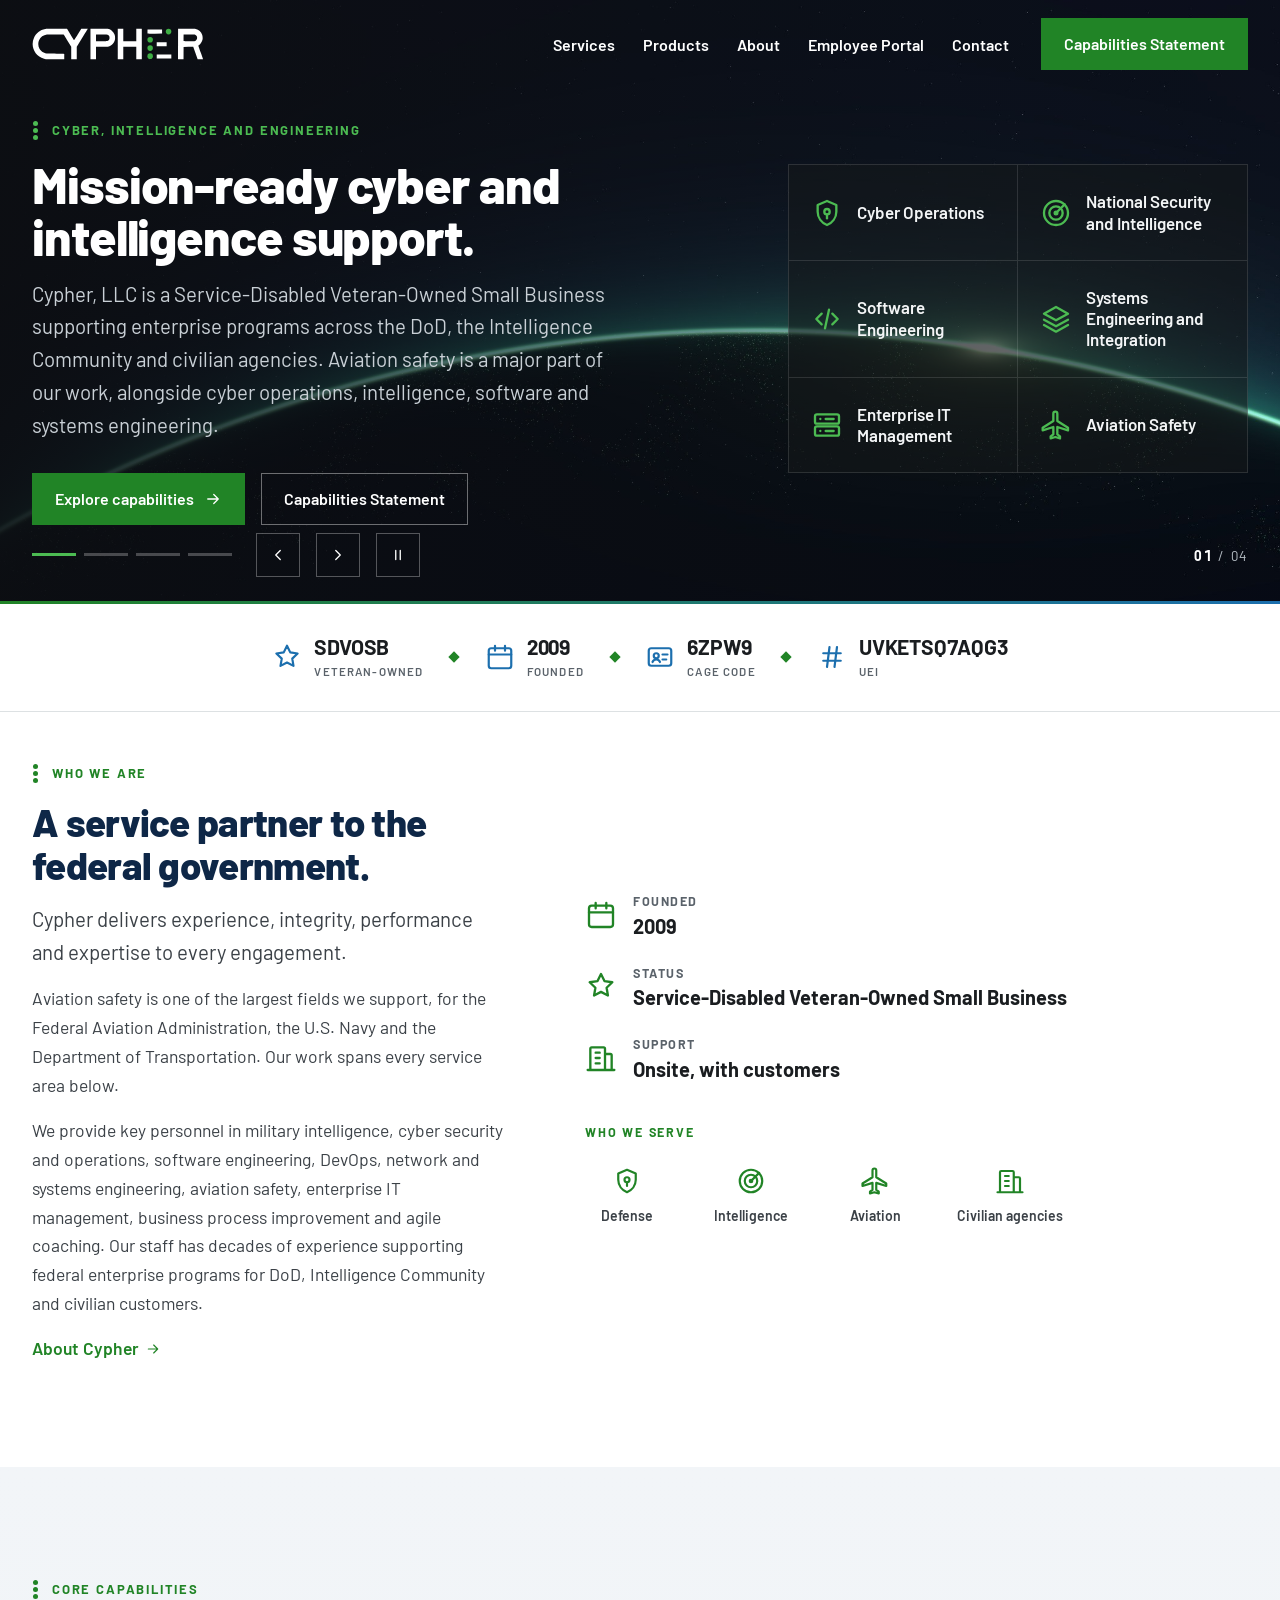
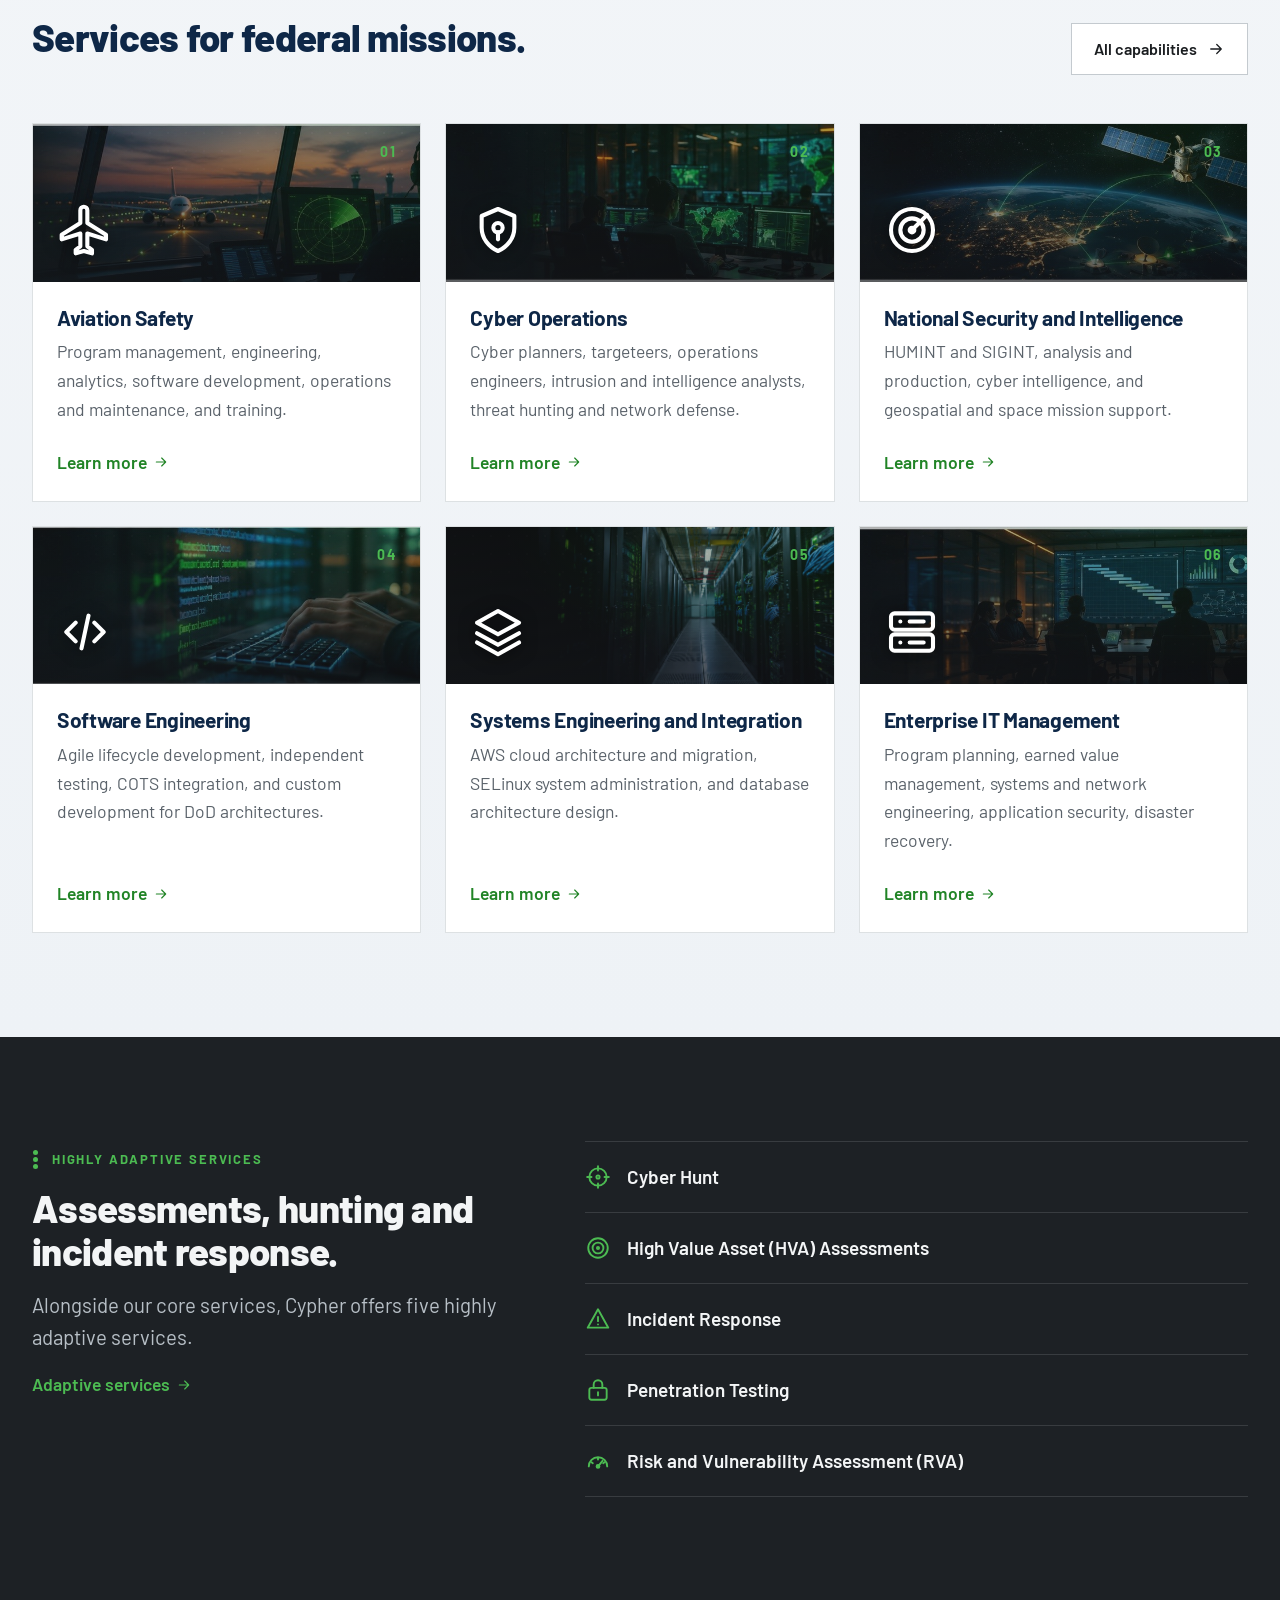
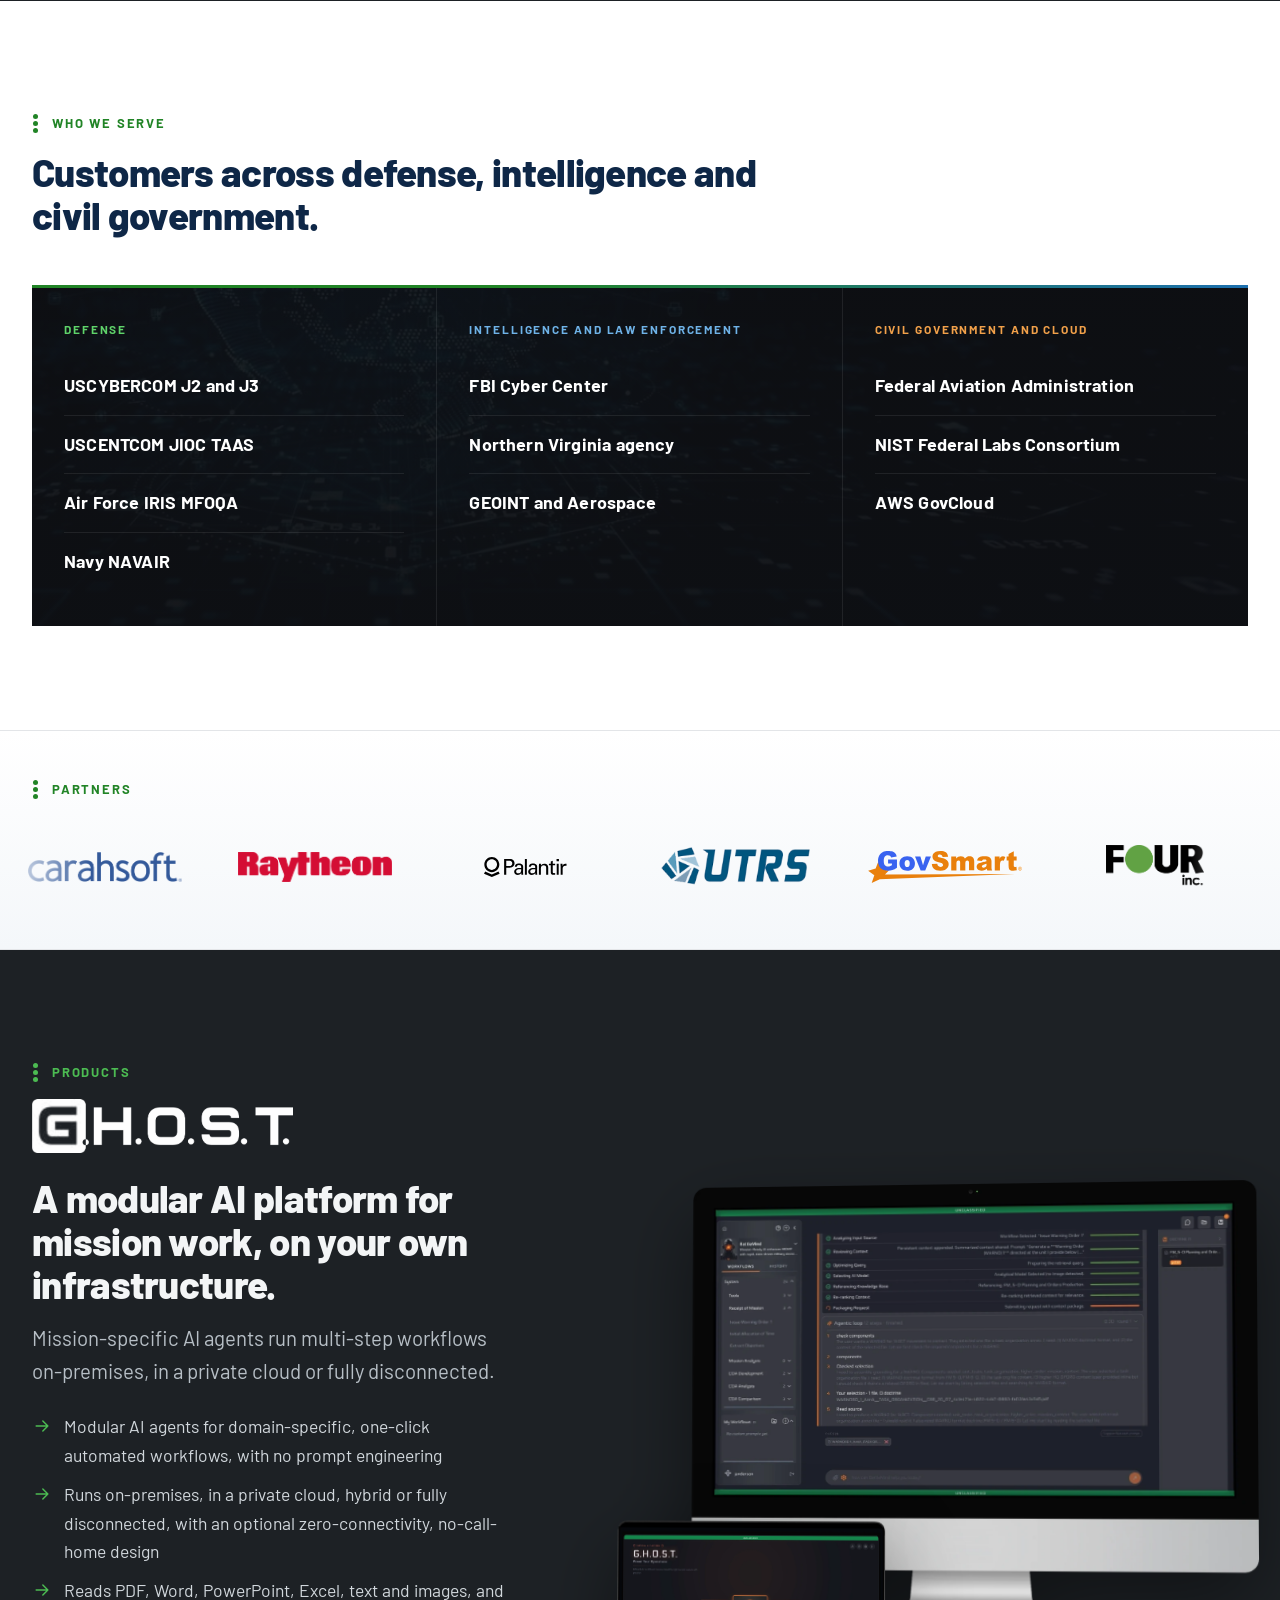
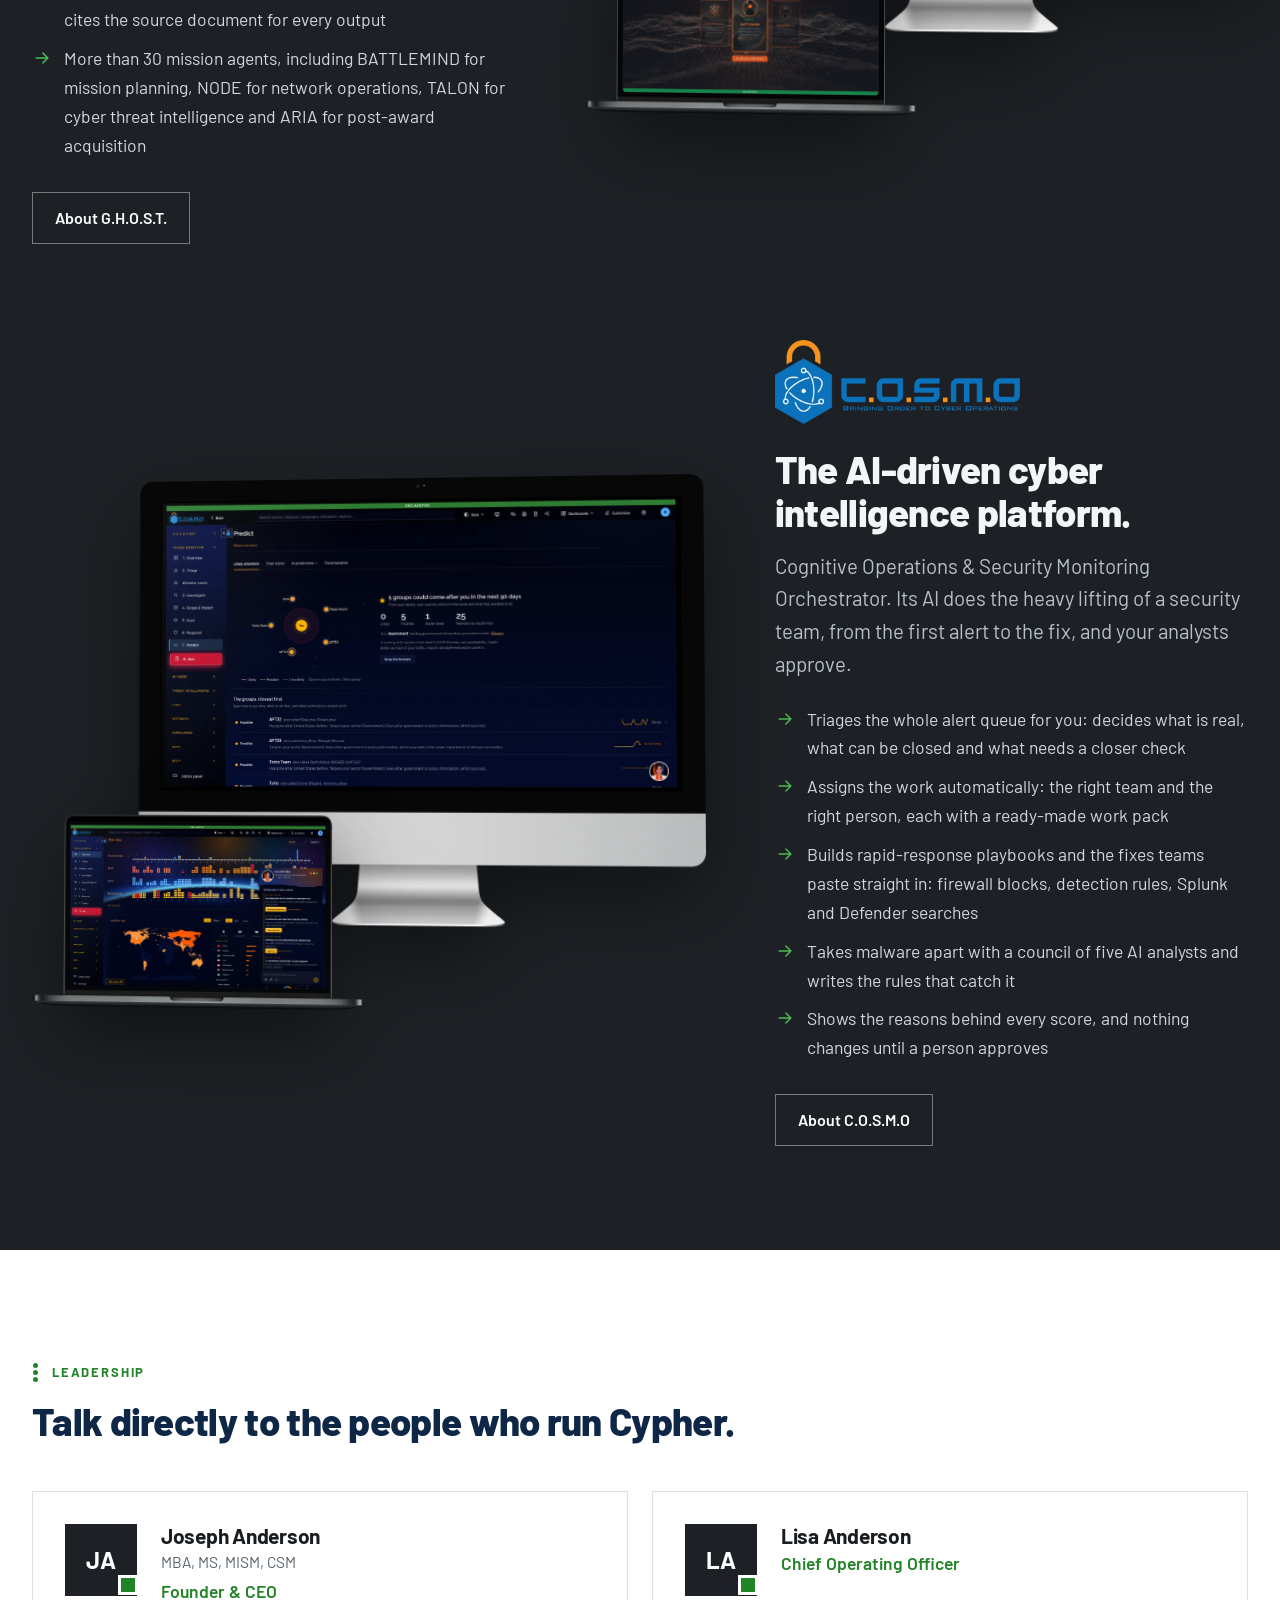
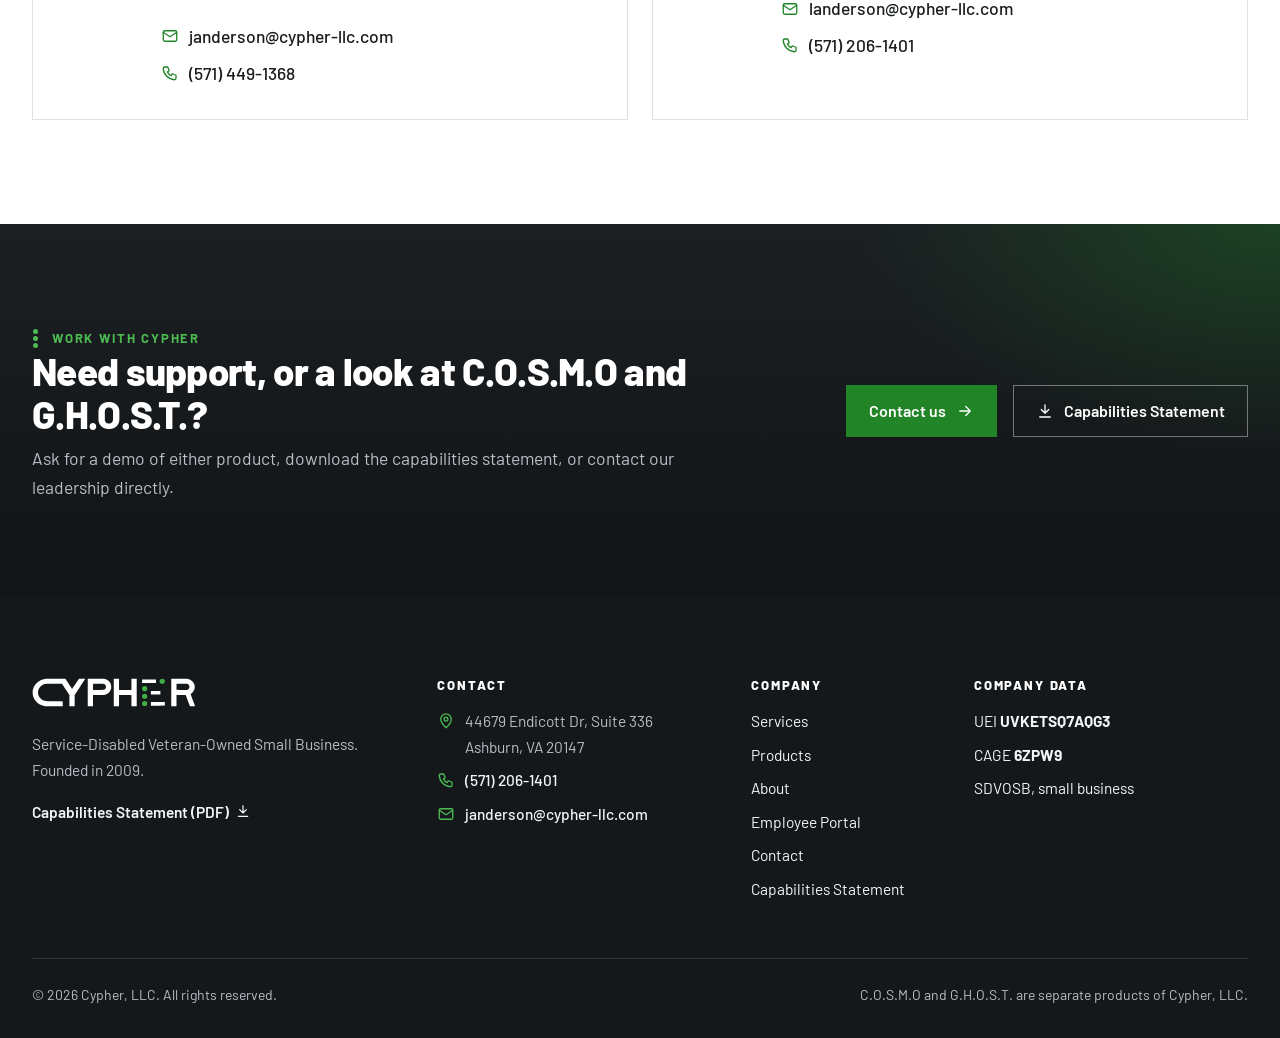
<file: index.html>
<!doctype html>
<html lang="en">
<head>
<meta charset="utf-8">
<meta name="viewport" content="width=device-width, initial-scale=1">
<title>Cypher, LLC | Cyber, intelligence and engineering services</title>
<meta name="description" content="Cypher, LLC is a Service-Disabled Veteran-Owned Small Business providing technical staff for cyber operations, intelligence, software and systems engineering. UEI UVKETSQ7AQG3, CAGE 6ZPW9.">
<meta name="theme-color" content="#15181b">
<link rel="icon" href="assets/img/favicon.svg" type="image/svg+xml">
<link rel="preload" href="assets/fonts/barlow-600.woff2" as="font" type="font/woff2" crossorigin>
<link rel="preload" href="assets/fonts/barlow-800.woff2" as="font" type="font/woff2" crossorigin>
<link rel="stylesheet" href="css/site.css?v=20261109u">
<script>(function(d){d.className+=" js";try{if(!matchMedia("(prefers-reduced-motion: reduce)").matches&&"IntersectionObserver" in window)d.className+=" motion"}catch(e){}})(document.documentElement);</script>
</head>
<body>
<a class="skip" href="#main">Skip to content</a>
<svg width="0" height="0" style="position:absolute" aria-hidden="true" focusable="false"><symbol id="i-shield" viewBox="0 0 24 24" fill="none" stroke="currentColor" stroke-width="1.75" stroke-linecap="round" stroke-linejoin="round"><path d="M12 3l7 3v5c0 4.5-3 8.3-7 10-4-1.7-7-5.5-7-10V6l7-3z"/><circle cx="12" cy="11" r="2"/><path d="M12 13v3"/></symbol><symbol id="i-radar" viewBox="0 0 24 24" fill="none" stroke="currentColor" stroke-width="1.75" stroke-linecap="round" stroke-linejoin="round"><circle cx="12" cy="12" r="9"/><circle cx="12" cy="12" r="5"/><path d="M12 12l6.5-6.5"/><circle cx="12" cy="12" r="1"/></symbol><symbol id="i-code" viewBox="0 0 24 24" fill="none" stroke="currentColor" stroke-width="1.75" stroke-linecap="round" stroke-linejoin="round"><path d="M8 8l-4 4 4 4M16 8l4 4-4 4M13.5 5l-3 14"/></symbol><symbol id="i-layers" viewBox="0 0 24 24" fill="none" stroke="currentColor" stroke-width="1.75" stroke-linecap="round" stroke-linejoin="round"><path d="M12 3l9 5-9 5-9-5 9-5z"/><path d="M3 12.5l9 5 9-5"/><path d="M3 16.5l9 5 9-5"/></symbol><symbol id="i-server" viewBox="0 0 24 24" fill="none" stroke="currentColor" stroke-width="1.75" stroke-linecap="round" stroke-linejoin="round"><rect x="3" y="4" width="18" height="7" rx="1.5"/><rect x="3" y="13" width="18" height="7" rx="1.5"/><path d="M7 7.5h.01M7 16.5h.01M11 7.5h6M11 16.5h6"/></symbol><symbol id="i-plane" viewBox="0 0 24 24" fill="none" stroke="currentColor" stroke-width="1.75" stroke-linecap="round" stroke-linejoin="round"><path d="M21 16v-2l-8-5V3.5a1.5 1.5 0 0 0-3 0V9l-8 5v2l8-2.5V19l-2 1.5V22l3.5-1 3.5 1v-1.5L13 19v-5.5l8 2.5z"/></symbol><symbol id="i-arrow" viewBox="0 0 24 24" fill="none" stroke="currentColor" stroke-width="1.75" stroke-linecap="round" stroke-linejoin="round"><path d="M5 12h14M13 6l6 6-6 6"/></symbol><symbol id="i-left" viewBox="0 0 24 24" fill="none" stroke="currentColor" stroke-width="1.75" stroke-linecap="round" stroke-linejoin="round"><path d="M15 6l-6 6 6 6"/></symbol><symbol id="i-right" viewBox="0 0 24 24" fill="none" stroke="currentColor" stroke-width="1.75" stroke-linecap="round" stroke-linejoin="round"><path d="M9 6l6 6-6 6"/></symbol><symbol id="i-pause" viewBox="0 0 24 24" fill="none" stroke="currentColor" stroke-width="1.75" stroke-linecap="round" stroke-linejoin="round"><path d="M9 6v12M15 6v12"/></symbol><symbol id="i-play" viewBox="0 0 24 24" fill="none" stroke="currentColor" stroke-width="1.75" stroke-linecap="round" stroke-linejoin="round"><path d="M8 5l11 7-11 7V5z"/></symbol><symbol id="i-phone" viewBox="0 0 24 24" fill="none" stroke="currentColor" stroke-width="1.75" stroke-linecap="round" stroke-linejoin="round"><path d="M5 4h4l2 5-2.5 1.5a11 11 0 0 0 5 5L15 13l5 2v4a2 2 0 0 1-2 2A16 16 0 0 1 3 6a2 2 0 0 1 2-2"/></symbol><symbol id="i-mail" viewBox="0 0 24 24" fill="none" stroke="currentColor" stroke-width="1.75" stroke-linecap="round" stroke-linejoin="round"><rect x="3" y="5" width="18" height="14" rx="2"/><path d="M3 7l9 6 9-6"/></symbol><symbol id="i-pin" viewBox="0 0 24 24" fill="none" stroke="currentColor" stroke-width="1.75" stroke-linecap="round" stroke-linejoin="round"><path d="M12 21s-7-6.2-7-11.5A7 7 0 0 1 19 9.5C19 14.8 12 21 12 21z"/><circle cx="12" cy="9.5" r="2.5"/></symbol><symbol id="i-download" viewBox="0 0 24 24" fill="none" stroke="currentColor" stroke-width="1.75" stroke-linecap="round" stroke-linejoin="round"><path d="M12 4v11M7 10l5 5 5-5M5 20h14"/></symbol><symbol id="i-star" viewBox="0 0 24 24" fill="none" stroke="currentColor" stroke-width="1.75" stroke-linecap="round" stroke-linejoin="round"><path d="M12 3l2.6 5.3 5.9.9-4.3 4.1 1 5.8L12 16.4l-5.2 2.7 1-5.8-4.3-4.1 5.9-.9L12 3z"/></symbol><symbol id="i-calendar" viewBox="0 0 24 24" fill="none" stroke="currentColor" stroke-width="1.75" stroke-linecap="round" stroke-linejoin="round"><rect x="3" y="5" width="18" height="16" rx="2"/><path d="M3 10h18M8 3v4M16 3v4"/></symbol><symbol id="i-id" viewBox="0 0 24 24" fill="none" stroke="currentColor" stroke-width="1.75" stroke-linecap="round" stroke-linejoin="round"><rect x="3" y="5" width="18" height="14" rx="2"/><circle cx="9" cy="11" r="2"/><path d="M6 16c.6-1.5 1.8-2 3-2s2.4.5 3 2M14 10h4M14 14h3"/></symbol><symbol id="i-hash" viewBox="0 0 24 24" fill="none" stroke="currentColor" stroke-width="1.75" stroke-linecap="round" stroke-linejoin="round"><path d="M5 9h14M5 15h14M10 4L8 20M16 4l-2 16"/></symbol><symbol id="i-award" viewBox="0 0 24 24" fill="none" stroke="currentColor" stroke-width="1.75" stroke-linecap="round" stroke-linejoin="round"><circle cx="12" cy="9" r="6"/><path d="M8.5 14L7 21l5-3 5 3-1.5-7"/></symbol><symbol id="i-lockshield" viewBox="0 0 24 24" fill="none" stroke="currentColor" stroke-width="1.75" stroke-linecap="round" stroke-linejoin="round"><path d="M12 3l7 3v5c0 4.5-3 8.3-7 10-4-1.7-7-5.5-7-10V6l7-3z"/><path d="M9 12l2 2 4-4"/></symbol><symbol id="i-crosshair" viewBox="0 0 24 24" fill="none" stroke="currentColor" stroke-width="1.75" stroke-linecap="round" stroke-linejoin="round"><circle cx="12" cy="12" r="8"/><path d="M12 2v4M12 18v4M2 12h4M18 12h4"/><circle cx="12" cy="12" r="1.5"/></symbol><symbol id="i-target" viewBox="0 0 24 24" fill="none" stroke="currentColor" stroke-width="1.75" stroke-linecap="round" stroke-linejoin="round"><circle cx="12" cy="12" r="9"/><circle cx="12" cy="12" r="5"/><circle cx="12" cy="12" r="1"/></symbol><symbol id="i-alert" viewBox="0 0 24 24" fill="none" stroke="currentColor" stroke-width="1.75" stroke-linecap="round" stroke-linejoin="round"><path d="M12 3l9.5 17h-19L12 3z"/><path d="M12 10v4M12 17h.01"/></symbol><symbol id="i-lock" viewBox="0 0 24 24" fill="none" stroke="currentColor" stroke-width="1.75" stroke-linecap="round" stroke-linejoin="round"><rect x="4" y="10" width="16" height="11" rx="2"/><path d="M8 10V7a4 4 0 0 1 8 0v3M12 14v3"/></symbol><symbol id="i-gauge" viewBox="0 0 24 24" fill="none" stroke="currentColor" stroke-width="1.75" stroke-linecap="round" stroke-linejoin="round"><path d="M3.5 17A8.5 8.5 0 0 1 20.5 17"/><path d="M12 17l4.2-5.2"/><circle cx="12" cy="17" r="1.3"/><path d="M6 13.2l1.2.8M12 9.2v1.4M18 13.2l-1.2.8"/></symbol><symbol id="i-menu" viewBox="0 0 24 24" fill="none" stroke="currentColor" stroke-width="1.75" stroke-linecap="round" stroke-linejoin="round"><path d="M4 7h16M4 12h16M4 17h16"/></symbol><symbol id="i-external" viewBox="0 0 24 24" fill="none" stroke="currentColor" stroke-width="1.75" stroke-linecap="round" stroke-linejoin="round"><path d="M14 4h6v6M20 4l-9 9M18 14v5a1 1 0 0 1-1 1H5a1 1 0 0 1-1-1V7a1 1 0 0 1 1-1h5"/></symbol><symbol id="i-bag" viewBox="0 0 24 24" fill="none" stroke="currentColor" stroke-width="1.75" stroke-linecap="round" stroke-linejoin="round"><path d="M5 8h14l-1.5 12h-11L5 8z"/><path d="M9 8V6a3 3 0 0 1 6 0v2"/></symbol><symbol id="i-quote" viewBox="0 0 24 24" fill="none" stroke="currentColor" stroke-width="1.75" stroke-linecap="round" stroke-linejoin="round"><path d="M10 7H6a2 2 0 0 0-2 2v3h5v5H4v-5M20 7h-4a2 2 0 0 0-2 2v3h5v5h-5v-5"/></symbol><symbol id="i-building" viewBox="0 0 24 24" fill="none" stroke="currentColor" stroke-width="1.75" stroke-linecap="round" stroke-linejoin="round"><path d="M4 21V5a1 1 0 0 1 1-1h9a1 1 0 0 1 1 1v16M15 9h4a1 1 0 0 1 1 1v11M2 21h20M8 8h3M8 12h3M8 16h3"/></symbol></svg>

<!-- ===== HEADER (the same block is repeated on every page) ===== -->
<header class="site-header">
  <div class="wrap">
    <a class="brand" href="index.html" aria-label="Cypher, LLC home">
      <img class="light-logo" src="assets/img/cypher-logo-white.svg" width="1430" height="260" alt="Cypher">
      <img class="dark-logo" src="assets/img/cypher-logo.svg" width="1430" height="260" alt="" aria-hidden="true">
    </a>
    <button class="menu-btn" type="button" aria-expanded="false" aria-controls="site-nav"><svg class="" aria-hidden="true" focusable="false"><use href="#i-menu"/></svg>Menu</button>
    <nav class="nav" id="site-nav" aria-label="Main">
      <ul>
        <li><a href="services.html">Services</a></li>
        <li><a href="products.html">Products</a></li>
        <li><a href="about.html">About</a></li>
        <li><a href="employee-portal.html">Employee Portal</a></li>
        <li><a href="contact.html">Contact</a></li>
      </ul>
      <a class="btn btn-primary" href="capabilities.html">Capabilities Statement</a>
    </nav>
  </div>
</header>
<main id="main">
  <section class="hero slider" aria-roledescription="carousel" aria-label="Cypher at a glance">
    <div class="bg bg-photo kb"></div><div class="bg bg-glow"></div>
    <div class="slides">
      <div class="slide is-active" role="group" aria-roledescription="slide" aria-label="1 of 4">
        <div class="wrap">
          <div class="copy">
            <p class="eyebrow">Cyber, intelligence and engineering</p>
            <h1 class="title">Mission-ready cyber and intelligence support.</h1>
            <p class="lead">Cypher, LLC is a Service-Disabled Veteran-Owned Small Business supporting enterprise programs across the DoD, the Intelligence Community and civilian agencies. Aviation safety is a major part of our work, alongside cyber operations, intelligence, software and systems engineering.</p>
            <div class="btn-row"><a class="btn btn-primary" href="services.html">Explore capabilities <svg class="" aria-hidden="true" focusable="false"><use href="#i-arrow"/></svg></a><a class="btn btn-outline" href="capabilities.html">Capabilities Statement</a></div>
          </div>
          <div class="visual"><ul class="areas-visual" aria-label="Service areas"><li><svg class="" aria-hidden="true" focusable="false"><use href="#i-shield"/></svg>Cyber Operations</li><li><svg class="" aria-hidden="true" focusable="false"><use href="#i-radar"/></svg>National Security and Intelligence</li><li><svg class="" aria-hidden="true" focusable="false"><use href="#i-code"/></svg>Software Engineering</li><li><svg class="" aria-hidden="true" focusable="false"><use href="#i-layers"/></svg>Systems Engineering and Integration</li><li><svg class="" aria-hidden="true" focusable="false"><use href="#i-server"/></svg>Enterprise IT Management</li><li><svg class="" aria-hidden="true" focusable="false"><use href="#i-plane"/></svg>Aviation Safety</li></ul></div>
        </div>
      </div>
      <div class="slide" role="group" aria-roledescription="slide" aria-label="2 of 4">
        <div class="wrap">
          <div class="copy">
            <p class="eyebrow">Our people</p>
            <h2 class="title">Experienced engineers, onsite with you.</h2>
            <p class="lead">Our technical staff supports customers onsite, with decades of experience on federal enterprise programs.</p>
            <div class="btn-row"><a class="btn btn-primary" href="contact.html">Talk to us <svg class="" aria-hidden="true" focusable="false"><use href="#i-arrow"/></svg></a><a class="btn btn-outline" href="about.html#leadership">Meet our leadership</a></div>
          </div>
          <div class="visual">
            <div class="stat-visual">
              <span class="num">2009</span>
              <p>founded, supporting customers onsite</p>
              <ul><li>DoD</li><li>Intelligence Community</li><li>Civilian agencies</li></ul>
            </div>
          </div>
        </div>
      </div>
      <div class="slide" role="group" aria-roledescription="slide" aria-label="3 of 4">
        <div class="wrap">
          <div class="copy">
            <p class="eyebrow">Our products</p>
            <h2 class="title">G.H.O.S.T.: mission AI agents on your own infrastructure.</h2>
            <p class="lead">A modular agentic AI platform that runs on-premises, in a private cloud or fully disconnected, so data never leaves your environment.</p>
            <div class="btn-row"><a class="btn btn-primary" href="products.html#ghost">About G.H.O.S.T. <svg class="" aria-hidden="true" focusable="false"><use href="#i-arrow"/></svg></a><a class="btn btn-outline" href="contact.html">Ask for a demo</a></div>
          </div>
          <div class="visual"><div class="duo"><figure class="device monitor mocked"><img src="assets/img/mock/ghost-battlemind-imac.webp?v=20261103g" loading="lazy" alt="G.H.O.S.T. BattleMind running a Warning Order workflow, with the agentic loop showing each step"></figure><figure class="device laptop mocked"><img src="assets/img/mock/ghost-home-macbook.webp?v=20261103g" loading="lazy" alt="G.H.O.S.T. home screen offering a choice of AI models"></figure></div></div>
        </div>
      </div>
      <div class="slide" role="group" aria-roledescription="slide" aria-label="4 of 4">
        <div class="wrap">
          <div class="copy">
            <p class="eyebrow">Our products</p>
            <h2 class="title">C.O.S.M.O: our threat-operations platform.</h2>
            <p class="lead">The AI-driven cyber intelligence platform. It triages every alert, takes malware apart, assigns the work and writes the response playbooks. Your analysts approve.</p>
            <div class="btn-row"><a class="btn btn-primary" href="products.html#cosmo">About C.O.S.M.O <svg class="" aria-hidden="true" focusable="false"><use href="#i-arrow"/></svg></a><a class="btn btn-outline" href="contact.html">Ask for a demo</a></div>
          </div>
          <div class="visual"><div class="duo"><figure class="device monitor mocked"><img src="assets/img/mock/cosmo-triage-imac.webp?v=20261110a" loading="lazy" alt="C.O.S.M.O Triage screen ranking alerts"></figure><figure class="device laptop mocked"><img src="assets/img/mock/cosmo-overview-macbook.webp?v=20261110a" loading="lazy" alt="C.O.S.M.O Overview screen with live threat map"></figure></div></div>
        </div>
      </div>
    </div>
    <div class="slider-ui">
      <div class="wrap">
        <div class="dots-nav"></div>
        <button class="icon-btn" type="button" data-prev aria-label="Previous slide"><svg class="" aria-hidden="true" focusable="false"><use href="#i-left"/></svg></button>
        <button class="icon-btn" type="button" data-next aria-label="Next slide"><svg class="" aria-hidden="true" focusable="false"><use href="#i-right"/></svg></button>
        <button class="icon-btn" type="button" data-play aria-label="Pause slideshow"><span class="i-pause"><svg class="" aria-hidden="true" focusable="false"><use href="#i-pause"/></svg></span><span class="i-play" style="display:none"><svg class="" aria-hidden="true" focusable="false"><use href="#i-play"/></svg></span></button>
        <span class="slide-count" aria-hidden="true"><b>01</b> / 04</span>
      </div>
    </div>
  </section>

  <section class="creds" aria-label="Company facts">
    <div class="wrap">
      <ul data-stagger>
        <li><svg class="" aria-hidden="true" focusable="false"><use href="#i-star"/></svg><div><b>SDVOSB</b><span>Veteran-owned</span></div></li>
        <li><svg class="" aria-hidden="true" focusable="false"><use href="#i-calendar"/></svg><div><b data-count="2009" data-from="1980">2009</b><span>Founded</span></div></li>
        <li><svg class="" aria-hidden="true" focusable="false"><use href="#i-id"/></svg><div><b>6ZPW9</b><span>CAGE code</span></div></li>
        <li><svg class="" aria-hidden="true" focusable="false"><use href="#i-hash"/></svg><div><b>UVKETSQ7AQG3</b><span>UEI</span></div></li>
      </ul>
    </div>
  </section>

  <section class="section">
    <div class="wrap split">
      <div class="reveal">
        <p class="eyebrow">Who we are</p>
        <h2>A service partner to the federal government.</h2>
        <p class="lead">Cypher delivers experience, integrity, performance and expertise to every engagement.</p>
        <p>Aviation safety is one of the largest fields we support, for the Federal Aviation Administration, the U.S. Navy and the Department of Transportation. Our work spans every service area below.</p>
        <p>We provide key personnel in military intelligence, cyber security and operations, software engineering, DevOps, network and systems engineering, aviation safety, enterprise IT management, business process improvement and agile coaching. Our staff has decades of experience supporting federal enterprise programs for DoD, Intelligence Community and civilian customers.</p>
        <a class="more" href="about.html">About Cypher <svg class="" aria-hidden="true" focusable="false"><use href="#i-arrow"/></svg></a>
      </div>
      <div class="who-facts" data-stagger>
        <ul class="wf-list">
          <li><svg aria-hidden="true" focusable="false"><use href="#i-calendar"/></svg><div><span>Founded</span><b>2009</b></div></li>
          <li><svg aria-hidden="true" focusable="false"><use href="#i-star"/></svg><div><span>Status</span><b>Service-Disabled Veteran-Owned Small Business</b></div></li>
          <li><svg aria-hidden="true" focusable="false"><use href="#i-building"/></svg><div><span>Support</span><b>Onsite, with customers</b></div></li>
        </ul>
        <p class="wf-h">Who we serve</p>
        <ul class="wf-sectors">
          <li><svg aria-hidden="true" focusable="false"><use href="#i-shield"/></svg><span>Defense</span></li>
          <li><svg aria-hidden="true" focusable="false"><use href="#i-radar"/></svg><span>Intelligence</span></li>
          <li><svg aria-hidden="true" focusable="false"><use href="#i-plane"/></svg><span>Aviation</span></li>
          <li><svg aria-hidden="true" focusable="false"><use href="#i-building"/></svg><span>Civilian agencies</span></li>
        </ul>
      </div>
    </div>
  </section>

  <section class="section tint" id="capabilities">
    <div class="wrap">
      <div class="head-row">
        <div class="head reveal">
          <p class="eyebrow">Core capabilities</p>
          <h2>Services for federal missions.</h2>
        </div>
        <a class="btn btn-outline reveal" href="services.html">All capabilities <svg class="" aria-hidden="true" focusable="false"><use href="#i-arrow"/></svg></a>
      </div>
      <div class="cards" data-stagger>
        <a class="card" href="services.html#aviation">
          <div class="art"><div class="fill"></div><svg class="ico" aria-hidden="true" focusable="false"><use href="#i-plane"/></svg><span class="no">01</span></div>
          <div class="body"><h3>Aviation Safety</h3><p>Program management, engineering, analytics, software development, operations and maintenance, and training.</p><span class="more">Learn more <svg class="" aria-hidden="true" focusable="false"><use href="#i-arrow"/></svg></span></div>
        </a>
        <a class="card" href="services.html#cyber">
          <div class="art"><div class="fill"></div><svg class="ico" aria-hidden="true" focusable="false"><use href="#i-shield"/></svg><span class="no">02</span></div>
          <div class="body"><h3>Cyber Operations</h3><p>Cyber planners, targeteers, operations engineers, intrusion and intelligence analysts, threat hunting and network defense.</p><span class="more">Learn more <svg class="" aria-hidden="true" focusable="false"><use href="#i-arrow"/></svg></span></div>
        </a>
        <a class="card" href="services.html#intel">
          <div class="art"><div class="fill"></div><svg class="ico" aria-hidden="true" focusable="false"><use href="#i-radar"/></svg><span class="no">03</span></div>
          <div class="body"><h3>National Security and Intelligence</h3><p>HUMINT and SIGINT, analysis and production, cyber intelligence, and geospatial and space mission support.</p><span class="more">Learn more <svg class="" aria-hidden="true" focusable="false"><use href="#i-arrow"/></svg></span></div>
        </a>
        <a class="card" href="services.html#software">
          <div class="art"><div class="fill"></div><svg class="ico" aria-hidden="true" focusable="false"><use href="#i-code"/></svg><span class="no">04</span></div>
          <div class="body"><h3>Software Engineering</h3><p>Agile lifecycle development, independent testing, COTS integration, and custom development for DoD architectures.</p><span class="more">Learn more <svg class="" aria-hidden="true" focusable="false"><use href="#i-arrow"/></svg></span></div>
        </a>
        <a class="card" href="services.html#systems">
          <div class="art"><div class="fill"></div><svg class="ico" aria-hidden="true" focusable="false"><use href="#i-layers"/></svg><span class="no">05</span></div>
          <div class="body"><h3>Systems Engineering and Integration</h3><p>AWS cloud architecture and migration, SELinux system administration, and database architecture design.</p><span class="more">Learn more <svg class="" aria-hidden="true" focusable="false"><use href="#i-arrow"/></svg></span></div>
        </a>
        <a class="card" href="services.html#enterprise">
          <div class="art"><div class="fill"></div><svg class="ico" aria-hidden="true" focusable="false"><use href="#i-server"/></svg><span class="no">06</span></div>
          <div class="body"><h3>Enterprise IT Management</h3><p>Program planning, earned value management, systems and network engineering, application security, disaster recovery.</p><span class="more">Learn more <svg class="" aria-hidden="true" focusable="false"><use href="#i-arrow"/></svg></span></div>
        </a>
      </div>
    </div>
  </section>

  <section class="section dark">
    <div class="wrap split">
      <div class="reveal">
        <p class="eyebrow">Highly adaptive services</p>
        <h2>Assessments, hunting and incident response.</h2>
        <p class="lead">Alongside our core services, Cypher offers five highly adaptive services.</p>
        <a class="more" href="services.html#adaptive">Adaptive services <svg class="" aria-hidden="true" focusable="false"><use href="#i-arrow"/></svg></a>
      </div>
      <ul class="svc-list" data-stagger><li><svg class="" aria-hidden="true" focusable="false"><use href="#i-crosshair"/></svg>Cyber Hunt</li><li><svg class="" aria-hidden="true" focusable="false"><use href="#i-target"/></svg>High Value Asset (HVA) Assessments</li><li><svg class="" aria-hidden="true" focusable="false"><use href="#i-alert"/></svg>Incident Response</li><li><svg class="" aria-hidden="true" focusable="false"><use href="#i-lock"/></svg>Penetration Testing</li><li><svg class="" aria-hidden="true" focusable="false"><use href="#i-gauge"/></svg>Risk and Vulnerability Assessment (RVA)</li></ul>
    </div>
  </section>

  <section class="section">
    <div class="wrap">
      <div class="head reveal">
        <p class="eyebrow">Who we serve</p>
        <h2>Customers across defense, intelligence and civil government.</h2>
      </div>
      <div class="agencies"><div class="ag-col reveal"><p class="ag-h">Defense</p><ul><li>USCYBERCOM J2 and J3</li><li>USCENTCOM JIOC TAAS</li><li>Air Force IRIS MFOQA</li><li>Navy NAVAIR</li></ul></div><div class="ag-col reveal"><p class="ag-h">Intelligence and law enforcement</p><ul><li>FBI Cyber Center</li><li>Northern Virginia agency</li><li>GEOINT and Aerospace</li></ul></div><div class="ag-col reveal"><p class="ag-h">Civil government and cloud</p><ul><li>Federal Aviation Administration</li><li>NIST Federal Labs Consortium</li><li>AWS GovCloud</li></ul></div></div>
    </div>
  </section>
<section class="logo-band" aria-labelledby="logos-h">
  <div class="wrap">
    <p class="eyebrow" id="logos-h">Partners</p>
  </div>
  <div class="marquee"><div class="marquee-track">
    <ul class="logos"><li><img src="assets/img/partners/carahsoft.png" alt="Carahsoft" height="44" loading="lazy"></li><li><img src="assets/img/partners/raytheon.png" alt="Raytheon" height="44" loading="lazy"></li><li><img src="assets/img/partners/palantir.svg" alt="Palantir" height="44" loading="lazy"></li><li><img src="assets/img/partners/utrs.png" alt="UTRS" height="44" loading="lazy"></li><li><img src="assets/img/partners/govsmart.svg" alt="GovSmart" height="44" loading="lazy"></li><li><img src="assets/img/partners/four-inc.png" alt="Four Inc." height="44" loading="lazy"></li><li class="tall"><img src="assets/img/partners/product-knowledge.png" alt="Product Knowledge" height="44" loading="lazy"></li></ul>
    <ul class="logos" aria-hidden="true"><li><img src="assets/img/partners/carahsoft.png" alt="" height="44" loading="lazy"></li><li><img src="assets/img/partners/raytheon.png" alt="" height="44" loading="lazy"></li><li><img src="assets/img/partners/palantir.svg" alt="" height="44" loading="lazy"></li><li><img src="assets/img/partners/utrs.png" alt="" height="44" loading="lazy"></li><li><img src="assets/img/partners/govsmart.svg" alt="" height="44" loading="lazy"></li><li><img src="assets/img/partners/four-inc.png" alt="" height="44" loading="lazy"></li><li class="tall"><img src="assets/img/partners/product-knowledge.png" alt="" height="44" loading="lazy"></li></ul>
    <ul class="logos" aria-hidden="true"><li><img src="assets/img/partners/carahsoft.png" alt="" height="44" loading="lazy"></li><li><img src="assets/img/partners/raytheon.png" alt="" height="44" loading="lazy"></li><li><img src="assets/img/partners/palantir.svg" alt="" height="44" loading="lazy"></li><li><img src="assets/img/partners/utrs.png" alt="" height="44" loading="lazy"></li><li><img src="assets/img/partners/govsmart.svg" alt="" height="44" loading="lazy"></li><li><img src="assets/img/partners/four-inc.png" alt="" height="44" loading="lazy"></li><li class="tall"><img src="assets/img/partners/product-knowledge.png" alt="" height="44" loading="lazy"></li></ul>
  </div></div>
</section>

  <section class="section dark" id="products">
    <div class="wrap">
      <div class="product">
        <div class="copy reveal">
          <p class="eyebrow">Products</p>
          <img class="mark" src="assets/img/ghost-logo-white.png" width="735" height="152" alt="G.H.O.S.T.">
          <h2>A modular AI platform for mission work, on your own infrastructure.</h2>
          <p class="lead">Mission-specific AI agents run multi-step workflows on-premises, in a private cloud or fully disconnected.</p>
          <ul class="checks"><li><svg class="" aria-hidden="true" focusable="false"><use href="#i-arrow"/></svg>Modular AI agents for domain-specific, one-click automated workflows, with no prompt engineering</li><li><svg class="" aria-hidden="true" focusable="false"><use href="#i-arrow"/></svg>Runs on-premises, in a private cloud, hybrid or fully disconnected, with an optional zero-connectivity, no-call-home design</li><li><svg class="" aria-hidden="true" focusable="false"><use href="#i-arrow"/></svg>Reads PDF, Word, PowerPoint, Excel, text and images, and cites the source document for every output</li><li><svg class="" aria-hidden="true" focusable="false"><use href="#i-arrow"/></svg>More than 30 mission agents, including BATTLEMIND for mission planning, NODE for network operations, TALON for cyber threat intelligence and ARIA for post-award acquisition</li></ul>
          <div class="btn-row"><a class="btn btn-outline" href="products.html#ghost">About G.H.O.S.T.</a></div>
        </div>
        <div class="tilt-in"><div class="duo"><figure class="device monitor mocked"><img src="assets/img/mock/ghost-battlemind-imac.webp?v=20261103g" loading="lazy" alt="G.H.O.S.T. BattleMind running a Warning Order workflow, with the agentic loop showing each step"></figure><figure class="device laptop mocked"><img src="assets/img/mock/ghost-home-macbook.webp?v=20261103g" loading="lazy" alt="G.H.O.S.T. home screen offering a choice of AI models"></figure></div></div>
      </div>
      <div class="product flip">
        <div class="copy reveal">
          <img class="mark" src="assets/img/cosmo-horizontal.png" width="700" height="240" alt="C.O.S.M.O, Bringing Order to Cyber Operations">
          <h2>The AI-driven cyber intelligence platform.</h2>
          <p class="lead">Cognitive Operations &amp; Security Monitoring Orchestrator. Its AI does the heavy lifting of a security team, from the first alert to the fix, and your analysts approve.</p>
          <ul class="checks"><li><svg class="" aria-hidden="true" focusable="false"><use href="#i-arrow"/></svg>Triages the whole alert queue for you: decides what is real, what can be closed and what needs a closer check</li><li><svg class="" aria-hidden="true" focusable="false"><use href="#i-arrow"/></svg>Assigns the work automatically: the right team and the right person, each with a ready-made work pack</li><li><svg class="" aria-hidden="true" focusable="false"><use href="#i-arrow"/></svg>Builds rapid-response playbooks and the fixes teams paste straight in: firewall blocks, detection rules, Splunk and Defender searches</li><li><svg class="" aria-hidden="true" focusable="false"><use href="#i-arrow"/></svg>Takes malware apart with a council of five AI analysts and writes the rules that catch it</li><li><svg class="" aria-hidden="true" focusable="false"><use href="#i-arrow"/></svg>Shows the reasons behind every score, and nothing changes until a person approves</li></ul>
          <div class="btn-row"><a class="btn btn-outline" href="products.html#cosmo">About C.O.S.M.O</a></div>
        </div>
        <div class="tilt-in"><div class="duo"><figure class="device monitor mocked"><img src="assets/img/mock/cosmo-predict-imac.webp?v=20261110a" loading="lazy" alt="C.O.S.M.O Predict screen listing the groups most likely to come next"></figure><figure class="device laptop mocked"><img src="assets/img/mock/cosmo-overview-macbook.webp?v=20261110a" loading="lazy" alt="C.O.S.M.O Overview screen with live threat map and workflow"></figure></div></div>
      </div>
    </div>
  </section>

  

  <section class="section" id="leadership">
    <div class="wrap">
      <div class="head reveal">
        <p class="eyebrow">Leadership</p>
        <h2>Talk directly to the people who run Cypher.</h2>
      </div>
      <div class="people" data-stagger>
        <article class="person">
          <div class="initials" aria-hidden="true">JA</div>
          <div>
            <h3>Joseph Anderson</h3>
            <p class="cred">MBA, MS, MISM, CSM</p>
            <p class="role">Founder &amp; CEO</p>
            <div class="lines">
              <a href="mailto:janderson@cypher-llc.com"><svg class="" aria-hidden="true" focusable="false"><use href="#i-mail"/></svg>janderson@cypher-llc.com</a>
              <a href="tel:+15714491368"><svg class="" aria-hidden="true" focusable="false"><use href="#i-phone"/></svg>(571) 449-1368</a>
            </div>
          </div>
        </article>
        <article class="person">
          <div class="initials" aria-hidden="true">LA</div>
          <div>
            <h3>Lisa Anderson</h3>
                        <p class="role">Chief Operating Officer</p>
            <div class="lines">
              <a href="mailto:landerson@cypher-llc.com"><svg class="" aria-hidden="true" focusable="false"><use href="#i-mail"/></svg>landerson@cypher-llc.com</a>
              <a href="tel:+15712061401"><svg class="" aria-hidden="true" focusable="false"><use href="#i-phone"/></svg>(571) 206-1401</a>
            </div>
          </div>
        </article>
      </div>
    </div>
  </section>

  <section class="cta">
    <div class="bg bg-glow"></div>
    <div class="wrap">
      <div class="reveal">
        <p class="eyebrow">Work with Cypher</p>
        <h2>Need support, or a look at C.O.S.M.O and G.H.O.S.T.?</h2>
        <p>Ask for a demo of either product, download the capabilities statement, or contact our leadership directly.</p>
      </div>
      <div class="btn-row reveal" style="--i:1">
        <a class="btn btn-primary" href="contact.html">Contact us <svg class="" aria-hidden="true" focusable="false"><use href="#i-arrow"/></svg></a>
        <a class="btn btn-outline" href="assets/Cypher-Capabilities-Statement.pdf?v=20261102k"><svg class="" aria-hidden="true" focusable="false"><use href="#i-download"/></svg> Capabilities Statement</a>
      </div>
    </div>
  </section>
</main>

<!-- ===== FOOTER (the same block is repeated on every page) ===== -->
<footer class="site-footer">
  <div class="wrap">
    <div class="top">
      <div>
        <img class="logo" src="assets/img/cypher-logo-white.svg" width="1430" height="260" alt="Cypher">
        <p>Service-Disabled Veteran-Owned Small Business. Founded in 2009.</p>
        <p><a class="more" href="assets/Cypher-Capabilities-Statement.pdf?v=20261102k">Capabilities Statement (PDF) <svg class="" aria-hidden="true" focusable="false"><use href="#i-download"/></svg></a></p>
      </div>
      <div>
        <h2>Contact</h2>
        <ul class="lines">
          <li><svg class="" aria-hidden="true" focusable="false"><use href="#i-pin"/></svg><span>44679 Endicott Dr, Suite 336<br>Ashburn, VA 20147</span></li>
          <li><svg class="" aria-hidden="true" focusable="false"><use href="#i-phone"/></svg><a href="tel:+15712061401">(571) 206-1401</a></li>
          <li><svg class="" aria-hidden="true" focusable="false"><use href="#i-mail"/></svg><a href="mailto:janderson@cypher-llc.com">janderson@cypher-llc.com</a></li>
        </ul>
      </div>
      <div>
        <h2>Company</h2>
        <ul>
          <li><a href="services.html">Services</a></li>
          <li><a href="products.html">Products</a></li>
          <li><a href="about.html">About</a></li>
          <li><a href="employee-portal.html">Employee Portal</a></li>
          <li><a href="contact.html">Contact</a></li>
          <li><a href="capabilities.html">Capabilities Statement</a></li>
        </ul>
      </div>
      <div>
        <h2>Company data</h2>
        <ul class="codes">
          <li>UEI <b>UVKETSQ7AQG3</b></li>
          <li>CAGE <b>6ZPW9</b></li>
          <li>SDVOSB, small business</li>
        </ul>
      </div>
    </div>
    <div class="bottom"><span>&copy; 2026 Cypher, LLC. All rights reserved.</span><span>C.O.S.M.O and G.H.O.S.T. are separate products of Cypher, LLC.</span></div>
  </div>
</footer>
<script src="js/site.js?v=20261102k"></script>
</body>
</html>
</file>
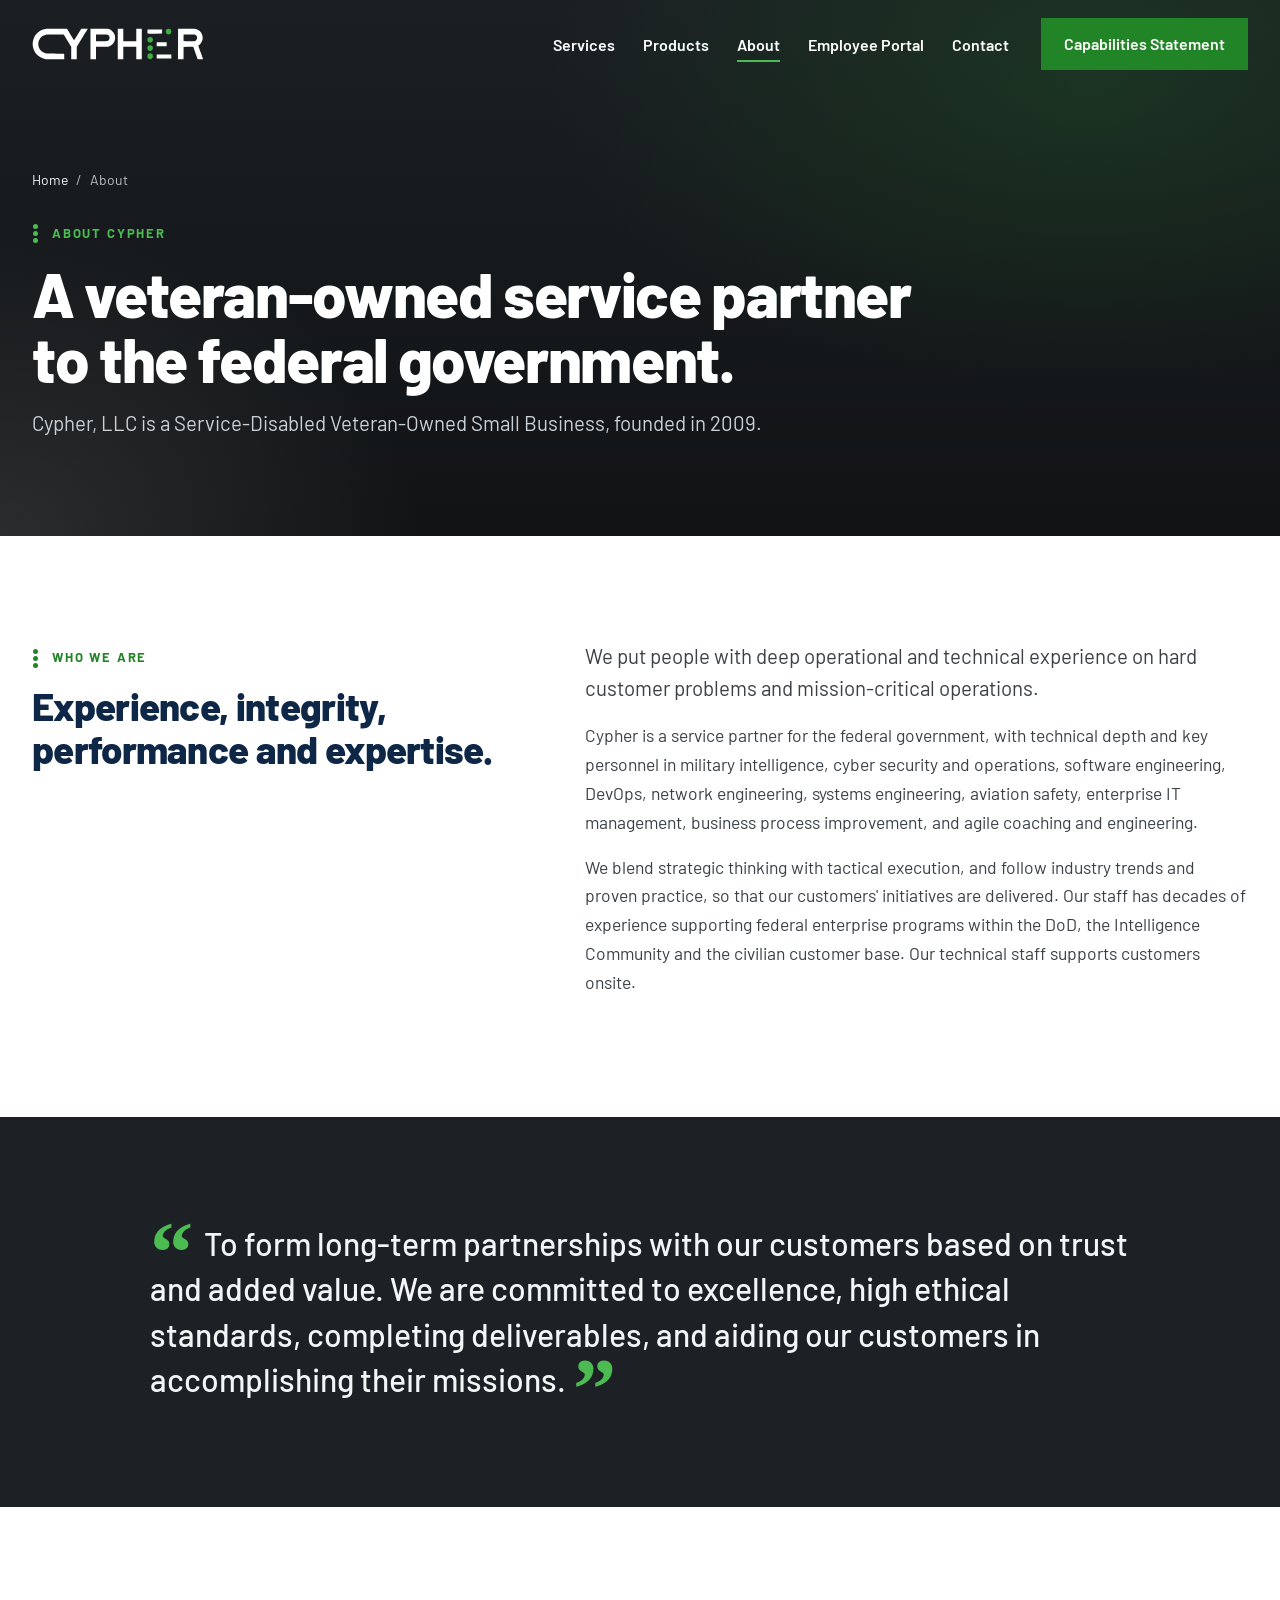
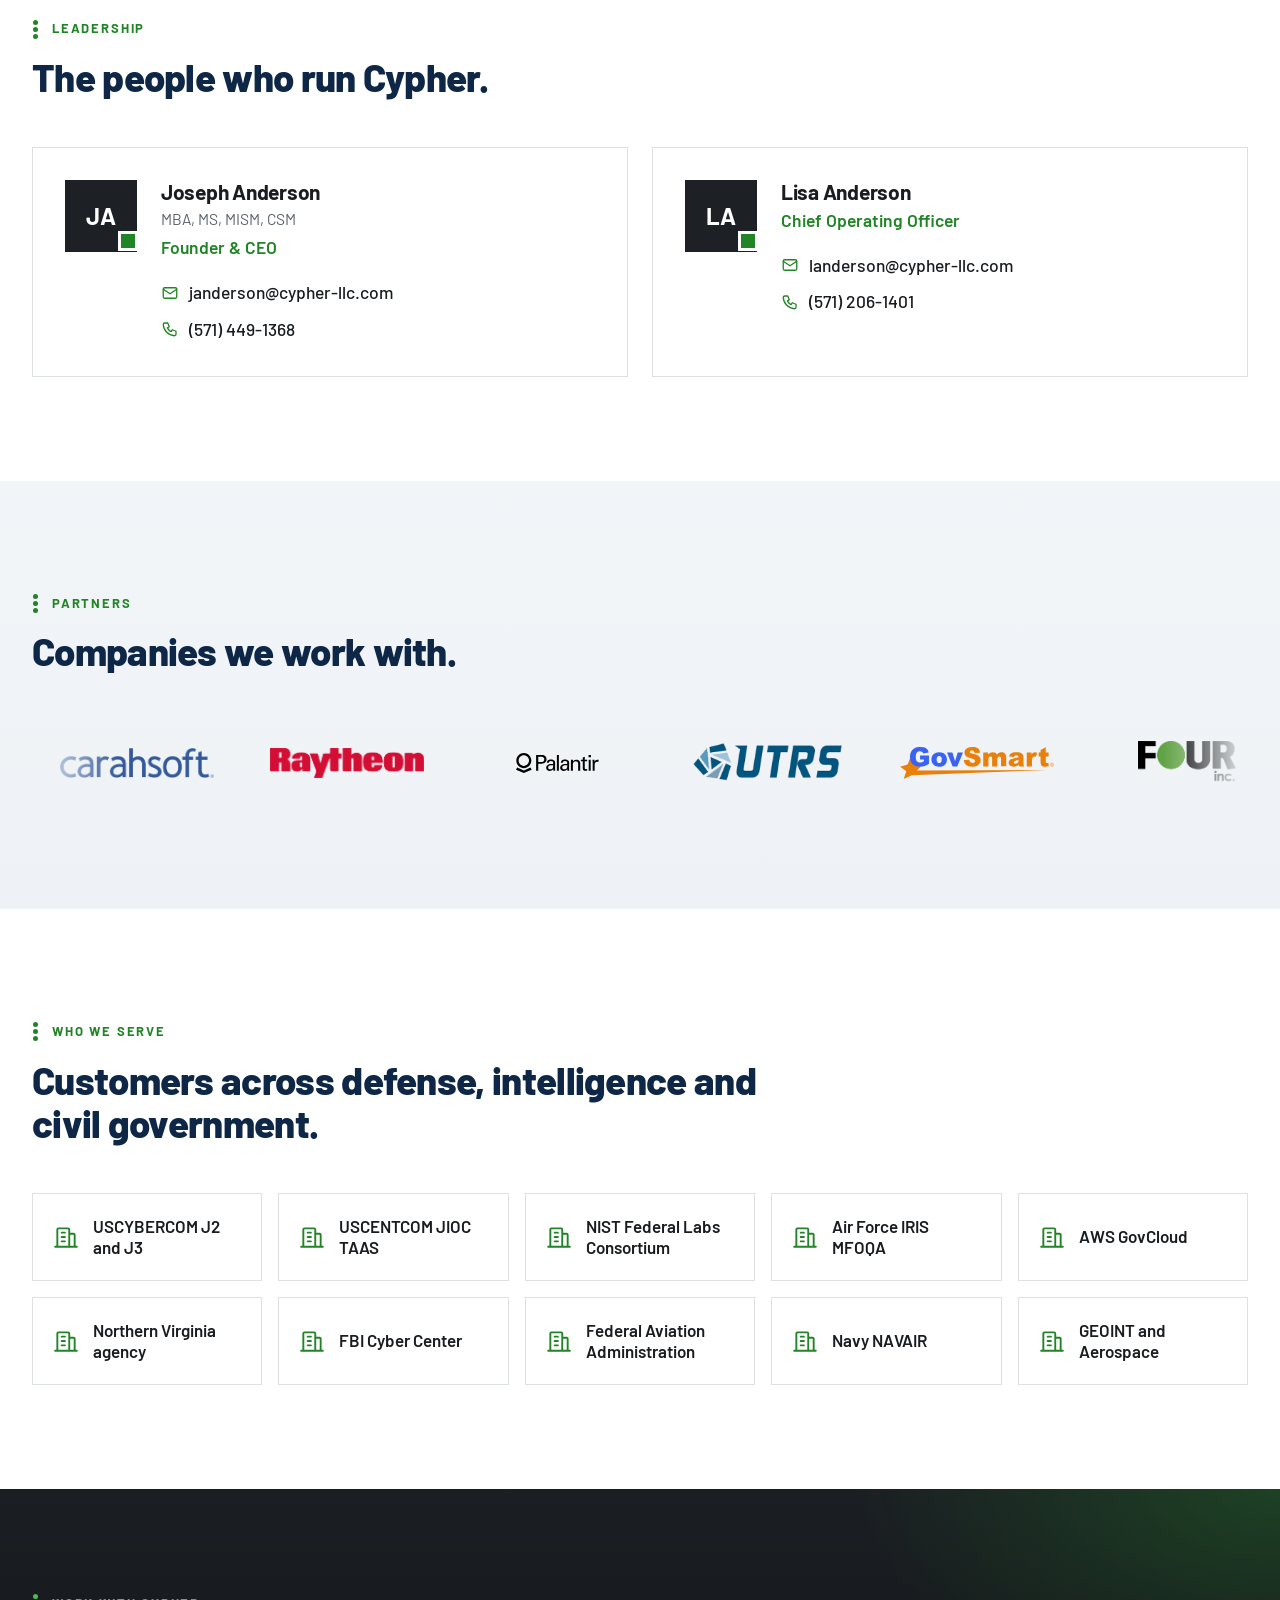
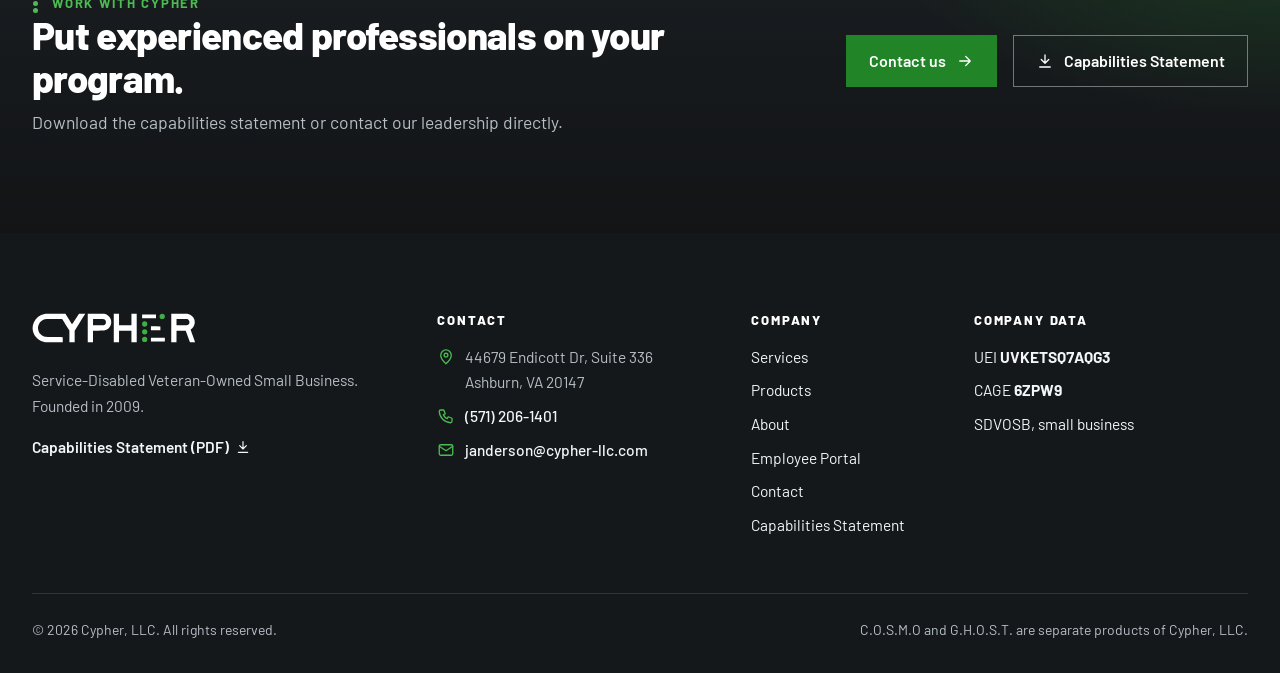
<file: about.html>
<!doctype html>
<html lang="en">
<head>
<meta charset="utf-8">
<meta name="viewport" content="width=device-width, initial-scale=1">
<title>About | Cypher, LLC</title>
<meta name="description" content="About Cypher, LLC: a Service-Disabled Veteran-Owned Small Business founded in 2009. Leadership, goal, partners and customers.">
<meta name="theme-color" content="#15181b">
<link rel="icon" href="assets/img/favicon.svg" type="image/svg+xml">
<link rel="preload" href="assets/fonts/barlow-600.woff2" as="font" type="font/woff2" crossorigin>
<link rel="preload" href="assets/fonts/barlow-800.woff2" as="font" type="font/woff2" crossorigin>
<link rel="stylesheet" href="css/site.css?v=20261109u">
<script>(function(d){d.className+=" js";try{if(!matchMedia("(prefers-reduced-motion: reduce)").matches&&"IntersectionObserver" in window)d.className+=" motion"}catch(e){}})(document.documentElement);</script>
</head>
<body>
<a class="skip" href="#main">Skip to content</a>
<svg width="0" height="0" style="position:absolute" aria-hidden="true" focusable="false"><symbol id="i-shield" viewBox="0 0 24 24" fill="none" stroke="currentColor" stroke-width="1.75" stroke-linecap="round" stroke-linejoin="round"><path d="M12 3l7 3v5c0 4.5-3 8.3-7 10-4-1.7-7-5.5-7-10V6l7-3z"/><circle cx="12" cy="11" r="2"/><path d="M12 13v3"/></symbol><symbol id="i-radar" viewBox="0 0 24 24" fill="none" stroke="currentColor" stroke-width="1.75" stroke-linecap="round" stroke-linejoin="round"><circle cx="12" cy="12" r="9"/><circle cx="12" cy="12" r="5"/><path d="M12 12l6.5-6.5"/><circle cx="12" cy="12" r="1"/></symbol><symbol id="i-code" viewBox="0 0 24 24" fill="none" stroke="currentColor" stroke-width="1.75" stroke-linecap="round" stroke-linejoin="round"><path d="M8 8l-4 4 4 4M16 8l4 4-4 4M13.5 5l-3 14"/></symbol><symbol id="i-layers" viewBox="0 0 24 24" fill="none" stroke="currentColor" stroke-width="1.75" stroke-linecap="round" stroke-linejoin="round"><path d="M12 3l9 5-9 5-9-5 9-5z"/><path d="M3 12.5l9 5 9-5"/><path d="M3 16.5l9 5 9-5"/></symbol><symbol id="i-server" viewBox="0 0 24 24" fill="none" stroke="currentColor" stroke-width="1.75" stroke-linecap="round" stroke-linejoin="round"><rect x="3" y="4" width="18" height="7" rx="1.5"/><rect x="3" y="13" width="18" height="7" rx="1.5"/><path d="M7 7.5h.01M7 16.5h.01M11 7.5h6M11 16.5h6"/></symbol><symbol id="i-plane" viewBox="0 0 24 24" fill="none" stroke="currentColor" stroke-width="1.75" stroke-linecap="round" stroke-linejoin="round"><path d="M21 16v-2l-8-5V3.5a1.5 1.5 0 0 0-3 0V9l-8 5v2l8-2.5V19l-2 1.5V22l3.5-1 3.5 1v-1.5L13 19v-5.5l8 2.5z"/></symbol><symbol id="i-arrow" viewBox="0 0 24 24" fill="none" stroke="currentColor" stroke-width="1.75" stroke-linecap="round" stroke-linejoin="round"><path d="M5 12h14M13 6l6 6-6 6"/></symbol><symbol id="i-left" viewBox="0 0 24 24" fill="none" stroke="currentColor" stroke-width="1.75" stroke-linecap="round" stroke-linejoin="round"><path d="M15 6l-6 6 6 6"/></symbol><symbol id="i-right" viewBox="0 0 24 24" fill="none" stroke="currentColor" stroke-width="1.75" stroke-linecap="round" stroke-linejoin="round"><path d="M9 6l6 6-6 6"/></symbol><symbol id="i-pause" viewBox="0 0 24 24" fill="none" stroke="currentColor" stroke-width="1.75" stroke-linecap="round" stroke-linejoin="round"><path d="M9 6v12M15 6v12"/></symbol><symbol id="i-play" viewBox="0 0 24 24" fill="none" stroke="currentColor" stroke-width="1.75" stroke-linecap="round" stroke-linejoin="round"><path d="M8 5l11 7-11 7V5z"/></symbol><symbol id="i-phone" viewBox="0 0 24 24" fill="none" stroke="currentColor" stroke-width="1.75" stroke-linecap="round" stroke-linejoin="round"><path d="M5 4h4l2 5-2.5 1.5a11 11 0 0 0 5 5L15 13l5 2v4a2 2 0 0 1-2 2A16 16 0 0 1 3 6a2 2 0 0 1 2-2"/></symbol><symbol id="i-mail" viewBox="0 0 24 24" fill="none" stroke="currentColor" stroke-width="1.75" stroke-linecap="round" stroke-linejoin="round"><rect x="3" y="5" width="18" height="14" rx="2"/><path d="M3 7l9 6 9-6"/></symbol><symbol id="i-pin" viewBox="0 0 24 24" fill="none" stroke="currentColor" stroke-width="1.75" stroke-linecap="round" stroke-linejoin="round"><path d="M12 21s-7-6.2-7-11.5A7 7 0 0 1 19 9.5C19 14.8 12 21 12 21z"/><circle cx="12" cy="9.5" r="2.5"/></symbol><symbol id="i-download" viewBox="0 0 24 24" fill="none" stroke="currentColor" stroke-width="1.75" stroke-linecap="round" stroke-linejoin="round"><path d="M12 4v11M7 10l5 5 5-5M5 20h14"/></symbol><symbol id="i-star" viewBox="0 0 24 24" fill="none" stroke="currentColor" stroke-width="1.75" stroke-linecap="round" stroke-linejoin="round"><path d="M12 3l2.6 5.3 5.9.9-4.3 4.1 1 5.8L12 16.4l-5.2 2.7 1-5.8-4.3-4.1 5.9-.9L12 3z"/></symbol><symbol id="i-calendar" viewBox="0 0 24 24" fill="none" stroke="currentColor" stroke-width="1.75" stroke-linecap="round" stroke-linejoin="round"><rect x="3" y="5" width="18" height="16" rx="2"/><path d="M3 10h18M8 3v4M16 3v4"/></symbol><symbol id="i-id" viewBox="0 0 24 24" fill="none" stroke="currentColor" stroke-width="1.75" stroke-linecap="round" stroke-linejoin="round"><rect x="3" y="5" width="18" height="14" rx="2"/><circle cx="9" cy="11" r="2"/><path d="M6 16c.6-1.5 1.8-2 3-2s2.4.5 3 2M14 10h4M14 14h3"/></symbol><symbol id="i-hash" viewBox="0 0 24 24" fill="none" stroke="currentColor" stroke-width="1.75" stroke-linecap="round" stroke-linejoin="round"><path d="M5 9h14M5 15h14M10 4L8 20M16 4l-2 16"/></symbol><symbol id="i-award" viewBox="0 0 24 24" fill="none" stroke="currentColor" stroke-width="1.75" stroke-linecap="round" stroke-linejoin="round"><circle cx="12" cy="9" r="6"/><path d="M8.5 14L7 21l5-3 5 3-1.5-7"/></symbol><symbol id="i-lockshield" viewBox="0 0 24 24" fill="none" stroke="currentColor" stroke-width="1.75" stroke-linecap="round" stroke-linejoin="round"><path d="M12 3l7 3v5c0 4.5-3 8.3-7 10-4-1.7-7-5.5-7-10V6l7-3z"/><path d="M9 12l2 2 4-4"/></symbol><symbol id="i-crosshair" viewBox="0 0 24 24" fill="none" stroke="currentColor" stroke-width="1.75" stroke-linecap="round" stroke-linejoin="round"><circle cx="12" cy="12" r="8"/><path d="M12 2v4M12 18v4M2 12h4M18 12h4"/><circle cx="12" cy="12" r="1.5"/></symbol><symbol id="i-target" viewBox="0 0 24 24" fill="none" stroke="currentColor" stroke-width="1.75" stroke-linecap="round" stroke-linejoin="round"><circle cx="12" cy="12" r="9"/><circle cx="12" cy="12" r="5"/><circle cx="12" cy="12" r="1"/></symbol><symbol id="i-alert" viewBox="0 0 24 24" fill="none" stroke="currentColor" stroke-width="1.75" stroke-linecap="round" stroke-linejoin="round"><path d="M12 3l9.5 17h-19L12 3z"/><path d="M12 10v4M12 17h.01"/></symbol><symbol id="i-lock" viewBox="0 0 24 24" fill="none" stroke="currentColor" stroke-width="1.75" stroke-linecap="round" stroke-linejoin="round"><rect x="4" y="10" width="16" height="11" rx="2"/><path d="M8 10V7a4 4 0 0 1 8 0v3M12 14v3"/></symbol><symbol id="i-gauge" viewBox="0 0 24 24" fill="none" stroke="currentColor" stroke-width="1.75" stroke-linecap="round" stroke-linejoin="round"><path d="M3.5 17A8.5 8.5 0 0 1 20.5 17"/><path d="M12 17l4.2-5.2"/><circle cx="12" cy="17" r="1.3"/><path d="M6 13.2l1.2.8M12 9.2v1.4M18 13.2l-1.2.8"/></symbol><symbol id="i-menu" viewBox="0 0 24 24" fill="none" stroke="currentColor" stroke-width="1.75" stroke-linecap="round" stroke-linejoin="round"><path d="M4 7h16M4 12h16M4 17h16"/></symbol><symbol id="i-external" viewBox="0 0 24 24" fill="none" stroke="currentColor" stroke-width="1.75" stroke-linecap="round" stroke-linejoin="round"><path d="M14 4h6v6M20 4l-9 9M18 14v5a1 1 0 0 1-1 1H5a1 1 0 0 1-1-1V7a1 1 0 0 1 1-1h5"/></symbol><symbol id="i-bag" viewBox="0 0 24 24" fill="none" stroke="currentColor" stroke-width="1.75" stroke-linecap="round" stroke-linejoin="round"><path d="M5 8h14l-1.5 12h-11L5 8z"/><path d="M9 8V6a3 3 0 0 1 6 0v2"/></symbol><symbol id="i-quote" viewBox="0 0 24 24" fill="none" stroke="currentColor" stroke-width="1.75" stroke-linecap="round" stroke-linejoin="round"><path d="M10 7H6a2 2 0 0 0-2 2v3h5v5H4v-5M20 7h-4a2 2 0 0 0-2 2v3h5v5h-5v-5"/></symbol><symbol id="i-building" viewBox="0 0 24 24" fill="none" stroke="currentColor" stroke-width="1.75" stroke-linecap="round" stroke-linejoin="round"><path d="M4 21V5a1 1 0 0 1 1-1h9a1 1 0 0 1 1 1v16M15 9h4a1 1 0 0 1 1 1v11M2 21h20M8 8h3M8 12h3M8 16h3"/></symbol></svg>

<!-- ===== HEADER (the same block is repeated on every page) ===== -->
<header class="site-header">
  <div class="wrap">
    <a class="brand" href="index.html" aria-label="Cypher, LLC home">
      <img class="light-logo" src="assets/img/cypher-logo-white.svg" width="1430" height="260" alt="Cypher">
      <img class="dark-logo" src="assets/img/cypher-logo.svg" width="1430" height="260" alt="" aria-hidden="true">
    </a>
    <button class="menu-btn" type="button" aria-expanded="false" aria-controls="site-nav"><svg class="" aria-hidden="true" focusable="false"><use href="#i-menu"/></svg>Menu</button>
    <nav class="nav" id="site-nav" aria-label="Main">
      <ul>
        <li><a href="services.html">Services</a></li>
        <li><a href="products.html">Products</a></li>
        <li><a href="about.html" aria-current="page">About</a></li>
        <li><a href="employee-portal.html">Employee Portal</a></li>
        <li><a href="contact.html">Contact</a></li>
      </ul>
      <a class="btn btn-primary" href="capabilities.html">Capabilities Statement</a>
    </nav>
  </div>
</header>
<main id="main">
  <section class="page-hero">
    <div class="bg bg-glow"></div>
    <div class="wrap">
      <nav class="crumbs" aria-label="Breadcrumb"><a href="index.html">Home</a><span aria-hidden="true">/</span><span aria-current="page">About</span></nav>
      <p class="eyebrow reveal">About Cypher</p>
      <h1 class="reveal" style="--i:1">A veteran-owned service partner to the federal government.</h1>
      <p class="lead reveal" style="--i:2">Cypher, LLC is a Service-Disabled Veteran-Owned Small Business, founded in 2009.</p>
    </div>
  </section>
  <section class="section">
    <div class="wrap split">
      <div class="reveal">
        <p class="eyebrow">Who we are</p>
        <h2>Experience, integrity, performance and expertise.</h2>
      </div>
      <div class="reveal" style="--i:1">
        <p class="lead">We put people with deep operational and technical experience on hard customer problems and mission-critical operations.</p>
        <p>Cypher is a service partner for the federal government, with technical depth and key personnel in military intelligence, cyber security and operations, software engineering, DevOps, network engineering, systems engineering, aviation safety, enterprise IT management, business process improvement, and agile coaching and engineering.</p>
        <p>We blend strategic thinking with tactical execution, and follow industry trends and proven practice, so that our customers' initiatives are delivered. Our staff has decades of experience supporting federal enterprise programs within the DoD, the Intelligence Community and the civilian customer base. Our technical staff supports customers onsite.</p>
      </div>
    </div>
  </section>

  <section class="section dark">
    <div class="wrap">
      <figure class="quote reveal">
        <blockquote style="margin:0"><p><span class="qm qm-open" aria-hidden="true">&ldquo;</span>To form long-term partnerships with our customers based on trust and added value. We are committed to excellence, high ethical standards, completing deliverables, and aiding our customers in accomplishing their missions.<span class="qm qm-close" aria-hidden="true">&rdquo;</span></p></blockquote>
      </figure>
    </div>
  </section>

  <section class="section" id="leadership">
    <div class="wrap">
      <div class="head reveal">
        <p class="eyebrow">Leadership</p>
        <h2>The people who run Cypher.</h2>
      </div>
      <div class="people" data-stagger>
        <article class="person">
          <div class="initials" aria-hidden="true">JA</div>
          <div>
            <h3>Joseph Anderson</h3>
            <p class="cred">MBA, MS, MISM, CSM</p>
            <p class="role">Founder &amp; CEO</p>
            <div class="lines">
              <a href="mailto:janderson@cypher-llc.com"><svg class="" aria-hidden="true" focusable="false"><use href="#i-mail"/></svg>janderson@cypher-llc.com</a>
              <a href="tel:+15714491368"><svg class="" aria-hidden="true" focusable="false"><use href="#i-phone"/></svg>(571) 449-1368</a>
            </div>
          </div>
        </article>
        <article class="person">
          <div class="initials" aria-hidden="true">LA</div>
          <div>
            <h3>Lisa Anderson</h3>
                        <p class="role">Chief Operating Officer</p>
            <div class="lines">
              <a href="mailto:landerson@cypher-llc.com"><svg class="" aria-hidden="true" focusable="false"><use href="#i-mail"/></svg>landerson@cypher-llc.com</a>
              <a href="tel:+15712061401"><svg class="" aria-hidden="true" focusable="false"><use href="#i-phone"/></svg>(571) 206-1401</a>
            </div>
          </div>
        </article>
      </div>
    </div>
  </section>

  <section class="section tint">
    <div class="wrap">
      <div class="head reveal">
        <!-- SECTION: partners. Scrolling logo strip, the same markup as the home page logo band (index.html #logos-h). Files are in assets/img/partners/. Change both pages. -->
        <p class="eyebrow">Partners</p>
        <h2>Companies we work with.</h2>
      </div>
      <div class="logo-band plain reveal">
  <div class="marquee"><div class="marquee-track">
    <ul class="logos"><li><img src="assets/img/partners/carahsoft.png" alt="Carahsoft" height="44" loading="lazy"></li><li><img src="assets/img/partners/raytheon.png" alt="Raytheon" height="44" loading="lazy"></li><li><img src="assets/img/partners/palantir.svg" alt="Palantir" height="44" loading="lazy"></li><li><img src="assets/img/partners/utrs.png" alt="UTRS" height="44" loading="lazy"></li><li><img src="assets/img/partners/govsmart.svg" alt="GovSmart" height="44" loading="lazy"></li><li><img src="assets/img/partners/four-inc.png" alt="Four Inc." height="44" loading="lazy"></li><li class="tall"><img src="assets/img/partners/product-knowledge.png" alt="Product Knowledge" height="44" loading="lazy"></li></ul>
    <ul class="logos" aria-hidden="true"><li><img src="assets/img/partners/carahsoft.png" alt="" height="44" loading="lazy"></li><li><img src="assets/img/partners/raytheon.png" alt="" height="44" loading="lazy"></li><li><img src="assets/img/partners/palantir.svg" alt="" height="44" loading="lazy"></li><li><img src="assets/img/partners/utrs.png" alt="" height="44" loading="lazy"></li><li><img src="assets/img/partners/govsmart.svg" alt="" height="44" loading="lazy"></li><li><img src="assets/img/partners/four-inc.png" alt="" height="44" loading="lazy"></li><li class="tall"><img src="assets/img/partners/product-knowledge.png" alt="" height="44" loading="lazy"></li></ul>
    <ul class="logos" aria-hidden="true"><li><img src="assets/img/partners/carahsoft.png" alt="" height="44" loading="lazy"></li><li><img src="assets/img/partners/raytheon.png" alt="" height="44" loading="lazy"></li><li><img src="assets/img/partners/palantir.svg" alt="" height="44" loading="lazy"></li><li><img src="assets/img/partners/utrs.png" alt="" height="44" loading="lazy"></li><li><img src="assets/img/partners/govsmart.svg" alt="" height="44" loading="lazy"></li><li><img src="assets/img/partners/four-inc.png" alt="" height="44" loading="lazy"></li><li class="tall"><img src="assets/img/partners/product-knowledge.png" alt="" height="44" loading="lazy"></li></ul>
  </div></div>
      </div>
    </div>
  </section>

  <section class="section">
    <div class="wrap">
      <div class="head reveal">
        <p class="eyebrow">Who we serve</p>
        <h2>Customers across defense, intelligence and civil government.</h2>
      </div>
      <ul class="tiles" data-stagger><li class="tile"><svg class="" aria-hidden="true" focusable="false"><use href="#i-building"/></svg>USCYBERCOM J2 and J3</li><li class="tile"><svg class="" aria-hidden="true" focusable="false"><use href="#i-building"/></svg>USCENTCOM JIOC TAAS</li><li class="tile"><svg class="" aria-hidden="true" focusable="false"><use href="#i-building"/></svg>NIST Federal Labs Consortium</li><li class="tile"><svg class="" aria-hidden="true" focusable="false"><use href="#i-building"/></svg>Air Force IRIS MFOQA</li><li class="tile"><svg class="" aria-hidden="true" focusable="false"><use href="#i-building"/></svg>AWS GovCloud</li><li class="tile"><svg class="" aria-hidden="true" focusable="false"><use href="#i-building"/></svg>Northern Virginia agency</li><li class="tile"><svg class="" aria-hidden="true" focusable="false"><use href="#i-building"/></svg>FBI Cyber Center</li><li class="tile"><svg class="" aria-hidden="true" focusable="false"><use href="#i-building"/></svg>Federal Aviation Administration</li><li class="tile"><svg class="" aria-hidden="true" focusable="false"><use href="#i-building"/></svg>Navy NAVAIR</li><li class="tile"><svg class="" aria-hidden="true" focusable="false"><use href="#i-building"/></svg>GEOINT and Aerospace</li></ul>
    </div>
  </section>
  <section class="cta">
    <div class="bg bg-glow"></div>
    <div class="wrap">
      <div class="reveal">
        <p class="eyebrow">Work with Cypher</p>
        <h2>Put experienced professionals on your program.</h2>
        <p>Download the capabilities statement or contact our leadership directly.</p>
      </div>
      <div class="btn-row reveal" style="--i:1">
        <a class="btn btn-primary" href="contact.html">Contact us <svg class="" aria-hidden="true" focusable="false"><use href="#i-arrow"/></svg></a>
        <a class="btn btn-outline" href="assets/Cypher-Capabilities-Statement.pdf?v=20261102k"><svg class="" aria-hidden="true" focusable="false"><use href="#i-download"/></svg> Capabilities Statement</a>
      </div>
    </div>
  </section>
</main>

<!-- ===== FOOTER (the same block is repeated on every page) ===== -->
<footer class="site-footer">
  <div class="wrap">
    <div class="top">
      <div>
        <img class="logo" src="assets/img/cypher-logo-white.svg" width="1430" height="260" alt="Cypher">
        <p>Service-Disabled Veteran-Owned Small Business. Founded in 2009.</p>
        <p><a class="more" href="assets/Cypher-Capabilities-Statement.pdf?v=20261102k">Capabilities Statement (PDF) <svg class="" aria-hidden="true" focusable="false"><use href="#i-download"/></svg></a></p>
      </div>
      <div>
        <h2>Contact</h2>
        <ul class="lines">
          <li><svg class="" aria-hidden="true" focusable="false"><use href="#i-pin"/></svg><span>44679 Endicott Dr, Suite 336<br>Ashburn, VA 20147</span></li>
          <li><svg class="" aria-hidden="true" focusable="false"><use href="#i-phone"/></svg><a href="tel:+15712061401">(571) 206-1401</a></li>
          <li><svg class="" aria-hidden="true" focusable="false"><use href="#i-mail"/></svg><a href="mailto:janderson@cypher-llc.com">janderson@cypher-llc.com</a></li>
        </ul>
      </div>
      <div>
        <h2>Company</h2>
        <ul>
          <li><a href="services.html">Services</a></li>
          <li><a href="products.html">Products</a></li>
          <li><a href="about.html">About</a></li>
          <li><a href="employee-portal.html">Employee Portal</a></li>
          <li><a href="contact.html">Contact</a></li>
          <li><a href="capabilities.html">Capabilities Statement</a></li>
        </ul>
      </div>
      <div>
        <h2>Company data</h2>
        <ul class="codes">
          <li>UEI <b>UVKETSQ7AQG3</b></li>
          <li>CAGE <b>6ZPW9</b></li>
          <li>SDVOSB, small business</li>
        </ul>
      </div>
    </div>
    <div class="bottom"><span>&copy; 2026 Cypher, LLC. All rights reserved.</span><span>C.O.S.M.O and G.H.O.S.T. are separate products of Cypher, LLC.</span></div>
  </div>
</footer>
<script src="js/site.js?v=20261102k"></script>
</body>
</html>
</file>
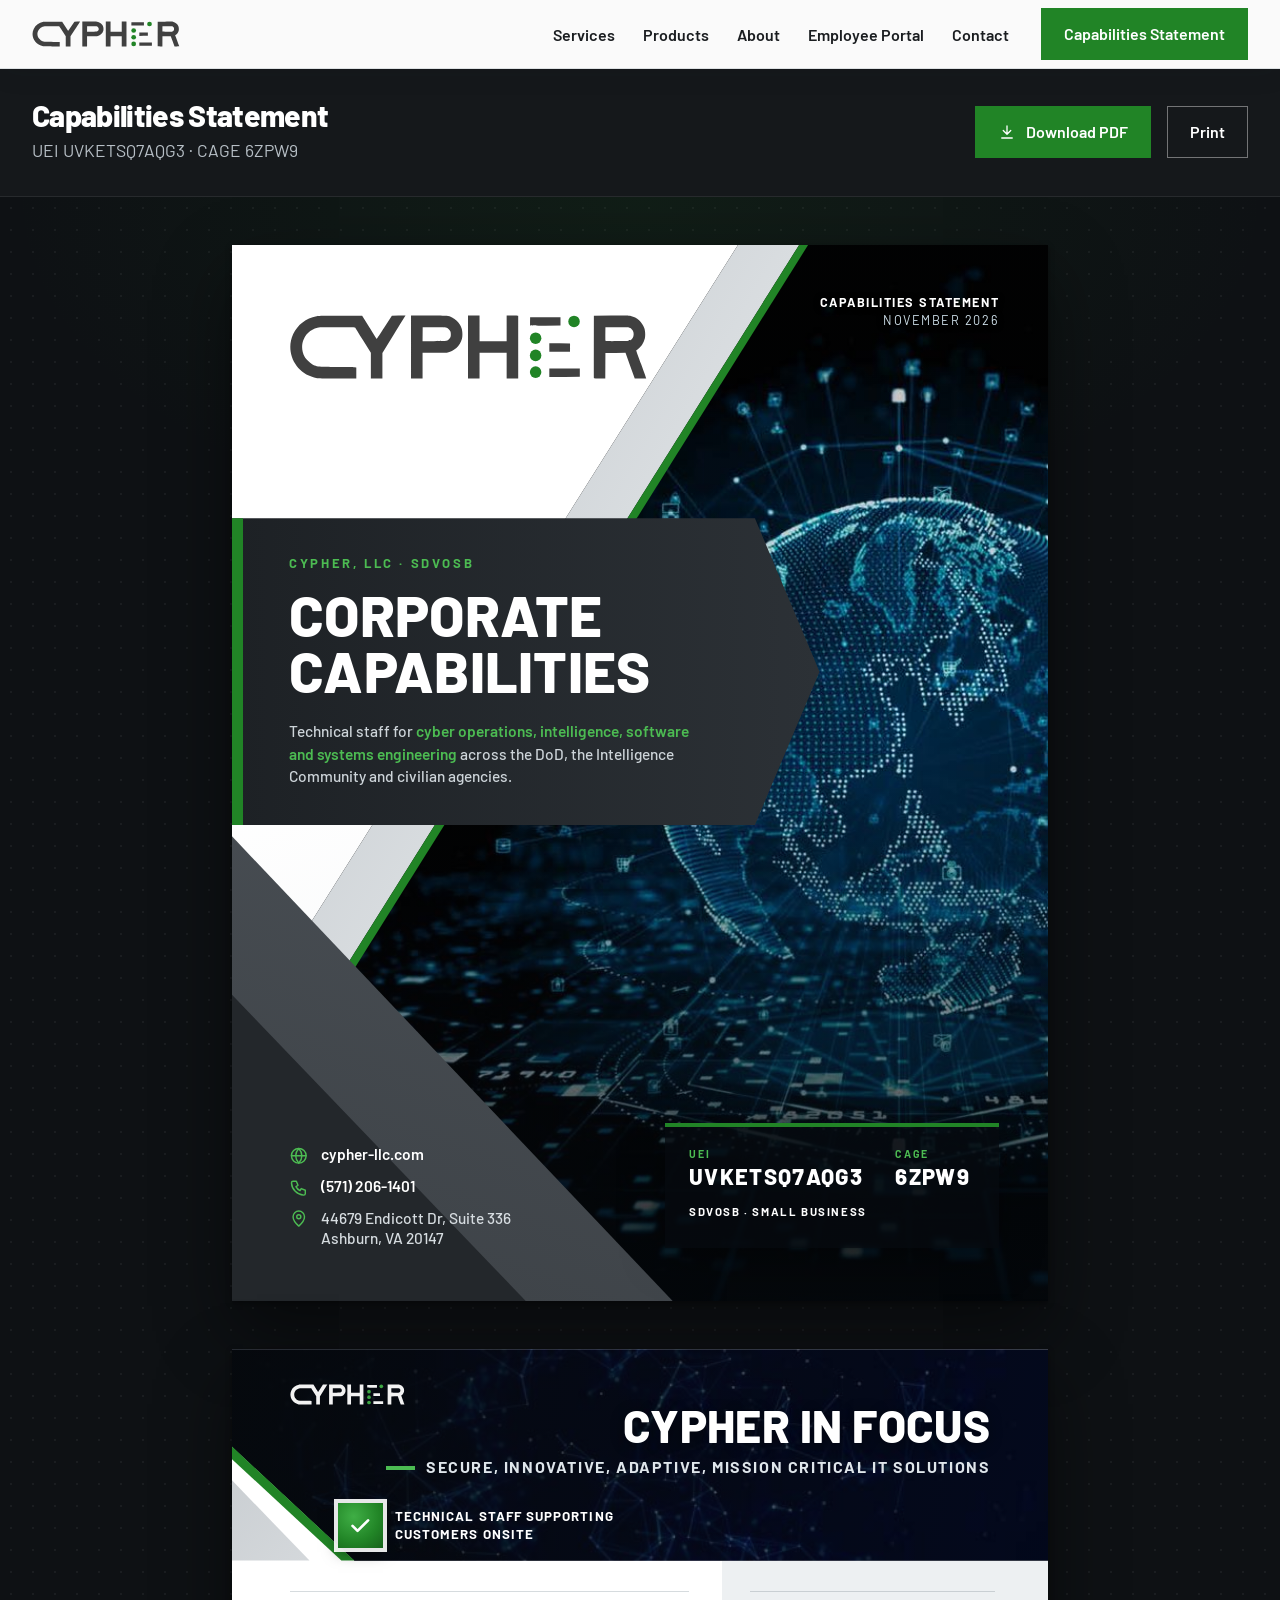
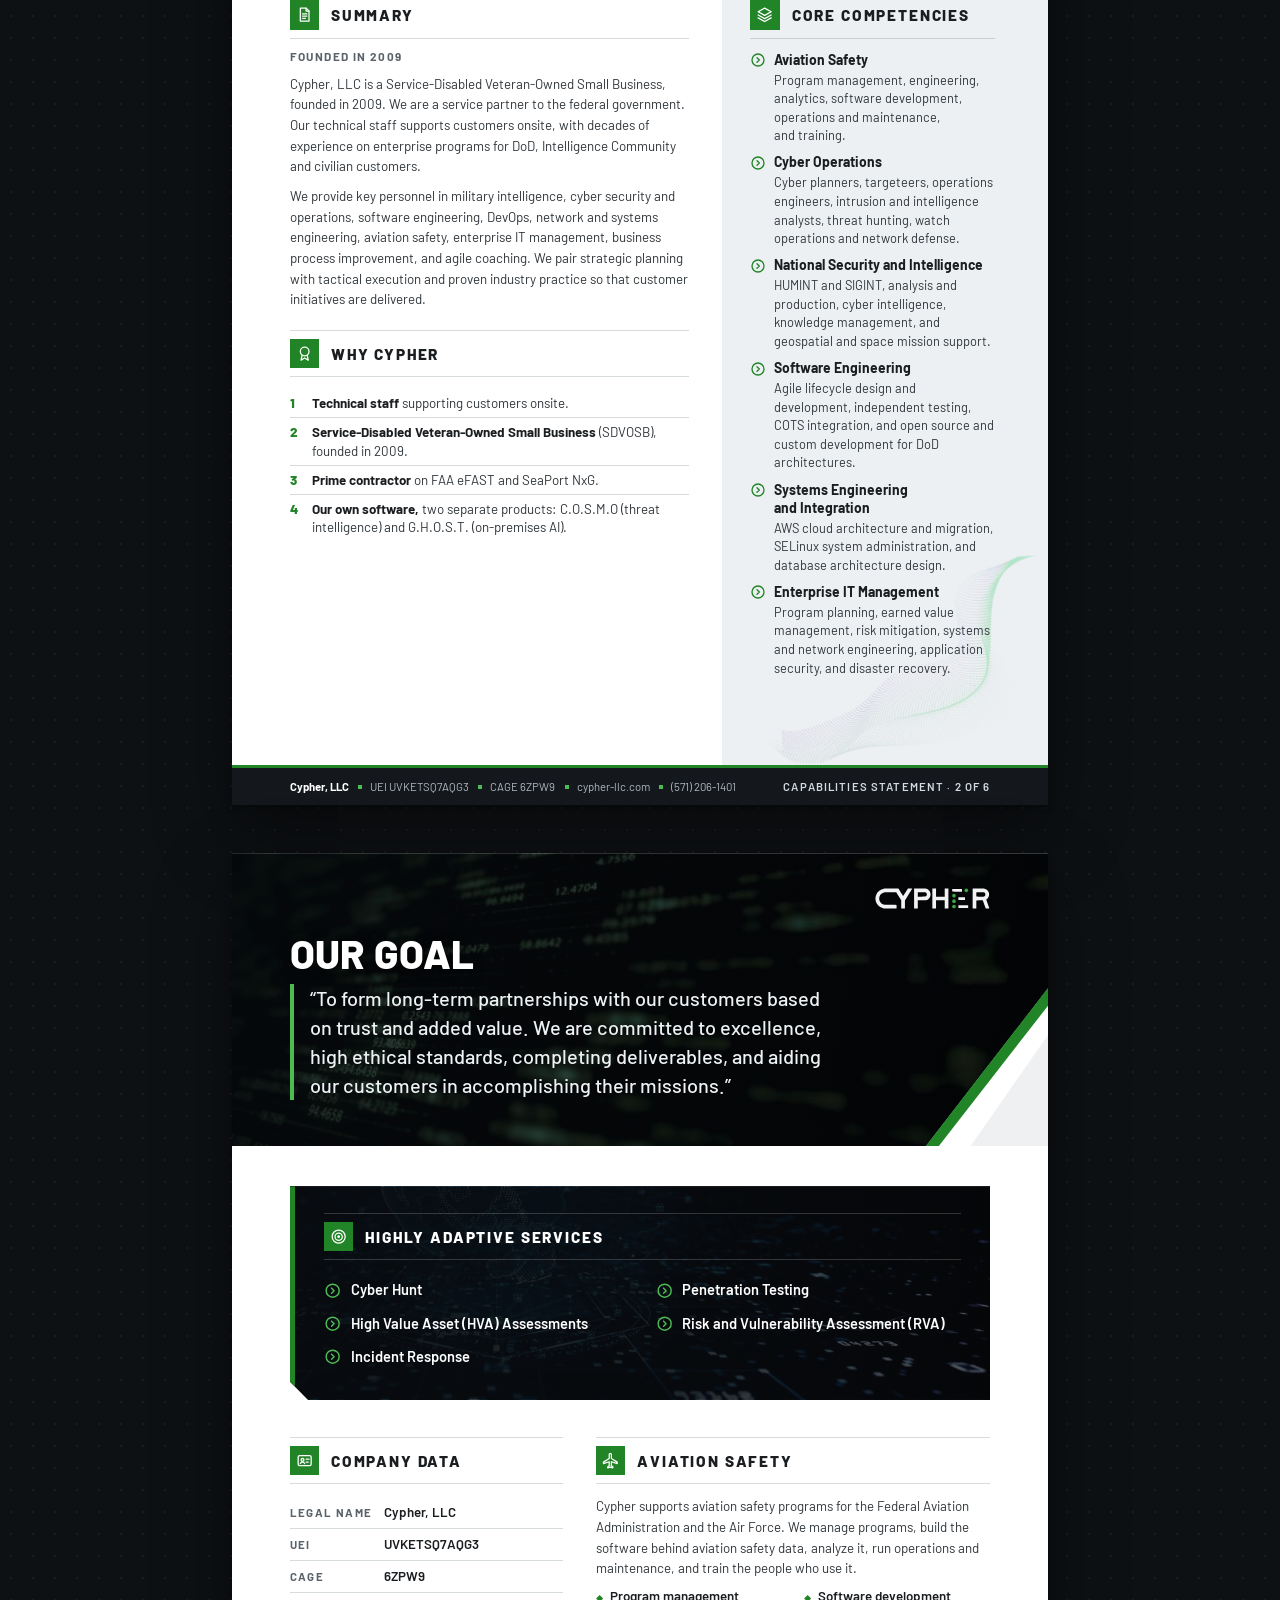
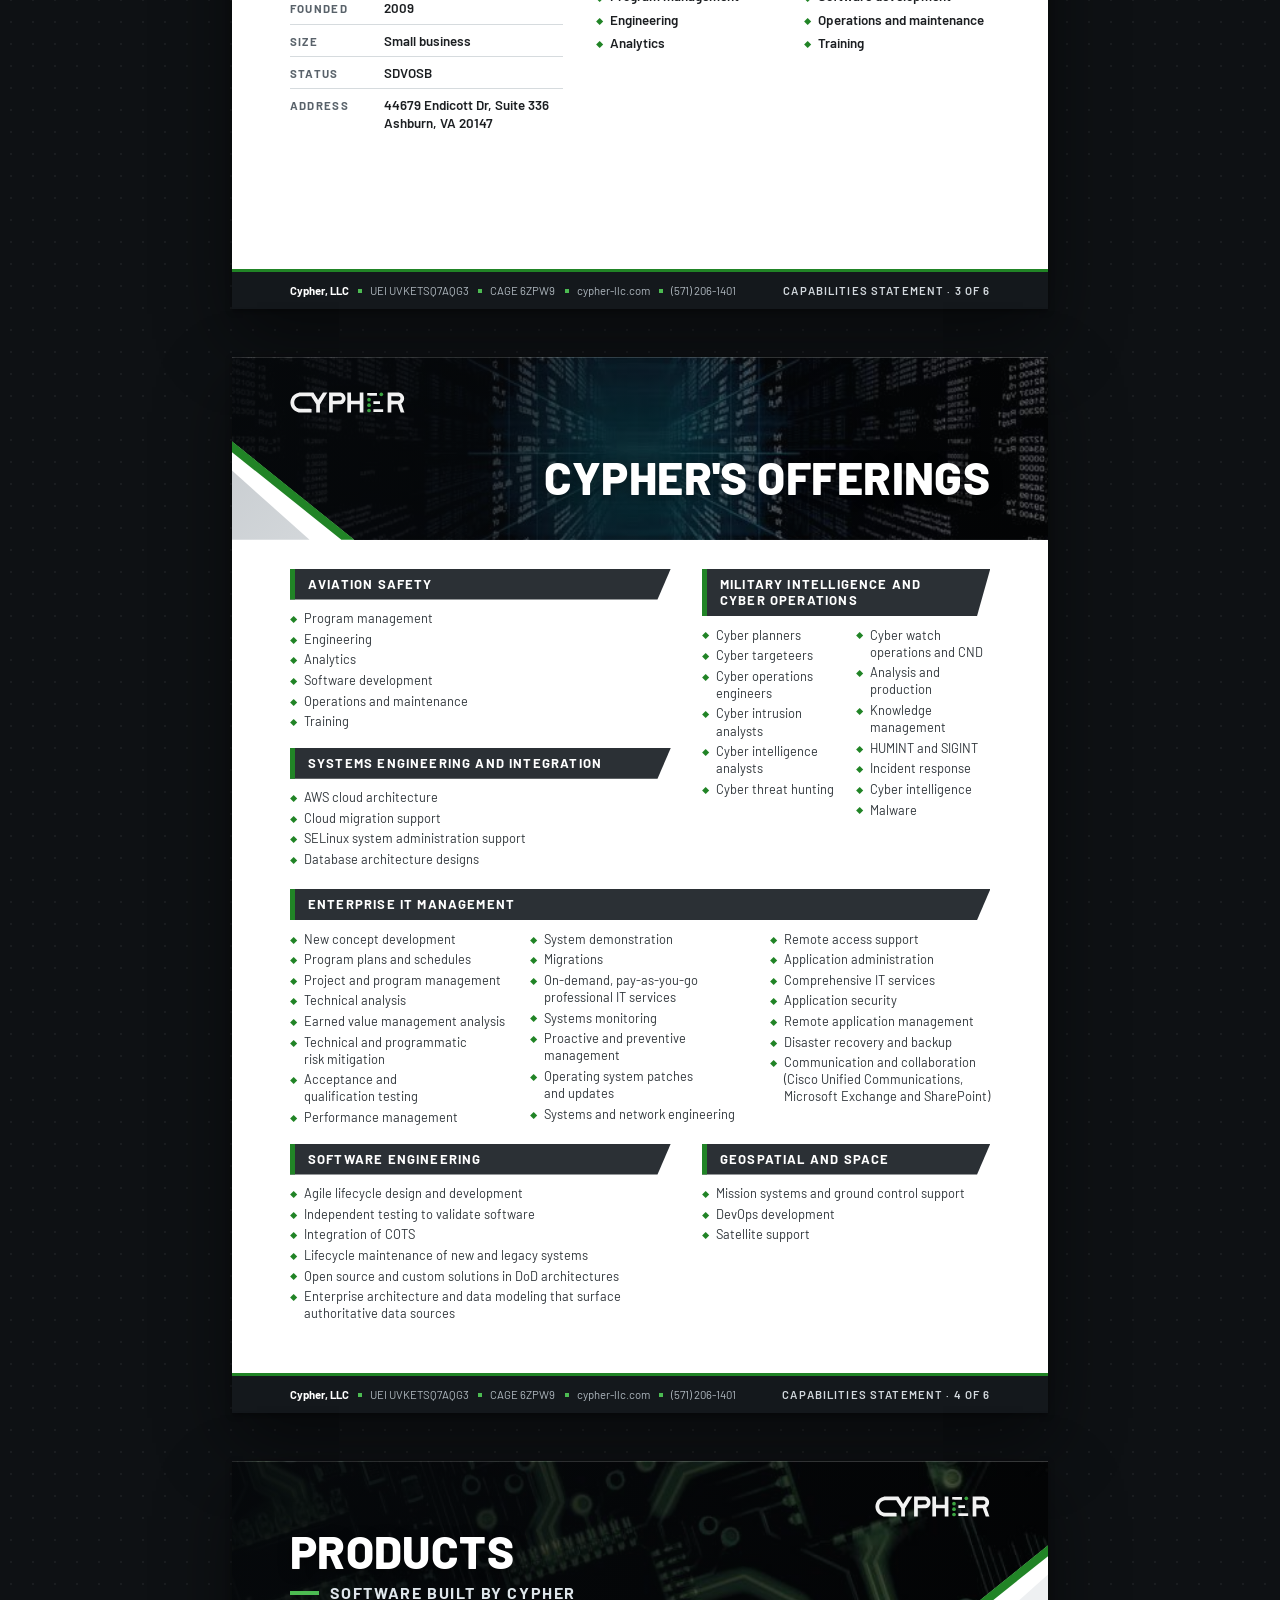
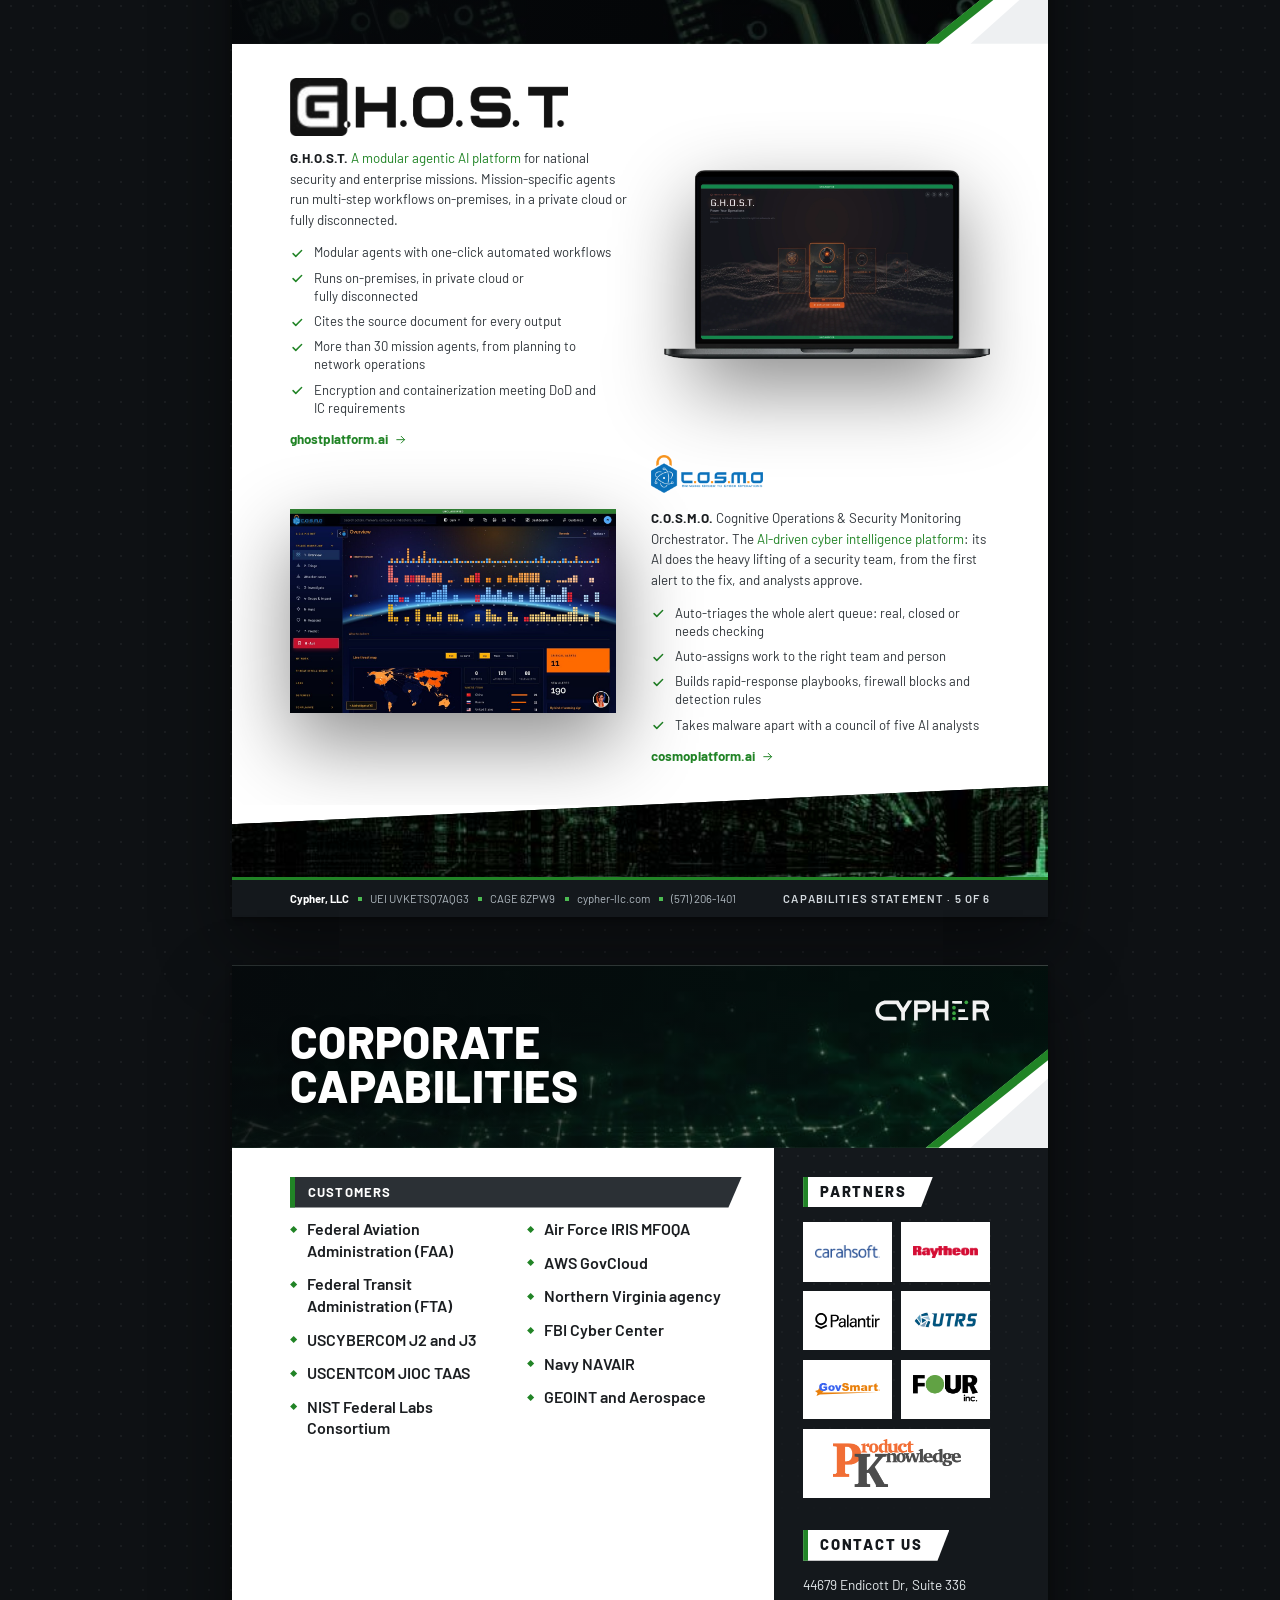
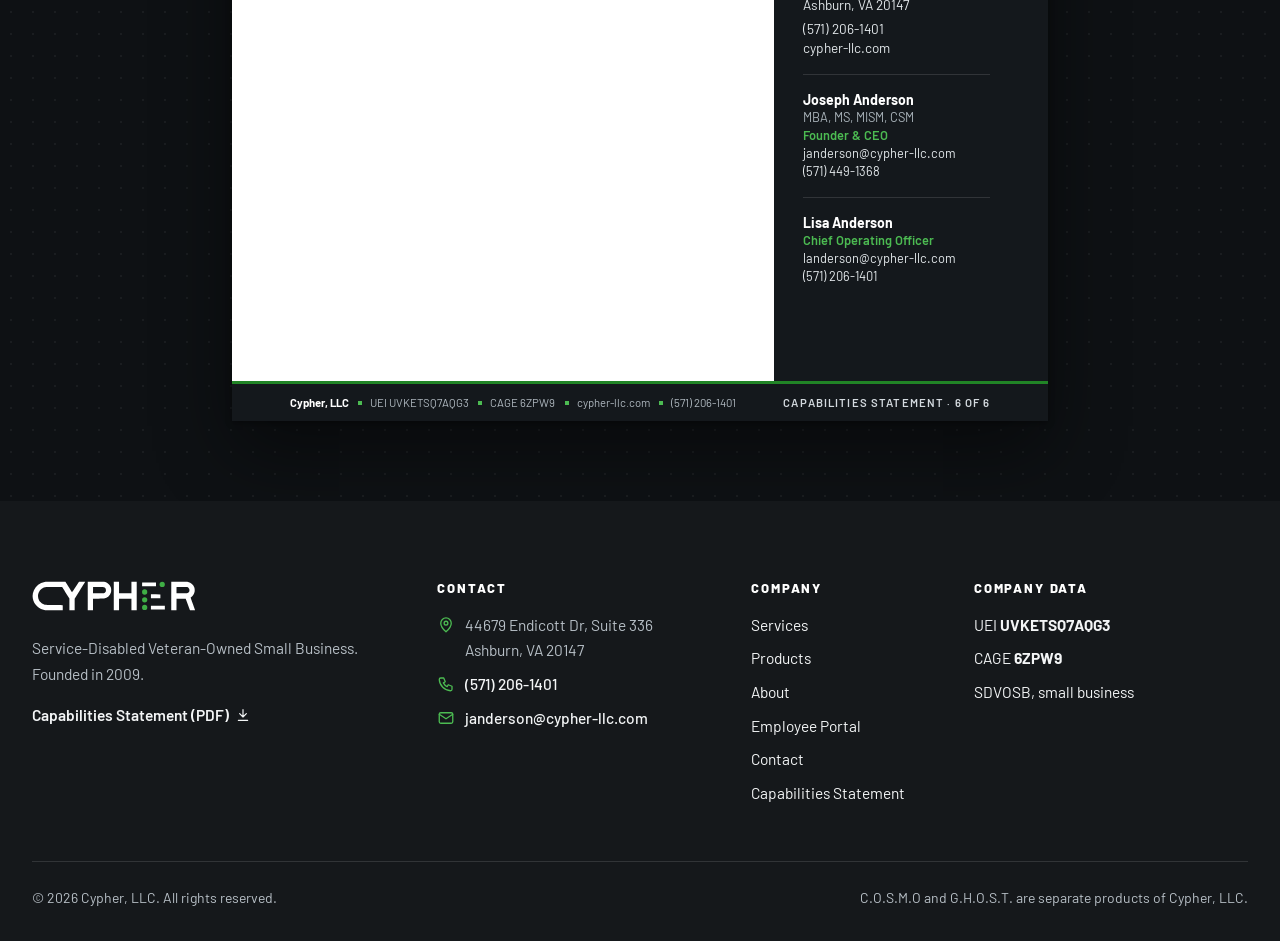
<file: capabilities.html>
<!doctype html>
<html lang="en">
<head>
<meta charset="utf-8">
<meta name="viewport" content="width=device-width, initial-scale=1">
<title>Capabilities Statement | Cypher, LLC</title>
<meta name="description" content="Cypher, LLC capabilities statement: UEI UVKETSQ7AQG3, CAGE 6ZPW9, SDVOSB.">
<meta name="theme-color" content="#15181b">
<link rel="icon" href="assets/img/favicon.svg" type="image/svg+xml">
<link rel="preload" href="assets/fonts/barlow-600.woff2" as="font" type="font/woff2" crossorigin>
<link rel="preload" href="assets/fonts/barlow-800.woff2" as="font" type="font/woff2" crossorigin>
<link rel="stylesheet" href="css/site.css?v=20261109u">
<script>(function(d){d.className+=" js";try{if(!matchMedia("(prefers-reduced-motion: reduce)").matches&&"IntersectionObserver" in window)d.className+=" motion"}catch(e){}})(document.documentElement);</script>
</head>
<body class="statement-page">
<a class="skip" href="#main">Skip to content</a>
<svg width="0" height="0" style="position:absolute" aria-hidden="true" focusable="false"><symbol id="i-shield" viewBox="0 0 24 24" fill="none" stroke="currentColor" stroke-width="1.75" stroke-linecap="round" stroke-linejoin="round"><path d="M12 3l7 3v5c0 4.5-3 8.3-7 10-4-1.7-7-5.5-7-10V6l7-3z"/><circle cx="12" cy="11" r="2"/><path d="M12 13v3"/></symbol><symbol id="i-radar" viewBox="0 0 24 24" fill="none" stroke="currentColor" stroke-width="1.75" stroke-linecap="round" stroke-linejoin="round"><circle cx="12" cy="12" r="9"/><circle cx="12" cy="12" r="5"/><path d="M12 12l6.5-6.5"/><circle cx="12" cy="12" r="1"/></symbol><symbol id="i-code" viewBox="0 0 24 24" fill="none" stroke="currentColor" stroke-width="1.75" stroke-linecap="round" stroke-linejoin="round"><path d="M8 8l-4 4 4 4M16 8l4 4-4 4M13.5 5l-3 14"/></symbol><symbol id="i-layers" viewBox="0 0 24 24" fill="none" stroke="currentColor" stroke-width="1.75" stroke-linecap="round" stroke-linejoin="round"><path d="M12 3l9 5-9 5-9-5 9-5z"/><path d="M3 12.5l9 5 9-5"/><path d="M3 16.5l9 5 9-5"/></symbol><symbol id="i-server" viewBox="0 0 24 24" fill="none" stroke="currentColor" stroke-width="1.75" stroke-linecap="round" stroke-linejoin="round"><rect x="3" y="4" width="18" height="7" rx="1.5"/><rect x="3" y="13" width="18" height="7" rx="1.5"/><path d="M7 7.5h.01M7 16.5h.01M11 7.5h6M11 16.5h6"/></symbol><symbol id="i-plane" viewBox="0 0 24 24" fill="none" stroke="currentColor" stroke-width="1.75" stroke-linecap="round" stroke-linejoin="round"><path d="M21 16v-2l-8-5V3.5a1.5 1.5 0 0 0-3 0V9l-8 5v2l8-2.5V19l-2 1.5V22l3.5-1 3.5 1v-1.5L13 19v-5.5l8 2.5z"/></symbol><symbol id="i-arrow" viewBox="0 0 24 24" fill="none" stroke="currentColor" stroke-width="1.75" stroke-linecap="round" stroke-linejoin="round"><path d="M5 12h14M13 6l6 6-6 6"/></symbol><symbol id="i-left" viewBox="0 0 24 24" fill="none" stroke="currentColor" stroke-width="1.75" stroke-linecap="round" stroke-linejoin="round"><path d="M15 6l-6 6 6 6"/></symbol><symbol id="i-right" viewBox="0 0 24 24" fill="none" stroke="currentColor" stroke-width="1.75" stroke-linecap="round" stroke-linejoin="round"><path d="M9 6l6 6-6 6"/></symbol><symbol id="i-pause" viewBox="0 0 24 24" fill="none" stroke="currentColor" stroke-width="1.75" stroke-linecap="round" stroke-linejoin="round"><path d="M9 6v12M15 6v12"/></symbol><symbol id="i-play" viewBox="0 0 24 24" fill="none" stroke="currentColor" stroke-width="1.75" stroke-linecap="round" stroke-linejoin="round"><path d="M8 5l11 7-11 7V5z"/></symbol><symbol id="i-phone" viewBox="0 0 24 24" fill="none" stroke="currentColor" stroke-width="1.75" stroke-linecap="round" stroke-linejoin="round"><path d="M5 4h4l2 5-2.5 1.5a11 11 0 0 0 5 5L15 13l5 2v4a2 2 0 0 1-2 2A16 16 0 0 1 3 6a2 2 0 0 1 2-2"/></symbol><symbol id="i-mail" viewBox="0 0 24 24" fill="none" stroke="currentColor" stroke-width="1.75" stroke-linecap="round" stroke-linejoin="round"><rect x="3" y="5" width="18" height="14" rx="2"/><path d="M3 7l9 6 9-6"/></symbol><symbol id="i-pin" viewBox="0 0 24 24" fill="none" stroke="currentColor" stroke-width="1.75" stroke-linecap="round" stroke-linejoin="round"><path d="M12 21s-7-6.2-7-11.5A7 7 0 0 1 19 9.5C19 14.8 12 21 12 21z"/><circle cx="12" cy="9.5" r="2.5"/></symbol><symbol id="i-download" viewBox="0 0 24 24" fill="none" stroke="currentColor" stroke-width="1.75" stroke-linecap="round" stroke-linejoin="round"><path d="M12 4v11M7 10l5 5 5-5M5 20h14"/></symbol><symbol id="i-star" viewBox="0 0 24 24" fill="none" stroke="currentColor" stroke-width="1.75" stroke-linecap="round" stroke-linejoin="round"><path d="M12 3l2.6 5.3 5.9.9-4.3 4.1 1 5.8L12 16.4l-5.2 2.7 1-5.8-4.3-4.1 5.9-.9L12 3z"/></symbol><symbol id="i-calendar" viewBox="0 0 24 24" fill="none" stroke="currentColor" stroke-width="1.75" stroke-linecap="round" stroke-linejoin="round"><rect x="3" y="5" width="18" height="16" rx="2"/><path d="M3 10h18M8 3v4M16 3v4"/></symbol><symbol id="i-id" viewBox="0 0 24 24" fill="none" stroke="currentColor" stroke-width="1.75" stroke-linecap="round" stroke-linejoin="round"><rect x="3" y="5" width="18" height="14" rx="2"/><circle cx="9" cy="11" r="2"/><path d="M6 16c.6-1.5 1.8-2 3-2s2.4.5 3 2M14 10h4M14 14h3"/></symbol><symbol id="i-hash" viewBox="0 0 24 24" fill="none" stroke="currentColor" stroke-width="1.75" stroke-linecap="round" stroke-linejoin="round"><path d="M5 9h14M5 15h14M10 4L8 20M16 4l-2 16"/></symbol><symbol id="i-award" viewBox="0 0 24 24" fill="none" stroke="currentColor" stroke-width="1.75" stroke-linecap="round" stroke-linejoin="round"><circle cx="12" cy="9" r="6"/><path d="M8.5 14L7 21l5-3 5 3-1.5-7"/></symbol><symbol id="i-lockshield" viewBox="0 0 24 24" fill="none" stroke="currentColor" stroke-width="1.75" stroke-linecap="round" stroke-linejoin="round"><path d="M12 3l7 3v5c0 4.5-3 8.3-7 10-4-1.7-7-5.5-7-10V6l7-3z"/><path d="M9 12l2 2 4-4"/></symbol><symbol id="i-crosshair" viewBox="0 0 24 24" fill="none" stroke="currentColor" stroke-width="1.75" stroke-linecap="round" stroke-linejoin="round"><circle cx="12" cy="12" r="8"/><path d="M12 2v4M12 18v4M2 12h4M18 12h4"/><circle cx="12" cy="12" r="1.5"/></symbol><symbol id="i-target" viewBox="0 0 24 24" fill="none" stroke="currentColor" stroke-width="1.75" stroke-linecap="round" stroke-linejoin="round"><circle cx="12" cy="12" r="9"/><circle cx="12" cy="12" r="5"/><circle cx="12" cy="12" r="1"/></symbol><symbol id="i-alert" viewBox="0 0 24 24" fill="none" stroke="currentColor" stroke-width="1.75" stroke-linecap="round" stroke-linejoin="round"><path d="M12 3l9.5 17h-19L12 3z"/><path d="M12 10v4M12 17h.01"/></symbol><symbol id="i-lock" viewBox="0 0 24 24" fill="none" stroke="currentColor" stroke-width="1.75" stroke-linecap="round" stroke-linejoin="round"><rect x="4" y="10" width="16" height="11" rx="2"/><path d="M8 10V7a4 4 0 0 1 8 0v3M12 14v3"/></symbol><symbol id="i-gauge" viewBox="0 0 24 24" fill="none" stroke="currentColor" stroke-width="1.75" stroke-linecap="round" stroke-linejoin="round"><path d="M3.5 17A8.5 8.5 0 0 1 20.5 17"/><path d="M12 17l4.2-5.2"/><circle cx="12" cy="17" r="1.3"/><path d="M6 13.2l1.2.8M12 9.2v1.4M18 13.2l-1.2.8"/></symbol><symbol id="i-menu" viewBox="0 0 24 24" fill="none" stroke="currentColor" stroke-width="1.75" stroke-linecap="round" stroke-linejoin="round"><path d="M4 7h16M4 12h16M4 17h16"/></symbol><symbol id="i-external" viewBox="0 0 24 24" fill="none" stroke="currentColor" stroke-width="1.75" stroke-linecap="round" stroke-linejoin="round"><path d="M14 4h6v6M20 4l-9 9M18 14v5a1 1 0 0 1-1 1H5a1 1 0 0 1-1-1V7a1 1 0 0 1 1-1h5"/></symbol><symbol id="i-bag" viewBox="0 0 24 24" fill="none" stroke="currentColor" stroke-width="1.75" stroke-linecap="round" stroke-linejoin="round"><path d="M5 8h14l-1.5 12h-11L5 8z"/><path d="M9 8V6a3 3 0 0 1 6 0v2"/></symbol><symbol id="i-quote" viewBox="0 0 24 24" fill="none" stroke="currentColor" stroke-width="1.75" stroke-linecap="round" stroke-linejoin="round"><path d="M10 7H6a2 2 0 0 0-2 2v3h5v5H4v-5M20 7h-4a2 2 0 0 0-2 2v3h5v5h-5v-5"/></symbol><symbol id="i-building" viewBox="0 0 24 24" fill="none" stroke="currentColor" stroke-width="1.75" stroke-linecap="round" stroke-linejoin="round"><path d="M4 21V5a1 1 0 0 1 1-1h9a1 1 0 0 1 1 1v16M15 9h4a1 1 0 0 1 1 1v11M2 21h20M8 8h3M8 12h3M8 16h3"/></symbol><symbol id="i-globe" viewBox="0 0 24 24" fill="none" stroke="currentColor" stroke-width="1.75" stroke-linecap="round" stroke-linejoin="round"><circle cx="12" cy="12" r="9"/><path d="M3 12h18M12 3c2.5 2.7 3.8 5.7 3.8 9s-1.3 6.3-3.8 9c-2.5-2.7-3.8-5.7-3.8-9S9.5 5.7 12 3z"/></symbol><symbol id="i-check" viewBox="0 0 24 24" fill="none" stroke="currentColor" stroke-width="2.4" stroke-linecap="round" stroke-linejoin="round"><path d="M5 12.5l4.5 4.5L19 7.5"/></symbol><symbol id="i-doc" viewBox="0 0 24 24" fill="none" stroke="currentColor" stroke-width="1.75" stroke-linecap="round" stroke-linejoin="round"><path d="M6 3h8l4 4v14H6z"/><path d="M14 3v4h4M9 11h6M9 14h6M9 17h4"/></symbol><symbol id="i-chev" viewBox="0 0 24 24" fill="none" stroke="currentColor" stroke-width="2" stroke-linecap="round" stroke-linejoin="round"><circle cx="12" cy="12" r="9"/><path d="M10.5 8.5L14 12l-3.5 3.5"/></symbol></svg>

<!-- ===== HEADER (the same block is repeated on every page) ===== -->
<header class="site-header" data-solid>
  <div class="wrap">
    <a class="brand" href="index.html" aria-label="Cypher, LLC home">
      <img class="light-logo" src="assets/img/cypher-logo-white.svg" width="1430" height="260" alt="Cypher">
      <img class="dark-logo" src="assets/img/cypher-logo.svg" width="1430" height="260" alt="" aria-hidden="true">
    </a>
    <button class="menu-btn" type="button" aria-expanded="false" aria-controls="site-nav"><svg class="" aria-hidden="true" focusable="false"><use href="#i-menu"/></svg>Menu</button>
    <nav class="nav" id="site-nav" aria-label="Main">
      <ul>
        <li><a href="services.html">Services</a></li>
        <li><a href="products.html">Products</a></li>
        <li><a href="about.html">About</a></li>
        <li><a href="employee-portal.html">Employee Portal</a></li>
        <li><a href="contact.html">Contact</a></li>
      </ul>
      <a class="btn btn-primary" href="capabilities.html">Capabilities Statement</a>
    </nav>
  </div>
</header>
<main id="main">
  <div class="toolbar">
    <div class="wrap">
      <div><h1>Capabilities Statement</h1><p>UEI UVKETSQ7AQG3 &middot; CAGE 6ZPW9</p></div>
      <div class="btn-row">
        <a class="btn btn-primary" href="assets/Cypher-Capabilities-Statement.pdf?v=20261102k" download><svg class="" aria-hidden="true" focusable="false"><use href="#i-download"/></svg> Download PDF</a>
        <button class="btn btn-outline" type="button" id="print-btn">Print</button>
      </div>
    </div>
  </div>
  <div class="desk">
    <p class="warn" id="fit-warning" hidden></p>
    <noscript><p class="warn" style="max-width:8.5in;margin:0 auto 24px">This page builds the statement with JavaScript, which is turned off. <a href="assets/Cypher-Capabilities-Statement.pdf?v=20261102k">Open the PDF version</a> instead.</p></noscript>
    <div class="sheets" id="sheets"></div>
  </div>
</main>

<!-- ===== FOOTER (the same block is repeated on every page) ===== -->
<footer class="site-footer">
  <div class="wrap">
    <div class="top">
      <div>
        <img class="logo" src="assets/img/cypher-logo-white.svg" width="1430" height="260" alt="Cypher">
        <p>Service-Disabled Veteran-Owned Small Business. Founded in 2009.</p>
        <p><a class="more" href="assets/Cypher-Capabilities-Statement.pdf?v=20261102k">Capabilities Statement (PDF) <svg class="" aria-hidden="true" focusable="false"><use href="#i-download"/></svg></a></p>
      </div>
      <div>
        <h2>Contact</h2>
        <ul class="lines">
          <li><svg class="" aria-hidden="true" focusable="false"><use href="#i-pin"/></svg><span>44679 Endicott Dr, Suite 336<br>Ashburn, VA 20147</span></li>
          <li><svg class="" aria-hidden="true" focusable="false"><use href="#i-phone"/></svg><a href="tel:+15712061401">(571) 206-1401</a></li>
          <li><svg class="" aria-hidden="true" focusable="false"><use href="#i-mail"/></svg><a href="mailto:janderson@cypher-llc.com">janderson@cypher-llc.com</a></li>
        </ul>
      </div>
      <div>
        <h2>Company</h2>
        <ul>
          <li><a href="services.html">Services</a></li>
          <li><a href="products.html">Products</a></li>
          <li><a href="about.html">About</a></li>
          <li><a href="employee-portal.html">Employee Portal</a></li>
          <li><a href="contact.html">Contact</a></li>
          <li><a href="capabilities.html">Capabilities Statement</a></li>
        </ul>
      </div>
      <div>
        <h2>Company data</h2>
        <ul class="codes">
          <li>UEI <b>UVKETSQ7AQG3</b></li>
          <li>CAGE <b>6ZPW9</b></li>
          <li>SDVOSB, small business</li>
        </ul>
      </div>
    </div>
    <div class="bottom"><span>&copy; 2026 Cypher, LLC. All rights reserved.</span><span>C.O.S.M.O and G.H.O.S.T. are separate products of Cypher, LLC.</span></div>
  </div>
</footer>
<script src="js/capabilities-data.js?v=20261102k"></script>
<script src="js/capabilities.js?v=20261102k"></script>
<script>document.getElementById("print-btn").addEventListener("click", function () { window.print(); });</script>
<script src="js/site.js?v=20261102k"></script>
</body>
</html>
</file>
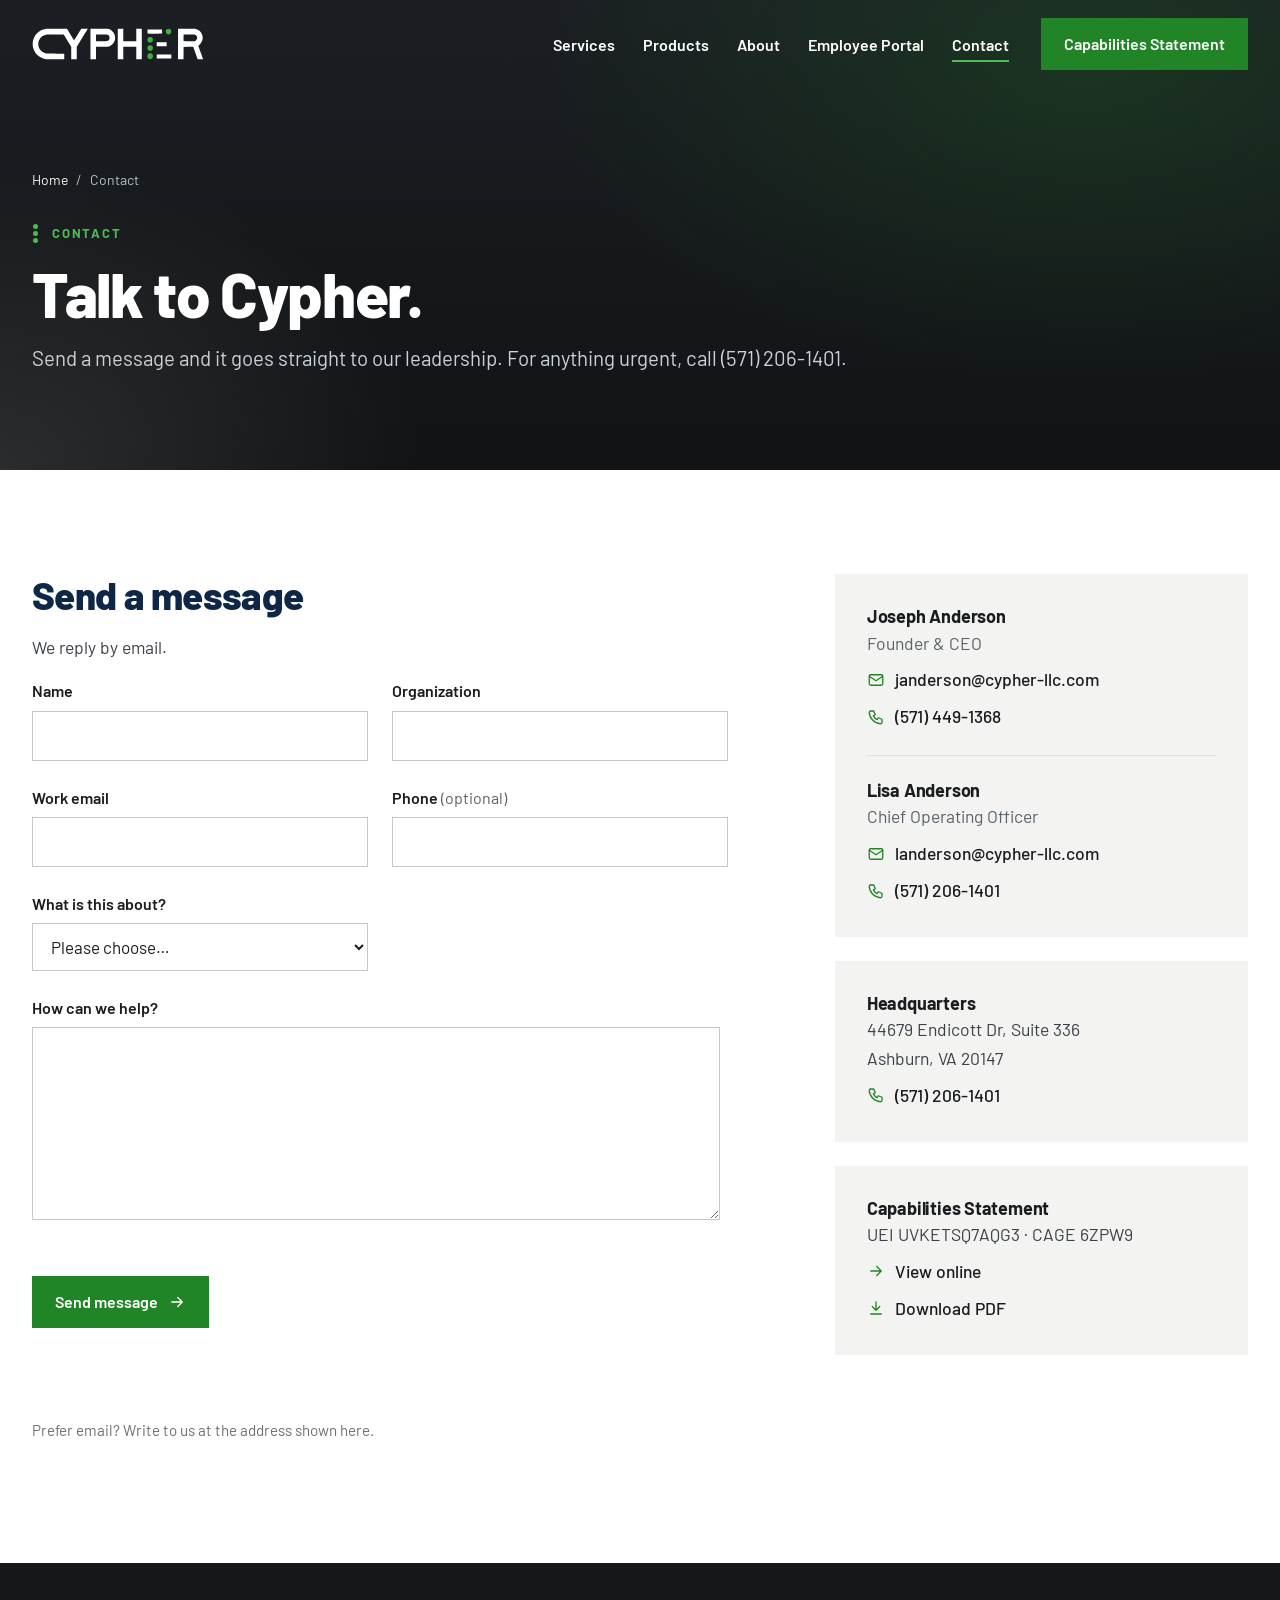
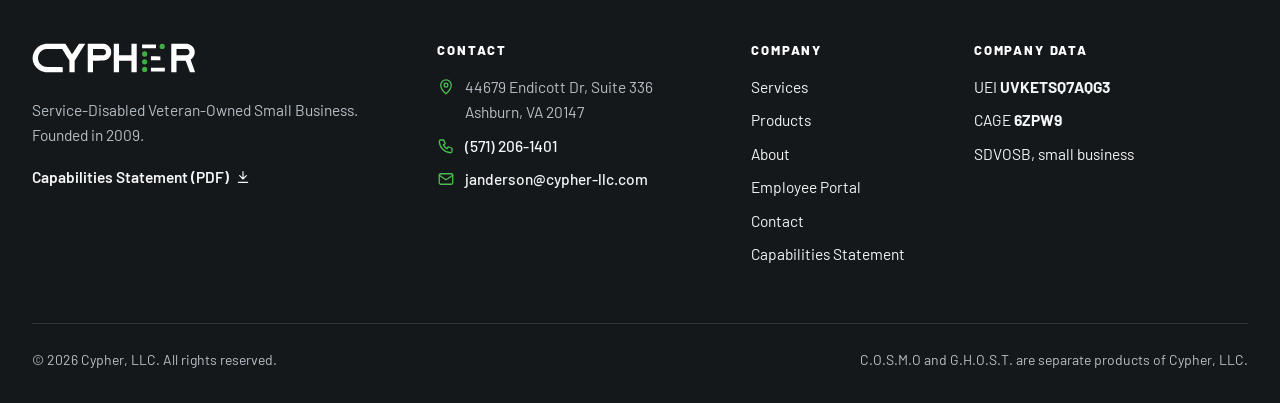
<file: contact.html>
<!doctype html>
<html lang="en">
<head>
<meta charset="utf-8">
<meta name="viewport" content="width=device-width, initial-scale=1">
<title>Contact | Cypher, LLC</title>
<meta name="description" content="Contact Cypher, LLC: send a message, or reach the Founder & CEO and the Chief Operating Officer directly.">
<meta name="theme-color" content="#15181b">
<link rel="icon" href="assets/img/favicon.svg" type="image/svg+xml">
<link rel="preload" href="assets/fonts/barlow-600.woff2" as="font" type="font/woff2" crossorigin>
<link rel="preload" href="assets/fonts/barlow-800.woff2" as="font" type="font/woff2" crossorigin>
<link rel="stylesheet" href="css/site.css?v=20261109u">
<script>(function(d){d.className+=" js";try{if(!matchMedia("(prefers-reduced-motion: reduce)").matches&&"IntersectionObserver" in window)d.className+=" motion"}catch(e){}})(document.documentElement);</script>
</head>
<body>
<a class="skip" href="#main">Skip to content</a>
<svg width="0" height="0" style="position:absolute" aria-hidden="true" focusable="false"><symbol id="i-shield" viewBox="0 0 24 24" fill="none" stroke="currentColor" stroke-width="1.75" stroke-linecap="round" stroke-linejoin="round"><path d="M12 3l7 3v5c0 4.5-3 8.3-7 10-4-1.7-7-5.5-7-10V6l7-3z"/><circle cx="12" cy="11" r="2"/><path d="M12 13v3"/></symbol><symbol id="i-radar" viewBox="0 0 24 24" fill="none" stroke="currentColor" stroke-width="1.75" stroke-linecap="round" stroke-linejoin="round"><circle cx="12" cy="12" r="9"/><circle cx="12" cy="12" r="5"/><path d="M12 12l6.5-6.5"/><circle cx="12" cy="12" r="1"/></symbol><symbol id="i-code" viewBox="0 0 24 24" fill="none" stroke="currentColor" stroke-width="1.75" stroke-linecap="round" stroke-linejoin="round"><path d="M8 8l-4 4 4 4M16 8l4 4-4 4M13.5 5l-3 14"/></symbol><symbol id="i-layers" viewBox="0 0 24 24" fill="none" stroke="currentColor" stroke-width="1.75" stroke-linecap="round" stroke-linejoin="round"><path d="M12 3l9 5-9 5-9-5 9-5z"/><path d="M3 12.5l9 5 9-5"/><path d="M3 16.5l9 5 9-5"/></symbol><symbol id="i-server" viewBox="0 0 24 24" fill="none" stroke="currentColor" stroke-width="1.75" stroke-linecap="round" stroke-linejoin="round"><rect x="3" y="4" width="18" height="7" rx="1.5"/><rect x="3" y="13" width="18" height="7" rx="1.5"/><path d="M7 7.5h.01M7 16.5h.01M11 7.5h6M11 16.5h6"/></symbol><symbol id="i-plane" viewBox="0 0 24 24" fill="none" stroke="currentColor" stroke-width="1.75" stroke-linecap="round" stroke-linejoin="round"><path d="M21 16v-2l-8-5V3.5a1.5 1.5 0 0 0-3 0V9l-8 5v2l8-2.5V19l-2 1.5V22l3.5-1 3.5 1v-1.5L13 19v-5.5l8 2.5z"/></symbol><symbol id="i-arrow" viewBox="0 0 24 24" fill="none" stroke="currentColor" stroke-width="1.75" stroke-linecap="round" stroke-linejoin="round"><path d="M5 12h14M13 6l6 6-6 6"/></symbol><symbol id="i-left" viewBox="0 0 24 24" fill="none" stroke="currentColor" stroke-width="1.75" stroke-linecap="round" stroke-linejoin="round"><path d="M15 6l-6 6 6 6"/></symbol><symbol id="i-right" viewBox="0 0 24 24" fill="none" stroke="currentColor" stroke-width="1.75" stroke-linecap="round" stroke-linejoin="round"><path d="M9 6l6 6-6 6"/></symbol><symbol id="i-pause" viewBox="0 0 24 24" fill="none" stroke="currentColor" stroke-width="1.75" stroke-linecap="round" stroke-linejoin="round"><path d="M9 6v12M15 6v12"/></symbol><symbol id="i-play" viewBox="0 0 24 24" fill="none" stroke="currentColor" stroke-width="1.75" stroke-linecap="round" stroke-linejoin="round"><path d="M8 5l11 7-11 7V5z"/></symbol><symbol id="i-phone" viewBox="0 0 24 24" fill="none" stroke="currentColor" stroke-width="1.75" stroke-linecap="round" stroke-linejoin="round"><path d="M5 4h4l2 5-2.5 1.5a11 11 0 0 0 5 5L15 13l5 2v4a2 2 0 0 1-2 2A16 16 0 0 1 3 6a2 2 0 0 1 2-2"/></symbol><symbol id="i-mail" viewBox="0 0 24 24" fill="none" stroke="currentColor" stroke-width="1.75" stroke-linecap="round" stroke-linejoin="round"><rect x="3" y="5" width="18" height="14" rx="2"/><path d="M3 7l9 6 9-6"/></symbol><symbol id="i-pin" viewBox="0 0 24 24" fill="none" stroke="currentColor" stroke-width="1.75" stroke-linecap="round" stroke-linejoin="round"><path d="M12 21s-7-6.2-7-11.5A7 7 0 0 1 19 9.5C19 14.8 12 21 12 21z"/><circle cx="12" cy="9.5" r="2.5"/></symbol><symbol id="i-download" viewBox="0 0 24 24" fill="none" stroke="currentColor" stroke-width="1.75" stroke-linecap="round" stroke-linejoin="round"><path d="M12 4v11M7 10l5 5 5-5M5 20h14"/></symbol><symbol id="i-star" viewBox="0 0 24 24" fill="none" stroke="currentColor" stroke-width="1.75" stroke-linecap="round" stroke-linejoin="round"><path d="M12 3l2.6 5.3 5.9.9-4.3 4.1 1 5.8L12 16.4l-5.2 2.7 1-5.8-4.3-4.1 5.9-.9L12 3z"/></symbol><symbol id="i-calendar" viewBox="0 0 24 24" fill="none" stroke="currentColor" stroke-width="1.75" stroke-linecap="round" stroke-linejoin="round"><rect x="3" y="5" width="18" height="16" rx="2"/><path d="M3 10h18M8 3v4M16 3v4"/></symbol><symbol id="i-id" viewBox="0 0 24 24" fill="none" stroke="currentColor" stroke-width="1.75" stroke-linecap="round" stroke-linejoin="round"><rect x="3" y="5" width="18" height="14" rx="2"/><circle cx="9" cy="11" r="2"/><path d="M6 16c.6-1.5 1.8-2 3-2s2.4.5 3 2M14 10h4M14 14h3"/></symbol><symbol id="i-hash" viewBox="0 0 24 24" fill="none" stroke="currentColor" stroke-width="1.75" stroke-linecap="round" stroke-linejoin="round"><path d="M5 9h14M5 15h14M10 4L8 20M16 4l-2 16"/></symbol><symbol id="i-award" viewBox="0 0 24 24" fill="none" stroke="currentColor" stroke-width="1.75" stroke-linecap="round" stroke-linejoin="round"><circle cx="12" cy="9" r="6"/><path d="M8.5 14L7 21l5-3 5 3-1.5-7"/></symbol><symbol id="i-lockshield" viewBox="0 0 24 24" fill="none" stroke="currentColor" stroke-width="1.75" stroke-linecap="round" stroke-linejoin="round"><path d="M12 3l7 3v5c0 4.5-3 8.3-7 10-4-1.7-7-5.5-7-10V6l7-3z"/><path d="M9 12l2 2 4-4"/></symbol><symbol id="i-crosshair" viewBox="0 0 24 24" fill="none" stroke="currentColor" stroke-width="1.75" stroke-linecap="round" stroke-linejoin="round"><circle cx="12" cy="12" r="8"/><path d="M12 2v4M12 18v4M2 12h4M18 12h4"/><circle cx="12" cy="12" r="1.5"/></symbol><symbol id="i-target" viewBox="0 0 24 24" fill="none" stroke="currentColor" stroke-width="1.75" stroke-linecap="round" stroke-linejoin="round"><circle cx="12" cy="12" r="9"/><circle cx="12" cy="12" r="5"/><circle cx="12" cy="12" r="1"/></symbol><symbol id="i-alert" viewBox="0 0 24 24" fill="none" stroke="currentColor" stroke-width="1.75" stroke-linecap="round" stroke-linejoin="round"><path d="M12 3l9.5 17h-19L12 3z"/><path d="M12 10v4M12 17h.01"/></symbol><symbol id="i-lock" viewBox="0 0 24 24" fill="none" stroke="currentColor" stroke-width="1.75" stroke-linecap="round" stroke-linejoin="round"><rect x="4" y="10" width="16" height="11" rx="2"/><path d="M8 10V7a4 4 0 0 1 8 0v3M12 14v3"/></symbol><symbol id="i-gauge" viewBox="0 0 24 24" fill="none" stroke="currentColor" stroke-width="1.75" stroke-linecap="round" stroke-linejoin="round"><path d="M3.5 17A8.5 8.5 0 0 1 20.5 17"/><path d="M12 17l4.2-5.2"/><circle cx="12" cy="17" r="1.3"/><path d="M6 13.2l1.2.8M12 9.2v1.4M18 13.2l-1.2.8"/></symbol><symbol id="i-menu" viewBox="0 0 24 24" fill="none" stroke="currentColor" stroke-width="1.75" stroke-linecap="round" stroke-linejoin="round"><path d="M4 7h16M4 12h16M4 17h16"/></symbol><symbol id="i-external" viewBox="0 0 24 24" fill="none" stroke="currentColor" stroke-width="1.75" stroke-linecap="round" stroke-linejoin="round"><path d="M14 4h6v6M20 4l-9 9M18 14v5a1 1 0 0 1-1 1H5a1 1 0 0 1-1-1V7a1 1 0 0 1 1-1h5"/></symbol><symbol id="i-bag" viewBox="0 0 24 24" fill="none" stroke="currentColor" stroke-width="1.75" stroke-linecap="round" stroke-linejoin="round"><path d="M5 8h14l-1.5 12h-11L5 8z"/><path d="M9 8V6a3 3 0 0 1 6 0v2"/></symbol><symbol id="i-quote" viewBox="0 0 24 24" fill="none" stroke="currentColor" stroke-width="1.75" stroke-linecap="round" stroke-linejoin="round"><path d="M10 7H6a2 2 0 0 0-2 2v3h5v5H4v-5M20 7h-4a2 2 0 0 0-2 2v3h5v5h-5v-5"/></symbol><symbol id="i-building" viewBox="0 0 24 24" fill="none" stroke="currentColor" stroke-width="1.75" stroke-linecap="round" stroke-linejoin="round"><path d="M4 21V5a1 1 0 0 1 1-1h9a1 1 0 0 1 1 1v16M15 9h4a1 1 0 0 1 1 1v11M2 21h20M8 8h3M8 12h3M8 16h3"/></symbol></svg>

<!-- ===== HEADER (the same block is repeated on every page) ===== -->
<header class="site-header">
  <div class="wrap">
    <a class="brand" href="index.html" aria-label="Cypher, LLC home">
      <img class="light-logo" src="assets/img/cypher-logo-white.svg" width="1430" height="260" alt="Cypher">
      <img class="dark-logo" src="assets/img/cypher-logo.svg" width="1430" height="260" alt="" aria-hidden="true">
    </a>
    <button class="menu-btn" type="button" aria-expanded="false" aria-controls="site-nav"><svg class="" aria-hidden="true" focusable="false"><use href="#i-menu"/></svg>Menu</button>
    <nav class="nav" id="site-nav" aria-label="Main">
      <ul>
        <li><a href="services.html">Services</a></li>
        <li><a href="products.html">Products</a></li>
        <li><a href="about.html">About</a></li>
        <li><a href="employee-portal.html">Employee Portal</a></li>
        <li><a href="contact.html" aria-current="page">Contact</a></li>
      </ul>
      <a class="btn btn-primary" href="capabilities.html">Capabilities Statement</a>
    </nav>
  </div>
</header>
<main id="main">
  <section class="page-hero">
    <div class="bg bg-glow"></div>
    <div class="wrap">
      <nav class="crumbs" aria-label="Breadcrumb"><a href="index.html">Home</a><span aria-hidden="true">/</span><span aria-current="page">Contact</span></nav>
      <p class="eyebrow reveal">Contact</p>
      <h1 class="reveal" style="--i:1">Talk to Cypher.</h1>
      <p class="lead reveal" style="--i:2">Send a message and it goes straight to our leadership. For anything urgent, call <span class="nb">(571) 206-1401</span>.</p>
    </div>
  </section>
  <section class="section">
    <div class="wrap contact-grid">
      <div class="reveal">
        <h2>Send a message</h2>
        <p>We reply by email.</p>
        <!--
          CONTACT FORM. The address that receives messages is set on THIS ONE TAG:
          data-email="..." and the same address at the end of action="...".
          Change both together. See README.md, "Contact form".
        -->
        <form class="form" id="contact-form"
              data-email="janderson@cypher-llc.com"
              action="https://site-forms.janderson-6f5.workers.dev" method="POST">
          <input type="hidden" name="_subject" value="Website inquiry from cypher-llc.com">
          <input type="hidden" name="_next" value="https://cypher-llc.com/contact.html?sent=1">
          <input type="hidden" name="_template" value="table">
          <input type="hidden" name="_t" value="">
          <div class="honey" aria-hidden="true"><label for="f-honey">Leave this empty</label><input type="text" id="f-honey" name="_honey" tabindex="-1" autocomplete="off"></div>
          <div class="row2">
            <div class="field"><label for="f-name">Name</label><input id="f-name" name="name" type="text" autocomplete="name" required></div>
            <div class="field"><label for="f-org">Organization</label><input id="f-org" name="organization" type="text" autocomplete="organization" required></div>
          </div>
          <div class="row2">
            <div class="field"><label for="f-email">Work email</label><input id="f-email" name="email" type="email" autocomplete="email" required></div>
            <div class="field"><label for="f-phone">Phone <span class="opt">(optional)</span></label><input id="f-phone" name="phone" type="tel" autocomplete="tel"></div>
          </div>
          <div class="field"><label for="f-topic">What is this about?</label>
            <select id="f-topic" name="topic" required>
              <option value="" selected disabled>Please choose&hellip;</option>
              <option>Products and demos</option>
              <option>Pricing</option>
              <option>Partnership</option>
              <option>Support</option>
              <option>Careers</option>
              <option>Other</option>
            </select>
          </div>
          <div class="field"><label for="f-msg">How can we help?</label><textarea id="f-msg" name="message" rows="7" minlength="20" required></textarea></div>
          <div class="cf-turnstile" data-sitekey="0x4AAAAAAF5C0E8AoALWH5Gg" data-theme="auto" data-refresh-expired="auto" data-retry="auto"></div>
          <div><button class="btn btn-primary" type="submit">Send message <svg class="" aria-hidden="true" focusable="false"><use href="#i-arrow"/></svg></button></div>
          <p class="status" id="form-status" role="status" aria-live="polite"></p>
          <p class="alt-contact">Prefer email? Write to us at the address shown here.</p>
        </form>
      </div>
      <aside class="reveal" style="--i:1">
        <div class="side-card">
          <h3>Joseph Anderson</h3>
          <p class="role">Founder &amp; CEO</p>
          <div class="lines"><a href="mailto:janderson@cypher-llc.com"><svg class="" aria-hidden="true" focusable="false"><use href="#i-mail"/></svg>janderson@cypher-llc.com</a><a href="tel:+15714491368"><svg class="" aria-hidden="true" focusable="false"><use href="#i-phone"/></svg>(571) 449-1368</a></div>
          <hr>
          <h3>Lisa Anderson</h3>
          <p class="role">Chief Operating Officer</p>
          <div class="lines"><a href="mailto:landerson@cypher-llc.com"><svg class="" aria-hidden="true" focusable="false"><use href="#i-mail"/></svg>landerson@cypher-llc.com</a><a href="tel:+15712061401"><svg class="" aria-hidden="true" focusable="false"><use href="#i-phone"/></svg>(571) 206-1401</a></div>
        </div>
        <div class="side-card">
          <h3>Headquarters</h3>
          <p>44679 Endicott Dr, Suite 336<br>Ashburn, VA 20147</p>
          <div class="lines"><a href="tel:+15712061401"><svg class="" aria-hidden="true" focusable="false"><use href="#i-phone"/></svg>(571) 206-1401</a></div>
        </div>
        <div class="side-card">
          <h3>Capabilities Statement</h3>
          <p>UEI UVKETSQ7AQG3 &middot; CAGE 6ZPW9</p>
          <div class="lines"><a href="capabilities.html"><svg class="" aria-hidden="true" focusable="false"><use href="#i-arrow"/></svg>View online</a><a href="assets/Cypher-Capabilities-Statement.pdf?v=20261102k"><svg class="" aria-hidden="true" focusable="false"><use href="#i-download"/></svg>Download PDF</a></div>
        </div>
      </aside>
    </div>
  </section>
</main>

<!-- ===== FOOTER (the same block is repeated on every page) ===== -->
<footer class="site-footer">
  <div class="wrap">
    <div class="top">
      <div>
        <img class="logo" src="assets/img/cypher-logo-white.svg" width="1430" height="260" alt="Cypher">
        <p>Service-Disabled Veteran-Owned Small Business. Founded in 2009.</p>
        <p><a class="more" href="assets/Cypher-Capabilities-Statement.pdf?v=20261102k">Capabilities Statement (PDF) <svg class="" aria-hidden="true" focusable="false"><use href="#i-download"/></svg></a></p>
      </div>
      <div>
        <h2>Contact</h2>
        <ul class="lines">
          <li><svg class="" aria-hidden="true" focusable="false"><use href="#i-pin"/></svg><span>44679 Endicott Dr, Suite 336<br>Ashburn, VA 20147</span></li>
          <li><svg class="" aria-hidden="true" focusable="false"><use href="#i-phone"/></svg><a href="tel:+15712061401">(571) 206-1401</a></li>
          <li><svg class="" aria-hidden="true" focusable="false"><use href="#i-mail"/></svg><a href="mailto:janderson@cypher-llc.com">janderson@cypher-llc.com</a></li>
        </ul>
      </div>
      <div>
        <h2>Company</h2>
        <ul>
          <li><a href="services.html">Services</a></li>
          <li><a href="products.html">Products</a></li>
          <li><a href="about.html">About</a></li>
          <li><a href="employee-portal.html">Employee Portal</a></li>
          <li><a href="contact.html">Contact</a></li>
          <li><a href="capabilities.html">Capabilities Statement</a></li>
        </ul>
      </div>
      <div>
        <h2>Company data</h2>
        <ul class="codes">
          <li>UEI <b>UVKETSQ7AQG3</b></li>
          <li>CAGE <b>6ZPW9</b></li>
          <li>SDVOSB, small business</li>
        </ul>
      </div>
    </div>
    <div class="bottom"><span>&copy; 2026 Cypher, LLC. All rights reserved.</span><span>C.O.S.M.O and G.H.O.S.T. are separate products of Cypher, LLC.</span></div>
  </div>
</footer>
<script src="https://challenges.cloudflare.com/turnstile/v0/api.js" async defer></script>
<script src="js/contact.js?v=20261108b"></script>
<script src="js/site.js?v=20261102k"></script>
</body>
</html>
</file>
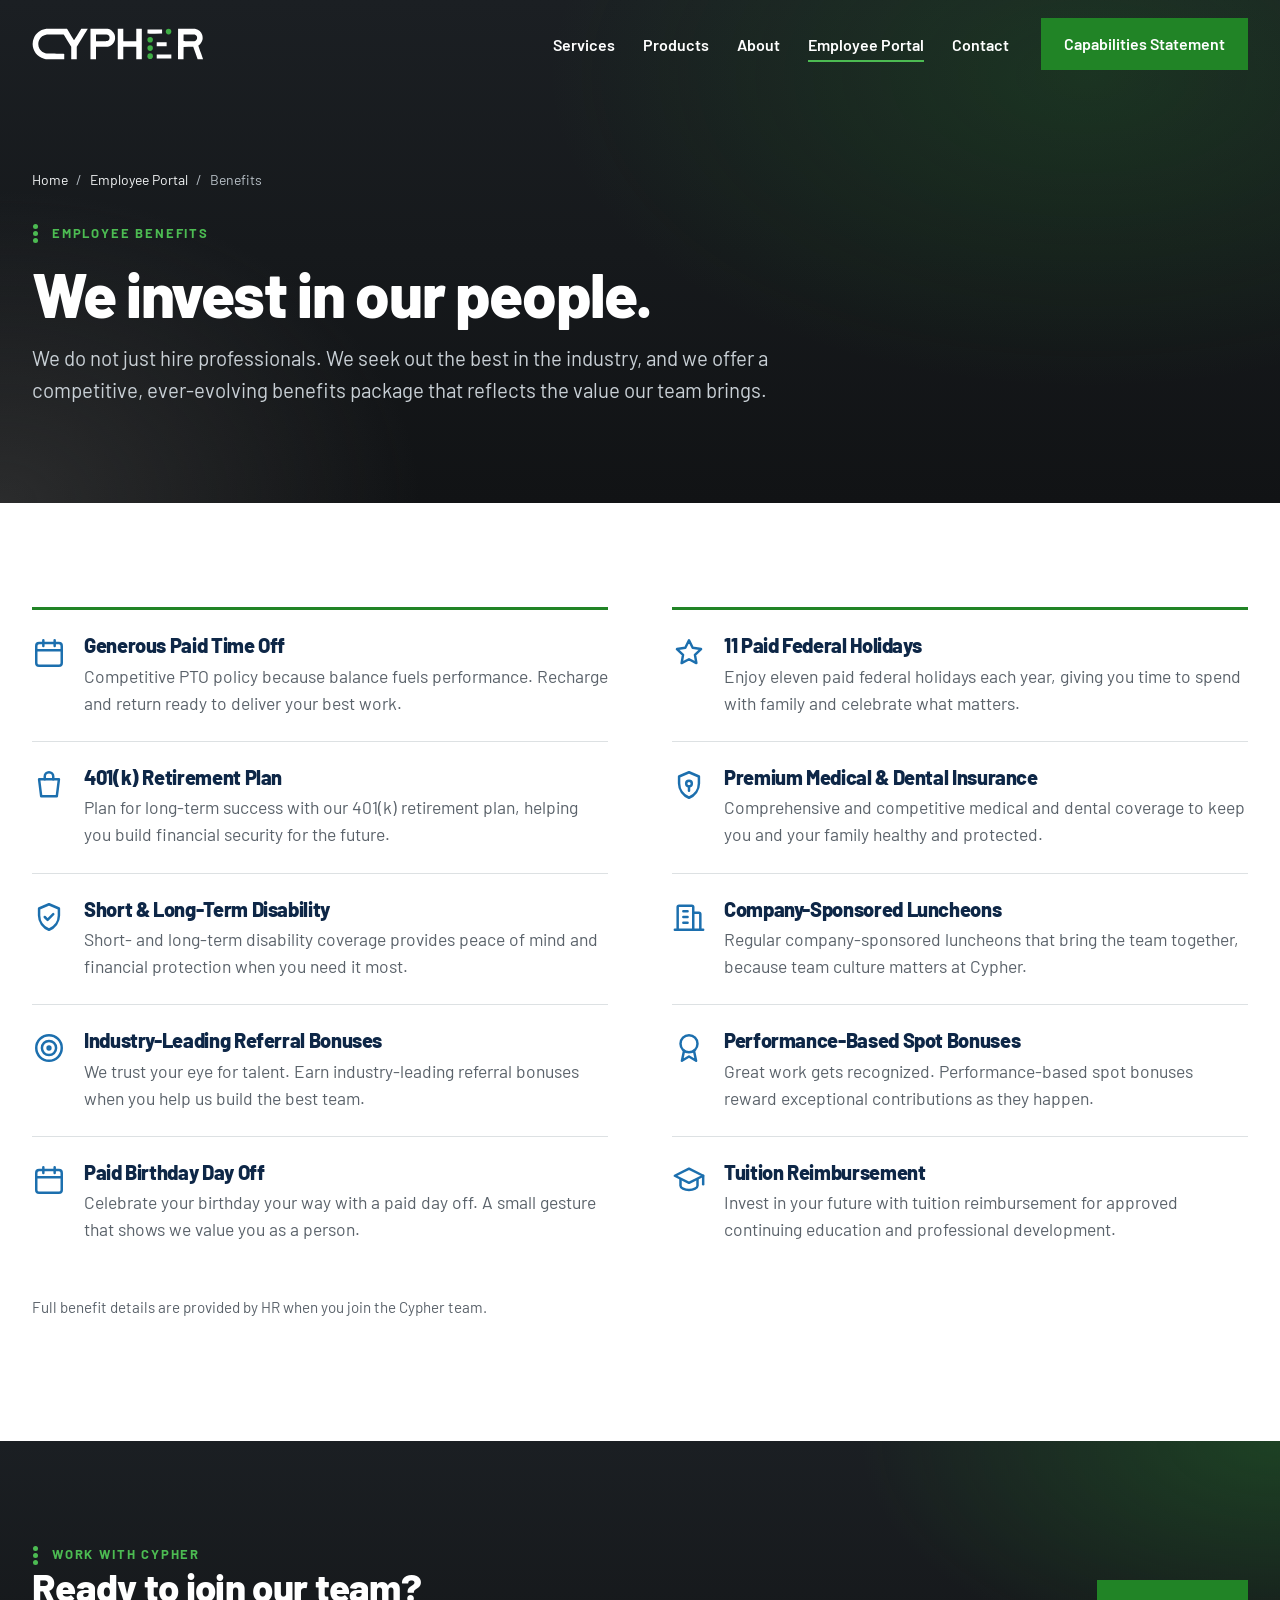
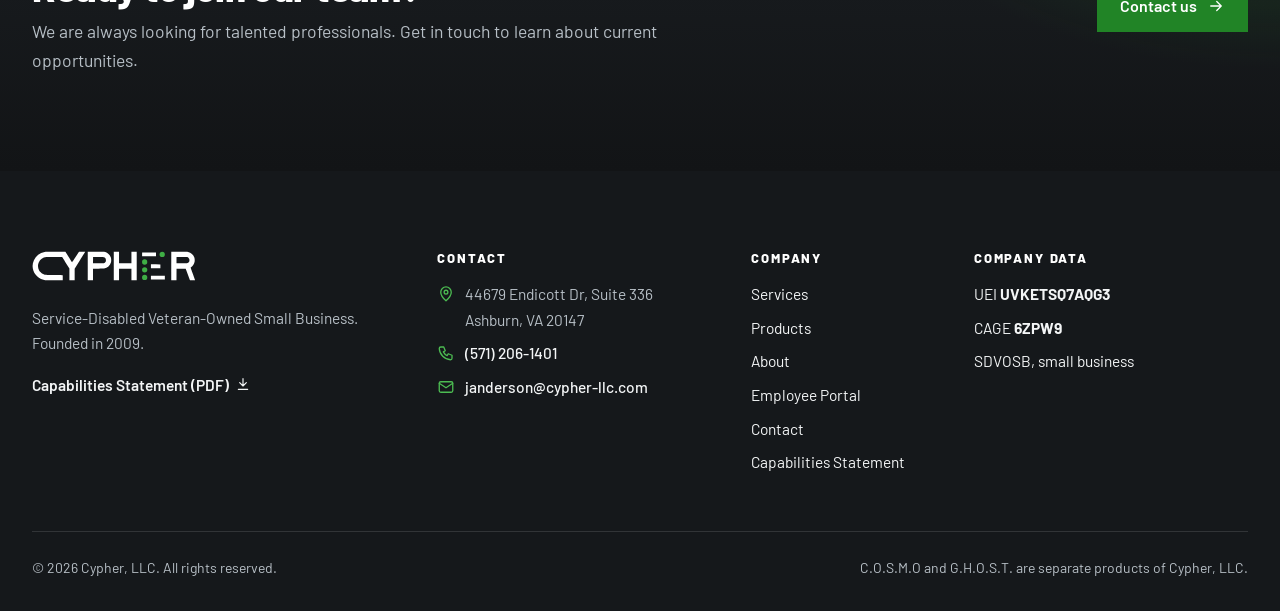
<file: employee-benefits.html>
<!doctype html>
<html lang="en">
<head>
<meta charset="utf-8">
<meta name="viewport" content="width=device-width, initial-scale=1">
<title>Employee Benefits | Cypher, LLC</title>
<meta name="description" content="Cypher employee benefits: paid time off, federal holidays, 401(k), medical and dental, disability, bonuses and tuition reimbursement.">
<meta name="theme-color" content="#15181b">
<link rel="icon" href="assets/img/favicon.svg" type="image/svg+xml">
<link rel="preload" href="assets/fonts/barlow-600.woff2" as="font" type="font/woff2" crossorigin>
<link rel="preload" href="assets/fonts/barlow-800.woff2" as="font" type="font/woff2" crossorigin>
<link rel="stylesheet" href="css/site.css?v=20261109u">
<script>(function(d){d.className+=" js";try{if(!matchMedia("(prefers-reduced-motion: reduce)").matches&&"IntersectionObserver" in window)d.className+=" motion"}catch(e){}})(document.documentElement);</script>
</head>
<body>
<a class="skip" href="#main">Skip to content</a>
<svg width="0" height="0" style="position:absolute" aria-hidden="true" focusable="false"><symbol id="i-shield" viewBox="0 0 24 24" fill="none" stroke="currentColor" stroke-width="1.75" stroke-linecap="round" stroke-linejoin="round"><path d="M12 3l7 3v5c0 4.5-3 8.3-7 10-4-1.7-7-5.5-7-10V6l7-3z"/><circle cx="12" cy="11" r="2"/><path d="M12 13v3"/></symbol><symbol id="i-radar" viewBox="0 0 24 24" fill="none" stroke="currentColor" stroke-width="1.75" stroke-linecap="round" stroke-linejoin="round"><circle cx="12" cy="12" r="9"/><circle cx="12" cy="12" r="5"/><path d="M12 12l6.5-6.5"/><circle cx="12" cy="12" r="1"/></symbol><symbol id="i-code" viewBox="0 0 24 24" fill="none" stroke="currentColor" stroke-width="1.75" stroke-linecap="round" stroke-linejoin="round"><path d="M8 8l-4 4 4 4M16 8l4 4-4 4M13.5 5l-3 14"/></symbol><symbol id="i-layers" viewBox="0 0 24 24" fill="none" stroke="currentColor" stroke-width="1.75" stroke-linecap="round" stroke-linejoin="round"><path d="M12 3l9 5-9 5-9-5 9-5z"/><path d="M3 12.5l9 5 9-5"/><path d="M3 16.5l9 5 9-5"/></symbol><symbol id="i-server" viewBox="0 0 24 24" fill="none" stroke="currentColor" stroke-width="1.75" stroke-linecap="round" stroke-linejoin="round"><rect x="3" y="4" width="18" height="7" rx="1.5"/><rect x="3" y="13" width="18" height="7" rx="1.5"/><path d="M7 7.5h.01M7 16.5h.01M11 7.5h6M11 16.5h6"/></symbol><symbol id="i-plane" viewBox="0 0 24 24" fill="none" stroke="currentColor" stroke-width="1.75" stroke-linecap="round" stroke-linejoin="round"><path d="M21 16v-2l-8-5V3.5a1.5 1.5 0 0 0-3 0V9l-8 5v2l8-2.5V19l-2 1.5V22l3.5-1 3.5 1v-1.5L13 19v-5.5l8 2.5z"/></symbol><symbol id="i-arrow" viewBox="0 0 24 24" fill="none" stroke="currentColor" stroke-width="1.75" stroke-linecap="round" stroke-linejoin="round"><path d="M5 12h14M13 6l6 6-6 6"/></symbol><symbol id="i-left" viewBox="0 0 24 24" fill="none" stroke="currentColor" stroke-width="1.75" stroke-linecap="round" stroke-linejoin="round"><path d="M15 6l-6 6 6 6"/></symbol><symbol id="i-right" viewBox="0 0 24 24" fill="none" stroke="currentColor" stroke-width="1.75" stroke-linecap="round" stroke-linejoin="round"><path d="M9 6l6 6-6 6"/></symbol><symbol id="i-pause" viewBox="0 0 24 24" fill="none" stroke="currentColor" stroke-width="1.75" stroke-linecap="round" stroke-linejoin="round"><path d="M9 6v12M15 6v12"/></symbol><symbol id="i-play" viewBox="0 0 24 24" fill="none" stroke="currentColor" stroke-width="1.75" stroke-linecap="round" stroke-linejoin="round"><path d="M8 5l11 7-11 7V5z"/></symbol><symbol id="i-phone" viewBox="0 0 24 24" fill="none" stroke="currentColor" stroke-width="1.75" stroke-linecap="round" stroke-linejoin="round"><path d="M5 4h4l2 5-2.5 1.5a11 11 0 0 0 5 5L15 13l5 2v4a2 2 0 0 1-2 2A16 16 0 0 1 3 6a2 2 0 0 1 2-2"/></symbol><symbol id="i-mail" viewBox="0 0 24 24" fill="none" stroke="currentColor" stroke-width="1.75" stroke-linecap="round" stroke-linejoin="round"><rect x="3" y="5" width="18" height="14" rx="2"/><path d="M3 7l9 6 9-6"/></symbol><symbol id="i-pin" viewBox="0 0 24 24" fill="none" stroke="currentColor" stroke-width="1.75" stroke-linecap="round" stroke-linejoin="round"><path d="M12 21s-7-6.2-7-11.5A7 7 0 0 1 19 9.5C19 14.8 12 21 12 21z"/><circle cx="12" cy="9.5" r="2.5"/></symbol><symbol id="i-download" viewBox="0 0 24 24" fill="none" stroke="currentColor" stroke-width="1.75" stroke-linecap="round" stroke-linejoin="round"><path d="M12 4v11M7 10l5 5 5-5M5 20h14"/></symbol><symbol id="i-star" viewBox="0 0 24 24" fill="none" stroke="currentColor" stroke-width="1.75" stroke-linecap="round" stroke-linejoin="round"><path d="M12 3l2.6 5.3 5.9.9-4.3 4.1 1 5.8L12 16.4l-5.2 2.7 1-5.8-4.3-4.1 5.9-.9L12 3z"/></symbol><symbol id="i-calendar" viewBox="0 0 24 24" fill="none" stroke="currentColor" stroke-width="1.75" stroke-linecap="round" stroke-linejoin="round"><rect x="3" y="5" width="18" height="16" rx="2"/><path d="M3 10h18M8 3v4M16 3v4"/></symbol><symbol id="i-id" viewBox="0 0 24 24" fill="none" stroke="currentColor" stroke-width="1.75" stroke-linecap="round" stroke-linejoin="round"><rect x="3" y="5" width="18" height="14" rx="2"/><circle cx="9" cy="11" r="2"/><path d="M6 16c.6-1.5 1.8-2 3-2s2.4.5 3 2M14 10h4M14 14h3"/></symbol><symbol id="i-hash" viewBox="0 0 24 24" fill="none" stroke="currentColor" stroke-width="1.75" stroke-linecap="round" stroke-linejoin="round"><path d="M5 9h14M5 15h14M10 4L8 20M16 4l-2 16"/></symbol><symbol id="i-award" viewBox="0 0 24 24" fill="none" stroke="currentColor" stroke-width="1.75" stroke-linecap="round" stroke-linejoin="round"><circle cx="12" cy="9" r="6"/><path d="M8.5 14L7 21l5-3 5 3-1.5-7"/></symbol><symbol id="i-lockshield" viewBox="0 0 24 24" fill="none" stroke="currentColor" stroke-width="1.75" stroke-linecap="round" stroke-linejoin="round"><path d="M12 3l7 3v5c0 4.5-3 8.3-7 10-4-1.7-7-5.5-7-10V6l7-3z"/><path d="M9 12l2 2 4-4"/></symbol><symbol id="i-crosshair" viewBox="0 0 24 24" fill="none" stroke="currentColor" stroke-width="1.75" stroke-linecap="round" stroke-linejoin="round"><circle cx="12" cy="12" r="8"/><path d="M12 2v4M12 18v4M2 12h4M18 12h4"/><circle cx="12" cy="12" r="1.5"/></symbol><symbol id="i-target" viewBox="0 0 24 24" fill="none" stroke="currentColor" stroke-width="1.75" stroke-linecap="round" stroke-linejoin="round"><circle cx="12" cy="12" r="9"/><circle cx="12" cy="12" r="5"/><circle cx="12" cy="12" r="1"/></symbol><symbol id="i-alert" viewBox="0 0 24 24" fill="none" stroke="currentColor" stroke-width="1.75" stroke-linecap="round" stroke-linejoin="round"><path d="M12 3l9.5 17h-19L12 3z"/><path d="M12 10v4M12 17h.01"/></symbol><symbol id="i-lock" viewBox="0 0 24 24" fill="none" stroke="currentColor" stroke-width="1.75" stroke-linecap="round" stroke-linejoin="round"><rect x="4" y="10" width="16" height="11" rx="2"/><path d="M8 10V7a4 4 0 0 1 8 0v3M12 14v3"/></symbol><symbol id="i-gauge" viewBox="0 0 24 24" fill="none" stroke="currentColor" stroke-width="1.75" stroke-linecap="round" stroke-linejoin="round"><path d="M3.5 17A8.5 8.5 0 0 1 20.5 17"/><path d="M12 17l4.2-5.2"/><circle cx="12" cy="17" r="1.3"/><path d="M6 13.2l1.2.8M12 9.2v1.4M18 13.2l-1.2.8"/></symbol><symbol id="i-menu" viewBox="0 0 24 24" fill="none" stroke="currentColor" stroke-width="1.75" stroke-linecap="round" stroke-linejoin="round"><path d="M4 7h16M4 12h16M4 17h16"/></symbol><symbol id="i-external" viewBox="0 0 24 24" fill="none" stroke="currentColor" stroke-width="1.75" stroke-linecap="round" stroke-linejoin="round"><path d="M14 4h6v6M20 4l-9 9M18 14v5a1 1 0 0 1-1 1H5a1 1 0 0 1-1-1V7a1 1 0 0 1 1-1h5"/></symbol><symbol id="i-bag" viewBox="0 0 24 24" fill="none" stroke="currentColor" stroke-width="1.75" stroke-linecap="round" stroke-linejoin="round"><path d="M5 8h14l-1.5 12h-11L5 8z"/><path d="M9 8V6a3 3 0 0 1 6 0v2"/></symbol><symbol id="i-quote" viewBox="0 0 24 24" fill="none" stroke="currentColor" stroke-width="1.75" stroke-linecap="round" stroke-linejoin="round"><path d="M10 7H6a2 2 0 0 0-2 2v3h5v5H4v-5M20 7h-4a2 2 0 0 0-2 2v3h5v5h-5v-5"/></symbol><symbol id="i-building" viewBox="0 0 24 24" fill="none" stroke="currentColor" stroke-width="1.75" stroke-linecap="round" stroke-linejoin="round"><path d="M4 21V5a1 1 0 0 1 1-1h9a1 1 0 0 1 1 1v16M15 9h4a1 1 0 0 1 1 1v11M2 21h20M8 8h3M8 12h3M8 16h3"/></symbol><symbol id="i-cap" viewBox="0 0 24 24" fill="none" stroke="currentColor" stroke-width="1.75" stroke-linecap="round" stroke-linejoin="round"><path d="M2 9l10-5 10 5-10 5z"/><path d="M6 11.5v4.5c0 1.5 2.7 3 6 3s6-1.5 6-3v-4.5"/><path d="M22 9v6"/></symbol></svg>

<!-- ===== HEADER (the same block is repeated on every page) ===== -->
<header class="site-header">
  <div class="wrap">
    <a class="brand" href="index.html" aria-label="Cypher, LLC home">
      <img class="light-logo" src="assets/img/cypher-logo-white.svg" width="1430" height="260" alt="Cypher">
      <img class="dark-logo" src="assets/img/cypher-logo.svg" width="1430" height="260" alt="" aria-hidden="true">
    </a>
    <button class="menu-btn" type="button" aria-expanded="false" aria-controls="site-nav"><svg class="" aria-hidden="true" focusable="false"><use href="#i-menu"/></svg>Menu</button>
    <nav class="nav" id="site-nav" aria-label="Main">
      <ul>
        <li><a href="services.html">Services</a></li>
        <li><a href="products.html">Products</a></li>
        <li><a href="about.html">About</a></li>
        <li><a href="employee-portal.html" aria-current="page">Employee Portal</a></li>
        <li><a href="contact.html">Contact</a></li>
      </ul>
      <a class="btn btn-primary" href="capabilities.html">Capabilities Statement</a>
    </nav>
  </div>
</header>
<main id="main">
  <section class="page-hero">
    <div class="bg bg-glow"></div>
    <div class="wrap">
      <nav class="crumbs" aria-label="Breadcrumb"><a href="index.html">Home</a><span aria-hidden="true">/</span><a href="employee-portal.html">Employee Portal</a><span aria-hidden="true">/</span><span aria-current="page">Benefits</span></nav>
      <p class="eyebrow reveal">Employee benefits</p>
      <h1 class="reveal" style="--i:1">We invest in our people.</h1>
      <p class="lead reveal" style="--i:2">We do not just hire professionals. We seek out the best in the industry, and we offer a competitive, ever-evolving benefits package that reflects the value our team brings.</p>
    </div>
  </section>
  <section class="section"><div class="wrap"><ul class="bn"><li class="reveal"><svg viewBox="0 0 24 24" aria-hidden="true" focusable="false"><use href="#i-calendar"/></svg><div><h2>Generous Paid Time Off</h2><p>Competitive PTO policy because balance fuels performance. Recharge and return ready to deliver your best work.</p></div></li><li class="reveal"><svg viewBox="0 0 24 24" aria-hidden="true" focusable="false"><use href="#i-star"/></svg><div><h2>11 Paid Federal Holidays</h2><p>Enjoy eleven paid federal holidays each year, giving you time to spend with family and celebrate what matters.</p></div></li><li class="reveal"><svg viewBox="0 0 24 24" aria-hidden="true" focusable="false"><use href="#i-bag"/></svg><div><h2>401(k) Retirement Plan</h2><p>Plan for long-term success with our 401(k) retirement plan, helping you build financial security for the future.</p></div></li><li class="reveal"><svg viewBox="0 0 24 24" aria-hidden="true" focusable="false"><use href="#i-shield"/></svg><div><h2>Premium Medical &amp; Dental Insurance</h2><p>Comprehensive and competitive medical and dental coverage to keep you and your family healthy and protected.</p></div></li><li class="reveal"><svg viewBox="0 0 24 24" aria-hidden="true" focusable="false"><use href="#i-lockshield"/></svg><div><h2>Short &amp; Long-Term Disability</h2><p>Short- and long-term disability coverage provides peace of mind and financial protection when you need it most.</p></div></li><li class="reveal"><svg viewBox="0 0 24 24" aria-hidden="true" focusable="false"><use href="#i-building"/></svg><div><h2>Company-Sponsored Luncheons</h2><p>Regular company-sponsored luncheons that bring the team together, because team culture matters at Cypher.</p></div></li><li class="reveal"><svg viewBox="0 0 24 24" aria-hidden="true" focusable="false"><use href="#i-target"/></svg><div><h2>Industry-Leading Referral Bonuses</h2><p>We trust your eye for talent. Earn industry-leading referral bonuses when you help us build the best team.</p></div></li><li class="reveal"><svg viewBox="0 0 24 24" aria-hidden="true" focusable="false"><use href="#i-award"/></svg><div><h2>Performance-Based Spot Bonuses</h2><p>Great work gets recognized. Performance-based spot bonuses reward exceptional contributions as they happen.</p></div></li><li class="reveal"><svg viewBox="0 0 24 24" aria-hidden="true" focusable="false"><use href="#i-calendar"/></svg><div><h2>Paid Birthday Day Off</h2><p>Celebrate your birthday your way with a paid day off. A small gesture that shows we value you as a person.</p></div></li><li class="reveal"><svg viewBox="0 0 24 24" aria-hidden="true" focusable="false"><use href="#i-cap"/></svg><div><h2>Tuition Reimbursement</h2><p>Invest in your future with tuition reimbursement for approved continuing education and professional development.</p></div></li></ul><p class="bn-note">Full benefit details are provided by HR when you join the Cypher team.</p></div></section>
  <section class="cta">
    <div class="bg bg-glow"></div>
    <div class="wrap">
      <div class="reveal"><p class="eyebrow">Work with Cypher</p><h2>Ready to join our team?</h2><p>We are always looking for talented professionals. Get in touch to learn about current opportunities.</p></div>
      <div class="btn-row reveal" style="--i:1"><a class="btn btn-primary" href="contact.html">Contact us <svg viewBox="0 0 24 24" aria-hidden="true" focusable="false"><use href="#i-arrow"/></svg></a></div>
    </div>
  </section>
</main>

<!-- ===== FOOTER (the same block is repeated on every page) ===== -->
<footer class="site-footer">
  <div class="wrap">
    <div class="top">
      <div>
        <img class="logo" src="assets/img/cypher-logo-white.svg" width="1430" height="260" alt="Cypher">
        <p>Service-Disabled Veteran-Owned Small Business. Founded in 2009.</p>
        <p><a class="more" href="assets/Cypher-Capabilities-Statement.pdf?v=20261102k">Capabilities Statement (PDF) <svg class="" aria-hidden="true" focusable="false"><use href="#i-download"/></svg></a></p>
      </div>
      <div>
        <h2>Contact</h2>
        <ul class="lines">
          <li><svg class="" aria-hidden="true" focusable="false"><use href="#i-pin"/></svg><span>44679 Endicott Dr, Suite 336<br>Ashburn, VA 20147</span></li>
          <li><svg class="" aria-hidden="true" focusable="false"><use href="#i-phone"/></svg><a href="tel:+15712061401">(571) 206-1401</a></li>
          <li><svg class="" aria-hidden="true" focusable="false"><use href="#i-mail"/></svg><a href="mailto:janderson@cypher-llc.com">janderson@cypher-llc.com</a></li>
        </ul>
      </div>
      <div>
        <h2>Company</h2>
        <ul>
          <li><a href="services.html">Services</a></li>
          <li><a href="products.html">Products</a></li>
          <li><a href="about.html">About</a></li>
          <li><a href="employee-portal.html">Employee Portal</a></li>
          <li><a href="contact.html">Contact</a></li>
          <li><a href="capabilities.html">Capabilities Statement</a></li>
        </ul>
      </div>
      <div>
        <h2>Company data</h2>
        <ul class="codes">
          <li>UEI <b>UVKETSQ7AQG3</b></li>
          <li>CAGE <b>6ZPW9</b></li>
          <li>SDVOSB, small business</li>
        </ul>
      </div>
    </div>
    <div class="bottom"><span>&copy; 2026 Cypher, LLC. All rights reserved.</span><span>C.O.S.M.O and G.H.O.S.T. are separate products of Cypher, LLC.</span></div>
  </div>
</footer>
<script src="js/site.js?v=20261102k"></script>
</body>
</html>
</file>
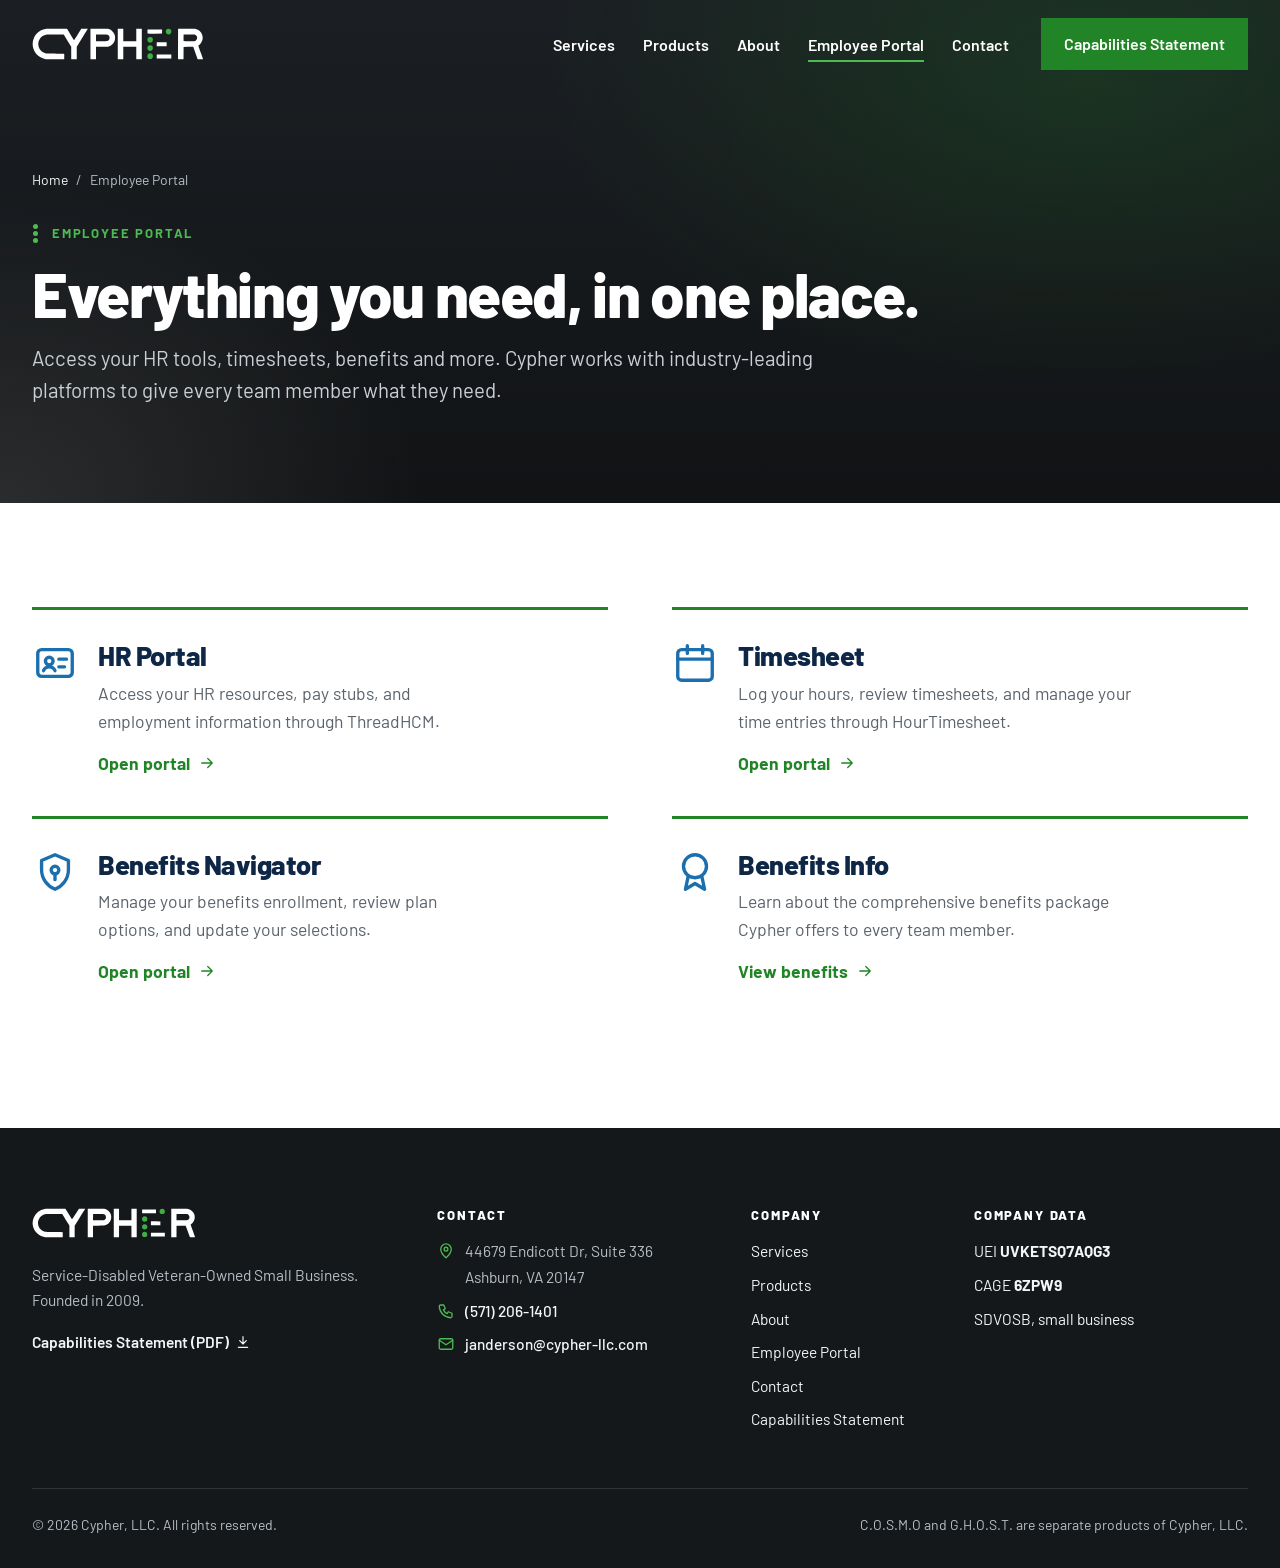
<file: employee-portal.html>
<!doctype html>
<html lang="en">
<head>
<meta charset="utf-8">
<meta name="viewport" content="width=device-width, initial-scale=1">
<title>Employee Portal | Cypher, LLC</title>
<meta name="description" content="Cypher employee portal: HR and pay stubs, timesheets, benefits enrollment and benefits information.">
<meta name="theme-color" content="#15181b">
<link rel="icon" href="assets/img/favicon.svg" type="image/svg+xml">
<link rel="preload" href="assets/fonts/barlow-600.woff2" as="font" type="font/woff2" crossorigin>
<link rel="preload" href="assets/fonts/barlow-800.woff2" as="font" type="font/woff2" crossorigin>
<link rel="stylesheet" href="css/site.css?v=20261109u">
<script>(function(d){d.className+=" js";try{if(!matchMedia("(prefers-reduced-motion: reduce)").matches&&"IntersectionObserver" in window)d.className+=" motion"}catch(e){}})(document.documentElement);</script>
</head>
<body>
<a class="skip" href="#main">Skip to content</a>
<svg width="0" height="0" style="position:absolute" aria-hidden="true" focusable="false"><symbol id="i-shield" viewBox="0 0 24 24" fill="none" stroke="currentColor" stroke-width="1.75" stroke-linecap="round" stroke-linejoin="round"><path d="M12 3l7 3v5c0 4.5-3 8.3-7 10-4-1.7-7-5.5-7-10V6l7-3z"/><circle cx="12" cy="11" r="2"/><path d="M12 13v3"/></symbol><symbol id="i-radar" viewBox="0 0 24 24" fill="none" stroke="currentColor" stroke-width="1.75" stroke-linecap="round" stroke-linejoin="round"><circle cx="12" cy="12" r="9"/><circle cx="12" cy="12" r="5"/><path d="M12 12l6.5-6.5"/><circle cx="12" cy="12" r="1"/></symbol><symbol id="i-code" viewBox="0 0 24 24" fill="none" stroke="currentColor" stroke-width="1.75" stroke-linecap="round" stroke-linejoin="round"><path d="M8 8l-4 4 4 4M16 8l4 4-4 4M13.5 5l-3 14"/></symbol><symbol id="i-layers" viewBox="0 0 24 24" fill="none" stroke="currentColor" stroke-width="1.75" stroke-linecap="round" stroke-linejoin="round"><path d="M12 3l9 5-9 5-9-5 9-5z"/><path d="M3 12.5l9 5 9-5"/><path d="M3 16.5l9 5 9-5"/></symbol><symbol id="i-server" viewBox="0 0 24 24" fill="none" stroke="currentColor" stroke-width="1.75" stroke-linecap="round" stroke-linejoin="round"><rect x="3" y="4" width="18" height="7" rx="1.5"/><rect x="3" y="13" width="18" height="7" rx="1.5"/><path d="M7 7.5h.01M7 16.5h.01M11 7.5h6M11 16.5h6"/></symbol><symbol id="i-plane" viewBox="0 0 24 24" fill="none" stroke="currentColor" stroke-width="1.75" stroke-linecap="round" stroke-linejoin="round"><path d="M21 16v-2l-8-5V3.5a1.5 1.5 0 0 0-3 0V9l-8 5v2l8-2.5V19l-2 1.5V22l3.5-1 3.5 1v-1.5L13 19v-5.5l8 2.5z"/></symbol><symbol id="i-arrow" viewBox="0 0 24 24" fill="none" stroke="currentColor" stroke-width="1.75" stroke-linecap="round" stroke-linejoin="round"><path d="M5 12h14M13 6l6 6-6 6"/></symbol><symbol id="i-left" viewBox="0 0 24 24" fill="none" stroke="currentColor" stroke-width="1.75" stroke-linecap="round" stroke-linejoin="round"><path d="M15 6l-6 6 6 6"/></symbol><symbol id="i-right" viewBox="0 0 24 24" fill="none" stroke="currentColor" stroke-width="1.75" stroke-linecap="round" stroke-linejoin="round"><path d="M9 6l6 6-6 6"/></symbol><symbol id="i-pause" viewBox="0 0 24 24" fill="none" stroke="currentColor" stroke-width="1.75" stroke-linecap="round" stroke-linejoin="round"><path d="M9 6v12M15 6v12"/></symbol><symbol id="i-play" viewBox="0 0 24 24" fill="none" stroke="currentColor" stroke-width="1.75" stroke-linecap="round" stroke-linejoin="round"><path d="M8 5l11 7-11 7V5z"/></symbol><symbol id="i-phone" viewBox="0 0 24 24" fill="none" stroke="currentColor" stroke-width="1.75" stroke-linecap="round" stroke-linejoin="round"><path d="M5 4h4l2 5-2.5 1.5a11 11 0 0 0 5 5L15 13l5 2v4a2 2 0 0 1-2 2A16 16 0 0 1 3 6a2 2 0 0 1 2-2"/></symbol><symbol id="i-mail" viewBox="0 0 24 24" fill="none" stroke="currentColor" stroke-width="1.75" stroke-linecap="round" stroke-linejoin="round"><rect x="3" y="5" width="18" height="14" rx="2"/><path d="M3 7l9 6 9-6"/></symbol><symbol id="i-pin" viewBox="0 0 24 24" fill="none" stroke="currentColor" stroke-width="1.75" stroke-linecap="round" stroke-linejoin="round"><path d="M12 21s-7-6.2-7-11.5A7 7 0 0 1 19 9.5C19 14.8 12 21 12 21z"/><circle cx="12" cy="9.5" r="2.5"/></symbol><symbol id="i-download" viewBox="0 0 24 24" fill="none" stroke="currentColor" stroke-width="1.75" stroke-linecap="round" stroke-linejoin="round"><path d="M12 4v11M7 10l5 5 5-5M5 20h14"/></symbol><symbol id="i-star" viewBox="0 0 24 24" fill="none" stroke="currentColor" stroke-width="1.75" stroke-linecap="round" stroke-linejoin="round"><path d="M12 3l2.6 5.3 5.9.9-4.3 4.1 1 5.8L12 16.4l-5.2 2.7 1-5.8-4.3-4.1 5.9-.9L12 3z"/></symbol><symbol id="i-calendar" viewBox="0 0 24 24" fill="none" stroke="currentColor" stroke-width="1.75" stroke-linecap="round" stroke-linejoin="round"><rect x="3" y="5" width="18" height="16" rx="2"/><path d="M3 10h18M8 3v4M16 3v4"/></symbol><symbol id="i-id" viewBox="0 0 24 24" fill="none" stroke="currentColor" stroke-width="1.75" stroke-linecap="round" stroke-linejoin="round"><rect x="3" y="5" width="18" height="14" rx="2"/><circle cx="9" cy="11" r="2"/><path d="M6 16c.6-1.5 1.8-2 3-2s2.4.5 3 2M14 10h4M14 14h3"/></symbol><symbol id="i-hash" viewBox="0 0 24 24" fill="none" stroke="currentColor" stroke-width="1.75" stroke-linecap="round" stroke-linejoin="round"><path d="M5 9h14M5 15h14M10 4L8 20M16 4l-2 16"/></symbol><symbol id="i-award" viewBox="0 0 24 24" fill="none" stroke="currentColor" stroke-width="1.75" stroke-linecap="round" stroke-linejoin="round"><circle cx="12" cy="9" r="6"/><path d="M8.5 14L7 21l5-3 5 3-1.5-7"/></symbol><symbol id="i-lockshield" viewBox="0 0 24 24" fill="none" stroke="currentColor" stroke-width="1.75" stroke-linecap="round" stroke-linejoin="round"><path d="M12 3l7 3v5c0 4.5-3 8.3-7 10-4-1.7-7-5.5-7-10V6l7-3z"/><path d="M9 12l2 2 4-4"/></symbol><symbol id="i-crosshair" viewBox="0 0 24 24" fill="none" stroke="currentColor" stroke-width="1.75" stroke-linecap="round" stroke-linejoin="round"><circle cx="12" cy="12" r="8"/><path d="M12 2v4M12 18v4M2 12h4M18 12h4"/><circle cx="12" cy="12" r="1.5"/></symbol><symbol id="i-target" viewBox="0 0 24 24" fill="none" stroke="currentColor" stroke-width="1.75" stroke-linecap="round" stroke-linejoin="round"><circle cx="12" cy="12" r="9"/><circle cx="12" cy="12" r="5"/><circle cx="12" cy="12" r="1"/></symbol><symbol id="i-alert" viewBox="0 0 24 24" fill="none" stroke="currentColor" stroke-width="1.75" stroke-linecap="round" stroke-linejoin="round"><path d="M12 3l9.5 17h-19L12 3z"/><path d="M12 10v4M12 17h.01"/></symbol><symbol id="i-lock" viewBox="0 0 24 24" fill="none" stroke="currentColor" stroke-width="1.75" stroke-linecap="round" stroke-linejoin="round"><rect x="4" y="10" width="16" height="11" rx="2"/><path d="M8 10V7a4 4 0 0 1 8 0v3M12 14v3"/></symbol><symbol id="i-gauge" viewBox="0 0 24 24" fill="none" stroke="currentColor" stroke-width="1.75" stroke-linecap="round" stroke-linejoin="round"><path d="M3.5 17A8.5 8.5 0 0 1 20.5 17"/><path d="M12 17l4.2-5.2"/><circle cx="12" cy="17" r="1.3"/><path d="M6 13.2l1.2.8M12 9.2v1.4M18 13.2l-1.2.8"/></symbol><symbol id="i-menu" viewBox="0 0 24 24" fill="none" stroke="currentColor" stroke-width="1.75" stroke-linecap="round" stroke-linejoin="round"><path d="M4 7h16M4 12h16M4 17h16"/></symbol><symbol id="i-external" viewBox="0 0 24 24" fill="none" stroke="currentColor" stroke-width="1.75" stroke-linecap="round" stroke-linejoin="round"><path d="M14 4h6v6M20 4l-9 9M18 14v5a1 1 0 0 1-1 1H5a1 1 0 0 1-1-1V7a1 1 0 0 1 1-1h5"/></symbol><symbol id="i-bag" viewBox="0 0 24 24" fill="none" stroke="currentColor" stroke-width="1.75" stroke-linecap="round" stroke-linejoin="round"><path d="M5 8h14l-1.5 12h-11L5 8z"/><path d="M9 8V6a3 3 0 0 1 6 0v2"/></symbol><symbol id="i-quote" viewBox="0 0 24 24" fill="none" stroke="currentColor" stroke-width="1.75" stroke-linecap="round" stroke-linejoin="round"><path d="M10 7H6a2 2 0 0 0-2 2v3h5v5H4v-5M20 7h-4a2 2 0 0 0-2 2v3h5v5h-5v-5"/></symbol><symbol id="i-building" viewBox="0 0 24 24" fill="none" stroke="currentColor" stroke-width="1.75" stroke-linecap="round" stroke-linejoin="round"><path d="M4 21V5a1 1 0 0 1 1-1h9a1 1 0 0 1 1 1v16M15 9h4a1 1 0 0 1 1 1v11M2 21h20M8 8h3M8 12h3M8 16h3"/></symbol></svg>

<!-- ===== HEADER (the same block is repeated on every page) ===== -->
<header class="site-header">
  <div class="wrap">
    <a class="brand" href="index.html" aria-label="Cypher, LLC home">
      <img class="light-logo" src="assets/img/cypher-logo-white.svg" width="1430" height="260" alt="Cypher">
      <img class="dark-logo" src="assets/img/cypher-logo.svg" width="1430" height="260" alt="" aria-hidden="true">
    </a>
    <button class="menu-btn" type="button" aria-expanded="false" aria-controls="site-nav"><svg class="" aria-hidden="true" focusable="false"><use href="#i-menu"/></svg>Menu</button>
    <nav class="nav" id="site-nav" aria-label="Main">
      <ul>
        <li><a href="services.html">Services</a></li>
        <li><a href="products.html">Products</a></li>
        <li><a href="about.html">About</a></li>
        <li><a href="employee-portal.html" aria-current="page">Employee Portal</a></li>
        <li><a href="contact.html">Contact</a></li>
      </ul>
      <a class="btn btn-primary" href="capabilities.html">Capabilities Statement</a>
    </nav>
  </div>
</header>
<main id="main">
  <section class="page-hero">
    <div class="bg bg-glow"></div>
    <div class="wrap">
      <nav class="crumbs" aria-label="Breadcrumb"><a href="index.html">Home</a><span aria-hidden="true">/</span><span aria-current="page">Employee Portal</span></nav>
      <p class="eyebrow reveal">Employee portal</p>
      <h1 class="reveal" style="--i:1">Everything you need, in one place.</h1>
      <p class="lead reveal" style="--i:2">Access your HR tools, timesheets, benefits and more. Cypher works with industry-leading platforms to give every team member what they need.</p>
    </div>
  </section>
  <section class="section"><div class="wrap"><ul class="pt"><li class="reveal"><a href="https://connect.threadhcm.com/" target="_blank" rel="noopener noreferrer"><svg viewBox="0 0 24 24" aria-hidden="true" focusable="false"><use href="#i-id"/></svg><div><h2>HR Portal</h2><p>Access your HR resources, pay stubs, and employment information through ThreadHCM.</p><span class="pt-go">Open portal <svg viewBox="0 0 24 24" aria-hidden="true" focusable="false"><use href="#i-arrow"/></svg></span></div></a></li><li class="reveal"><a href="https://cypher.hourtimesheet.com/#/app/dashboard" target="_blank" rel="noopener noreferrer"><svg viewBox="0 0 24 24" aria-hidden="true" focusable="false"><use href="#i-calendar"/></svg><div><h2>Timesheet</h2><p>Log your hours, review timesheets, and manage your time entries through HourTimesheet.</p><span class="pt-go">Open portal <svg viewBox="0 0 24 24" aria-hidden="true" focusable="false"><use href="#i-arrow"/></svg></span></div></a></li><li class="reveal"><a href="https://www.employeenavigator.com/" target="_blank" rel="noopener noreferrer"><svg viewBox="0 0 24 24" aria-hidden="true" focusable="false"><use href="#i-shield"/></svg><div><h2>Benefits Navigator</h2><p>Manage your benefits enrollment, review plan options, and update your selections.</p><span class="pt-go">Open portal <svg viewBox="0 0 24 24" aria-hidden="true" focusable="false"><use href="#i-arrow"/></svg></span></div></a></li><li class="reveal"><a href="employee-benefits.html"><svg viewBox="0 0 24 24" aria-hidden="true" focusable="false"><use href="#i-award"/></svg><div><h2>Benefits Info</h2><p>Learn about the comprehensive benefits package Cypher offers to every team member.</p><span class="pt-go">View benefits <svg viewBox="0 0 24 24" aria-hidden="true" focusable="false"><use href="#i-arrow"/></svg></span></div></a></li></ul></div></section>
</main>

<!-- ===== FOOTER (the same block is repeated on every page) ===== -->
<footer class="site-footer">
  <div class="wrap">
    <div class="top">
      <div>
        <img class="logo" src="assets/img/cypher-logo-white.svg" width="1430" height="260" alt="Cypher">
        <p>Service-Disabled Veteran-Owned Small Business. Founded in 2009.</p>
        <p><a class="more" href="assets/Cypher-Capabilities-Statement.pdf?v=20261102k">Capabilities Statement (PDF) <svg class="" aria-hidden="true" focusable="false"><use href="#i-download"/></svg></a></p>
      </div>
      <div>
        <h2>Contact</h2>
        <ul class="lines">
          <li><svg class="" aria-hidden="true" focusable="false"><use href="#i-pin"/></svg><span>44679 Endicott Dr, Suite 336<br>Ashburn, VA 20147</span></li>
          <li><svg class="" aria-hidden="true" focusable="false"><use href="#i-phone"/></svg><a href="tel:+15712061401">(571) 206-1401</a></li>
          <li><svg class="" aria-hidden="true" focusable="false"><use href="#i-mail"/></svg><a href="mailto:janderson@cypher-llc.com">janderson@cypher-llc.com</a></li>
        </ul>
      </div>
      <div>
        <h2>Company</h2>
        <ul>
          <li><a href="services.html">Services</a></li>
          <li><a href="products.html">Products</a></li>
          <li><a href="about.html">About</a></li>
          <li><a href="employee-portal.html">Employee Portal</a></li>
          <li><a href="contact.html">Contact</a></li>
          <li><a href="capabilities.html">Capabilities Statement</a></li>
        </ul>
      </div>
      <div>
        <h2>Company data</h2>
        <ul class="codes">
          <li>UEI <b>UVKETSQ7AQG3</b></li>
          <li>CAGE <b>6ZPW9</b></li>
          <li>SDVOSB, small business</li>
        </ul>
      </div>
    </div>
    <div class="bottom"><span>&copy; 2026 Cypher, LLC. All rights reserved.</span><span>C.O.S.M.O and G.H.O.S.T. are separate products of Cypher, LLC.</span></div>
  </div>
</footer>
<script src="js/site.js?v=20261102k"></script>
</body>
</html>
</file>
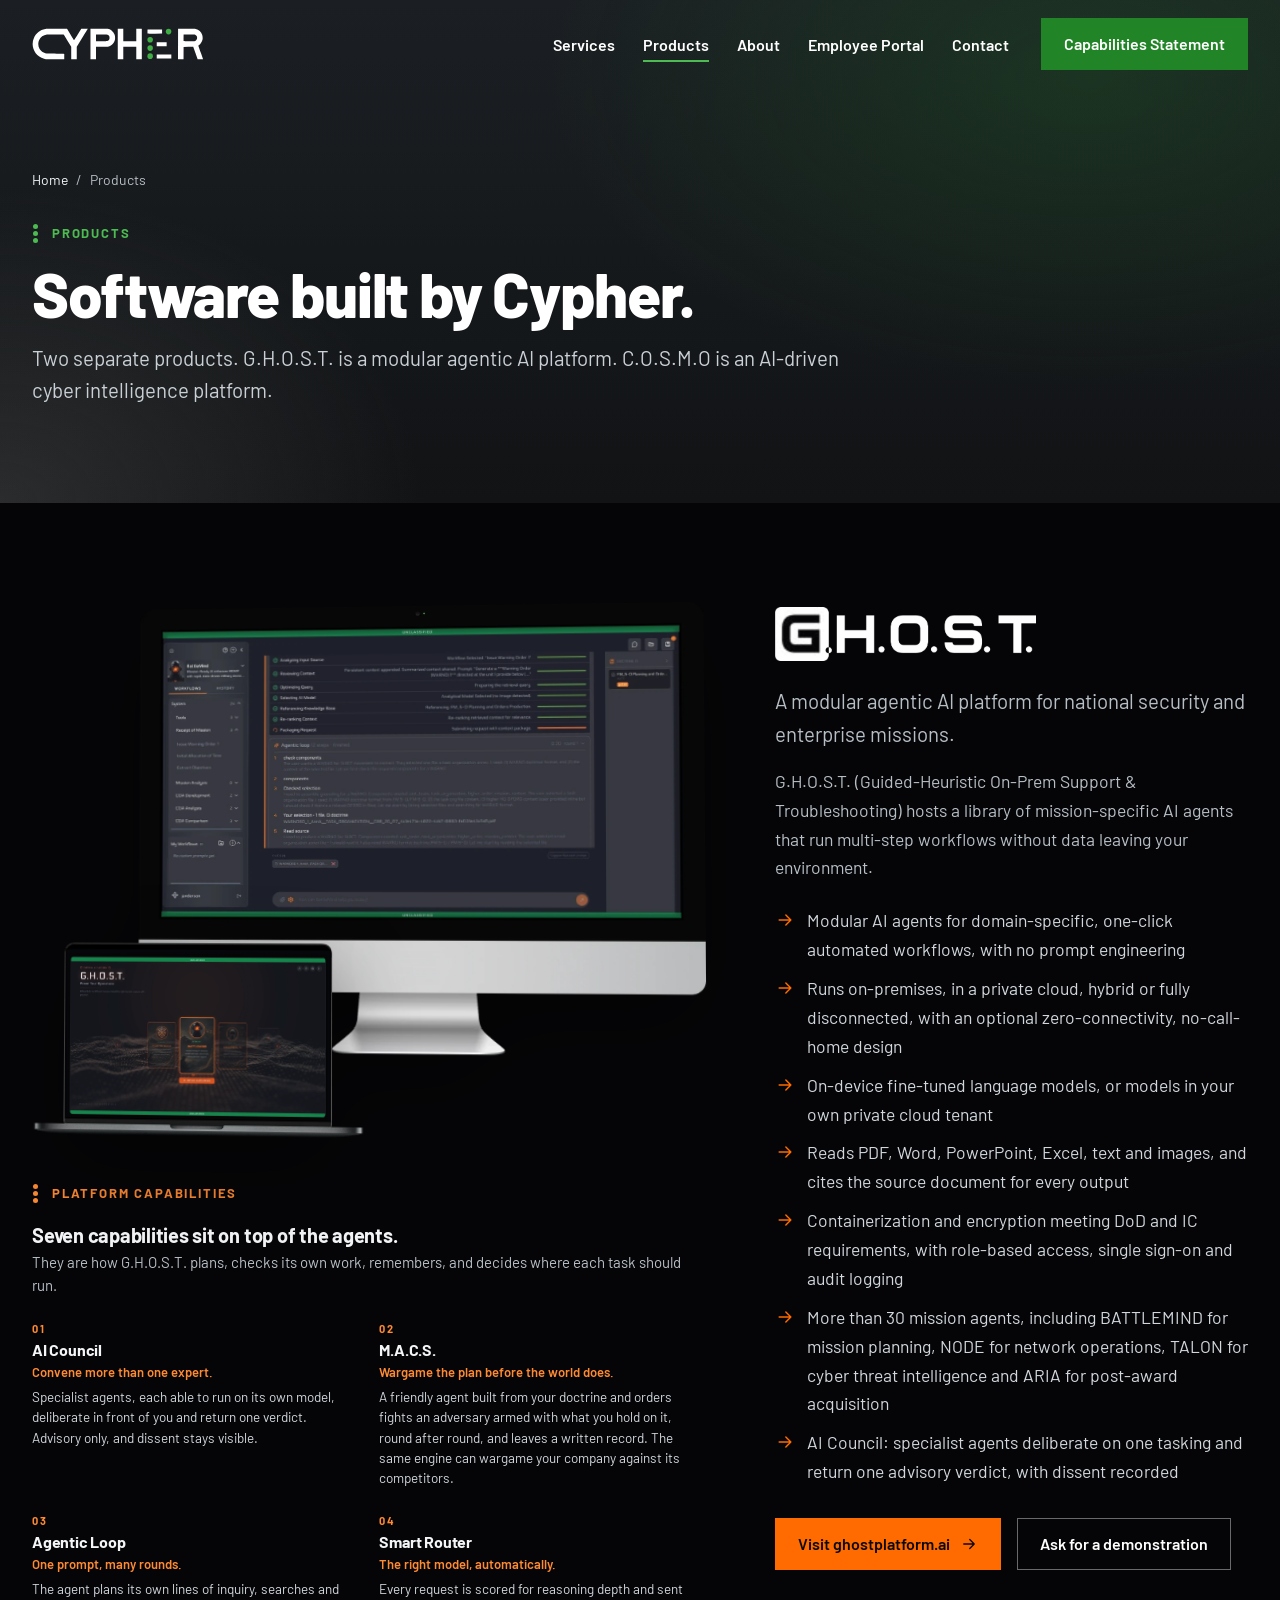
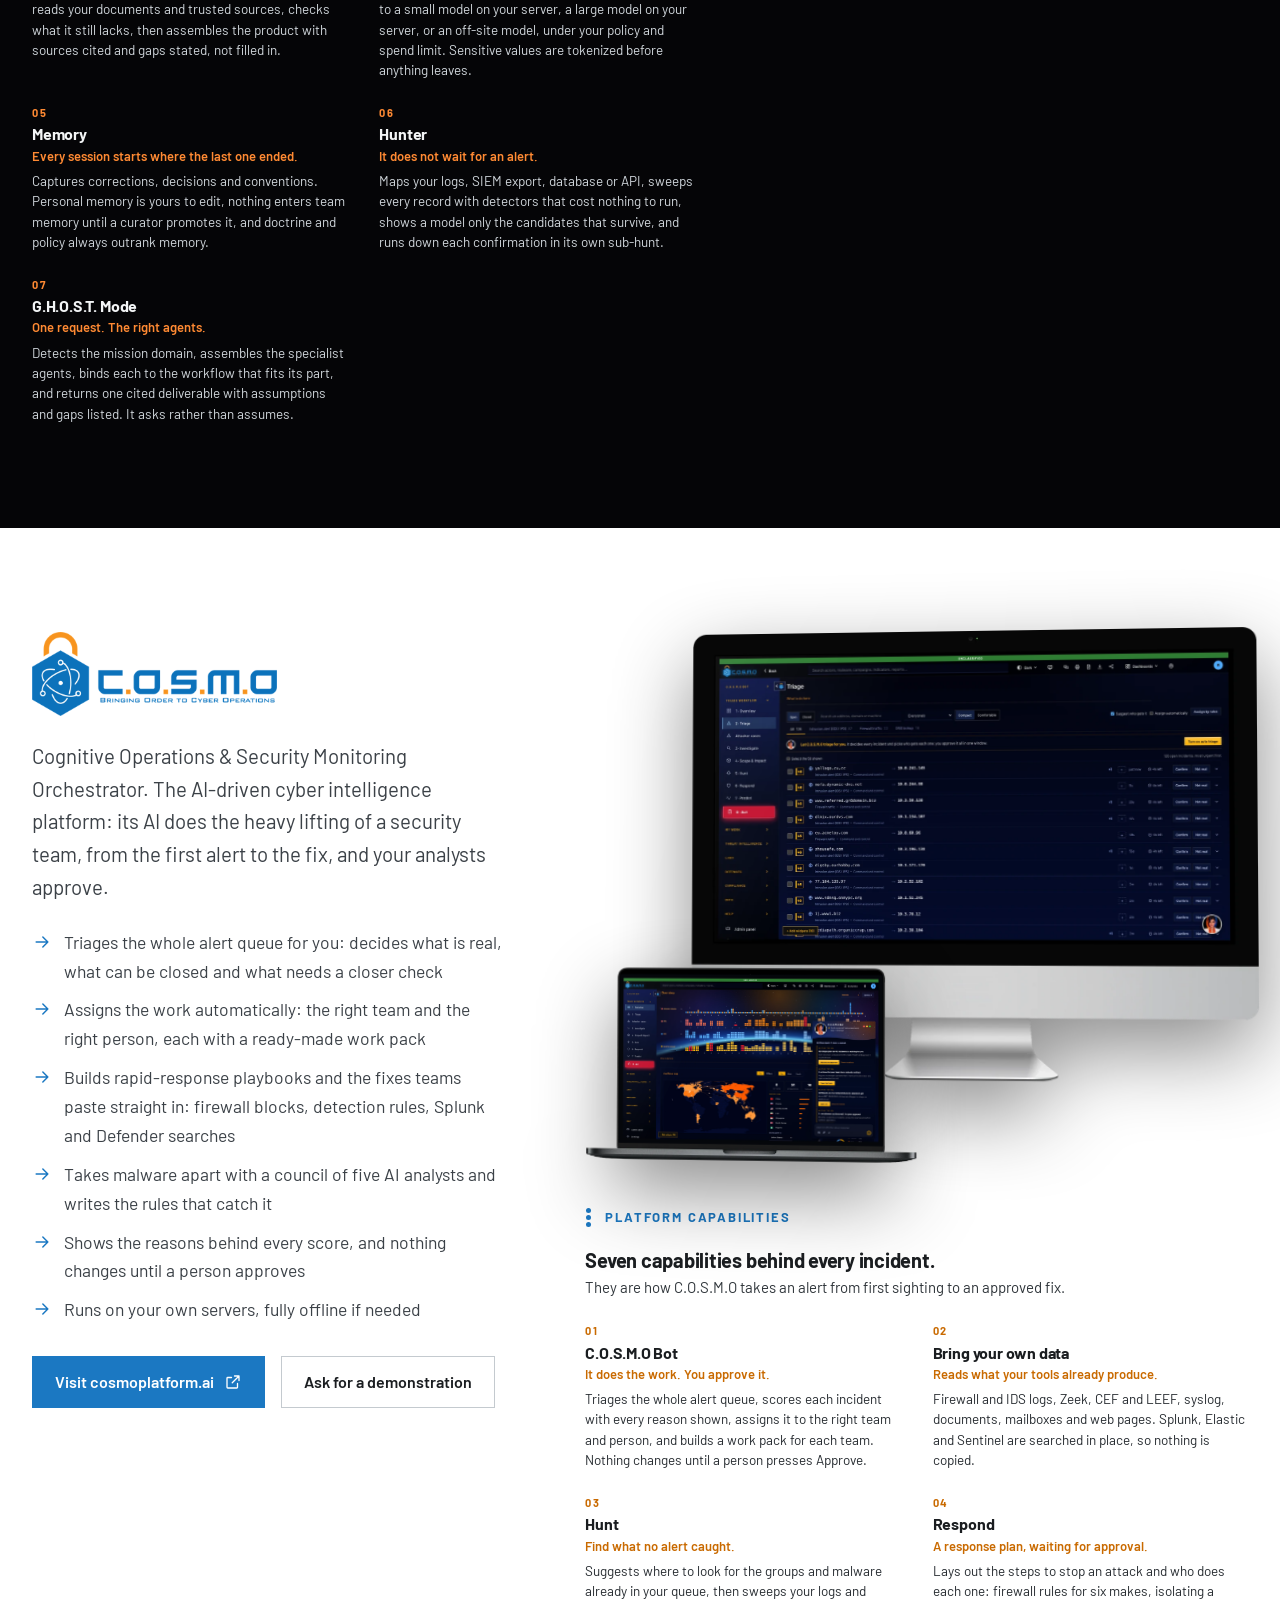
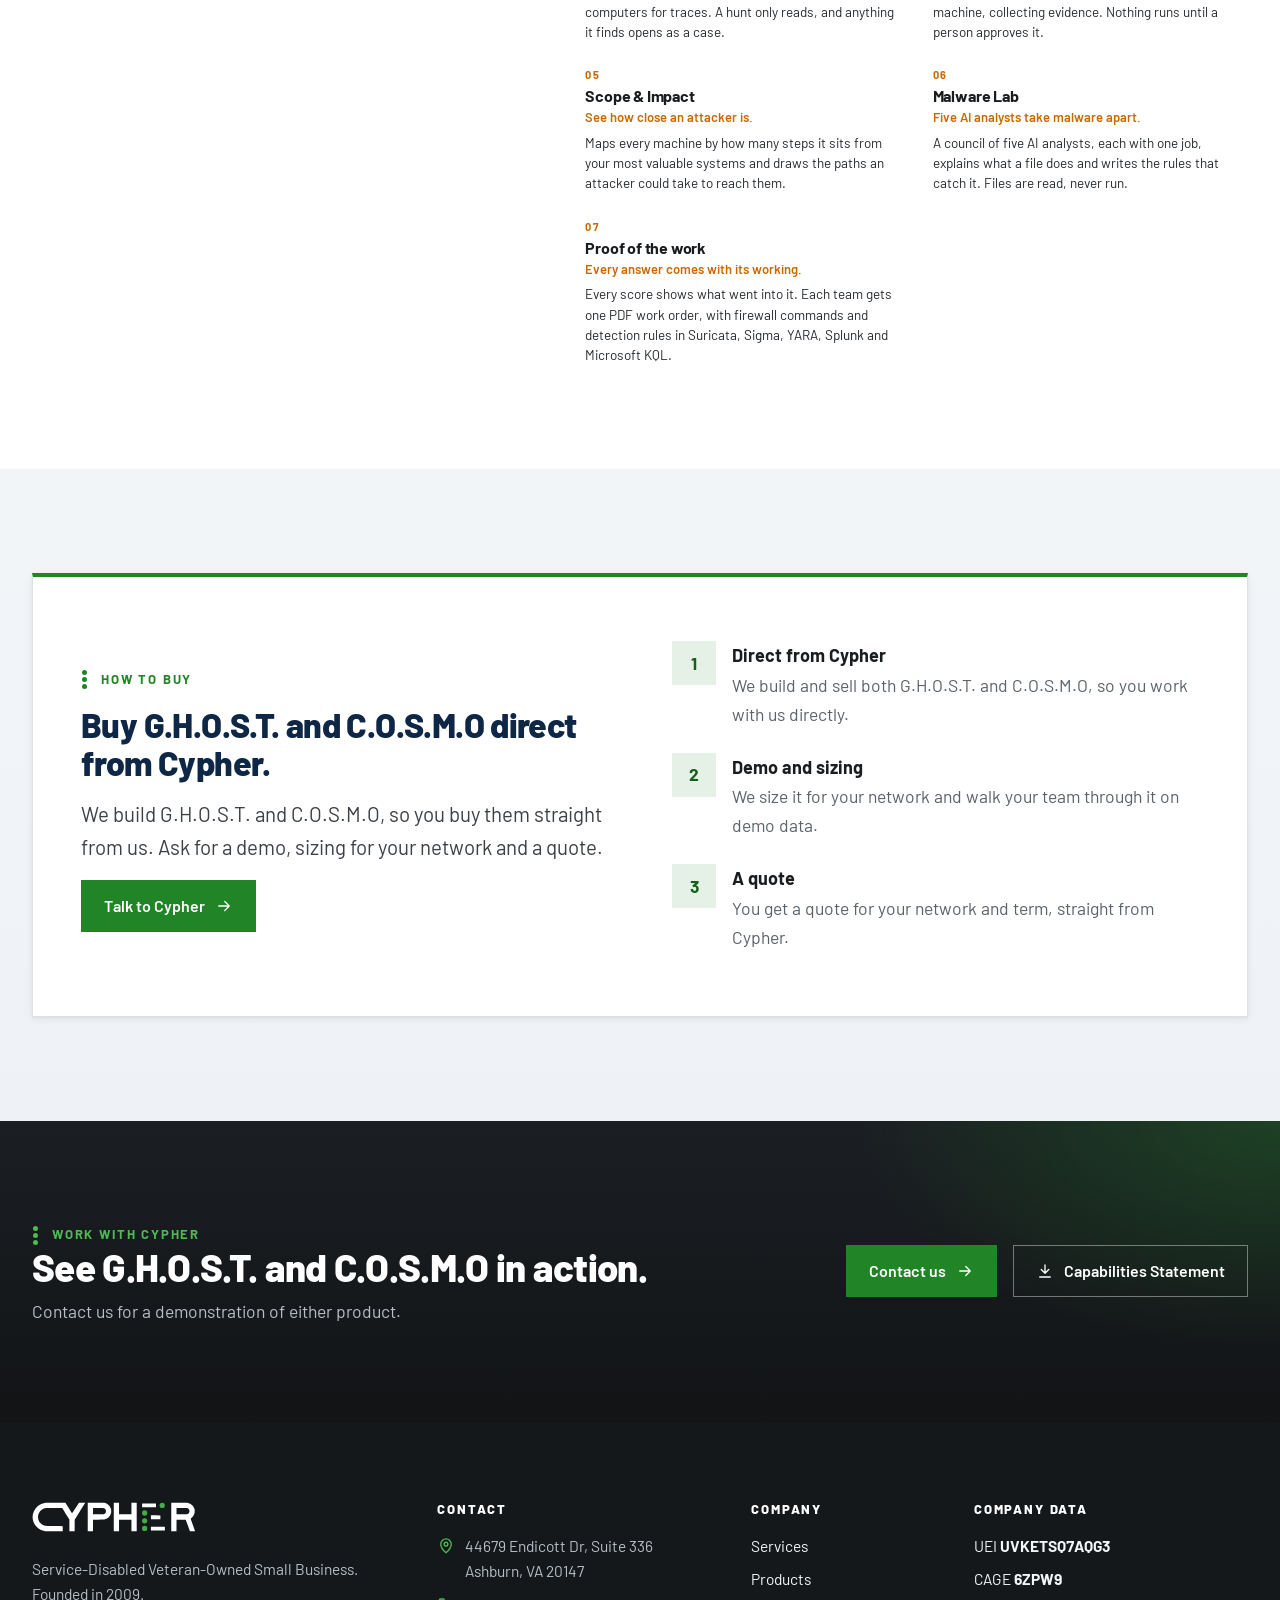
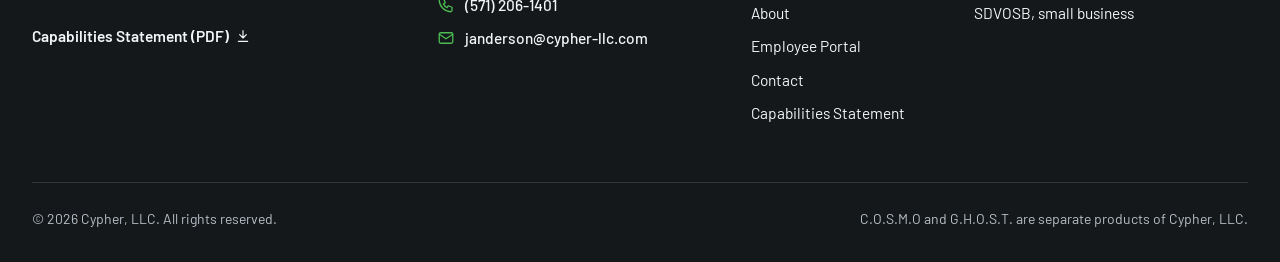
<file: products.html>
<!doctype html>
<html lang="en">
<head>
<meta charset="utf-8">
<meta name="viewport" content="width=device-width, initial-scale=1">
<title>Products: G.H.O.S.T. and C.O.S.M.O | Cypher, LLC</title>
<meta name="description" content="Two separate products built by Cypher, LLC: G.H.O.S.T., a modular agentic AI platform, and C.O.S.M.O, an AI-driven cyber intelligence platform.">
<meta name="theme-color" content="#15181b">
<link rel="icon" href="assets/img/favicon.svg" type="image/svg+xml">
<link rel="preload" href="assets/fonts/barlow-600.woff2" as="font" type="font/woff2" crossorigin>
<link rel="preload" href="assets/fonts/barlow-800.woff2" as="font" type="font/woff2" crossorigin>
<link rel="stylesheet" href="css/site.css?v=20261109u">
<script>(function(d){d.className+=" js";try{if(!matchMedia("(prefers-reduced-motion: reduce)").matches&&"IntersectionObserver" in window)d.className+=" motion"}catch(e){}})(document.documentElement);</script>
</head>
<body>
<a class="skip" href="#main">Skip to content</a>
<svg width="0" height="0" style="position:absolute" aria-hidden="true" focusable="false"><symbol id="i-shield" viewBox="0 0 24 24" fill="none" stroke="currentColor" stroke-width="1.75" stroke-linecap="round" stroke-linejoin="round"><path d="M12 3l7 3v5c0 4.5-3 8.3-7 10-4-1.7-7-5.5-7-10V6l7-3z"/><circle cx="12" cy="11" r="2"/><path d="M12 13v3"/></symbol><symbol id="i-radar" viewBox="0 0 24 24" fill="none" stroke="currentColor" stroke-width="1.75" stroke-linecap="round" stroke-linejoin="round"><circle cx="12" cy="12" r="9"/><circle cx="12" cy="12" r="5"/><path d="M12 12l6.5-6.5"/><circle cx="12" cy="12" r="1"/></symbol><symbol id="i-code" viewBox="0 0 24 24" fill="none" stroke="currentColor" stroke-width="1.75" stroke-linecap="round" stroke-linejoin="round"><path d="M8 8l-4 4 4 4M16 8l4 4-4 4M13.5 5l-3 14"/></symbol><symbol id="i-layers" viewBox="0 0 24 24" fill="none" stroke="currentColor" stroke-width="1.75" stroke-linecap="round" stroke-linejoin="round"><path d="M12 3l9 5-9 5-9-5 9-5z"/><path d="M3 12.5l9 5 9-5"/><path d="M3 16.5l9 5 9-5"/></symbol><symbol id="i-server" viewBox="0 0 24 24" fill="none" stroke="currentColor" stroke-width="1.75" stroke-linecap="round" stroke-linejoin="round"><rect x="3" y="4" width="18" height="7" rx="1.5"/><rect x="3" y="13" width="18" height="7" rx="1.5"/><path d="M7 7.5h.01M7 16.5h.01M11 7.5h6M11 16.5h6"/></symbol><symbol id="i-plane" viewBox="0 0 24 24" fill="none" stroke="currentColor" stroke-width="1.75" stroke-linecap="round" stroke-linejoin="round"><path d="M21 16v-2l-8-5V3.5a1.5 1.5 0 0 0-3 0V9l-8 5v2l8-2.5V19l-2 1.5V22l3.5-1 3.5 1v-1.5L13 19v-5.5l8 2.5z"/></symbol><symbol id="i-arrow" viewBox="0 0 24 24" fill="none" stroke="currentColor" stroke-width="1.75" stroke-linecap="round" stroke-linejoin="round"><path d="M5 12h14M13 6l6 6-6 6"/></symbol><symbol id="i-left" viewBox="0 0 24 24" fill="none" stroke="currentColor" stroke-width="1.75" stroke-linecap="round" stroke-linejoin="round"><path d="M15 6l-6 6 6 6"/></symbol><symbol id="i-right" viewBox="0 0 24 24" fill="none" stroke="currentColor" stroke-width="1.75" stroke-linecap="round" stroke-linejoin="round"><path d="M9 6l6 6-6 6"/></symbol><symbol id="i-pause" viewBox="0 0 24 24" fill="none" stroke="currentColor" stroke-width="1.75" stroke-linecap="round" stroke-linejoin="round"><path d="M9 6v12M15 6v12"/></symbol><symbol id="i-play" viewBox="0 0 24 24" fill="none" stroke="currentColor" stroke-width="1.75" stroke-linecap="round" stroke-linejoin="round"><path d="M8 5l11 7-11 7V5z"/></symbol><symbol id="i-phone" viewBox="0 0 24 24" fill="none" stroke="currentColor" stroke-width="1.75" stroke-linecap="round" stroke-linejoin="round"><path d="M5 4h4l2 5-2.5 1.5a11 11 0 0 0 5 5L15 13l5 2v4a2 2 0 0 1-2 2A16 16 0 0 1 3 6a2 2 0 0 1 2-2"/></symbol><symbol id="i-mail" viewBox="0 0 24 24" fill="none" stroke="currentColor" stroke-width="1.75" stroke-linecap="round" stroke-linejoin="round"><rect x="3" y="5" width="18" height="14" rx="2"/><path d="M3 7l9 6 9-6"/></symbol><symbol id="i-pin" viewBox="0 0 24 24" fill="none" stroke="currentColor" stroke-width="1.75" stroke-linecap="round" stroke-linejoin="round"><path d="M12 21s-7-6.2-7-11.5A7 7 0 0 1 19 9.5C19 14.8 12 21 12 21z"/><circle cx="12" cy="9.5" r="2.5"/></symbol><symbol id="i-download" viewBox="0 0 24 24" fill="none" stroke="currentColor" stroke-width="1.75" stroke-linecap="round" stroke-linejoin="round"><path d="M12 4v11M7 10l5 5 5-5M5 20h14"/></symbol><symbol id="i-star" viewBox="0 0 24 24" fill="none" stroke="currentColor" stroke-width="1.75" stroke-linecap="round" stroke-linejoin="round"><path d="M12 3l2.6 5.3 5.9.9-4.3 4.1 1 5.8L12 16.4l-5.2 2.7 1-5.8-4.3-4.1 5.9-.9L12 3z"/></symbol><symbol id="i-calendar" viewBox="0 0 24 24" fill="none" stroke="currentColor" stroke-width="1.75" stroke-linecap="round" stroke-linejoin="round"><rect x="3" y="5" width="18" height="16" rx="2"/><path d="M3 10h18M8 3v4M16 3v4"/></symbol><symbol id="i-id" viewBox="0 0 24 24" fill="none" stroke="currentColor" stroke-width="1.75" stroke-linecap="round" stroke-linejoin="round"><rect x="3" y="5" width="18" height="14" rx="2"/><circle cx="9" cy="11" r="2"/><path d="M6 16c.6-1.5 1.8-2 3-2s2.4.5 3 2M14 10h4M14 14h3"/></symbol><symbol id="i-hash" viewBox="0 0 24 24" fill="none" stroke="currentColor" stroke-width="1.75" stroke-linecap="round" stroke-linejoin="round"><path d="M5 9h14M5 15h14M10 4L8 20M16 4l-2 16"/></symbol><symbol id="i-award" viewBox="0 0 24 24" fill="none" stroke="currentColor" stroke-width="1.75" stroke-linecap="round" stroke-linejoin="round"><circle cx="12" cy="9" r="6"/><path d="M8.5 14L7 21l5-3 5 3-1.5-7"/></symbol><symbol id="i-lockshield" viewBox="0 0 24 24" fill="none" stroke="currentColor" stroke-width="1.75" stroke-linecap="round" stroke-linejoin="round"><path d="M12 3l7 3v5c0 4.5-3 8.3-7 10-4-1.7-7-5.5-7-10V6l7-3z"/><path d="M9 12l2 2 4-4"/></symbol><symbol id="i-crosshair" viewBox="0 0 24 24" fill="none" stroke="currentColor" stroke-width="1.75" stroke-linecap="round" stroke-linejoin="round"><circle cx="12" cy="12" r="8"/><path d="M12 2v4M12 18v4M2 12h4M18 12h4"/><circle cx="12" cy="12" r="1.5"/></symbol><symbol id="i-target" viewBox="0 0 24 24" fill="none" stroke="currentColor" stroke-width="1.75" stroke-linecap="round" stroke-linejoin="round"><circle cx="12" cy="12" r="9"/><circle cx="12" cy="12" r="5"/><circle cx="12" cy="12" r="1"/></symbol><symbol id="i-alert" viewBox="0 0 24 24" fill="none" stroke="currentColor" stroke-width="1.75" stroke-linecap="round" stroke-linejoin="round"><path d="M12 3l9.5 17h-19L12 3z"/><path d="M12 10v4M12 17h.01"/></symbol><symbol id="i-lock" viewBox="0 0 24 24" fill="none" stroke="currentColor" stroke-width="1.75" stroke-linecap="round" stroke-linejoin="round"><rect x="4" y="10" width="16" height="11" rx="2"/><path d="M8 10V7a4 4 0 0 1 8 0v3M12 14v3"/></symbol><symbol id="i-gauge" viewBox="0 0 24 24" fill="none" stroke="currentColor" stroke-width="1.75" stroke-linecap="round" stroke-linejoin="round"><path d="M3.5 17A8.5 8.5 0 0 1 20.5 17"/><path d="M12 17l4.2-5.2"/><circle cx="12" cy="17" r="1.3"/><path d="M6 13.2l1.2.8M12 9.2v1.4M18 13.2l-1.2.8"/></symbol><symbol id="i-menu" viewBox="0 0 24 24" fill="none" stroke="currentColor" stroke-width="1.75" stroke-linecap="round" stroke-linejoin="round"><path d="M4 7h16M4 12h16M4 17h16"/></symbol><symbol id="i-external" viewBox="0 0 24 24" fill="none" stroke="currentColor" stroke-width="1.75" stroke-linecap="round" stroke-linejoin="round"><path d="M14 4h6v6M20 4l-9 9M18 14v5a1 1 0 0 1-1 1H5a1 1 0 0 1-1-1V7a1 1 0 0 1 1-1h5"/></symbol><symbol id="i-bag" viewBox="0 0 24 24" fill="none" stroke="currentColor" stroke-width="1.75" stroke-linecap="round" stroke-linejoin="round"><path d="M5 8h14l-1.5 12h-11L5 8z"/><path d="M9 8V6a3 3 0 0 1 6 0v2"/></symbol><symbol id="i-quote" viewBox="0 0 24 24" fill="none" stroke="currentColor" stroke-width="1.75" stroke-linecap="round" stroke-linejoin="round"><path d="M10 7H6a2 2 0 0 0-2 2v3h5v5H4v-5M20 7h-4a2 2 0 0 0-2 2v3h5v5h-5v-5"/></symbol><symbol id="i-building" viewBox="0 0 24 24" fill="none" stroke="currentColor" stroke-width="1.75" stroke-linecap="round" stroke-linejoin="round"><path d="M4 21V5a1 1 0 0 1 1-1h9a1 1 0 0 1 1 1v16M15 9h4a1 1 0 0 1 1 1v11M2 21h20M8 8h3M8 12h3M8 16h3"/></symbol></svg>

<!-- ===== HEADER (the same block is repeated on every page) ===== -->
<header class="site-header">
  <div class="wrap">
    <a class="brand" href="index.html" aria-label="Cypher, LLC home">
      <img class="light-logo" src="assets/img/cypher-logo-white.svg" width="1430" height="260" alt="Cypher">
      <img class="dark-logo" src="assets/img/cypher-logo.svg" width="1430" height="260" alt="" aria-hidden="true">
    </a>
    <button class="menu-btn" type="button" aria-expanded="false" aria-controls="site-nav"><svg class="" aria-hidden="true" focusable="false"><use href="#i-menu"/></svg>Menu</button>
    <nav class="nav" id="site-nav" aria-label="Main">
      <ul>
        <li><a href="services.html">Services</a></li>
        <li><a href="products.html" aria-current="page">Products</a></li>
        <li><a href="about.html">About</a></li>
        <li><a href="employee-portal.html">Employee Portal</a></li>
        <li><a href="contact.html">Contact</a></li>
      </ul>
      <a class="btn btn-primary" href="capabilities.html">Capabilities Statement</a>
    </nav>
  </div>
</header>
<main id="main">
  <section class="page-hero">
    <div class="bg bg-glow"></div>
    <div class="wrap">
      <nav class="crumbs" aria-label="Breadcrumb"><a href="index.html">Home</a><span aria-hidden="true">/</span><span aria-current="page">Products</span></nav>
      <p class="eyebrow reveal">Products</p>
      <h1 class="reveal" style="--i:1">Software built by Cypher.</h1>
      <p class="lead reveal" style="--i:2">Two separate products. G.H.O.S.T. is a modular agentic AI platform. C.O.S.M.O is an AI-driven cyber intelligence platform.</p>
    </div>
  </section>
  <section class="section dark" id="ghost">
    <div class="wrap product flip">
      <div class="copy reveal">
        <img class="mark" src="assets/img/ghost-logo-white.png" width="735" height="152" alt="G.H.O.S.T.">
        <h2 class="vh">G.H.O.S.T.</h2>
        <p class="lead">A modular agentic AI platform for national security and enterprise missions.</p>
        <p>G.H.O.S.T. (Guided-Heuristic On-Prem Support &amp; Troubleshooting) hosts a library of mission-specific AI agents that run multi-step workflows without data leaving your environment.</p>
        <ul class="checks"><li><svg class="" aria-hidden="true" focusable="false"><use href="#i-arrow"/></svg>Modular AI agents for domain-specific, one-click automated workflows, with no prompt engineering</li><li><svg class="" aria-hidden="true" focusable="false"><use href="#i-arrow"/></svg>Runs on-premises, in a private cloud, hybrid or fully disconnected, with an optional zero-connectivity, no-call-home design</li><li><svg class="" aria-hidden="true" focusable="false"><use href="#i-arrow"/></svg>On-device fine-tuned language models, or models in your own private cloud tenant</li><li><svg class="" aria-hidden="true" focusable="false"><use href="#i-arrow"/></svg>Reads PDF, Word, PowerPoint, Excel, text and images, and cites the source document for every output</li><li><svg class="" aria-hidden="true" focusable="false"><use href="#i-arrow"/></svg>Containerization and encryption meeting DoD and IC requirements, with role-based access, single sign-on and audit logging</li><li><svg class="" aria-hidden="true" focusable="false"><use href="#i-arrow"/></svg>More than 30 mission agents, including BATTLEMIND for mission planning, NODE for network operations, TALON for cyber threat intelligence and ARIA for post-award acquisition</li><li><svg class="" aria-hidden="true" focusable="false"><use href="#i-arrow"/></svg>AI Council: specialist agents deliberate on one tasking and return one advisory verdict, with dissent recorded</li></ul>
        <div class="btn-row"><a class="btn btn-primary" href="https://ghostplatform.ai">Visit ghostplatform.ai <svg class="" aria-hidden="true" focusable="false"><use href="#i-arrow"/></svg></a><a class="btn btn-outline" href="contact.html">Ask for a demonstration</a></div>
      </div>
      <div class="pv">
      <div class="tilt-in"><div class="duo"><figure class="device monitor mocked"><img src="assets/img/mock/ghost-battlemind-imac.webp?v=20261103g" loading="lazy" alt="G.H.O.S.T. BattleMind running a Warning Order workflow, with the agentic loop showing each step"></figure><figure class="device laptop mocked"><img src="assets/img/mock/ghost-home-macbook.webp?v=20261103g" loading="lazy" alt="G.H.O.S.T. home screen offering a choice of AI models"></figure></div></div>
    <div class="gcaps" id="ghost-capabilities">
      <div class="gcaps-head reveal">
        <p class="eyebrow">Platform capabilities</p>
        <h3>Seven capabilities sit on top of the agents.</h3>
        <p class="lead">They are how G.H.O.S.T. plans, checks its own work, remembers, and decides where each task should run.</p>
      </div>
      <div class="gcap-grid" data-stagger>
        <article class="gcap"><span class="no">01</span><h3>AI Council</h3><p class="gcap-tag">Convene more than one expert.</p><p>Specialist agents, each able to run on its own model, deliberate in front of you and return one verdict. Advisory only, and dissent stays visible.</p></article>
        <article class="gcap"><span class="no">02</span><h3>M.A.C.S.</h3><p class="gcap-tag">Wargame the plan before the world does.</p><p>A friendly agent built from your doctrine and orders fights an adversary armed with what you hold on it, round after round, and leaves a written record. The same engine can wargame your company against its competitors.</p></article>
        <article class="gcap"><span class="no">03</span><h3>Agentic Loop</h3><p class="gcap-tag">One prompt, many rounds.</p><p>The agent plans its own lines of inquiry, searches and reads your documents and trusted sources, checks what it still lacks, then assembles the product with sources cited and gaps stated, not filled in.</p></article>
        <article class="gcap"><span class="no">04</span><h3>Smart Router</h3><p class="gcap-tag">The right model, automatically.</p><p>Every request is scored for reasoning depth and sent to a small model on your server, a large model on your server, or an off-site model, under your policy and spend limit. Sensitive values are tokenized before anything leaves.</p></article>
        <article class="gcap"><span class="no">05</span><h3>Memory</h3><p class="gcap-tag">Every session starts where the last one ended.</p><p>Captures corrections, decisions and conventions. Personal memory is yours to edit, nothing enters team memory until a curator promotes it, and doctrine and policy always outrank memory.</p></article>
        <article class="gcap"><span class="no">06</span><h3>Hunter</h3><p class="gcap-tag">It does not wait for an alert.</p><p>Maps your logs, SIEM export, database or API, sweeps every record with detectors that cost nothing to run, shows a model only the candidates that survive, and runs down each confirmation in its own sub-hunt.</p></article>
        <article class="gcap"><span class="no">07</span><h3>G.H.O.S.T. Mode</h3><p class="gcap-tag">One request. The right agents.</p><p>Detects the mission domain, assembles the specialist agents, binds each to the workflow that fits its part, and returns one cited deliverable with assumptions and gaps listed. It asks rather than assumes.</p></article>
      </div>
    </div>
      </div>
    </div>
  </section>

  <section class="section" id="cosmo">
    <div class="wrap product">
      <div class="copy reveal">
        <img class="mark" src="assets/img/cosmo-horizontal.png" width="700" height="240" alt="C.O.S.M.O, Bringing Order to Cyber Operations">
        <h2 class="vh">C.O.S.M.O</h2>
        <p class="lead">Cognitive Operations &amp; Security Monitoring Orchestrator. The AI-driven cyber intelligence platform: its AI does the heavy lifting of a security team, from the first alert to the fix, and your analysts approve.</p>
        <ul class="checks"><li><svg class="" aria-hidden="true" focusable="false"><use href="#i-arrow"/></svg>Triages the whole alert queue for you: decides what is real, what can be closed and what needs a closer check</li><li><svg class="" aria-hidden="true" focusable="false"><use href="#i-arrow"/></svg>Assigns the work automatically: the right team and the right person, each with a ready-made work pack</li><li><svg class="" aria-hidden="true" focusable="false"><use href="#i-arrow"/></svg>Builds rapid-response playbooks and the fixes teams paste straight in: firewall blocks, detection rules, Splunk and Defender searches</li><li><svg class="" aria-hidden="true" focusable="false"><use href="#i-arrow"/></svg>Takes malware apart with a council of five AI analysts and writes the rules that catch it</li><li><svg class="" aria-hidden="true" focusable="false"><use href="#i-arrow"/></svg>Shows the reasons behind every score, and nothing changes until a person approves</li><li><svg class="" aria-hidden="true" focusable="false"><use href="#i-arrow"/></svg>Runs on your own servers, fully offline if needed</li></ul>
        <div class="btn-row"><a class="btn btn-primary" href="https://cosmoplatform.ai">Visit cosmoplatform.ai <svg class="" aria-hidden="true" focusable="false"><use href="#i-external"/></svg></a><a class="btn btn-outline" href="contact.html">Ask for a demonstration</a></div>
      </div>
      <div class="pv">
      <div class="tilt-in light-bg"><div class="duo"><figure class="device monitor mocked"><img src="assets/img/mock/cosmo-triage-imac.webp?v=20261110a" loading="lazy" alt="C.O.S.M.O Triage screen"></figure><figure class="device laptop mocked"><img src="assets/img/mock/cosmo-overview-macbook.webp?v=20261110a" loading="lazy" alt="C.O.S.M.O Overview screen with live threat map"></figure></div></div>
    <div class="gcaps on-light" id="cosmo-capabilities">
      <div class="gcaps-head reveal">
        <p class="eyebrow">Platform capabilities</p>
        <h3>Seven capabilities behind every incident.</h3>
        <p class="lead">They are how C.O.S.M.O takes an alert from first sighting to an approved fix.</p>
      </div>
      <div class="gcap-grid" data-stagger>
        <article class="gcap"><span class="no">01</span><h3>C.O.S.M.O Bot</h3><p class="gcap-tag">It does the work. You approve it.</p><p>Triages the whole alert queue, scores each incident with every reason shown, assigns it to the right team and person, and builds a work pack for each team. Nothing changes until a person presses Approve.</p></article>
        <article class="gcap"><span class="no">02</span><h3>Bring your own data</h3><p class="gcap-tag">Reads what your tools already produce.</p><p>Firewall and IDS logs, Zeek, CEF and LEEF, syslog, documents, mailboxes and web pages. Splunk, Elastic and Sentinel are searched in place, so nothing is copied.</p></article>
        <article class="gcap"><span class="no">03</span><h3>Hunt</h3><p class="gcap-tag">Find what no alert caught.</p><p>Suggests where to look for the groups and malware already in your queue, then sweeps your logs and computers for traces. A hunt only reads, and anything it finds opens as a case.</p></article>
        <article class="gcap"><span class="no">04</span><h3>Respond</h3><p class="gcap-tag">A response plan, waiting for approval.</p><p>Lays out the steps to stop an attack and who does each one: firewall rules for six makes, isolating a machine, collecting evidence. Nothing runs until a person approves it.</p></article>
        <article class="gcap"><span class="no">05</span><h3>Scope &amp; Impact</h3><p class="gcap-tag">See how close an attacker is.</p><p>Maps every machine by how many steps it sits from your most valuable systems and draws the paths an attacker could take to reach them.</p></article>
        <article class="gcap"><span class="no">06</span><h3>Malware Lab</h3><p class="gcap-tag">Five AI analysts take malware apart.</p><p>A council of five AI analysts, each with one job, explains what a file does and writes the rules that catch it. Files are read, never run.</p></article>
        <article class="gcap"><span class="no">07</span><h3>Proof of the work</h3><p class="gcap-tag">Every answer comes with its working.</p><p>Every score shows what went into it. Each team gets one PDF work order, with firewall commands and detection rules in Suricata, Sigma, YARA, Splunk and Microsoft KQL.</p></article>
      </div>
    </div>
      </div>
    </div>
  </section>


  
  <section class="section tint" id="buy">
    <div class="wrap">
      <div class="buy reveal">
        <div>
          <p class="eyebrow">How to buy</p>
          <h2>Buy G.H.O.S.T. and C.O.S.M.O direct from Cypher.</h2>
          <p class="lead">We build G.H.O.S.T. and C.O.S.M.O, so you buy them straight from us. Ask for a demo, sizing for your network and a quote.</p>
          <div class="btn-row">
            <a class="btn btn-primary" href="contact.html">Talk to Cypher <svg viewBox="0 0 24 24" class="" aria-hidden="true" focusable="false"><use href="#i-arrow"/></svg></a>
          </div>
        </div>
        <ul class="steps">
          <li><b class="n">1</b><div><strong>Direct from Cypher</strong><span>We build and sell both G.H.O.S.T. and C.O.S.M.O, so you work with us directly.</span></div></li>
          <li><b class="n">2</b><div><strong>Demo and sizing</strong><span>We size it for your network and walk your team through it on demo data.</span></div></li>
          <li><b class="n">3</b><div><strong>A quote</strong><span>You get a quote for your network and term, straight from Cypher.</span></div></li>
        </ul>
      </div>
    </div>
  </section>
  <section class="cta">
    <div class="bg bg-glow"></div>
    <div class="wrap">
      <div class="reveal">
        <p class="eyebrow">Work with Cypher</p>
        <h2>See G.H.O.S.T. and C.O.S.M.O in action.</h2>
        <p>Contact us for a demonstration of either product.</p>
      </div>
      <div class="btn-row reveal" style="--i:1">
        <a class="btn btn-primary" href="contact.html">Contact us <svg class="" aria-hidden="true" focusable="false"><use href="#i-arrow"/></svg></a>
        <a class="btn btn-outline" href="assets/Cypher-Capabilities-Statement.pdf?v=20261102k"><svg class="" aria-hidden="true" focusable="false"><use href="#i-download"/></svg> Capabilities Statement</a>
      </div>
    </div>
  </section>
</main>

<!-- ===== FOOTER (the same block is repeated on every page) ===== -->
<footer class="site-footer">
  <div class="wrap">
    <div class="top">
      <div>
        <img class="logo" src="assets/img/cypher-logo-white.svg" width="1430" height="260" alt="Cypher">
        <p>Service-Disabled Veteran-Owned Small Business. Founded in 2009.</p>
        <p><a class="more" href="assets/Cypher-Capabilities-Statement.pdf?v=20261102k">Capabilities Statement (PDF) <svg class="" aria-hidden="true" focusable="false"><use href="#i-download"/></svg></a></p>
      </div>
      <div>
        <h2>Contact</h2>
        <ul class="lines">
          <li><svg class="" aria-hidden="true" focusable="false"><use href="#i-pin"/></svg><span>44679 Endicott Dr, Suite 336<br>Ashburn, VA 20147</span></li>
          <li><svg class="" aria-hidden="true" focusable="false"><use href="#i-phone"/></svg><a href="tel:+15712061401">(571) 206-1401</a></li>
          <li><svg class="" aria-hidden="true" focusable="false"><use href="#i-mail"/></svg><a href="mailto:janderson@cypher-llc.com">janderson@cypher-llc.com</a></li>
        </ul>
      </div>
      <div>
        <h2>Company</h2>
        <ul>
          <li><a href="services.html">Services</a></li>
          <li><a href="products.html">Products</a></li>
          <li><a href="about.html">About</a></li>
          <li><a href="employee-portal.html">Employee Portal</a></li>
          <li><a href="contact.html">Contact</a></li>
          <li><a href="capabilities.html">Capabilities Statement</a></li>
        </ul>
      </div>
      <div>
        <h2>Company data</h2>
        <ul class="codes">
          <li>UEI <b>UVKETSQ7AQG3</b></li>
          <li>CAGE <b>6ZPW9</b></li>
          <li>SDVOSB, small business</li>
        </ul>
      </div>
    </div>
    <div class="bottom"><span>&copy; 2026 Cypher, LLC. All rights reserved.</span><span>C.O.S.M.O and G.H.O.S.T. are separate products of Cypher, LLC.</span></div>
  </div>
</footer>
<script src="js/site.js?v=20261102k"></script>
</body>
</html>
</file>
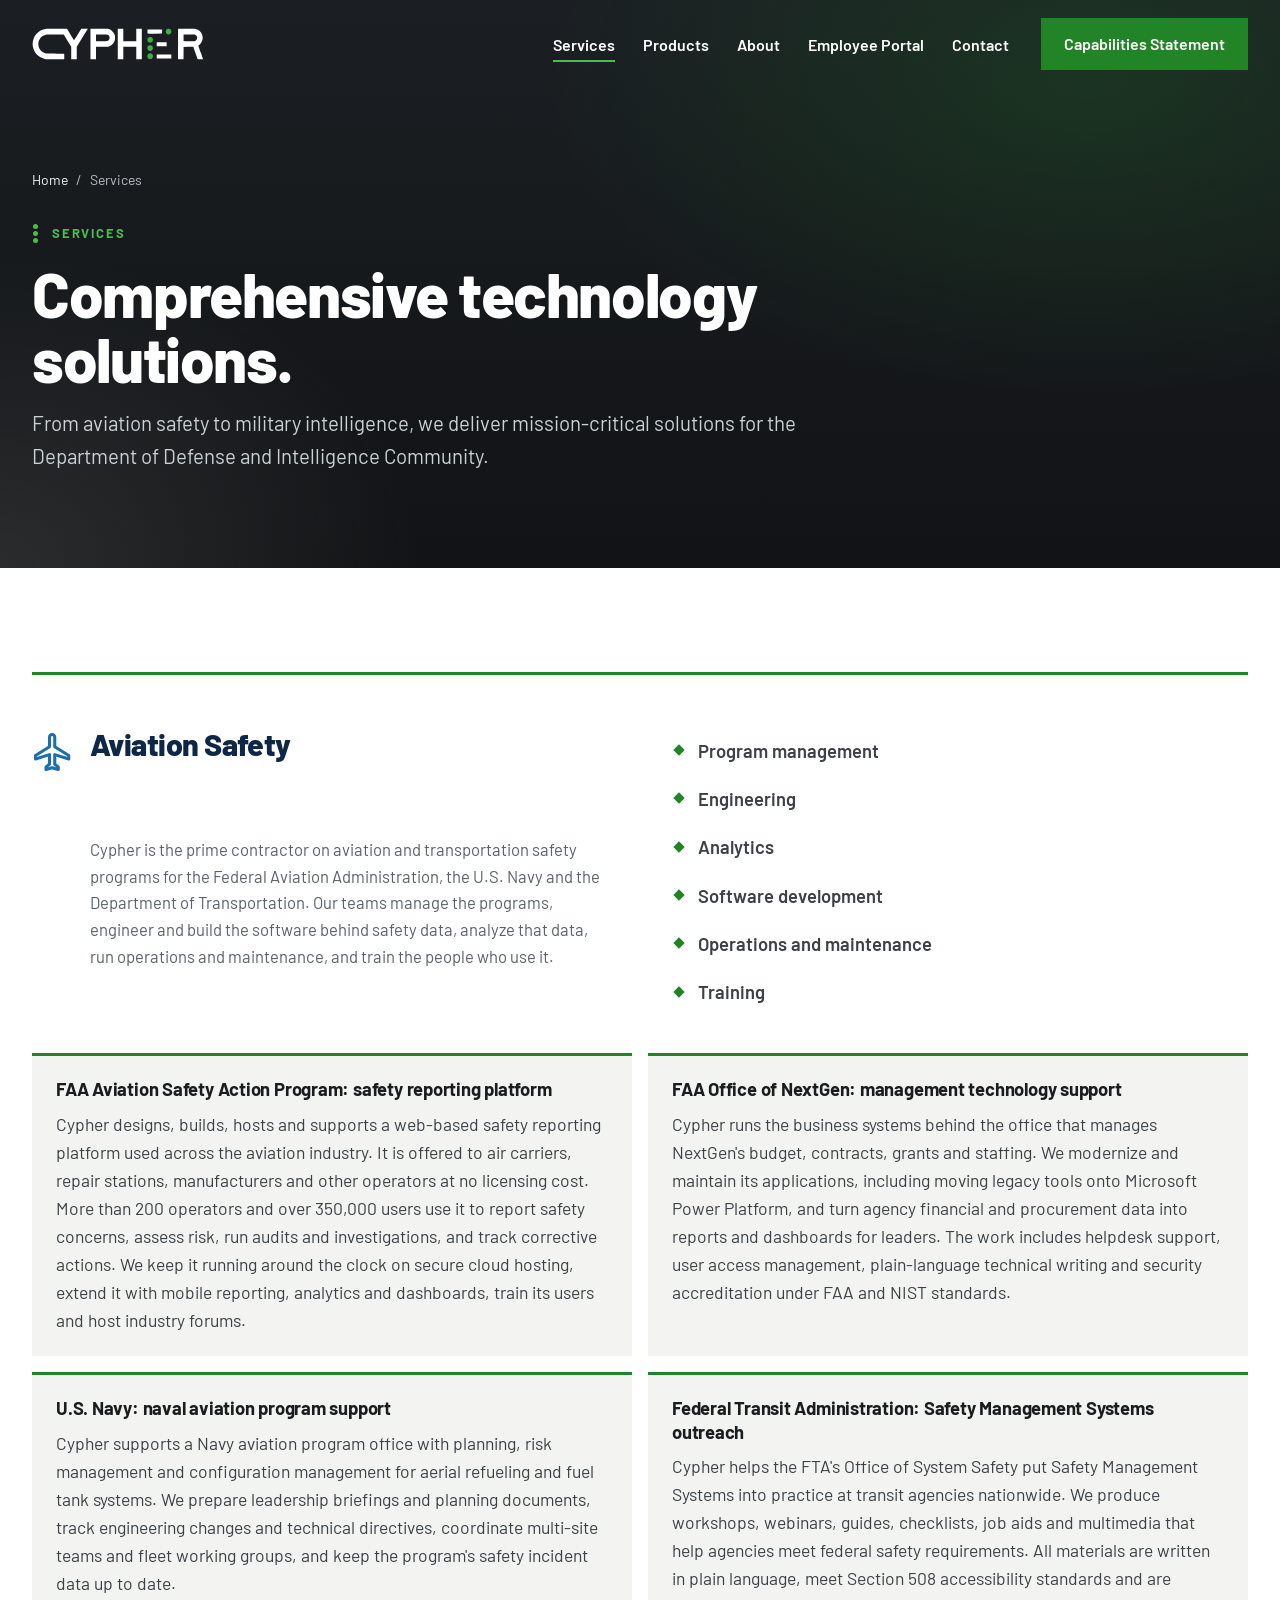
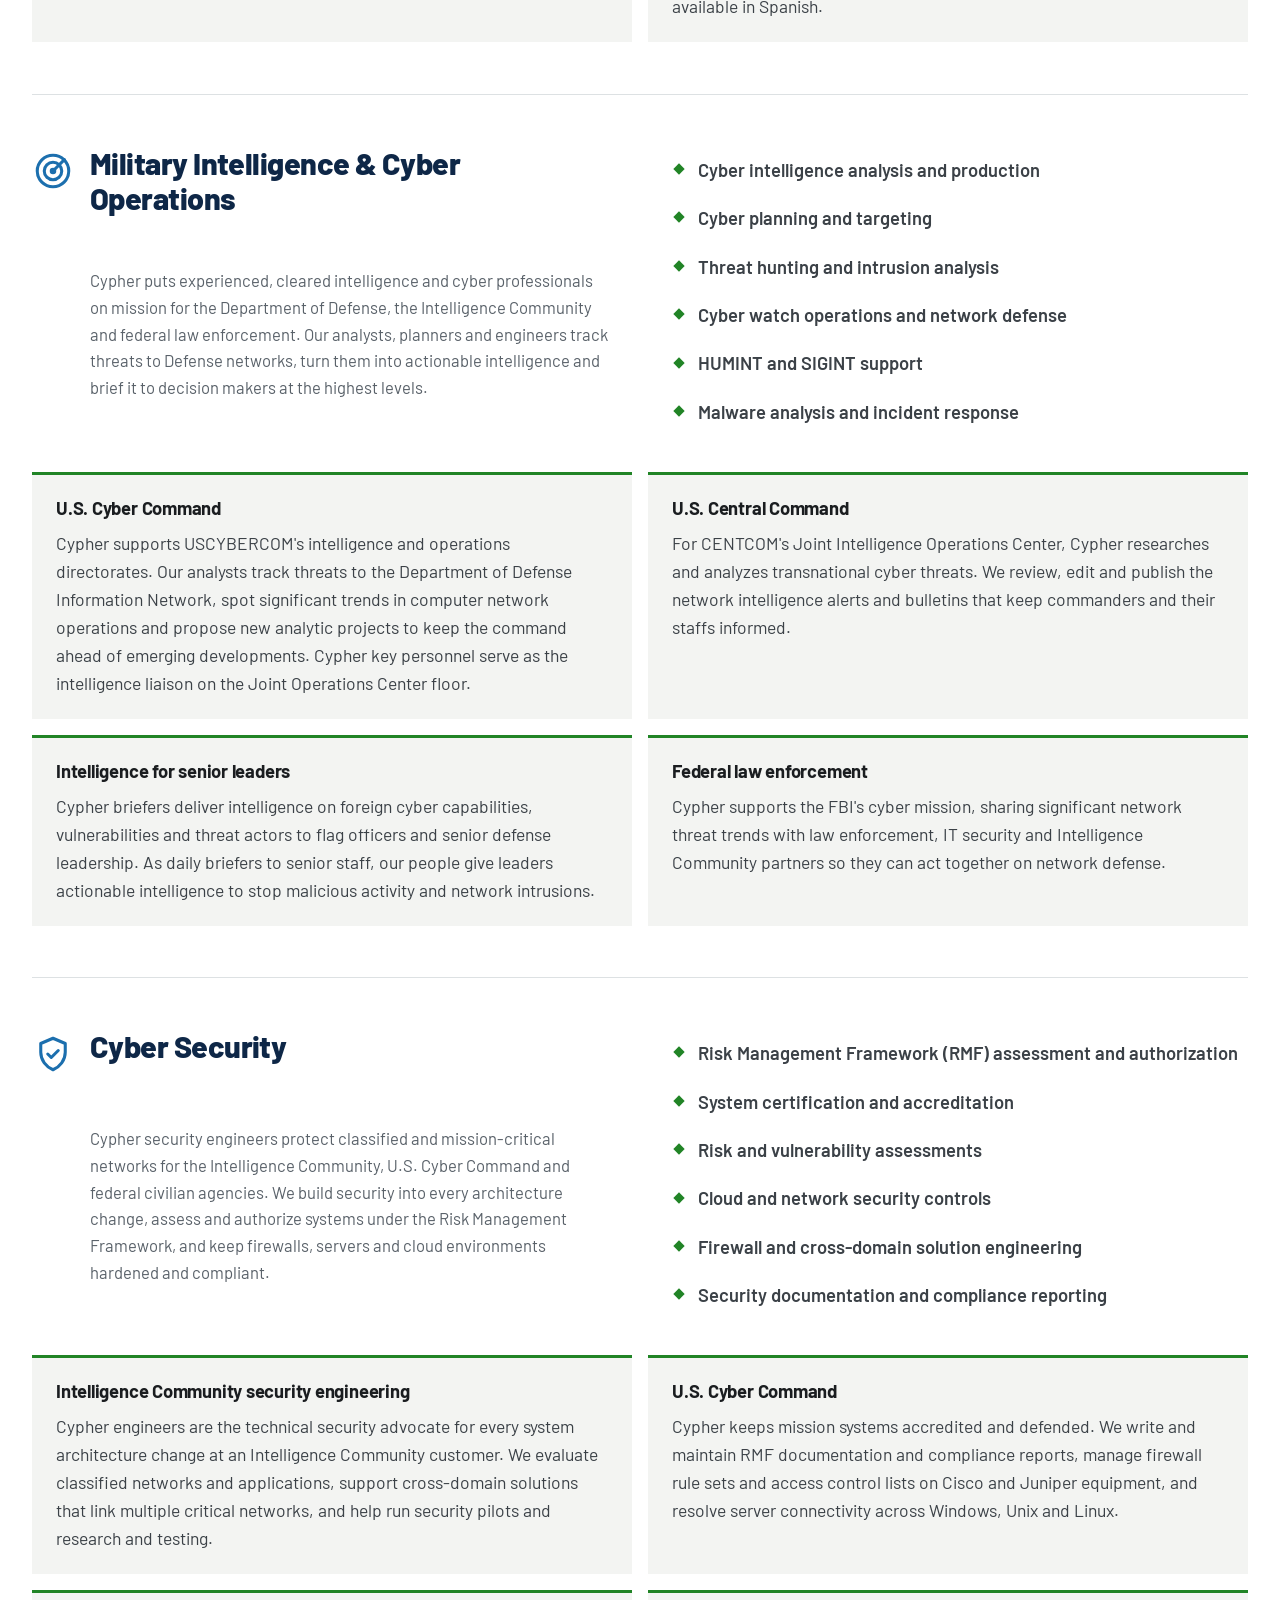
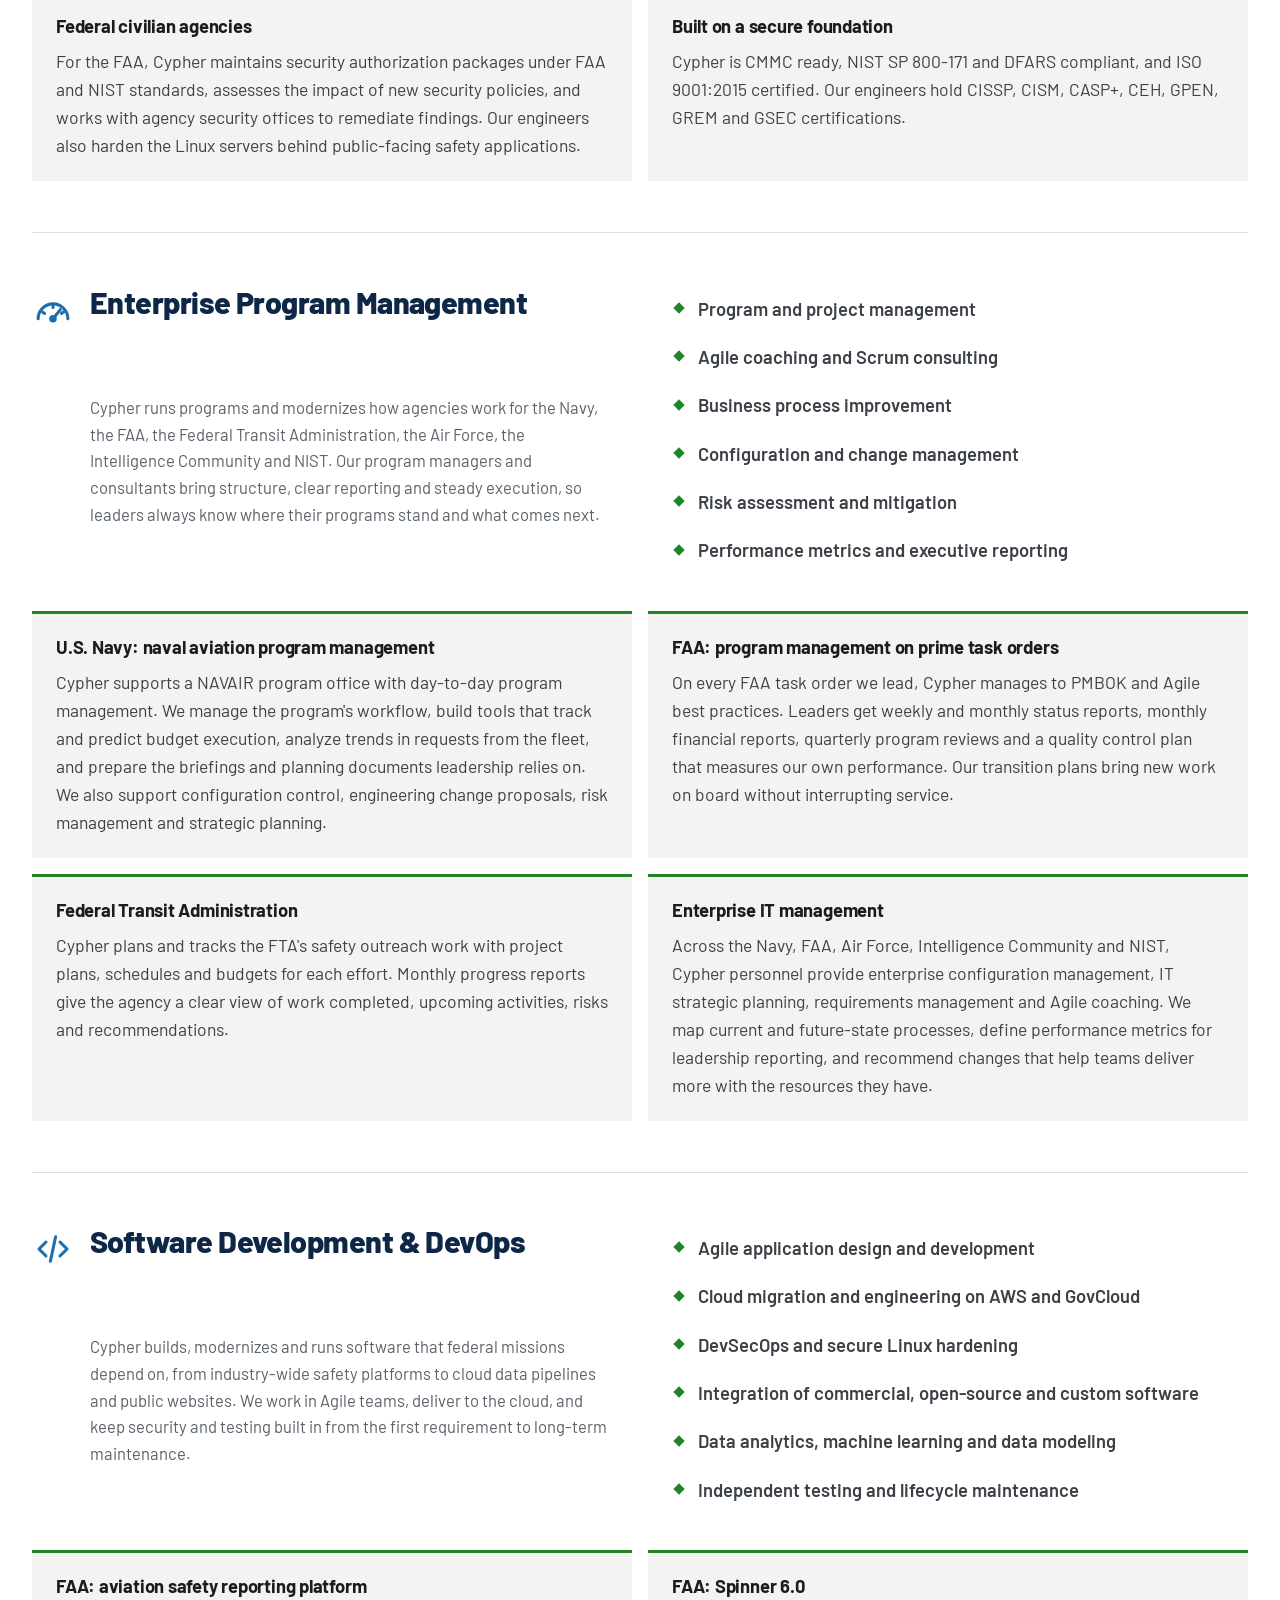
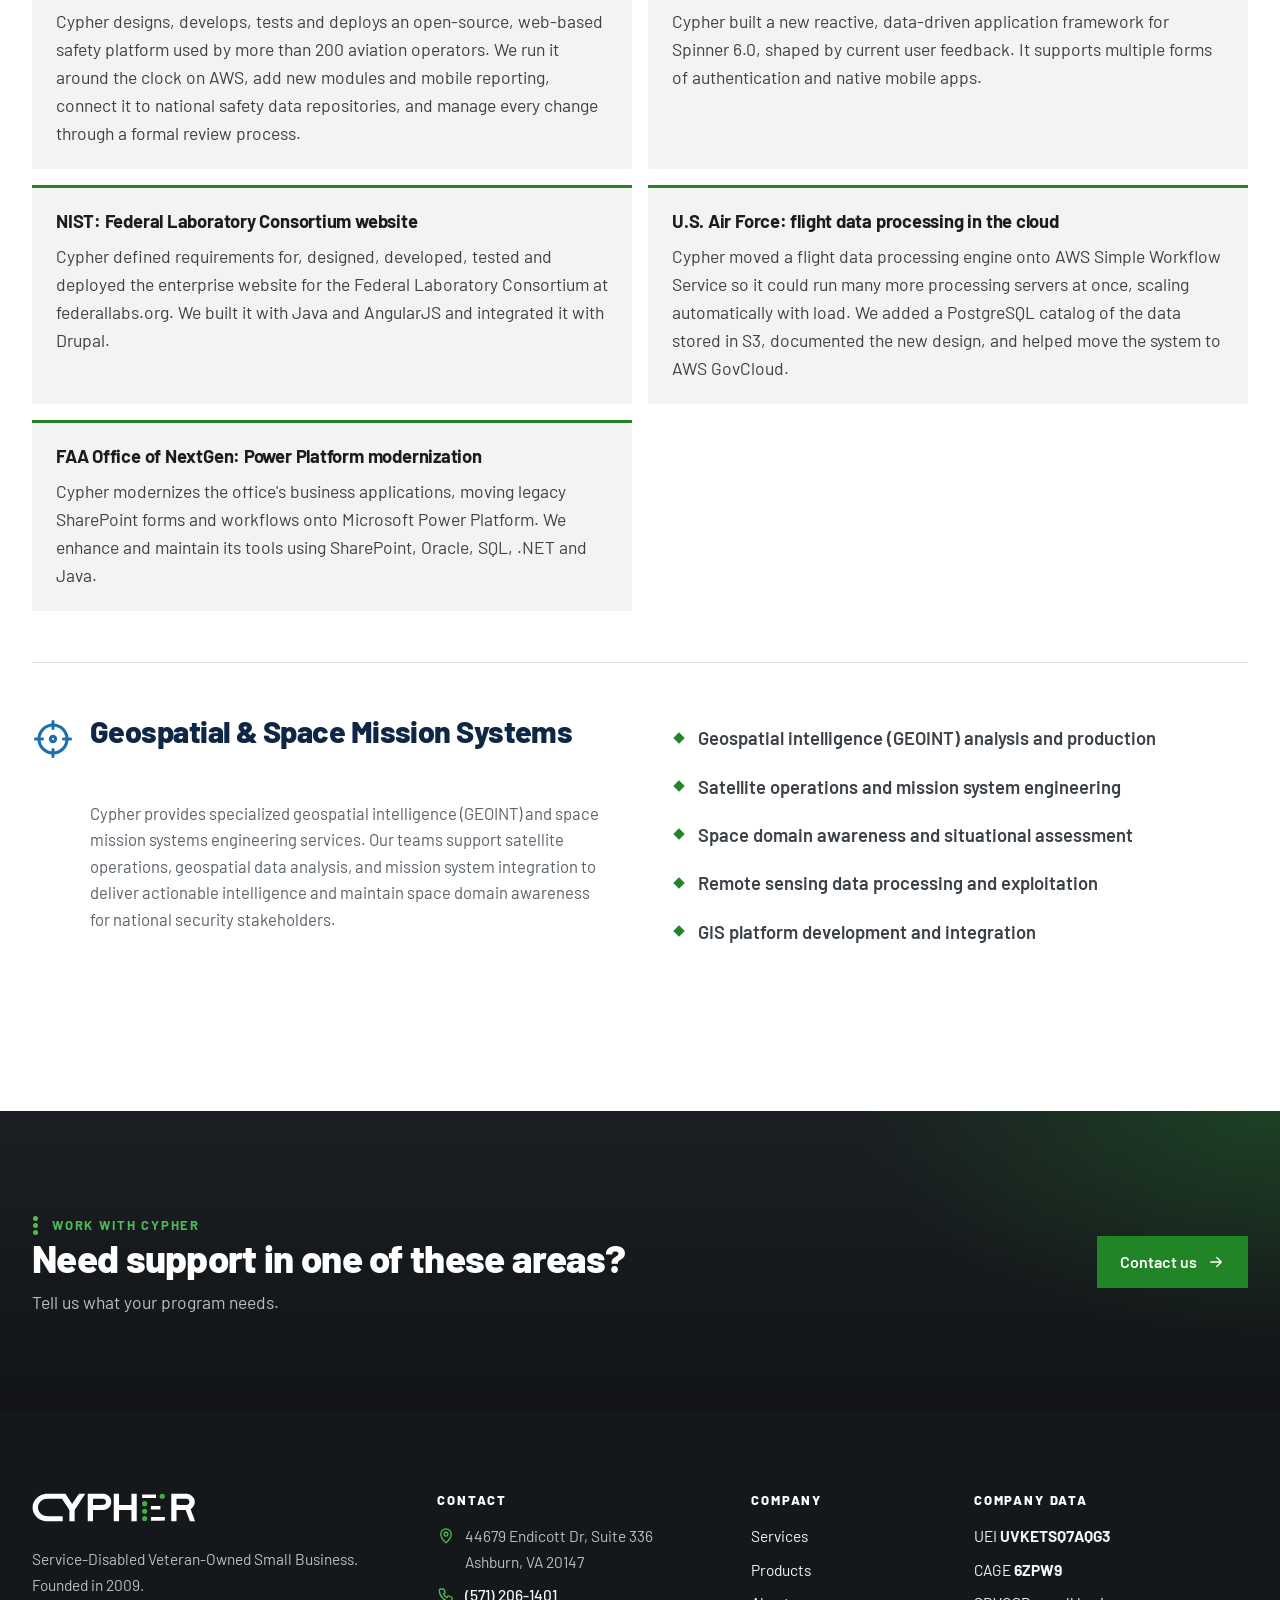
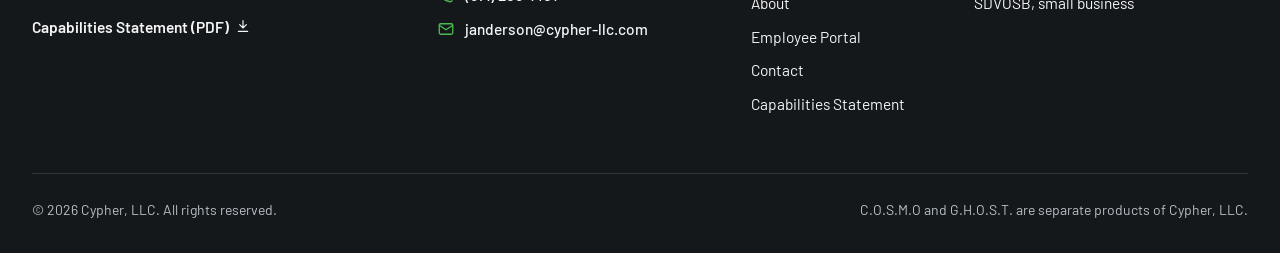
<file: services.html>
<!doctype html>
<html lang="en">
<head>
<meta charset="utf-8">
<meta name="viewport" content="width=device-width, initial-scale=1">
<title>Services | Cypher, LLC</title>
<meta name="description" content="Cypher services: aviation safety, military intelligence and cyber operations, cyber security, program management, software and DevOps, geospatial and space.">
<meta name="theme-color" content="#15181b">
<link rel="icon" href="assets/img/favicon.svg" type="image/svg+xml">
<link rel="preload" href="assets/fonts/barlow-600.woff2" as="font" type="font/woff2" crossorigin>
<link rel="preload" href="assets/fonts/barlow-800.woff2" as="font" type="font/woff2" crossorigin>
<link rel="stylesheet" href="css/site.css?v=20261109u">
<script>(function(d){d.className+=" js";try{if(!matchMedia("(prefers-reduced-motion: reduce)").matches&&"IntersectionObserver" in window)d.className+=" motion"}catch(e){}})(document.documentElement);</script>
</head>
<body>
<a class="skip" href="#main">Skip to content</a>
<svg width="0" height="0" style="position:absolute" aria-hidden="true" focusable="false"><symbol id="i-shield" viewBox="0 0 24 24" fill="none" stroke="currentColor" stroke-width="1.75" stroke-linecap="round" stroke-linejoin="round"><path d="M12 3l7 3v5c0 4.5-3 8.3-7 10-4-1.7-7-5.5-7-10V6l7-3z"/><circle cx="12" cy="11" r="2"/><path d="M12 13v3"/></symbol><symbol id="i-radar" viewBox="0 0 24 24" fill="none" stroke="currentColor" stroke-width="1.75" stroke-linecap="round" stroke-linejoin="round"><circle cx="12" cy="12" r="9"/><circle cx="12" cy="12" r="5"/><path d="M12 12l6.5-6.5"/><circle cx="12" cy="12" r="1"/></symbol><symbol id="i-code" viewBox="0 0 24 24" fill="none" stroke="currentColor" stroke-width="1.75" stroke-linecap="round" stroke-linejoin="round"><path d="M8 8l-4 4 4 4M16 8l4 4-4 4M13.5 5l-3 14"/></symbol><symbol id="i-layers" viewBox="0 0 24 24" fill="none" stroke="currentColor" stroke-width="1.75" stroke-linecap="round" stroke-linejoin="round"><path d="M12 3l9 5-9 5-9-5 9-5z"/><path d="M3 12.5l9 5 9-5"/><path d="M3 16.5l9 5 9-5"/></symbol><symbol id="i-server" viewBox="0 0 24 24" fill="none" stroke="currentColor" stroke-width="1.75" stroke-linecap="round" stroke-linejoin="round"><rect x="3" y="4" width="18" height="7" rx="1.5"/><rect x="3" y="13" width="18" height="7" rx="1.5"/><path d="M7 7.5h.01M7 16.5h.01M11 7.5h6M11 16.5h6"/></symbol><symbol id="i-plane" viewBox="0 0 24 24" fill="none" stroke="currentColor" stroke-width="1.75" stroke-linecap="round" stroke-linejoin="round"><path d="M21 16v-2l-8-5V3.5a1.5 1.5 0 0 0-3 0V9l-8 5v2l8-2.5V19l-2 1.5V22l3.5-1 3.5 1v-1.5L13 19v-5.5l8 2.5z"/></symbol><symbol id="i-arrow" viewBox="0 0 24 24" fill="none" stroke="currentColor" stroke-width="1.75" stroke-linecap="round" stroke-linejoin="round"><path d="M5 12h14M13 6l6 6-6 6"/></symbol><symbol id="i-left" viewBox="0 0 24 24" fill="none" stroke="currentColor" stroke-width="1.75" stroke-linecap="round" stroke-linejoin="round"><path d="M15 6l-6 6 6 6"/></symbol><symbol id="i-right" viewBox="0 0 24 24" fill="none" stroke="currentColor" stroke-width="1.75" stroke-linecap="round" stroke-linejoin="round"><path d="M9 6l6 6-6 6"/></symbol><symbol id="i-pause" viewBox="0 0 24 24" fill="none" stroke="currentColor" stroke-width="1.75" stroke-linecap="round" stroke-linejoin="round"><path d="M9 6v12M15 6v12"/></symbol><symbol id="i-play" viewBox="0 0 24 24" fill="none" stroke="currentColor" stroke-width="1.75" stroke-linecap="round" stroke-linejoin="round"><path d="M8 5l11 7-11 7V5z"/></symbol><symbol id="i-phone" viewBox="0 0 24 24" fill="none" stroke="currentColor" stroke-width="1.75" stroke-linecap="round" stroke-linejoin="round"><path d="M5 4h4l2 5-2.5 1.5a11 11 0 0 0 5 5L15 13l5 2v4a2 2 0 0 1-2 2A16 16 0 0 1 3 6a2 2 0 0 1 2-2"/></symbol><symbol id="i-mail" viewBox="0 0 24 24" fill="none" stroke="currentColor" stroke-width="1.75" stroke-linecap="round" stroke-linejoin="round"><rect x="3" y="5" width="18" height="14" rx="2"/><path d="M3 7l9 6 9-6"/></symbol><symbol id="i-pin" viewBox="0 0 24 24" fill="none" stroke="currentColor" stroke-width="1.75" stroke-linecap="round" stroke-linejoin="round"><path d="M12 21s-7-6.2-7-11.5A7 7 0 0 1 19 9.5C19 14.8 12 21 12 21z"/><circle cx="12" cy="9.5" r="2.5"/></symbol><symbol id="i-download" viewBox="0 0 24 24" fill="none" stroke="currentColor" stroke-width="1.75" stroke-linecap="round" stroke-linejoin="round"><path d="M12 4v11M7 10l5 5 5-5M5 20h14"/></symbol><symbol id="i-star" viewBox="0 0 24 24" fill="none" stroke="currentColor" stroke-width="1.75" stroke-linecap="round" stroke-linejoin="round"><path d="M12 3l2.6 5.3 5.9.9-4.3 4.1 1 5.8L12 16.4l-5.2 2.7 1-5.8-4.3-4.1 5.9-.9L12 3z"/></symbol><symbol id="i-calendar" viewBox="0 0 24 24" fill="none" stroke="currentColor" stroke-width="1.75" stroke-linecap="round" stroke-linejoin="round"><rect x="3" y="5" width="18" height="16" rx="2"/><path d="M3 10h18M8 3v4M16 3v4"/></symbol><symbol id="i-id" viewBox="0 0 24 24" fill="none" stroke="currentColor" stroke-width="1.75" stroke-linecap="round" stroke-linejoin="round"><rect x="3" y="5" width="18" height="14" rx="2"/><circle cx="9" cy="11" r="2"/><path d="M6 16c.6-1.5 1.8-2 3-2s2.4.5 3 2M14 10h4M14 14h3"/></symbol><symbol id="i-hash" viewBox="0 0 24 24" fill="none" stroke="currentColor" stroke-width="1.75" stroke-linecap="round" stroke-linejoin="round"><path d="M5 9h14M5 15h14M10 4L8 20M16 4l-2 16"/></symbol><symbol id="i-award" viewBox="0 0 24 24" fill="none" stroke="currentColor" stroke-width="1.75" stroke-linecap="round" stroke-linejoin="round"><circle cx="12" cy="9" r="6"/><path d="M8.5 14L7 21l5-3 5 3-1.5-7"/></symbol><symbol id="i-lockshield" viewBox="0 0 24 24" fill="none" stroke="currentColor" stroke-width="1.75" stroke-linecap="round" stroke-linejoin="round"><path d="M12 3l7 3v5c0 4.5-3 8.3-7 10-4-1.7-7-5.5-7-10V6l7-3z"/><path d="M9 12l2 2 4-4"/></symbol><symbol id="i-crosshair" viewBox="0 0 24 24" fill="none" stroke="currentColor" stroke-width="1.75" stroke-linecap="round" stroke-linejoin="round"><circle cx="12" cy="12" r="8"/><path d="M12 2v4M12 18v4M2 12h4M18 12h4"/><circle cx="12" cy="12" r="1.5"/></symbol><symbol id="i-target" viewBox="0 0 24 24" fill="none" stroke="currentColor" stroke-width="1.75" stroke-linecap="round" stroke-linejoin="round"><circle cx="12" cy="12" r="9"/><circle cx="12" cy="12" r="5"/><circle cx="12" cy="12" r="1"/></symbol><symbol id="i-alert" viewBox="0 0 24 24" fill="none" stroke="currentColor" stroke-width="1.75" stroke-linecap="round" stroke-linejoin="round"><path d="M12 3l9.5 17h-19L12 3z"/><path d="M12 10v4M12 17h.01"/></symbol><symbol id="i-lock" viewBox="0 0 24 24" fill="none" stroke="currentColor" stroke-width="1.75" stroke-linecap="round" stroke-linejoin="round"><rect x="4" y="10" width="16" height="11" rx="2"/><path d="M8 10V7a4 4 0 0 1 8 0v3M12 14v3"/></symbol><symbol id="i-gauge" viewBox="0 0 24 24" fill="none" stroke="currentColor" stroke-width="1.75" stroke-linecap="round" stroke-linejoin="round"><path d="M3.5 17A8.5 8.5 0 0 1 20.5 17"/><path d="M12 17l4.2-5.2"/><circle cx="12" cy="17" r="1.3"/><path d="M6 13.2l1.2.8M12 9.2v1.4M18 13.2l-1.2.8"/></symbol><symbol id="i-menu" viewBox="0 0 24 24" fill="none" stroke="currentColor" stroke-width="1.75" stroke-linecap="round" stroke-linejoin="round"><path d="M4 7h16M4 12h16M4 17h16"/></symbol><symbol id="i-external" viewBox="0 0 24 24" fill="none" stroke="currentColor" stroke-width="1.75" stroke-linecap="round" stroke-linejoin="round"><path d="M14 4h6v6M20 4l-9 9M18 14v5a1 1 0 0 1-1 1H5a1 1 0 0 1-1-1V7a1 1 0 0 1 1-1h5"/></symbol><symbol id="i-bag" viewBox="0 0 24 24" fill="none" stroke="currentColor" stroke-width="1.75" stroke-linecap="round" stroke-linejoin="round"><path d="M5 8h14l-1.5 12h-11L5 8z"/><path d="M9 8V6a3 3 0 0 1 6 0v2"/></symbol><symbol id="i-quote" viewBox="0 0 24 24" fill="none" stroke="currentColor" stroke-width="1.75" stroke-linecap="round" stroke-linejoin="round"><path d="M10 7H6a2 2 0 0 0-2 2v3h5v5H4v-5M20 7h-4a2 2 0 0 0-2 2v3h5v5h-5v-5"/></symbol><symbol id="i-building" viewBox="0 0 24 24" fill="none" stroke="currentColor" stroke-width="1.75" stroke-linecap="round" stroke-linejoin="round"><path d="M4 21V5a1 1 0 0 1 1-1h9a1 1 0 0 1 1 1v16M15 9h4a1 1 0 0 1 1 1v11M2 21h20M8 8h3M8 12h3M8 16h3"/></symbol></svg>

<!-- ===== HEADER (the same block is repeated on every page) ===== -->
<header class="site-header">
  <div class="wrap">
    <a class="brand" href="index.html" aria-label="Cypher, LLC home">
      <img class="light-logo" src="assets/img/cypher-logo-white.svg" width="1430" height="260" alt="Cypher">
      <img class="dark-logo" src="assets/img/cypher-logo.svg" width="1430" height="260" alt="" aria-hidden="true">
    </a>
    <button class="menu-btn" type="button" aria-expanded="false" aria-controls="site-nav"><svg class="" aria-hidden="true" focusable="false"><use href="#i-menu"/></svg>Menu</button>
    <nav class="nav" id="site-nav" aria-label="Main">
      <ul>
        <li><a href="services.html" aria-current="page">Services</a></li>
        <li><a href="products.html">Products</a></li>
        <li><a href="about.html">About</a></li>
        <li><a href="employee-portal.html">Employee Portal</a></li>
        <li><a href="contact.html">Contact</a></li>
      </ul>
      <a class="btn btn-primary" href="capabilities.html">Capabilities Statement</a>
    </nav>
  </div>
</header>
<main id="main">
  <section class="page-hero">
    <div class="bg bg-glow"></div>
    <div class="wrap">
      <nav class="crumbs" aria-label="Breadcrumb"><a href="index.html">Home</a><span aria-hidden="true">/</span><span aria-current="page">Services</span></nav>
      <p class="eyebrow reveal">Services</p>
      <h1 class="reveal" style="--i:1">Comprehensive technology solutions.</h1>
      <p class="lead reveal" style="--i:2">From aviation safety to military intelligence, we deliver mission-critical solutions for the Department of Defense and Intelligence Community.</p>
    </div>
  </section>
  <section class="section"><div class="wrap sv"><article class="sv-item reveal" id="aviation"><div class="sv-head"><svg viewBox="0 0 24 24" aria-hidden="true" focusable="false"><use href="#i-plane"/></svg><h2>Aviation Safety</h2></div><p>Cypher is the prime contractor on aviation and transportation safety programs for the Federal Aviation Administration, the U.S. Navy and the Department of Transportation. Our teams manage the programs, engineer and build the software behind safety data, analyze that data, run operations and maintenance, and train the people who use it.</p><ul class="bul"><li>Program management</li><li>Engineering</li><li>Analytics</li><li>Software development</li><li>Operations and maintenance</li><li>Training</li></ul><div class="sv-contracts"><div class="sv-contract"><h3>FAA Aviation Safety Action Program: safety reporting platform</h3><p>Cypher designs, builds, hosts and supports a web-based safety reporting platform used across the aviation industry. It is offered to air carriers, repair stations, manufacturers and other operators at no licensing cost. More than 200 operators and over 350,000 users use it to report safety concerns, assess risk, run audits and investigations, and track corrective actions. We keep it running around the clock on secure cloud hosting, extend it with mobile reporting, analytics and dashboards, train its users and host industry forums.</p></div><div class="sv-contract"><h3>FAA Office of NextGen: management technology support</h3><p>Cypher runs the business systems behind the office that manages NextGen's budget, contracts, grants and staffing. We modernize and maintain its applications, including moving legacy tools onto Microsoft Power Platform, and turn agency financial and procurement data into reports and dashboards for leaders. The work includes helpdesk support, user access management, plain-language technical writing and security accreditation under FAA and NIST standards.</p></div><div class="sv-contract"><h3>U.S. Navy: naval aviation program support</h3><p>Cypher supports a Navy aviation program office with planning, risk management and configuration management for aerial refueling and fuel tank systems. We prepare leadership briefings and planning documents, track engineering changes and technical directives, coordinate multi-site teams and fleet working groups, and keep the program's safety incident data up to date.</p></div><div class="sv-contract"><h3>Federal Transit Administration: Safety Management Systems outreach</h3><p>Cypher helps the FTA's Office of System Safety put Safety Management Systems into practice at transit agencies nationwide. We produce workshops, webinars, guides, checklists, job aids and multimedia that help agencies meet federal safety requirements. All materials are written in plain language, meet Section 508 accessibility standards and are available in Spanish.</p></div></div></article><article class="sv-item reveal"><div class="sv-head"><svg viewBox="0 0 24 24" aria-hidden="true" focusable="false"><use href="#i-radar"/></svg><h2>Military Intelligence &amp; Cyber Operations</h2></div><p>Cypher puts experienced, cleared intelligence and cyber professionals on mission for the Department of Defense, the Intelligence Community and federal law enforcement. Our analysts, planners and engineers track threats to Defense networks, turn them into actionable intelligence and brief it to decision makers at the highest levels.</p><ul class="bul"><li>Cyber intelligence analysis and production</li><li>Cyber planning and targeting</li><li>Threat hunting and intrusion analysis</li><li>Cyber watch operations and network defense</li><li>HUMINT and SIGINT support</li><li>Malware analysis and incident response</li></ul><div class="sv-contracts"><div class="sv-contract"><h3>U.S. Cyber Command</h3><p>Cypher supports USCYBERCOM's intelligence and operations directorates. Our analysts track threats to the Department of Defense Information Network, spot significant trends in computer network operations and propose new analytic projects to keep the command ahead of emerging developments. Cypher key personnel serve as the intelligence liaison on the Joint Operations Center floor.</p></div><div class="sv-contract"><h3>U.S. Central Command</h3><p>For CENTCOM's Joint Intelligence Operations Center, Cypher researches and analyzes transnational cyber threats. We review, edit and publish the network intelligence alerts and bulletins that keep commanders and their staffs informed.</p></div><div class="sv-contract"><h3>Intelligence for senior leaders</h3><p>Cypher briefers deliver intelligence on foreign cyber capabilities, vulnerabilities and threat actors to flag officers and senior defense leadership. As daily briefers to senior staff, our people give leaders actionable intelligence to stop malicious activity and network intrusions.</p></div><div class="sv-contract"><h3>Federal law enforcement</h3><p>Cypher supports the FBI's cyber mission, sharing significant network threat trends with law enforcement, IT security and Intelligence Community partners so they can act together on network defense.</p></div></div></article><article class="sv-item reveal"><div class="sv-head"><svg viewBox="0 0 24 24" aria-hidden="true" focusable="false"><use href="#i-lockshield"/></svg><h2>Cyber Security</h2></div><p>Cypher security engineers protect classified and mission-critical networks for the Intelligence Community, U.S. Cyber Command and federal civilian agencies. We build security into every architecture change, assess and authorize systems under the Risk Management Framework, and keep firewalls, servers and cloud environments hardened and compliant.</p><ul class="bul"><li>Risk Management Framework (RMF) assessment and authorization</li><li>System certification and accreditation</li><li>Risk and vulnerability assessments</li><li>Cloud and network security controls</li><li>Firewall and cross-domain solution engineering</li><li>Security documentation and compliance reporting</li></ul><div class="sv-contracts"><div class="sv-contract"><h3>Intelligence Community security engineering</h3><p>Cypher engineers are the technical security advocate for every system architecture change at an Intelligence Community customer. We evaluate classified networks and applications, support cross-domain solutions that link multiple critical networks, and help run security pilots and research and testing.</p></div><div class="sv-contract"><h3>U.S. Cyber Command</h3><p>Cypher keeps mission systems accredited and defended. We write and maintain RMF documentation and compliance reports, manage firewall rule sets and access control lists on Cisco and Juniper equipment, and resolve server connectivity across Windows, Unix and Linux.</p></div><div class="sv-contract"><h3>Federal civilian agencies</h3><p>For the FAA, Cypher maintains security authorization packages under FAA and NIST standards, assesses the impact of new security policies, and works with agency security offices to remediate findings. Our engineers also harden the Linux servers behind public-facing safety applications.</p></div><div class="sv-contract"><h3>Built on a secure foundation</h3><p>Cypher is CMMC ready, NIST SP 800-171 and DFARS compliant, and ISO 9001:2015 certified. Our engineers hold CISSP, CISM, CASP+, CEH, GPEN, GREM and GSEC certifications.</p></div></div></article><article class="sv-item reveal"><div class="sv-head"><svg viewBox="0 0 24 24" aria-hidden="true" focusable="false"><use href="#i-gauge"/></svg><h2>Enterprise Program Management</h2></div><p>Cypher runs programs and modernizes how agencies work for the Navy, the FAA, the Federal Transit Administration, the Air Force, the Intelligence Community and NIST. Our program managers and consultants bring structure, clear reporting and steady execution, so leaders always know where their programs stand and what comes next.</p><ul class="bul"><li>Program and project management</li><li>Agile coaching and Scrum consulting</li><li>Business process improvement</li><li>Configuration and change management</li><li>Risk assessment and mitigation</li><li>Performance metrics and executive reporting</li></ul><div class="sv-contracts"><div class="sv-contract"><h3>U.S. Navy: naval aviation program management</h3><p>Cypher supports a NAVAIR program office with day-to-day program management. We manage the program's workflow, build tools that track and predict budget execution, analyze trends in requests from the fleet, and prepare the briefings and planning documents leadership relies on. We also support configuration control, engineering change proposals, risk management and strategic planning.</p></div><div class="sv-contract"><h3>FAA: program management on prime task orders</h3><p>On every FAA task order we lead, Cypher manages to PMBOK and Agile best practices. Leaders get weekly and monthly status reports, monthly financial reports, quarterly program reviews and a quality control plan that measures our own performance. Our transition plans bring new work on board without interrupting service.</p></div><div class="sv-contract"><h3>Federal Transit Administration</h3><p>Cypher plans and tracks the FTA's safety outreach work with project plans, schedules and budgets for each effort. Monthly progress reports give the agency a clear view of work completed, upcoming activities, risks and recommendations.</p></div><div class="sv-contract"><h3>Enterprise IT management</h3><p>Across the Navy, FAA, Air Force, Intelligence Community and NIST, Cypher personnel provide enterprise configuration management, IT strategic planning, requirements management and Agile coaching. We map current and future-state processes, define performance metrics for leadership reporting, and recommend changes that help teams deliver more with the resources they have.</p></div></div></article><article class="sv-item reveal"><div class="sv-head"><svg viewBox="0 0 24 24" aria-hidden="true" focusable="false"><use href="#i-code"/></svg><h2>Software Development &amp; DevOps</h2></div><p>Cypher builds, modernizes and runs software that federal missions depend on, from industry-wide safety platforms to cloud data pipelines and public websites. We work in Agile teams, deliver to the cloud, and keep security and testing built in from the first requirement to long-term maintenance.</p><ul class="bul"><li>Agile application design and development</li><li>Cloud migration and engineering on AWS and GovCloud</li><li>DevSecOps and secure Linux hardening</li><li>Integration of commercial, open-source and custom software</li><li>Data analytics, machine learning and data modeling</li><li>Independent testing and lifecycle maintenance</li></ul><div class="sv-contracts"><div class="sv-contract"><h3>FAA: aviation safety reporting platform</h3><p>Cypher designs, develops, tests and deploys an open-source, web-based safety platform used by more than 200 aviation operators. We run it around the clock on AWS, add new modules and mobile reporting, connect it to national safety data repositories, and manage every change through a formal review process.</p></div><div class="sv-contract"><h3>FAA: Spinner 6.0</h3><p>Cypher built a new reactive, data-driven application framework for Spinner 6.0, shaped by current user feedback. It supports multiple forms of authentication and native mobile apps.</p></div><div class="sv-contract"><h3>NIST: Federal Laboratory Consortium website</h3><p>Cypher defined requirements for, designed, developed, tested and deployed the enterprise website for the Federal Laboratory Consortium at federallabs.org. We built it with Java and AngularJS and integrated it with Drupal.</p></div><div class="sv-contract"><h3>U.S. Air Force: flight data processing in the cloud</h3><p>Cypher moved a flight data processing engine onto AWS Simple Workflow Service so it could run many more processing servers at once, scaling automatically with load. We added a PostgreSQL catalog of the data stored in S3, documented the new design, and helped move the system to AWS GovCloud.</p></div><div class="sv-contract"><h3>FAA Office of NextGen: Power Platform modernization</h3><p>Cypher modernizes the office's business applications, moving legacy SharePoint forms and workflows onto Microsoft Power Platform. We enhance and maintain its tools using SharePoint, Oracle, SQL, .NET and Java.</p></div></div></article><article class="sv-item reveal"><div class="sv-head"><svg viewBox="0 0 24 24" aria-hidden="true" focusable="false"><use href="#i-crosshair"/></svg><h2>Geospatial &amp; Space Mission Systems</h2></div><p>Cypher provides specialized geospatial intelligence (GEOINT) and space mission systems engineering services. Our teams support satellite operations, geospatial data analysis, and mission system integration to deliver actionable intelligence and maintain space domain awareness for national security stakeholders.</p><ul class="bul"><li>Geospatial intelligence (GEOINT) analysis and production</li><li>Satellite operations and mission system engineering</li><li>Space domain awareness and situational assessment</li><li>Remote sensing data processing and exploitation</li><li>GIS platform development and integration</li></ul></article></div></section>
  <section class="cta">
    <div class="bg bg-glow"></div>
    <div class="wrap">
      <div class="reveal"><p class="eyebrow">Work with Cypher</p><h2>Need support in one of these areas?</h2><p>Tell us what your program needs.</p></div>
      <div class="btn-row reveal" style="--i:1"><a class="btn btn-primary" href="contact.html">Contact us <svg viewBox="0 0 24 24" aria-hidden="true" focusable="false"><use href="#i-arrow"/></svg></a></div>
    </div>
  </section>
</main>

<!-- ===== FOOTER (the same block is repeated on every page) ===== -->
<footer class="site-footer">
  <div class="wrap">
    <div class="top">
      <div>
        <img class="logo" src="assets/img/cypher-logo-white.svg" width="1430" height="260" alt="Cypher">
        <p>Service-Disabled Veteran-Owned Small Business. Founded in 2009.</p>
        <p><a class="more" href="assets/Cypher-Capabilities-Statement.pdf?v=20261102k">Capabilities Statement (PDF) <svg class="" aria-hidden="true" focusable="false"><use href="#i-download"/></svg></a></p>
      </div>
      <div>
        <h2>Contact</h2>
        <ul class="lines">
          <li><svg class="" aria-hidden="true" focusable="false"><use href="#i-pin"/></svg><span>44679 Endicott Dr, Suite 336<br>Ashburn, VA 20147</span></li>
          <li><svg class="" aria-hidden="true" focusable="false"><use href="#i-phone"/></svg><a href="tel:+15712061401">(571) 206-1401</a></li>
          <li><svg class="" aria-hidden="true" focusable="false"><use href="#i-mail"/></svg><a href="mailto:janderson@cypher-llc.com">janderson@cypher-llc.com</a></li>
        </ul>
      </div>
      <div>
        <h2>Company</h2>
        <ul>
          <li><a href="services.html">Services</a></li>
          <li><a href="products.html">Products</a></li>
          <li><a href="about.html">About</a></li>
          <li><a href="employee-portal.html">Employee Portal</a></li>
          <li><a href="contact.html">Contact</a></li>
          <li><a href="capabilities.html">Capabilities Statement</a></li>
        </ul>
      </div>
      <div>
        <h2>Company data</h2>
        <ul class="codes">
          <li>UEI <b>UVKETSQ7AQG3</b></li>
          <li>CAGE <b>6ZPW9</b></li>
          <li>SDVOSB, small business</li>
        </ul>
      </div>
    </div>
    <div class="bottom"><span>&copy; 2026 Cypher, LLC. All rights reserved.</span><span>C.O.S.M.O and G.H.O.S.T. are separate products of Cypher, LLC.</span></div>
  </div>
</footer>
<script src="js/site.js?v=20261102k"></script>
</body>
</html>
</file>
<file: css/site.css>
/* =====================================================================
   Cypher, LLC website styles. One file for every page.
   Brand colors are the Cypher logo's own: charcoal #404040 and green #218426.
   Change colors in :root only. Spacing follows an 8px scale (--s1 ... --s15).
   Sections: base, header, hero slider, device mockups, page sections,
   footer, MOTION, and STATEMENT (the printable capabilities statement).
   ===================================================================== */

@font-face { font-family: "Barlow"; src: url("../assets/fonts/barlow-400.woff2") format("woff2"); font-weight: 400; font-display: swap; }
@font-face { font-family: "Barlow"; src: url("../assets/fonts/barlow-500.woff2") format("woff2"); font-weight: 500; font-display: swap; }
@font-face { font-family: "Barlow"; src: url("../assets/fonts/barlow-600.woff2") format("woff2"); font-weight: 600; font-display: swap; }
@font-face { font-family: "Barlow"; src: url("../assets/fonts/barlow-700.woff2") format("woff2"); font-weight: 700; font-display: swap; }
@font-face { font-family: "Barlow"; src: url("../assets/fonts/barlow-800.woff2") format("woff2"); font-weight: 800; font-display: swap; }

:root {
  --green: #218426;          /* logo green, sampled from the capabilities PDF */
  --green-dark: #1a6b1e;     /* hover */
  --green-bright: #4cbb52;   /* green on dark backgrounds */
  --logo-grey: #404040;      /* logo charcoal */
  --c900: #15181b; --c800: #1d2125; --c700: #272c31; --c600: #343a40;
  --paper: #ffffff; --paper-2: #f3f4f2; --line: #dde1e3; --line-dark: rgba(255,255,255,.12);
  --ink: #1a1d20; --body: #3b4147; --muted: #5a626a;
  --on-dark: #f3f5f6; --on-dark-muted: #b7bfc6;
  --s1: 8px; --s2: 16px; --s3: 24px; --s4: 32px; --s5: 40px; --s6: 48px; --s8: 64px; --s10: 80px; --s12: 96px; --s13: 104px; --s15: 120px;
  --radius: 8px; --radius-sm: 6px;
  --max: 1240px;
  --header: 88px;
  --ease: cubic-bezier(.2, .7, .2, 1);
  --shadow-1: 0 1px 2px rgba(16,24,32,.06), 0 2px 8px rgba(16,24,32,.06);
  --shadow-2: 0 2px 4px rgba(16,24,32,.06), 0 14px 36px rgba(16,24,32,.13);
  --font: "Barlow", system-ui, -apple-system, "Segoe UI", Roboto, Arial, sans-serif;
}

*, *::before, *::after { box-sizing: border-box; }
html { -webkit-text-size-adjust: 100%; scroll-behavior: smooth; scroll-padding-top: 84px; }
body { margin: 0; background: var(--paper); color: var(--body); font: 400 17.5px/1.65 var(--font); -webkit-font-smoothing: antialiased; overflow-x: hidden; }
img, svg { display: block; max-width: 100%; }
img { height: auto; }
a { color: var(--green); text-decoration: none; }
a:hover { color: var(--green-dark); }
:focus-visible { outline: 3px solid var(--green-bright); outline-offset: 3px; border-radius: 0; }
p { margin: 0 0 var(--s2); }
h1, h2, h3, h4 { color: var(--ink); margin: 0 0 var(--s2); line-height: 1.12; font-weight: 700; letter-spacing: -0.012em; }
h1 { font-size: clamp(38px, 2.2rem + 2.2vw, 62px); font-weight: 800; letter-spacing: -0.022em; line-height: 1.05; }
h2 { font-size: clamp(30px, 1.6rem + 1vw, 40px); font-weight: 800; letter-spacing: -0.018em; }
h3 { font-size: 21px; }
ul, ol { margin: 0; padding: 0; list-style: none; }
main { overflow-x: clip; }
.sr { position: absolute; width: 1px; height: 1px; overflow: hidden; clip: rect(0 0 0 0); white-space: nowrap; }
.skip { position: absolute; left: -9999px; top: 8px; z-index: 100; background: var(--green); color: #fff; padding: 12px 16px; border-radius: 0; }
.skip:focus { left: 16px; color: #fff; }
.edit { background: #fff1a8; color: #3b2f00; padding: 0 .25em; border-radius: 0; font-weight: 600; } /* [EDIT: ...] placeholders */

.wrap { width: 100%; max-width: calc(var(--max) + 48px); margin: 0 auto; padding: 0 var(--s3); }
@media (min-width: 1100px) { .wrap { padding: 0 var(--s4); max-width: calc(var(--max) + 64px); } }

/* Sections alternate white / off-white / dark */
.section { padding: var(--s8) 0; }
@media (min-width: 960px) { .section { padding: var(--s13) 0; } }
.section.tint { background: var(--paper-2); }
.dark { background: var(--c800); color: var(--on-dark-muted); }
.dark h1, .dark h2, .dark h3, .dark h4 { color: var(--on-dark); }
.dark a:not(.btn) { color: var(--green-bright); }
.dark a:not(.btn):hover { color: #7ad47f; }
.split { display: grid; gap: var(--s5); grid-template-columns: minmax(0, 1fr); }
@media (min-width: 960px) { .split { grid-template-columns: minmax(0, 5fr) minmax(0, 7fr); gap: var(--s10); } .split.even { grid-template-columns: repeat(2, minmax(0, 1fr)); } }

.eyebrow { display: inline-flex; align-items: center; gap: 10px; font-size: 13px; font-weight: 700; letter-spacing: .14em; text-transform: uppercase; color: var(--green); margin: 0 0 var(--s2); }
.eyebrow::before { content: ""; width: 6px; height: 22px; flex: none; background: radial-gradient(circle, currentColor 2.6px, transparent 3px) 0 0 / 6px 8px repeat-y; }
.dark .eyebrow, .hero .eyebrow, .page-hero .eyebrow, .cta .eyebrow { color: var(--green-bright); }
.lead { font-size: clamp(18px, 1rem + .35vw, 21px); line-height: 1.6; color: var(--body); }
.dark .lead { color: var(--on-dark-muted); }
.head { max-width: 760px; margin-bottom: var(--s6); }
.head p:last-child { margin-bottom: 0; }
.head-row { display: flex; flex-wrap: wrap; justify-content: space-between; align-items: flex-end; gap: var(--s3); margin-bottom: var(--s6); }
.head-row .head { margin-bottom: 0; }

/* Buttons and links */
.btn { display: inline-flex; align-items: center; gap: 10px; font: 600 16px/1 var(--font); padding: 15px 22px; border-radius: 0; border: 1.5px solid transparent; cursor: pointer; transition: background .2s, border-color .2s, color .2s, transform .2s var(--ease), box-shadow .2s; white-space: nowrap; }
.btn { min-height: 52px; }
.btn svg { width: 18px; height: 18px; transition: transform .2s var(--ease); }
.btn:hover svg { transform: translateX(3px); }
.btn-primary { background: var(--green); color: #fff; }
.btn-primary:hover { background: var(--green-dark); color: #fff; transform: translateY(-1px); box-shadow: 0 8px 20px rgba(33,132,38,.28); }
.btn-outline { border-color: #c4cacf; color: var(--ink); background: #fff; }
.btn-outline:hover { border-color: var(--ink); color: var(--ink); }
.dark .btn-outline, .hero .btn-outline, .cta .btn-outline, .page-hero .btn-outline { background: transparent; border-color: rgba(255,255,255,.4); color: #fff; }
.dark .btn-outline:hover, .hero .btn-outline:hover, .cta .btn-outline:hover, .page-hero .btn-outline:hover { border-color: #fff; color: #fff; background: rgba(255,255,255,.07); }
.btn-row { display: flex; flex-wrap: wrap; gap: var(--s2); align-items: stretch; }
.more { display: inline-flex; align-items: center; gap: 6px; font-weight: 600; }
.more svg { width: 16px; height: 16px; transition: transform .2s var(--ease); }
a:hover .more svg, .more:hover svg { transform: translateX(4px); }

/* ---------- Header: fixed, transparent over the dark hero, solid after scrolling ---------- */
.site-header { position: fixed; top: 0; left: 0; right: 0; z-index: 50; transition: background .3s, box-shadow .3s; }
.site-header .wrap { display: flex; align-items: center; justify-content: space-between; gap: var(--s3); height: var(--header); transition: height .3s var(--ease); }
.brand { position: relative; display: block; width: 172px; transition: width .3s var(--ease); }
.brand img { width: 100%; height: auto; transition: opacity .3s; }
.brand .dark-logo { position: absolute; inset: 0; opacity: 0; }
.nav { display: flex; align-items: center; gap: var(--s4); }
.nav ul { display: flex; gap: 28px; }
.nav ul a { position: relative; color: #fff; font-weight: 600; font-size: 16px; padding: 8px 0; transition: color .2s; }
.nav ul a::after { content: ""; position: absolute; left: 0; right: 0; bottom: 0; height: 2px; background: var(--green-bright); transform: scaleX(0); transform-origin: left; transition: transform .25s var(--ease); }
.nav ul a:hover::after, .nav ul a[aria-current="page"]::after { transform: scaleX(1); }
.nav ul a:hover { color: #fff; }
.site-header.solid { background: rgba(255,255,255,.98); box-shadow: 0 1px 0 var(--line), 0 8px 24px rgba(16,24,32,.07); }
.site-header.solid .wrap { height: 68px; }
.site-header.solid .brand { width: 148px; }
.site-header.solid .brand .light-logo { opacity: 0; }
.site-header.solid .brand .dark-logo { opacity: 1; }
.site-header.solid .nav ul a { color: var(--ink); }
.site-header.solid .nav ul a:hover { color: var(--green); }
.site-header.solid .nav ul a::after { background: var(--green); }
.menu-btn { display: none; align-items: center; gap: 8px; background: transparent; border: 1.5px solid rgba(255,255,255,.4); border-radius: 0; padding: 9px 13px; font: 600 15px var(--font); color: #fff; cursor: pointer; }
.site-header.solid .menu-btn { color: var(--ink); border-color: var(--line); }
.menu-btn svg { width: 20px; height: 20px; }
@media (max-width: 1099px) {
  :root { --header: 72px; }
  .brand { width: 140px; }
  .site-header.solid .wrap { height: 64px; }
  .site-header.solid .brand { width: 128px; }
  .js .menu-btn { display: inline-flex; }
  .nav { position: absolute; top: 100%; left: 0; right: 0; background: #fff; box-shadow: var(--shadow-2); flex-direction: column; align-items: stretch; gap: 0; padding: var(--s1) var(--s3) var(--s3); }
  .js .nav { display: none; }
  .js .nav.open { display: flex; }
  .nav ul { flex-direction: column; gap: 0; }
  .nav ul a, .site-header.solid .nav ul a { display: block; color: var(--ink); padding: 14px 0; border-bottom: 1px solid var(--line); }
  .nav ul a::after { display: none; }
  .nav ul a[aria-current="page"] { color: var(--green); }
  .nav .btn { margin-top: var(--s2); justify-content: center; }
  html:not(.js) .site-header { position: absolute; }
  html:not(.js) .site-header .wrap { flex-wrap: wrap; height: auto; padding-top: 14px; padding-bottom: 14px; }
  html:not(.js) .nav { position: static; background: none; box-shadow: none; padding: 0; }
  html:not(.js) .nav ul { flex-direction: row; flex-wrap: wrap; gap: 4px 18px; }
  html:not(.js) .nav ul a { color: #fff; border: 0; padding: 4px 0; }
  html:not(.js) .nav .btn { display: none; }
}

/* ---------- Background layers shared by dark heroes ---------- */
.bg { position: absolute; inset: 0; pointer-events: none; }
.bg-glow { background: radial-gradient(900px 520px at 85% 15%, rgba(33,132,38,.22), transparent 60%), radial-gradient(700px 520px at 0% 100%, rgba(64,64,64,.55), transparent 60%), linear-gradient(180deg, #1b1f23 0%, #111315 100%); }
.bg-dots { inset: -60px 0; background-image: radial-gradient(rgba(255,255,255,.065) 1.2px, transparent 1.6px); background-size: 22px 22px; -webkit-mask-image: linear-gradient(90deg, transparent 5%, #000 60%); mask-image: linear-gradient(90deg, transparent 5%, #000 60%); will-change: transform; }

/* ---------- Hero slider ---------- */
.hero { position: relative; background: var(--c900); color: var(--on-dark-muted); overflow: hidden; }
.slides { position: relative; z-index: 1; display: grid; }
.slide { position: relative; grid-area: 1 / 1; padding: calc(var(--header) + var(--s8)) 0 var(--s15); overflow: hidden; }
.js .slide { opacity: 0; visibility: hidden; transition: opacity 1s ease, visibility 1s; }
.js .slide.is-active { opacity: 1; visibility: visible; }
html:not(.js) .slide:not(:first-child) { display: none; }
/* Optional photo behind a slide: add <div class="slide-photo" style="background-image:url(assets/img/photos/x.jpg)"></div> as the slide's first child (see README) */
.slide-photo { position: absolute; inset: 0; background: center / cover no-repeat; }
.slide-photo::after { content: ""; position: absolute; inset: 0; background: linear-gradient(90deg, rgba(17,19,21,.95) 0%, rgba(17,19,21,.82) 45%, rgba(17,19,21,.5) 100%); }
.slide .wrap { position: relative; display: grid; gap: var(--s6); align-items: center; }
@media (min-width: 1100px) { .slide .wrap { grid-template-columns: minmax(0, 6fr) minmax(0, 6fr); gap: var(--s8); } .slide { min-height: 600px; padding-bottom: var(--s15); } }
.slide .title { color: #fff; font-size: clamp(38px, 2.2rem + 2.2vw, 62px); font-weight: 800; letter-spacing: -0.022em; line-height: 1.04; margin-bottom: var(--s3); max-width: 13em; }
.slide .lead { color: #c9d0d6; max-width: 32em; margin-bottom: var(--s5); }
.slider-ui { position: absolute; z-index: 3; left: 0; right: 0; bottom: var(--s5); }
.slider-ui .wrap { display: flex; align-items: center; gap: var(--s2); }
html:not(.js) .slider-ui { display: none; }
.dots-nav { display: flex; gap: 8px; margin-right: var(--s1); }
.dots-nav button { width: 44px; height: 28px; padding: 0; background: none; border: 0; cursor: pointer; position: relative; }
.dots-nav button::before, .dots-nav button::after { content: ""; position: absolute; left: 0; right: 0; top: 12px; height: 3px; border-radius: 0; background: rgba(255,255,255,.25); }
.dots-nav button::after { background: var(--green-bright); transform: scaleX(0); transform-origin: left; }
.dots-nav button[aria-current="true"]::after { transform: scaleX(1); }
.slider.playing .dots-nav button[aria-current="true"]::after { animation: fill var(--dur, 7s) linear forwards; }
@keyframes fill { from { transform: scaleX(0); } to { transform: scaleX(1); } }
.icon-btn { width: 44px; height: 44px; display: inline-grid; place-items: center; border-radius: 0; border: 1.5px solid rgba(255,255,255,.3); background: transparent; color: #fff; cursor: pointer; transition: border-color .2s, background .2s; }
.icon-btn:hover { border-color: #fff; background: rgba(255,255,255,.08); }
.icon-btn svg { width: 18px; height: 18px; }
.slide-count { margin-left: auto; font-size: 14px; letter-spacing: .12em; color: var(--on-dark-muted); font-variant-numeric: tabular-nums; }
.slide-count b { color: #fff; }
@media (max-width: 600px) { .slide-count { display: none; } .slider-ui { bottom: var(--s3); } .slide { padding-bottom: var(--s12); } }

/* Slide visuals */
.areas-visual { display: grid; grid-template-columns: repeat(2, minmax(0, 1fr)); border: 1px solid var(--line-dark); border-radius: 0; background: rgba(21,24,27,.55); overflow: hidden; }
.areas-visual li { display: flex; gap: 14px; align-items: center; padding: 26px 22px; color: var(--on-dark); font-weight: 600; font-size: 17px; line-height: 1.25; border-bottom: 1px solid var(--line-dark); }
.areas-visual li:nth-child(odd) { border-right: 1px solid var(--line-dark); }
.areas-visual li:nth-last-child(-n+2) { border-bottom: 0; }
.areas-visual svg { width: 32px; height: 32px; flex: none; color: var(--green-bright); }
@media (max-width: 520px) { .areas-visual li { padding: 18px 14px; font-size: 15px; gap: 10px; } .areas-visual svg { width: 26px; height: 26px; } }
.stat-visual { border-left: 3px solid var(--green-bright); padding: var(--s2) 0 var(--s2) var(--s5); }
.stat-visual .num { display: block; font-size: clamp(96px, 4rem + 7vw, 184px); font-weight: 800; color: #fff; letter-spacing: -0.045em; line-height: .88; font-variant-numeric: tabular-nums; }
.stat-visual .num small { font-size: .42em; color: var(--green-bright); letter-spacing: 0; vertical-align: top; }
.stat-visual p { color: #d3d9de; font-size: 22px; font-weight: 500; max-width: 17em; margin: var(--s3) 0; line-height: 1.35; }
.stat-visual ul { display: flex; flex-wrap: wrap; gap: 8px; }
.stat-visual li { border: 1px solid rgba(255,255,255,.22); border-radius: 0; padding: 7px 16px; font-size: 14.5px; color: var(--on-dark); font-weight: 600; }

/* ---------- Device mockups (reusable component; see README "Device mockups") ---------- */
.device { position: relative; margin: 0 auto; width: 100%; isolation: isolate; }
.laptop { padding-bottom: 4%; }
.laptop .lid { position: relative; width: 81%; margin: 0 auto; background: #0c0e10; border-radius: 0; padding: 2.3% 2.3% 3%; box-shadow: inset 0 0 0 1px rgba(255,255,255,.10), inset 0 0 0 3px #1c1f22, 0 0 0 1px #050606; }
.laptop .lid::before { content: ""; position: absolute; top: 0.9%; left: 50%; width: 5px; height: 5px; margin-left: -2.5px; border-radius: 0; background: #262b30; box-shadow: inset 0 0 0 1px #0a0a0a; }
.screen { position: relative; overflow: hidden; border-radius: 0; background: #05070a; aspect-ratio: 16 / 10; }
.screen img { width: 100%; height: 100%; object-fit: cover; object-position: top left; }
.screen::after { content: ""; position: absolute; inset: 0; background: linear-gradient(115deg, rgba(255,255,255,.07) 0%, rgba(255,255,255,0) 38%); pointer-events: none; }
.laptop .base { position: relative; height: 0; padding-bottom: 2.9%; width: 100%; margin-top: -1px; border-radius: 0;
  background: linear-gradient(180deg, #f1f3f4 0%, #d2d6d9 30%, #a9afb4 72%, #80868b 100%); box-shadow: inset 0 1px 0 #fff, 0 1px 0 rgba(0,0,0,.25); }
.laptop .base::before { content: ""; position: absolute; top: 0; left: 50%; width: 14%; height: 40%; transform: translateX(-50%); border-radius: 0; background: linear-gradient(180deg, #9da3a8, #c9cdd0); }
.laptop::after { content: ""; position: absolute; left: 3%; right: 3%; bottom: 0; height: 8%; background: radial-gradient(50% 50% at 50% 40%, rgba(0,0,0,.55), transparent 72%); filter: blur(5px); z-index: -1; }
.light-bg .laptop::after { background: radial-gradient(50% 50% at 50% 40%, rgba(20,30,40,.3), transparent 72%); }
.monitor { padding-bottom: 15%; }
.monitor .bezel { position: relative; background: #0c0e10; border-radius: 0; padding: 1.5%; box-shadow: inset 0 0 0 1px rgba(255,255,255,.10), 0 0 0 1px #050606, 0 30px 60px -20px rgba(0,0,0,.5); }
.monitor .screen { aspect-ratio: 16 / 10; }
.monitor .neck { position: absolute; left: 50%; bottom: 3%; width: 12%; height: 13%; transform: translateX(-50%); background: linear-gradient(90deg, #8a9095, #dfe2e4 50%, #8a9095); clip-path: polygon(20% 0, 80% 0, 100% 100%, 0 100%); }
.monitor .foot { position: absolute; left: 50%; bottom: 0; width: 32%; height: 3.4%; transform: translateX(-50%); border-radius: 0; background: linear-gradient(180deg, #eef0f1, #9aa0a5); }
.monitor::after { content: ""; position: absolute; left: 20%; right: 20%; bottom: -2%; height: 6%; background: radial-gradient(50% 50% at 50% 50%, rgba(0,0,0,.45), transparent 72%); filter: blur(5px); z-index: -1; }
.duo { position: relative; padding-bottom: 12%; }
.duo .monitor { width: 84%; margin: 0 0 0 auto; }
.duo .laptop { position: absolute; left: 0; bottom: 0; width: 50%; z-index: 2; }

/* ---------- Credentials band ---------- */
.creds { position: relative; z-index: 2; background: #fff; border-bottom: 1px solid var(--line); }
.creds ul { display: grid; grid-template-columns: repeat(2, minmax(0, 1fr)); }
.creds li { display: flex; align-items: center; gap: 14px; padding: 22px 14px; border-bottom: 1px solid var(--line); }
.creds li:nth-child(odd) { border-right: 1px solid var(--line); padding-left: 0; }
.creds svg { width: 30px; height: 30px; color: var(--green); flex: none; }
.creds b { display: block; color: var(--ink); font-size: 18px; line-height: 1.2; font-variant-numeric: tabular-nums; white-space: nowrap; }
.creds span { display: block; font-size: 12.5px; letter-spacing: .1em; text-transform: uppercase; color: var(--muted); font-weight: 600; }
@media (max-width: 420px) { .creds li { gap: 10px; } .creds svg { width: 24px; height: 24px; } .creds b { font-size: 16px; } }
@media (min-width: 760px) { .creds ul { grid-template-columns: repeat(3, minmax(0, 1fr)); } .creds li, .creds li:nth-child(odd) { padding: 24px 18px; border-right: 1px solid var(--line); } .creds li:nth-child(3n) { border-right: 0; } .creds li:nth-child(3n+1) { padding-left: 0; } .creds li:nth-last-child(-n+3) { border-bottom: 0; } }
@media (min-width: 1280px) { .creds ul { grid-template-columns: repeat(6, minmax(0, 1fr)); } .creds li, .creds li:nth-child(odd), .creds li:nth-child(3n) { border-bottom: 0; border-right: 1px solid var(--line); padding: 30px 18px; } .creds li:first-child { padding-left: 0; } .creds li:last-child { border-right: 0; } }

/* ---------- Key facts ---------- */
.facts { display: grid; grid-template-columns: repeat(2, minmax(0, 1fr)); border-top: 2px solid var(--ink); margin: 0; }
.facts div { padding: var(--s3) var(--s2) var(--s3) 0; border-bottom: 1px solid var(--line); }
.facts div:nth-child(even) { padding-left: var(--s3); border-left: 1px solid var(--line); }
.facts dt { font-size: 12.5px; letter-spacing: .1em; text-transform: uppercase; color: var(--muted); font-weight: 600; margin-bottom: 4px; }
.facts dd { margin: 0; color: var(--ink); font-size: 22px; font-weight: 700; line-height: 1.2; font-variant-numeric: tabular-nums; }

/* ---------- Capability cards ---------- */
.cards { display: grid; gap: var(--s3); grid-template-columns: minmax(0, 1fr); }
@media (min-width: 700px) { .cards { grid-template-columns: repeat(2, minmax(0, 1fr)); } }
@media (min-width: 1100px) { .cards { grid-template-columns: repeat(3, minmax(0, 1fr)); } }
.card { display: flex; flex-direction: column; background: #fff; border: 1px solid var(--line); border-radius: 0; overflow: hidden; color: var(--body); transition: box-shadow .3s var(--ease), transform .3s var(--ease), border-color .3s; }
a.card:hover { color: var(--body); box-shadow: var(--shadow-2); transform: translateY(-4px); border-color: #cdd3d7; }
.art { position: relative; aspect-ratio: 16 / 6.5; background: var(--c800); overflow: hidden; }
.art .fill { position: absolute; inset: 0; transition: transform .8s var(--ease); background: radial-gradient(420px 220px at 85% 0%, rgba(33,132,38,.40), transparent 65%), linear-gradient(160deg, #2c3136, #15181b); }
.art .fill::after { content: ""; position: absolute; inset: 0; background-image: radial-gradient(rgba(255,255,255,.10) 1.2px, transparent 1.6px); background-size: 18px 18px; -webkit-mask-image: linear-gradient(200deg, #000, transparent 70%); mask-image: linear-gradient(200deg, #000, transparent 70%); }
.art .fill.photo { background-size: cover; background-position: center; }
.art .fill.photo::after { background: linear-gradient(180deg, rgba(17,19,21,.1), rgba(17,19,21,.75)); -webkit-mask-image: none; mask-image: none; }
.art .ico { position: absolute; z-index: 1; left: var(--s3); bottom: var(--s3); width: 56px; height: 56px; color: #fff; transition: transform .4s var(--ease); }
.art .no { position: absolute; z-index: 1; right: var(--s3); top: var(--s2); font-size: 14px; font-weight: 700; color: var(--green-bright); letter-spacing: .12em; }
a.card:hover .art .fill { transform: scale(1.06); }
a.card:hover .art .ico { transform: translateY(-4px); }
.card .body { padding: var(--s3); display: flex; flex-direction: column; flex: 1; }
.card h3 { margin-bottom: var(--s1); }
.card p { color: var(--muted); flex: 1; }
.card .more { margin-top: var(--s1); color: var(--green); }

/* ---------- Adaptive services list (dark) ---------- */
.svc-list { display: grid; grid-template-columns: minmax(0, 1fr); border-top: 1px solid var(--line-dark); }
.svc-list li { display: flex; align-items: center; gap: var(--s2); padding: 22px 0; border-bottom: 1px solid var(--line-dark); color: var(--on-dark); font-size: 19px; font-weight: 600; line-height: 1.3; }
.svc-list svg { width: 26px; height: 26px; color: var(--green-bright); flex: none; }

/* ---------- Text tiles (customers) ---------- */
.tiles { display: grid; gap: var(--s2); grid-template-columns: repeat(auto-fill, minmax(min(100%, 220px), 1fr)); }
.tile { display: flex; align-items: center; gap: 14px; min-height: 88px; padding: var(--s2) 20px; background: #fff; border: 1px solid var(--line); border-radius: 0; color: var(--ink); font-weight: 600; font-size: 17px; line-height: 1.25; transition: border-color .2s, box-shadow .2s; }
.tile:hover { border-color: #c4cbd0; box-shadow: var(--shadow-1); }
.tile svg { width: 26px; height: 26px; color: var(--green); flex: none; }

/* ---------- Spec tables ---------- */
.spec-table { width: 100%; border-collapse: separate; border-spacing: 0; background: #fff; border: 1px solid var(--line); border-radius: 0; overflow: hidden; font-size: 16.5px; }
.spec-table caption { text-align: left; font-weight: 700; color: var(--ink); font-size: 20px; padding: 0 0 var(--s2); }
.spec-table th, .spec-table td { text-align: left; padding: 15px 20px; border-bottom: 1px solid var(--line); vertical-align: middle; }
.spec-table thead th { background: var(--c800); color: #fff; font-size: 12.5px; letter-spacing: .1em; text-transform: uppercase; font-weight: 600; }
.spec-table tbody tr:last-child > * { border-bottom: 0; }
.spec-table tbody th { font-weight: 600; color: var(--ink); }
.spec-table td.small { color: var(--muted); }
.mono { font-variant-numeric: tabular-nums; letter-spacing: .03em; font-weight: 700; color: var(--ink); }
.tag { display: inline-block; font-size: 12.5px; font-weight: 700; letter-spacing: .06em; text-transform: uppercase; padding: 4px 10px; border-radius: 0; background: #e5f1e6; color: #175f1b; white-space: nowrap; }
.tag.grey { background: #eceef0; color: #3f464c; }
.two-tables { display: grid; gap: var(--s4); grid-template-columns: minmax(0, 1fr); align-items: start; }
@media (min-width: 960px) { .two-tables { grid-template-columns: minmax(0, 5fr) minmax(0, 7fr); } }
.stats { display: grid; grid-template-columns: repeat(3, minmax(0, 1fr)); border: 1px solid var(--line); border-radius: 0; background: #fff; margin-bottom: var(--s4); }
.stats div { padding: var(--s3); border-right: 1px solid var(--line); }
.stats div:last-child { border-right: 0; }
.stats b { display: block; font-size: clamp(34px, 1.6rem + 1.4vw, 48px); font-weight: 800; color: var(--ink); line-height: 1; letter-spacing: -0.02em; font-variant-numeric: tabular-nums; }
.stats span { display: block; margin-top: 8px; font-size: 13px; letter-spacing: .1em; text-transform: uppercase; color: var(--muted); font-weight: 600; }
@media (max-width: 520px) { .stats div { padding: var(--s2) 12px; } .stats span { font-size: 11px; letter-spacing: .04em; } }

/* ---------- Products ---------- */
.product { display: grid; gap: var(--s6); align-items: center; grid-template-columns: minmax(0, 1fr); }
@media (min-width: 1100px) { .product { grid-template-columns: minmax(0, 5fr) minmax(0, 7fr); gap: var(--s10); } .product.flip { grid-template-columns: minmax(0, 7fr) minmax(0, 5fr); } .product.flip .copy { order: 2; } }
.product + .product { margin-top: var(--s12); }
.product .mark { height: 54px; width: auto; margin-bottom: var(--s3); }
.product .mark[src*="cosmo"] { height: 84px; }
.checks { margin: var(--s3) 0 var(--s4); display: grid; gap: 10px; }
.checks li { display: flex; gap: 12px; align-items: flex-start; }
.checks svg { width: 20px; height: 20px; color: var(--green); flex: none; margin-top: 4px; }
.dark .checks svg { color: var(--green-bright); }
.dark .checks li { color: #d1d7dc; }

/* ---------- How to buy (Carahsoft) ---------- */
.buy { display: grid; gap: var(--s5); grid-template-columns: minmax(0, 1fr); background: #fff; border: 1px solid var(--line); border-top: 4px solid var(--green); border-radius: 0; padding: var(--s5) var(--s3); box-shadow: var(--shadow-1); }
@media (min-width: 960px) { .buy { grid-template-columns: minmax(0, 6fr) minmax(0, 6fr); padding: var(--s8) var(--s6); gap: var(--s8); align-items: center; } }
.buy h2 { font-size: clamp(28px, 1.4rem + .9vw, 36px); }
.buy .steps { display: grid; gap: var(--s3); }
.buy .steps li { display: grid; grid-template-columns: 44px 1fr; gap: var(--s2); align-items: start; }
.buy .steps b.n { display: grid; place-items: center; width: 44px; height: 44px; border-radius: 0; background: #e5f1e6; color: #175f1b; font-weight: 700; }
.buy .steps strong { display: block; color: var(--ink); font-size: 18px; }
.buy .steps span { color: var(--muted); }
.partners { display: flex; flex-wrap: wrap; align-items: center; gap: var(--s2) var(--s6); margin-top: var(--s6); }
.partners > span { font-size: 12.5px; letter-spacing: .14em; text-transform: uppercase; color: var(--muted); font-weight: 700; }
.partners b { font-size: 26px; font-weight: 700; color: #4a5157; letter-spacing: -0.01em; }

/* ---------- Leadership ---------- */
.people { display: grid; gap: var(--s3); grid-template-columns: minmax(0, 1fr); }
@media (min-width: 760px) { .people { grid-template-columns: repeat(2, minmax(0, 1fr)); } }
.person { display: grid; grid-template-columns: 72px 1fr; gap: var(--s3); background: #fff; border: 1px solid var(--line); border-radius: 0; padding: var(--s4); }
@media (max-width: 420px) { .person { grid-template-columns: 1fr; padding: var(--s3); } }
.initials { width: 72px; height: 72px; border-radius: 0; display: grid; place-items: center; background: var(--c800); color: #fff; font-weight: 700; font-size: 24px; position: relative; }
.initials::after { content: ""; position: absolute; right: 2px; bottom: 4px; width: 14px; height: 14px; border-radius: 0; background: var(--green); box-shadow: 0 0 0 3px #fff; }
.person h3 { margin-bottom: 2px; }
.person .cred { color: var(--muted); font-size: 15.5px; margin-bottom: 2px; }
.person .role { color: var(--green); font-weight: 600; margin-bottom: var(--s2); }
.lines { display: grid; gap: 8px; }
.lines a { display: inline-flex; gap: 10px; align-items: center; color: var(--ink); font-weight: 500; width: fit-content; }
.lines a:hover { color: var(--green); }
.lines svg { width: 18px; height: 18px; color: var(--green); flex: none; }

/* ---------- CTA band ---------- */
.cta { position: relative; overflow: hidden; background: var(--c900); color: var(--on-dark-muted); }
.cta .bg-glow { background: radial-gradient(700px 380px at 100% 0%, rgba(33,132,38,.34), transparent 60%), linear-gradient(180deg, #1b1f23, #121416); }
.cta .wrap { position: relative; display: grid; gap: var(--s4); align-items: center; padding-top: var(--s10); padding-bottom: var(--s10); }
@media (min-width: 960px) { .cta .wrap { grid-template-columns: minmax(0, 7fr) minmax(0, 5fr); padding-top: var(--s12); padding-bottom: var(--s12); } .cta .btn-row { justify-content: flex-end; } }
.cta h2 { color: #fff; margin-bottom: var(--s1); }
.cta p { margin: 0; }

/* ---------- Inner page hero ---------- */
.page-hero { position: relative; background: var(--c900); overflow: hidden; color: var(--on-dark-muted); }
.page-hero .wrap { position: relative; z-index: 1; padding-top: calc(var(--header) + var(--s8)); padding-bottom: var(--s10); }
@media (min-width: 960px) { .page-hero .wrap { padding-top: calc(var(--header) + var(--s10)); padding-bottom: var(--s12); } }
.page-hero h1 { color: #fff; max-width: 15em; }
.page-hero .lead { color: #c9d0d6; max-width: 40em; margin: 0; }
.crumbs { display: flex; gap: 8px; font-size: 14px; margin-bottom: var(--s3); color: var(--on-dark-muted); }
.crumbs a { color: var(--on-dark); }
.crumbs a:hover { color: var(--green-bright); }

.subnav { position: sticky; top: 68px; z-index: 40; background: #fff; border-bottom: 1px solid var(--line); }
@media (max-width: 1099px) { .subnav { top: 64px; } }
.subnav ul { display: flex; gap: var(--s3); overflow-x: auto; scrollbar-width: none; }
.subnav ul::-webkit-scrollbar { display: none; }
.subnav a { display: block; white-space: nowrap; padding: 16px 0; color: var(--body); font-weight: 600; font-size: 14.5px; border-bottom: 3px solid transparent; transition: color .2s, border-color .2s; }
.subnav a:hover, .subnav a.on { color: var(--green); border-bottom-color: var(--green); }

.area-art { position: relative; border-radius: 0; overflow: hidden; aspect-ratio: 16 / 10; margin-bottom: var(--s4); }
.area-art .ico { width: 72px; height: 72px; left: var(--s4); bottom: var(--s4); }
.area-art .no { right: var(--s4); top: var(--s3); }
.bullets { display: grid; gap: 0 var(--s5); grid-template-columns: minmax(0, 1fr); border-top: 1px solid var(--line); }
@media (min-width: 700px) { .bullets.two { grid-template-columns: repeat(2, minmax(0, 1fr)); } }
.bullets li { position: relative; padding: 13px 0 13px 22px; border-bottom: 1px solid var(--line); color: var(--ink); line-height: 1.45; }
.bullets li::before { content: ""; position: absolute; left: 2px; top: 22px; width: 7px; height: 7px; border-radius: 0; background: var(--green); }

.quote { max-width: 980px; margin: 0 auto; text-align: center; }
.quote p { font-size: clamp(22px, 1.2rem + 1vw, 32px); line-height: 1.42; color: var(--on-dark); font-weight: 500; margin: 0 0 var(--s3); }
.quote .mark-q { display: block; margin: 0 auto var(--s2); color: var(--green-bright); font: 700 120px/.7 Georgia, "Times New Roman", serif; height: 56px; overflow: visible; }
.quote cite { font-style: normal; color: var(--green-bright); font-weight: 700; letter-spacing: .14em; text-transform: uppercase; font-size: 13px; }

.gallery { display: grid; gap: var(--s8) var(--s5); grid-template-columns: minmax(0, 1fr); }
@media (min-width: 760px) { .gallery { grid-template-columns: repeat(2, minmax(0, 1fr)); } }
figure { margin: 0; }
.gallery figcaption { margin-top: var(--s3); color: var(--muted); font-size: 16.5px; }
.gallery figcaption b { color: var(--ink); display: block; font-size: 19px; margin-bottom: 2px; }
.steps8 { counter-reset: s; display: grid; grid-template-columns: minmax(0, 1fr); gap: 0 var(--s5); border-top: 1px solid var(--line); }
@media (min-width: 700px) { .steps8 { grid-template-columns: repeat(2, minmax(0, 1fr)); } }
@media (min-width: 1100px) { .steps8 { grid-template-columns: repeat(4, minmax(0, 1fr)); } }
.steps8 li { counter-increment: s; padding: var(--s3) 0; border-bottom: 1px solid var(--line); }
.steps8 li::before { content: counter(s, decimal-leading-zero); display: block; color: var(--green); font-weight: 700; font-size: 14px; letter-spacing: .12em; margin-bottom: 6px; }
.steps8 b { display: block; color: var(--ink); font-size: 19px; margin-bottom: 4px; }
.steps8 span { color: var(--muted); font-size: 16px; }

/* ---------- Contact form ---------- */
.contact-grid { display: grid; gap: var(--s8); grid-template-columns: minmax(0, 1fr); }
@media (min-width: 1100px) { .contact-grid { grid-template-columns: minmax(0, 7fr) minmax(0, 4fr); gap: var(--s10); } }
.form { display: grid; gap: var(--s3); }
.row2 { display: grid; gap: var(--s3); grid-template-columns: minmax(0, 21rem); }
@media (min-width: 760px) { .row2 { grid-template-columns: repeat(2, minmax(0, 21rem)); } }
.field label { display: block; font-weight: 600; color: var(--ink); margin-bottom: 6px; font-size: 16px; }
.field .opt { font-weight: 400; color: var(--muted); }
.field input, .field select, .field textarea { width: 100%; max-width: 21rem; font: 400 17px/1.4 var(--font); color: var(--ink); background: #fff; border: 1.5px solid #c3c9ce; border-radius: 0; padding: 12px 14px; transition: border-color .2s, box-shadow .2s; }
.field textarea { max-width: 43rem; min-height: 180px; resize: vertical; }
.field input:hover, .field select:hover, .field textarea:hover { border-color: #8e979e; }
.field input:focus, .field select:focus, .field textarea:focus { outline: none; border-color: var(--green); box-shadow: 0 0 0 4px rgba(33,132,38,.18); }
.honey { position: absolute !important; left: -5000px !important; width: 1px; height: 1px; overflow: hidden; }
.status { min-height: 1.6em; margin: 0; font-weight: 600; }
.status.err { color: #b42318; }
.sent { border-left: 4px solid var(--green); background: #eef6ef; padding: var(--s3); border-radius: 0; max-width: 43rem; }
.sent h2 { font-size: 24px; margin-bottom: 6px; }
.side-card { background: var(--paper-2); border-radius: 0; padding: var(--s4); }
.side-card + .side-card { margin-top: var(--s3); }
.side-card h3 { font-size: 18px; margin-bottom: 2px; }
.side-card .role { color: var(--muted); margin-bottom: var(--s1); }
.side-card p { margin: 0 0 var(--s1); }
.side-card hr { border: 0; border-top: 1px solid var(--line); margin: var(--s3) 0; }

/* ---------- Footer ---------- */
.site-footer { background: var(--c900); color: var(--on-dark-muted); font-size: 15.5px; }
.site-footer .top { display: grid; gap: var(--s5); grid-template-columns: minmax(0, 1fr); padding: var(--s10) 0 var(--s6); }
@media (min-width: 760px) { .site-footer .top { grid-template-columns: repeat(2, minmax(0, 1fr)); } }
@media (min-width: 1100px) { .site-footer .top { grid-template-columns: minmax(0, 4fr) minmax(0, 3fr) minmax(0, 2fr) minmax(0, 3fr); } }
.site-footer .logo { width: 164px; margin-bottom: var(--s3); }
.site-footer h2 { color: #fff; font-size: 13px; letter-spacing: .14em; text-transform: uppercase; margin-bottom: var(--s2); }
.site-footer li { margin-bottom: 8px; }
.site-footer a { color: var(--on-dark); }
.site-footer a:hover { color: var(--green-bright); }
.site-footer .lines li { display: flex; gap: 10px; align-items: flex-start; margin: 0; }
.site-footer .lines svg { color: var(--green-bright); margin-top: 4px; }
.site-footer .codes { font-variant-numeric: tabular-nums; color: var(--on-dark); }
.site-footer .bottom { display: flex; flex-wrap: wrap; justify-content: space-between; gap: var(--s1) var(--s4); padding: var(--s3) 0 var(--s4); border-top: 1px solid var(--line-dark); font-size: 14px; }

/* =====================================================================
   MOTION. Everything here is opacity/transform only. All of it is off
   when the visitor prefers reduced motion, and nothing is hidden unless
   JavaScript is running (html.motion is set by js/site.js).
   ===================================================================== */
.motion .reveal, .motion [data-stagger] > * { opacity: 0; transform: translate3d(0, 28px, 0); transition: opacity .8s var(--ease), transform .8s var(--ease); transition-delay: calc(var(--i, 0) * 90ms); }
.motion .reveal.in, .motion [data-stagger] > .in { opacity: 1; transform: none; }
.motion .tilt-in { opacity: 0; transform: perspective(1600px) translate3d(60px, 20px, 0) rotateY(-16deg) rotateX(5deg); transform-origin: 30% 50%; transition: opacity 1s var(--ease), transform 1.3s var(--ease); }
.motion .tilt-in.in { opacity: 1; transform: perspective(1600px) rotateY(-5deg) rotateX(2deg); }
.motion .tilt-in.flat.in { transform: none; }
/* slide text and visual come in after the crossfade */
.motion .slide .copy > * { opacity: 0; transform: translate3d(0, 22px, 0); transition: opacity .7s var(--ease), transform .7s var(--ease); }
.motion .slide.is-active .copy > * { opacity: 1; transform: none; }
.motion .slide.is-active .copy > :nth-child(2) { transition-delay: .12s; }
.motion .slide.is-active .copy > :nth-child(3) { transition-delay: .24s; }
.motion .slide.is-active .copy > :nth-child(4) { transition-delay: .36s; }
.motion .slide .visual { opacity: 0; transform: translate3d(40px, 0, 0); transition: opacity .9s var(--ease) .2s, transform 1.1s var(--ease) .2s; }
.motion .slide.is-active .visual { opacity: 1; transform: none; }
/* slow Ken Burns on slide photos and on the hero backdrop */
.motion .slide .slide-photo, .motion .slide .kb { transform: scale(1); transition: transform 9s linear; }
.motion .slide.is-active .slide-photo, .motion .slide.is-active .kb { transform: scale(1.07); }

@media (prefers-reduced-motion: reduce) {
  html { scroll-behavior: auto; }
  *, *::before, *::after { transition-duration: 0s !important; animation: none !important; }
}


/* =====================================================================
   STATEMENT (capabilities.html). Five US Letter sheets printed edge to
   edge: a designed cover, then pages with dark photo bands, light
   bodies and a dark footer bar. On screen the sheets sit on a dark desk
   under a toolbar; below 880px wide they reflow into one readable
   column. In print (and in the PDF) only the sheets remain.
   Photos used: assets/img/photos/ (see README, "Photos").
   ===================================================================== */
.statement-page { background: #0e1114; }
.toolbar { background: var(--c900); color: var(--on-dark-muted); border-bottom: 1px solid rgba(255,255,255,.08); }
.toolbar .wrap { display: flex; flex-wrap: wrap; gap: var(--s2) var(--s3); align-items: center; justify-content: space-between; padding-top: calc(68px + var(--s4)); padding-bottom: var(--s4); }
.toolbar h1 { font-size: 30px; margin: 0 0 4px; color: #fff; }
.toolbar p { margin: 0; }
.toolbar .btn-outline { background: transparent; border-color: rgba(255,255,255,.4); color: #fff; }
.toolbar .btn-outline:hover { border-color: #fff; color: #fff; }
.warn { background: #fdecea; color: #7a1a10; padding: 12px 16px; margin: 0 auto var(--s3); max-width: 8.5in; border-left: 4px solid #d92d20; border-radius: 0; }
.desk { padding: var(--s6) 16px var(--s10); overflow-x: hidden;
  background: radial-gradient(900px 500px at 50% 0%, rgba(33,132,38,.10), transparent 70%), radial-gradient(rgba(255,255,255,.05) 1px, transparent 1.4px) 0 0 / 22px 22px, #0e1114; }
.sheets { display: flex; flex-direction: column; align-items: center; gap: var(--s6); }

.sheet {
  --ink: #1b1e21; --body: #30363b; --muted: #59626a; --rule: #d6dbde; --panel: #edf0f2;
  --green: #218426; --green-b: #4cbb52; --char: #2b3035; --night: #14181c;
  width: 8.5in; height: 11in; flex: none; overflow: hidden; position: relative;
  background: #fff; color: var(--body); box-shadow: 0 2px 6px rgba(0,0,0,.35), 0 30px 70px rgba(0,0,0,.45);
  font: 400 10pt/1.5 var(--font); text-align: left; letter-spacing: 0;
  text-wrap: pretty; hyphens: manual;
}
.sheet :where(h1, h2, h3, p, blockquote, figure, dl, dd) { margin: 0; color: inherit; letter-spacing: 0; line-height: inherit; font-size: inherit; }
.sheet :where(ul, ol) { list-style: none; margin: 0; padding: 0; }
.sheet :where(a) { color: inherit; }
.sheet :where(svg) { width: 1em; height: 1em; flex: none; }
.sheet em { font-style: normal; color: var(--green); }

/* [EDIT: ...] placeholders: a small, tidy "to fill in" tag */
.sheet .edit { display: inline-flex; align-items: baseline; gap: .35em; background: #fff6cc; color: #5c4800; border: 1px dashed #d4a300; border-radius: 0; padding: 0 .35em; font-weight: 600; font-size: .88em; line-height: 1.35; letter-spacing: 0; text-transform: none; white-space: normal; }
.sheet .edit b { font-size: .78em; font-weight: 800; letter-spacing: .1em; text-transform: uppercase; color: #8a6a00; }
.cover .edit, .band .edit, .col-side .edit { background: rgba(255,214,64,.14); color: #ffe38a; border-color: rgba(255,214,64,.6); }
.cover .edit b, .band .edit b, .col-side .edit b { color: #ffd240; }

/* ---------- Page 1: cover. Sizes are in cqw (1% of the sheet width) so
   the cover keeps its proportions; max() keeps text readable on phones. */
.sheet.cover { container-type: inline-size; background: #070b10; color: #fff; }
.cover > * { position: absolute; }
.cv-photo { inset: 0; background: #070b10 no-repeat 30% 50% / auto 112%; }
.cv-shade { inset: 0; background: linear-gradient(180deg, rgba(4,8,12,.10) 0%, rgba(4,8,12,0) 45%, rgba(4,8,12,.55) 80%, rgba(4,8,12,.85) 100%); }
.cv-white { inset: 0; background: linear-gradient(160deg, #ffffff 40%, #eef0f2); clip-path: polygon(0 0, 62% 0, 0 76%); }
.cv-sliver { inset: 0; background: linear-gradient(120deg, #b9bfc4, #e9ecee 60%, #cfd4d8); clip-path: polygon(62% 0, 69.5% 0, 0 85.5%, 0 76%); }
.cv-green { inset: 0; background: var(--green); clip-path: polygon(69.5% 0, 70.6% 0, 0 87%, 0 85.5%); }
.cv-low1 { inset: 0; background: linear-gradient(200deg, #575d63, #3d4247); clip-path: polygon(0 56%, 54% 100%, 0 100%); }
.cv-low2 { inset: 0; background: #23272b; clip-path: polygon(0 71%, 36% 100%, 0 100%); }
.cv-logo { left: 7cqw; top: 8.5cqw; width: 44cqw; }
.cv-doc { right: 6cqw; top: 6cqw; text-align: right; font-size: max(1.55cqw, 11px); line-height: 1.4; letter-spacing: .12em; text-transform: uppercase; color: #cfe0ea; text-shadow: 0 1px 6px rgba(0,0,0,.6); }
.cv-doc span { display: block; font-weight: 700; color: #fff; }
.cv-title { left: 0; top: 33.5cqw; width: 72%; padding: 4.4cqw 13cqw 4.6cqw 7cqw; background: linear-gradient(90deg, #1d2125, #2c3136); clip-path: polygon(0 0, 89% 0, 100% 50%, 89% 100%, 0 100%); box-shadow: 0 0 0 1px rgba(0,0,0,.2); }
.cv-title::before { content: ""; position: absolute; left: 0; top: 0; bottom: 0; width: 1.3cqw; background: var(--green); }
.cv-title .kick { font-size: max(1.6cqw, 11px); font-weight: 700; letter-spacing: .2em; text-transform: uppercase; color: var(--green-b); margin-bottom: 1.6cqw; }
.cv-title h1 { font-size: 7cqw; font-weight: 800; line-height: .98; letter-spacing: .005em; text-transform: uppercase; color: #fff; }
.cv-title h1 span { display: block; }
.cv-title .cv-lead { margin-top: 2.6cqw; font-size: max(1.9cqw, 13px); line-height: 1.45; color: #cdd4d9; font-weight: 500; max-width: 50cqw; }
.cv-title .cv-lead em { color: var(--green-b); font-weight: 600; }
.cv-contact { left: 7cqw; bottom: 6.5cqw; display: grid; gap: 1.3cqw; font-size: max(1.9cqw, 13px); font-weight: 600; line-height: 1.3; color: #fff; }
.cv-contact li { display: flex; align-items: flex-start; gap: 1.5cqw; }
.cv-contact svg { width: max(2.4cqw, 16px); height: max(2.4cqw, 16px); color: var(--green-b); margin-top: .1em; }
.cv-contact li:last-child { font-weight: 500; color: #d6dce0; }
.cv-ids { right: 6cqw; bottom: 6.5cqw; width: 41cqw; padding: 2.6cqw 3cqw 2.8cqw; background: rgba(6,10,15,.78); border-top: .55cqw solid var(--green); box-shadow: 0 10px 40px rgba(0,0,0,.4); }
.cv-ids .ids { display: flex; flex-wrap: wrap; gap: 1.4cqw 4cqw; margin-bottom: 1.8cqw; }
.cv-ids .ids span { font-size: max(2.7cqw, 17px); font-weight: 800; letter-spacing: .06em; line-height: 1.1; color: #fff; font-variant-numeric: tabular-nums; }
.cv-ids small { display: block; font-size: max(1.3cqw, 10px); font-weight: 700; letter-spacing: .2em; color: var(--green-b); margin-bottom: .5cqw; }
.cv-ids .nk { font-size: max(1.4cqw, 10.5px); font-weight: 700; letter-spacing: .14em; text-transform: uppercase; color: #fff; margin-bottom: .6cqw; }
.cv-ids .codes { font-size: max(1.65cqw, 12px); line-height: 1.45; color: #cdd5db; font-variant-numeric: tabular-nums; }

/* ---------- Inner pages: band, body, footer ---------- */
.sheet.inner { display: flex; flex-direction: column; }
.band { position: relative; flex: none; height: 2.15in; color: #fff; }
.band.tall { height: 2.2in; }
.band.short { height: 1.9in; }
.band.goal-band { height: 3.05in; }
.band > * { position: absolute; }
.band .ph, .band .shade { inset: 0; }
.band .ph { background: #0b0f13 center / cover no-repeat; }
.band .shade { background: linear-gradient(100deg, rgba(6,9,12,.90) 0%, rgba(6,9,12,.62) 55%, rgba(6,9,12,.35) 100%); }
.band .sliver, .band .stripe { inset: 0; }
.band .sliver { background: linear-gradient(135deg, #c3c8cc, #eef0f2 70%); }
.band .stripe { background: var(--green); }
.cut-r .ph, .cut-r .shade { clip-path: polygon(0 0, 100% 0, 100% 46%, 85% 100%, 0 100%); }
.cut-r .stripe { clip-path: polygon(100% 46%, 100% 52%, 86.6% 100%, 85% 100%); }
.cut-r .sliver { clip-path: polygon(100% 62%, 100% 100%, 90.5% 100%); }
.cut-l .ph, .cut-l .shade { clip-path: polygon(0 0, 100% 0, 100% 100%, 15% 100%, 0 46%); }
.cut-l .stripe { clip-path: polygon(0 46%, 15% 100%, 13.4% 100%, 0 52%); }
.cut-l .sliver { clip-path: polygon(0 62%, 9.5% 100%, 0 100%); }
.blogo { width: 1.2in; top: 0.36in; opacity: .95; }
.cut-r .blogo { right: 0.6in; }
.cut-l .blogo { left: 0.6in; }
.band-in { left: 0.6in; right: 0.6in; bottom: 0.42in; }
.cut-l .band-in { text-align: right; left: 2in; }
.cut-r .band-in { right: 2in; }
.band h1 { font-size: 34pt; font-weight: 800; line-height: .98; text-transform: uppercase; letter-spacing: .01em; color: #fff; text-shadow: 0 2px 14px rgba(0,0,0,.45); }
.band .btag { margin-top: 7pt; font-size: 12pt; font-weight: 700; letter-spacing: .1em; text-transform: uppercase; color: #dfe6eb; line-height: 1.3; }
.band .btag::before { content: ""; display: inline-block; width: 22pt; height: 3pt; background: var(--green-b); vertical-align: middle; margin: -2pt 8pt 0 0; }
.goal-band .band-in { bottom: 0.48in; right: 1.6in; }
.goal-band h1 { font-size: 30pt; margin-bottom: 8pt; }
.goal-band .goal { font-size: 15pt; line-height: 1.45; font-weight: 500; color: #eef2f4; max-width: 5.6in; padding-left: 12pt; border-left: 3pt solid var(--green-b); }

.pbody { flex: 1 1 auto; min-height: 0; overflow: hidden; padding: 0.32in 0.6in 0.26in; position: relative; }
.pfoot { flex: none; display: flex; justify-content: space-between; align-items: center; gap: 12pt; height: 0.42in; padding: 0 0.6in; background: var(--night); border-top: 2.5pt solid var(--green); color: #aeb7be; font-size: 8.5pt; line-height: 1.2; }
.pfoot b { color: #fff; font-weight: 700; }
.pfoot i { font-style: normal; }
.pfoot i::before { content: ""; display: inline-block; width: 3pt; height: 3pt; border-radius: 0; background: var(--green-b); vertical-align: middle; margin: -1pt 6pt 0 7pt; }
.pfoot a { text-decoration: none; }
.pfoot > span:last-child { text-transform: uppercase; letter-spacing: .1em; font-weight: 600; color: #d4dadf; white-space: nowrap; }

/* Section heading with icon (as in the original statement) */
.sheet .hd { display: flex; align-items: center; gap: 9pt; padding: 6pt 0; margin: 15pt 0 9pt; border-top: .75pt solid var(--rule); border-bottom: .75pt solid var(--rule); font-size: 11.5pt; font-weight: 800; letter-spacing: .12em; text-transform: uppercase; color: var(--ink); line-height: 1.2; }
.sheet .hd:first-child { margin-top: 0; }
.hd .hi { width: 22pt; height: 22pt; display: grid; place-items: center; border-radius: 0; background: var(--green); color: #fff; flex: none; }
.hd .hi svg { width: 13pt; height: 13pt; }
/* Dark bar heading (offerings, vehicles, customers, certifications) */
.sheet .bar { background: var(--char); color: #fff; font-size: 9.8pt; font-weight: 700; letter-spacing: .09em; text-transform: uppercase; line-height: 1.25; padding: 5.5pt 22pt 5.5pt 10pt; margin: 0 0 8pt; border-left: 4pt solid var(--green); clip-path: polygon(0 0, 100% 0, calc(100% - 10pt) 100%, 0 100%); }
.sheet .para { margin-bottom: 7pt; line-height: 1.55; }

/* Page 2: Cypher in focus */
.cleared { position: absolute; z-index: 2; top: calc(2.2in - 0.6in); left: 1.1in; display: flex; align-items: center; gap: 9pt; color: #fff; font-size: 10pt; font-weight: 700; letter-spacing: .08em; text-transform: uppercase; line-height: 1.3; max-width: 3.2in; }
.cleared .ck { width: 34pt; height: 34pt; border-radius: 0; display: grid; place-items: center; background: radial-gradient(circle at 35% 30%, #3fae45, var(--green) 60%, #17631b); box-shadow: 0 0 0 3pt rgba(255,255,255,.9), 0 4px 14px rgba(0,0,0,.5); flex: none; }
.cleared .ck svg { width: 20pt; height: 20pt; color: #fff; stroke-width: 3; }
.p-focus .pbody { padding: 0 0 0 0.6in; }
.cols-focus { display: grid; grid-template-columns: minmax(0, 1fr) 3.4in; gap: 0 0.34in; height: 100%; }
.cols-focus .col-main { padding: 0.32in 0 0.14in; overflow: hidden; }
.cols-focus .col-panel { position: relative; overflow: hidden; padding: 0.32in 0.55in 0.14in 0.3in; background: var(--panel); }
.col-panel::after { content: ""; position: absolute; right: 0; bottom: 0; width: 3.4in; height: 2.2in; background: url("../assets/img/photos/particle-wave-panel.jpg") right bottom / contain no-repeat; pointer-events: none; }
.col-panel > * { position: relative; z-index: 1; }
.col-panel .hd { border-color: #c9cfd3; }
.meta { font-size: 8.8pt; font-weight: 700; letter-spacing: .12em; text-transform: uppercase; color: var(--muted); margin: -2pt 0 6pt; }
.diff { counter-reset: d; }
.diff li { counter-increment: d; display: grid; grid-template-columns: 17pt 1fr; padding: 3.5pt 0; border-bottom: .5pt solid var(--rule); line-height: 1.4; }
.diff li:last-child { border-bottom: 0; }
.diff li::before { content: counter(d); font-weight: 800; color: var(--green); }
.diff b { color: var(--ink); }
.naics li { display: grid; grid-template-columns: .62in 1fr; padding: 4.8pt 0; border-bottom: .5pt solid var(--rule); font-size: 9.6pt; line-height: 1.35; }
.naics li:last-child { border-bottom: 0; }
.naics b { color: var(--ink); font-variant-numeric: tabular-nums; letter-spacing: .03em; }
.comp li { margin-bottom: 6.5pt; }
.comp h3 { display: flex; align-items: flex-start; gap: 6pt; font-size: 10.4pt; font-weight: 700; color: var(--ink); line-height: 1.3; margin-bottom: 1.5pt; }
.comp h3 svg { width: 12pt; height: 12pt; color: var(--green); margin-top: 1pt; }
.comp p { font-size: 9.6pt; line-height: 1.45; color: var(--body); padding-left: 18pt; }
.p-focus .band-in { bottom: 0.86in; left: 1.3in; }
.figs { display: grid; grid-template-columns: repeat(3, minmax(0, 1fr)); gap: 8pt; margin-top: 16pt; }
.figs li { background: var(--night); color: #fff; padding: 10pt 10pt 9pt; border-top: 3pt solid var(--green); }
.figs b { display: block; font-size: 19pt; font-weight: 800; line-height: 1.05; letter-spacing: .01em; }
.figs span { display: block; margin-top: 4pt; font-size: 9.2pt; font-weight: 500; color: #c3cbd1; line-height: 1.3; }

/* Page 3: our goal, adaptive services, company data */
.p-goal .pbody { padding-top: 0.42in; }
.adaptive { position: relative; overflow: hidden; color: #fff; background: var(--night); margin-bottom: 28pt; clip-path: polygon(0 0, 100% 0, 100% 100%, 14pt 100%, 0 calc(100% - 14pt)); }
.adaptive .ph { position: absolute; inset: 0; background: #070b10 center / cover no-repeat; }
.adaptive .ph::after { content: ""; position: absolute; inset: 0; background: linear-gradient(90deg, rgba(8,11,15,.95) 0%, rgba(8,11,15,.85) 55%, rgba(8,11,15,.55) 100%); }
.ad-in { position: relative; padding: 20pt 22pt 20pt; border-left: 4pt solid var(--green); }
.sheet .hd.on-dark { color: #fff; border-color: rgba(255,255,255,.18); margin-bottom: 10pt; }
.adapt { columns: 2; column-gap: 20pt; }
.adapt li { display: flex; align-items: flex-start; gap: 7pt; font-size: 11pt; font-weight: 600; color: #fff; padding: 5pt 0; line-height: 1.35; break-inside: avoid; }
.adapt svg { width: 13pt; height: 13pt; color: var(--green-b); margin-top: 1pt; }
.cols-data { display: grid; grid-template-columns: 2.85in minmax(0, 1fr); gap: 0 0.34in; }
.cdata div { display: grid; grid-template-columns: 0.9in 1fr; gap: 6pt; padding: 4.8pt 0; border-bottom: .5pt solid var(--rule); align-items: baseline; }
.cdata div:last-child { border-bottom: 0; }
.cdata dt { font-size: 8.6pt; font-weight: 700; letter-spacing: .12em; text-transform: uppercase; color: var(--muted); }
.cdata dd { font-size: 10pt; font-weight: 600; color: var(--ink); line-height: 1.38; }

/* Page 3: offerings */
.p-offer .pbody { padding-top: 0.3in; padding-bottom: 0.12in; }
.offer .full, .offer .pair { margin-bottom: 13pt; }
.offer .pair { display: grid; grid-template-columns: minmax(0, 1.32fr) minmax(0, 1fr); gap: 0 0.32in; }
.offer .pair > div > .oa + .oa { margin-top: 13pt; }
.oa ul { column-gap: 14pt; }
.oa.cols-2 ul { columns: 2; }
.oa.cols-3 ul { columns: 3; }
.oa li { position: relative; padding-left: 11pt; margin-bottom: 2.6pt; font-size: 9.6pt; line-height: 1.34; break-inside: avoid; }
.oa li::before { content: ""; position: absolute; left: 1pt; top: 5.2pt; width: 4pt; height: 4pt; background: var(--green); transform: rotate(45deg); }

/* Page 4: products */
.p-prod .pbody { padding-top: 0.36in; padding-bottom: 0.4in; display: flex; flex-direction: column; justify-content: space-between; }
.prod { display: grid; grid-template-columns: minmax(0, 1fr) 3.4in; gap: 0 0.36in; align-items: center; }
.prod.flip { grid-template-columns: 3.4in minmax(0, 1fr); }
.prod.flip .device { order: -1; }
.prod .device { width: 3.4in; }
.prod .laptop::after { filter: blur(3px); }
.plogo { height: 0.6in; width: auto; margin-bottom: 9pt; }
.prod.flip .plogo { height: 0.4in; margin-bottom: 11pt; }
.prod .para b { color: var(--ink); }
.pchecks li { display: flex; gap: 7pt; align-items: flex-start; padding: 2.6pt 0; font-size: 9.8pt; line-height: 1.4; }
.pchecks svg { width: 11pt; height: 11pt; color: var(--green); stroke-width: 3; margin-top: 2pt; }
.plink { margin-top: 7pt; }
.plink a { display: inline-flex; align-items: center; gap: 5pt; font-weight: 700; color: var(--green); text-decoration: none; }
.pbuy { display: flex; gap: 11pt; align-items: center; background: var(--panel); border-left: 4pt solid var(--green); padding: 10pt 14pt; line-height: 1.45; }
.pbuy b { color: var(--ink); }
.pbuy em { color: var(--ink); font-weight: 700; }
.pbuy .bi { width: 26pt; height: 26pt; display: grid; place-items: center; border-radius: 0; background: var(--char); color: #fff; flex: none; }
.pbuy .bi svg { width: 14pt; height: 14pt; }
.strip { flex: none; height: 0.95in; background: #06100a center 40% / cover no-repeat; clip-path: polygon(0 42%, 100% 0, 100% 100%, 0 100%); margin-top: -0.2in; }

/* Page 5: corporate capabilities */
.p-corp .pbody { padding: 0 0 0 0.6in; }
.cols-corp { display: grid; grid-template-columns: minmax(0, 1fr) 2.85in; gap: 0 0.34in; height: 100%; }
.cols-corp .col-main { padding: 0.3in 0 0.2in; overflow: hidden; }
.blk + .blk { margin-top: 18pt; }
.vlist.two, .blist.two { columns: 2; column-gap: 16pt; }
.vlist li, .blist li { position: relative; padding-left: 11pt; margin-bottom: 4pt; font-size: 10pt; font-weight: 600; color: var(--ink); line-height: 1.35; break-inside: avoid; }
.vlist li::before, .blist li::before { content: ""; position: absolute; left: 1pt; top: 5.4pt; width: 4pt; height: 4pt; background: var(--green); transform: rotate(45deg); }
.vlist small { display: block; font-size: 9pt; font-weight: 500; color: var(--muted); }
.certs { display: grid; grid-template-columns: repeat(3, minmax(0, 1fr)); gap: 12pt; text-align: center; padding-top: 4pt; }
.certs li { display: flex; flex-direction: column; align-items: center; gap: 6pt; font-size: 9.6pt; font-weight: 700; color: var(--ink); line-height: 1.3; }
.certs .bdg { height: 1.15in; display: grid; place-items: center; }
.certs img { max-height: 1.15in; max-width: 1.4in; width: auto; }
.cols-corp .col-side { overflow: hidden; background: var(--night); color: #c6cdd3; padding: 0.3in 0.6in 0.22in 0.3in; position: relative; }
.col-side::before { content: ""; position: absolute; inset: 0; background: radial-gradient(rgba(255,255,255,.06) 1px, transparent 1.4px) 0 0 / 12pt 12pt; -webkit-mask-image: linear-gradient(180deg, #000, transparent 50%); mask-image: linear-gradient(180deg, #000, transparent 50%); }
.col-side > * { position: relative; }
.sheet .sbox { display: table; background: #fff; color: var(--night); font-size: 11pt; font-weight: 800; letter-spacing: .12em; text-transform: uppercase; line-height: 1.2; padding: 5pt 20pt 5pt 9pt; border-left: 4pt solid var(--green); clip-path: polygon(0 0, 100% 0, calc(100% - 9pt) 100%, 0 100%); margin: 24pt 0 11pt; }
.sheet .sbox:first-child { margin-top: 0; }
.prt { display: grid; grid-template-columns: 1fr 1fr; gap: 7pt; }
.prt li.wide { grid-column: 1 / -1; }
.prt .ptile { display: grid; place-items: center; height: 0.62in; padding: 6pt 9pt; background: #fff; border-radius: 0; }
.prt li.wide .ptile { height: 0.72in; }
.prt img { max-height: 0.34in; max-width: 100%; width: auto; }
.prt li.wide img { max-height: 0.4in; }
.prt small { display: block; margin-top: 5pt; font-size: 9pt; line-height: 1.42; color: #aab4bb; }
.addr { font-size: 10.2pt; line-height: 1.45; color: #e3e8eb; }
.addr p + p { margin-top: 3pt; }
.addr a, .ppl a { text-decoration: none; }
.ppl li { margin-top: 12pt; padding-top: 11pt; border-top: .5pt solid rgba(255,255,255,.12); font-size: 9.6pt; line-height: 1.4; }
.ppl b { display: block; font-size: 10.5pt; color: #fff; }
.ppl span { display: block; color: #aab4bb; }
.ppl .role { color: var(--green-b); font-weight: 600; }
.ppl a { display: block; color: #e3e8eb; }

/* ---------- Phones and narrow windows: one readable column, no sideways scroll ---------- */
@media screen and (max-width: 879px) {
  .desk { padding: var(--s3) 12px var(--s8); }
  .sheets { gap: var(--s4); }
  .sheet { width: 100%; max-width: 8.5in; height: auto; font-size: 15px; }
  .sheet.inner { display: block; }
  .band, .band.tall, .band.short, .band.goal-band { height: auto; min-height: 210px; }
  .band-in, .cut-l .band-in, .cut-r .band-in, .goal-band .band-in { position: relative; left: auto; right: auto; bottom: auto; padding: 78px 18px 56px; text-align: left; }
  .cut-l .blogo, .cut-r .blogo { left: 18px; right: auto; top: 22px; width: 104px; }
  .band h1 { font-size: 30px; }
  .goal-band h1 { font-size: 26px; }
  .band .btag { font-size: 13px; }
  .goal-band .goal { font-size: 16px; }
  .cleared { position: relative; top: auto; left: auto; max-width: none; margin: -30px 18px 0; color: var(--ink); font-size: 13px; padding: 10px 12px; background: #fff; border-radius: 0; box-shadow: 0 4px 16px rgba(0,0,0,.15); }
  .pbody, .p-focus .pbody, .p-corp .pbody, .p-prod .pbody { padding: 20px 18px 24px; overflow: visible; }
  .cols-focus, .cols-corp, .cols-data, .offer .pair, .prod, .prod.flip { display: block; height: auto; }
  .cols-data > section + section { margin-top: 22px; }
  .cols-focus .col-main, .cols-corp .col-main { padding: 6px 0 10px; overflow: visible; }
  .cols-focus .col-panel, .cols-corp .col-side { margin: 18px -18px -24px; padding: 24px 18px; overflow: visible; }
  .offer .pair > div + div { margin-top: 13pt; }
  .oa.cols-3 ul, .oa.cols-2 ul, .vlist.two, .blist.two { columns: 1; }
  .prod { margin-bottom: 28px; }
  .prod .device, .prod.flip .device { width: 100%; max-width: 360px; margin: 16px auto 0; }
  .certs { grid-template-columns: repeat(3, minmax(0, 1fr)); gap: 8px; }
  .certs img { max-width: 100%; }
  .pfoot { height: auto; flex-wrap: wrap; padding: 12px 18px; }
  .pfoot > span:first-child { display: flex; flex-wrap: wrap; gap: 2px 0; }
  .strip { margin-top: 0; }
  /* Cover on a phone: same artwork, taller, text kept at a readable size */
  .sheet.cover { height: auto; aspect-ratio: auto; min-height: 0; padding-bottom: 0; display: flex; flex-direction: column; }
  .cover > .cv-photo, .cover > .cv-shade, .cover > .cv-white, .cover > .cv-sliver, .cover > .cv-green, .cover > .cv-low1, .cover > .cv-low2 { position: absolute; }
  .cover > .cv-logo, .cover > .cv-doc, .cover > .cv-title, .cover > .cv-contact, .cover > .cv-ids { position: relative; left: auto; right: auto; top: auto; bottom: auto; }
  .cv-logo { width: 58%; margin: 34px 0 0 18px; }
  .cv-doc { order: 5; text-align: left; margin: 18px 18px 0; }
  .cv-title { order: 2; width: 94%; margin-top: 34px; padding: 22px 34px 24px 18px; clip-path: polygon(0 0, 93% 0, 100% 50%, 93% 100%, 0 100%); }
  .cv-title h1 { font-size: 34px; }
  .cv-title .cv-lead { max-width: none; font-size: 15px; }
  .cv-contact { order: 6; margin: 20px 18px 0; font-size: 15px; gap: 8px; }
  .cv-ids { order: 7; width: auto; margin: 20px 18px 22px; padding: 16px 18px; }
  .cv-white { clip-path: polygon(0 0, 100% 0, 100% 9%, 0 24%); }
  .cv-sliver { clip-path: polygon(0 24%, 100% 9%, 100% 12%, 0 27.5%); }
  .cv-green { clip-path: polygon(0 27.5%, 100% 12%, 100% 12.8%, 0 28.3%); }
  .cv-low1 { clip-path: polygon(0 74%, 100% 92%, 100% 100%, 0 100%); }
  .cv-low2 { clip-path: polygon(0 86%, 100% 100%, 0 100%); }
  .cv-photo { background-size: cover; background-position: 55% 40%; }
  .cv-shade { background: linear-gradient(180deg, rgba(4,8,12,0) 30%, rgba(4,8,12,.6) 60%, rgba(4,8,12,.85)); }
}

@page { size: Letter; margin: 0; }
@media print {
  html, body { background: #fff !important; }
  .site-header, .site-footer, .toolbar, .skip, noscript, .warn { display: none !important; }
  .desk { padding: 0; background: none; }
  .sheets { gap: 0; }
  .sheet { box-shadow: none; break-after: page; page-break-after: always; margin: 0; }
  .sheet:last-child { break-after: auto; page-break-after: auto; }
  * { -webkit-print-color-adjust: exact; print-color-adjust: exact; }
}

/* Ray 2026-11-02: real images, no rounded corners, agencies band, partner logo strip */
/* order matches the cards: Aviation, Cyber, National Security, Software, Systems, Enterprise IT */
.cards .card:nth-child(1) .art { background: linear-gradient(180deg, rgba(20,22,26,0), rgba(20,22,26,.55)), url("../assets/img/sectors/aviation-safety.jpg") 70% 50%/cover, url("../assets/img/photos/green-city-wireframe.jpg") center/cover; }
.cards .card:nth-child(2) .art { background: linear-gradient(180deg, rgba(20,22,26,0), rgba(20,22,26,.55)), url("../assets/img/sectors/cyber-operations.jpg") 70% 50%/cover, url("../assets/img/photos/network-constellation.jpg") center/cover; }
.cards .card:nth-child(3) .art { background: linear-gradient(180deg, rgba(20,22,26,0), rgba(20,22,26,.55)), url("../assets/img/sectors/national-security-intelligence.jpg") 70% 50%/cover, url("../assets/img/photos/world-map-grid.jpg") center/cover; }
.cards .card:nth-child(4) .art { background: linear-gradient(180deg, rgba(20,22,26,0), rgba(20,22,26,.55)), url("../assets/img/sectors/software-engineering.jpg") 70% 50%/cover, url("../assets/img/photos/green-data-streams.jpg") center/cover; }
.cards .card:nth-child(5) .art { background: linear-gradient(180deg, rgba(20,22,26,0), rgba(20,22,26,.55)), url("../assets/img/sectors/systems-engineering.jpg?v=3") 70% 50%/cover, url("../assets/img/photos/circuit-board.jpg") center/cover; }
.cards .card:nth-child(6) .art { background: linear-gradient(180deg, rgba(20,22,26,0), rgba(20,22,26,.55)), url("../assets/img/sectors/enterprise-it.jpg?v=2") 70% 50%/cover, url("../assets/img/photos/server-corridor.jpg") center/cover; }
.cards .card .art .fill { opacity: .35; }
.cards .card .art .ico { filter: drop-shadow(0 2px 8px rgba(0,0,0,.6)); }
.agencies { display: grid; grid-template-columns: repeat(3, minmax(0, 1fr)); gap: 0; margin-top: 40px; border-top: 3px solid var(--green, #218426); background: linear-gradient(180deg, rgba(14,16,20,.92), rgba(14,16,20,.96)), url("../assets/img/photos/world-map-grid.jpg") center/cover; }
.ag-col { padding: 32px 32px 36px; border-right: 1px solid rgba(255,255,255,.08); }
.ag-col:last-child { border-right: 0; }
.ag-h { margin: 0 0 18px; font-size: .74rem; font-weight: 700; letter-spacing: .16em; text-transform: uppercase; color: #5fd36a; }
.ag-col ul { list-style: none; margin: 0; padding: 0; }
.ag-col li { padding: 14px 0; border-top: 1px solid rgba(255,255,255,.08); color: #fff; font-weight: 700; font-size: 1.12rem; letter-spacing: .01em; }
.ag-col li:first-child { border-top: 0; }
.logo-band { background: #fff; border-top: 1px solid #e3e5e8; border-bottom: 1px solid #e3e5e8; padding: 40px 0; }
.logo-band .eyebrow { text-align: center; margin-bottom: 24px; }
.logos { list-style: none; margin: 0; padding: 0; display: flex; flex-wrap: wrap; align-items: center; justify-content: space-between; gap: 28px 40px; }
.logos li { flex: 0 1 auto; display: flex; align-items: center; }
.logos img { height: 44px; width: auto; }
.logos li.badge img { height: 78px; }

@media (max-width: 860px) { .agencies { grid-template-columns: 1fr; } .ag-col { border-right: 0; border-bottom: 1px solid rgba(255,255,255,.08); } .logos { justify-content: center; } .logos img { height: 34px; } .logos li.badge img { height: 62px; } }
/* real device photos (html5-device-mockups, MIT) with the screenshot composited in */
.device.mocked { padding: 0; }
.device.mocked::after, .device.mocked::before { display: none; }
.device.mocked img { display: block; width: 100%; height: auto; filter: drop-shadow(0 30px 40px rgba(0,0,0,.45)); }

.bg-photo { background: url("../assets/img/photos/earth-horizon.jpg") 50% 70% / cover no-repeat; opacity: 1; }
.hero .bg-glow { background: linear-gradient(90deg, rgba(12,14,18,.92) 0%, rgba(12,14,18,.55) 45%, rgba(12,14,18,.05) 100%); }
/* a touch of C.O.S.M.O navy and blue in the light sections (Ray 2026-11-02: "a tiny bit more color, doesn't have to be all green") */
:root { --navy: #0e2747; --blue: #1c6fae; --blue-soft: #e8f1f8; }
.section.tint { background: linear-gradient(180deg, #f2f5f8, #eef2f6); }
.section:not(.dark):not(.tint) h2 { color: var(--navy); }
.section.tint h2 { color: var(--navy); }
.cards .card:hover { border-color: var(--blue); box-shadow: 0 0 0 1px var(--blue), var(--shadow-2); }
.cards .card .body h3 { color: var(--navy); }
.creds { border-top: 3px solid; border-image: linear-gradient(90deg, var(--green), var(--blue)) 1; }
.creds svg { color: var(--blue); }
.agencies { border-top: 3px solid; border-image: linear-gradient(90deg, var(--green) 0%, var(--green) 40%, var(--blue) 100%) 1; }
.ag-col:nth-child(2) .ag-h { color: #6fb3e8; }
.ag-col:nth-child(3) .ag-h { color: #f2a14a; }
.logo-band { background: linear-gradient(180deg, #ffffff, #f4f7fa); }
/* hero about 30% shorter (Ray 2026-11-02) */
@media (min-width: 1100px) { .slide { min-height: 0; padding-top: calc(var(--header) + var(--s3)); padding-bottom: 76px; } }
.slide .title { font-size: clamp(34px, 1.9rem + 1.7vw, 50px); margin-bottom: var(--s2); }
.slide .lead { margin-bottom: var(--s4); }
.hero .slide .visual { max-width: 460px; justify-self: end; }
.slider-ui { bottom: var(--s3); }
/* eyebrow marker: three whole dots (the repeating pattern cut the last one off) */
.eyebrow { min-height: 22px; }
.eyebrow::before { width: 5px; height: 5px; border-radius: 50%; background: currentColor; box-shadow: 0 -7px 0 currentColor, 0 7px 0 currentColor; margin: 0 4px 0 1px; }

/* Contract vehicles, company data and NAICS: cards instead of tables */
.vehicles { display: grid; gap: clamp(28px, 4vw, 48px); }
.veh-h { display: flex; align-items: center; gap: 12px; font-size: 1.15rem; margin: 0 0 18px; letter-spacing: .01em; }
.veh-h i { width: 26px; height: 3px; background: var(--green); flex: none; }
.veh-h small { font-weight: 500; font-size: .85rem; color: #5b6770; margin-left: 4px; }
.veh-grid { list-style: none; margin: 0; padding: 0; display: grid; gap: 14px; }
.veh-grid.prime { grid-template-columns: repeat(2, 1fr); }
.veh-grid.sub { grid-template-columns: repeat(3, 1fr); }
.veh-prime { position: relative; padding: 28px 26px 24px; color: #fff; background: linear-gradient(135deg, #14501c 0%, var(--green) 100%); overflow: hidden; }
.veh-prime::after { content: ""; position: absolute; right: -40px; top: -40px; width: 140px; height: 140px; border: 22px solid rgba(255,255,255,.08); border-radius: 50%; }
.veh-role { display: inline-block; font: 700 .72rem/1 var(--font); letter-spacing: .18em; text-transform: uppercase; padding: 6px 10px; background: rgba(255,255,255,.18); margin-bottom: 18px; }
.veh-prime b { display: block; font-size: clamp(1.5rem, 1.1rem + 1.2vw, 2.1rem); letter-spacing: -.01em; }
.veh-note { display: block; margin-top: 8px; font-size: .92rem; opacity: .85; }
.veh-sub { background: #fff; border: 1px solid #dfe5ea; border-top: 4px solid #c4cacf; padding: 20px 20px 18px; transition: transform .2s var(--ease), box-shadow .2s; }
.veh-sub:hover { transform: translateY(-3px); box-shadow: 0 14px 30px rgba(20,40,60,.12); }
.veh-sub.small { border-top-color: var(--green); }
.veh-sub.large { border-top-color: #1f2a33; }
.veh-sub b { display: block; font-size: 1.12rem; line-height: 1.25; }
.veh-size { display: block; margin-top: 10px; font-size: .78rem; font-weight: 600; letter-spacing: .1em; text-transform: uppercase; color: #5b6770; }
.veh-sub.small .veh-size { color: var(--green); }
.company, .naics { margin-top: 0; }
.naics { margin-top: clamp(36px, 5vw, 60px); }
.facts { display: grid; grid-template-columns: repeat(4, 1fr); gap: 14px; margin-bottom: 18px; }
.fact { background: #1b2229; color: #fff; padding: 22px 20px; }
.fact span { display: block; font-size: .72rem; letter-spacing: .16em; text-transform: uppercase; color: #9fb0bd; margin-bottom: 10px; }
.fact b { display: block; font: 600 1.35rem/1.15 var(--mono, ui-monospace, monospace); letter-spacing: .02em; }
.kvs { display: grid; grid-template-columns: repeat(2, 1fr); gap: 0 40px; }
.kv { padding: 16px 0; border-top: 1px solid #dfe5ea; }
.kv span { display: block; font-size: .72rem; letter-spacing: .16em; text-transform: uppercase; color: #5b6770; margin-bottom: 6px; }
.kv p { margin: 0; font-size: 1.05rem; }
.naics-grid { list-style: none; margin: 0; padding: 0; display: grid; grid-template-columns: repeat(4, 1fr); gap: 14px; }
.naics-grid li { background: #fff; border: 1px solid #dfe5ea; padding: 18px 18px 16px; }
.naics-grid b { display: block; font: 700 1.5rem/1 var(--mono, ui-monospace, monospace); color: var(--green); letter-spacing: .02em; margin-bottom: 10px; }
.naics-grid span { font-size: .92rem; line-height: 1.4; color: #34424d; }
@media (max-width: 900px) { .veh-grid.sub, .naics-grid { grid-template-columns: repeat(2, 1fr); } .facts { grid-template-columns: repeat(2, 1fr); } .kvs { grid-template-columns: 1fr; } }
@media (max-width: 560px) { .veh-grid.prime, .veh-grid.sub, .naics-grid { grid-template-columns: 1fr; } }
.vh { position: absolute; width: 1px; height: 1px; margin: -1px; padding: 0; overflow: hidden; clip: rect(0 0 0 0); white-space: nowrap; border: 0; }
.naics-grid li { position: relative; }
.naics-grid b { position: static !important; float: none !important; width: auto !important; height: auto !important; display: block !important; }
.naics-grid span { display: block; position: static; }

/* Credentials: an open row with bullet separators, no boxes or icons */
.creds ul { display: flex; flex-wrap: wrap; justify-content: center; align-items: flex-start; gap: 18px 0; padding: 34px 0 30px; }
.creds ul li:nth-child(n) { display: block; border: 0; padding: 0 clamp(18px, 2.6vw, 40px); text-align: center; position: relative; }
.creds ul li + li::before { content: ""; position: absolute; left: -4px; top: 11px; width: 8px; height: 8px; background: var(--green); transform: rotate(45deg); }
.creds svg { display: block; width: 38px; height: 38px; margin: 0 auto 12px; color: var(--blue); stroke-width: 1.4; }
.creds b { font-size: clamp(20px, 1.2rem + .5vw, 26px); font-weight: 700; letter-spacing: -.01em; }
.creds span { margin-top: 6px; }
@media (max-width: 640px) { .creds ul li:nth-child(n) { flex: 0 0 50%; padding: 0 8px; } .creds ul li::before { display: none; } }

/* Stat band: open, icon-led, no box */
.stats { border: 0; background: none; display: flex; flex-wrap: wrap; justify-content: center; gap: 22px clamp(28px, 6vw, 90px); margin-bottom: var(--s4); }
.stats div, .stats div:last-child { display: flex; align-items: center; gap: 18px; padding: 0; border: 0; }
.stats div svg { width: 52px; height: 52px; color: var(--green); flex: none; stroke-width: 1.3; }
.stats div p { margin: 0; }
.stats b { font-size: clamp(38px, 1.8rem + 1.4vw, 54px); }
.stats span { margin-top: 6px; }

/* Contract vehicles: open, typographic, no boxes */
.vx { display: grid; gap: clamp(26px, 3vw, 40px); margin-top: clamp(40px, 5vw, 70px); }
.vx-lead h2 { max-width: 22ch; margin: 6px 0 0; }
.vx-prime { list-style: none; margin: 0 0 clamp(36px, 5vw, 64px); padding: 0; display: grid; grid-template-columns: repeat(2, 1fr); gap: 0 clamp(30px, 5vw, 80px); }
.vx-prime li { display: grid; grid-template-columns: auto 1fr; column-gap: 22px; align-items: baseline; padding: 22px 0; border-top: 3px solid var(--green); }
.vx-n { grid-row: 1 / span 2; font: 800 clamp(3rem, 2rem + 3vw, 5rem)/1 var(--font); color: transparent; -webkit-text-stroke: 1.5px var(--green); letter-spacing: -.02em; }
.vx-prime b { font-size: clamp(1.7rem, 1.2rem + 1.4vw, 2.6rem); letter-spacing: -.02em; line-height: 1.1; }
.vx-prime i { font-style: normal; font-size: .78rem; letter-spacing: .18em; text-transform: uppercase; color: var(--green); font-weight: 700; margin-top: 8px; }
.vx-cols { display: grid; grid-template-columns: repeat(3, 1fr); gap: clamp(30px, 4vw, 64px); }
.vx-col svg { width: 40px; height: 40px; color: var(--blue); stroke-width: 1.4; margin-bottom: 14px; }
.vx-col h3 { font-size: 1.4rem; margin: 0 0 6px; }
.vx-col > p { margin: 0 0 18px; color: var(--muted); font-size: .98rem; max-width: 30ch; }
.bul { list-style: none; margin: 0; padding: 0; }
.bul li { position: relative; padding: 9px 0 9px 26px; font-size: 1.15rem; font-weight: 600; }
.bul li::before { content: ""; position: absolute; left: 3px; top: 1.05em; width: 8px; height: 8px; background: var(--green); transform: rotate(45deg); }
.cx { display: grid; grid-template-columns: 1.1fr 1fr; gap: clamp(36px, 6vw, 96px); }
.cx h2 { margin: 6px 0 22px; max-width: 18ch; }
.cx-list, .nx-list { list-style: none; margin: 0; padding: 0; }
.cx-list li { display: flex; gap: 18px; align-items: flex-start; padding: 12px 0; }
.cx-list svg { width: 28px; height: 28px; color: var(--blue); flex: none; stroke-width: 1.5; margin-top: 2px; }
.cx-list span { display: block; font-size: .72rem; letter-spacing: .16em; text-transform: uppercase; color: var(--muted); font-weight: 600; }
.cx-list b { display: block; font-size: 1.12rem; margin-top: 2px; }
.cx-list a { color: var(--green); }
.nx-list li { display: flex; align-items: baseline; gap: 20px; padding: 14px 0; border-bottom: 1px solid var(--line); }
.nx-list b { flex: 0 0 5.6ch; font: 700 1.5rem/1 var(--mono, ui-monospace, monospace); color: var(--green); }
.nx-list span { line-height: 1.4; }
@media (max-width: 900px) { .vx-prime, .vx-cols, .cx { grid-template-columns: 1fr; } }

/* Services, News, Employee Portal, Benefits: open layouts, no boxes */
.sv { display: grid; gap: 0; }
.sv-item { display: grid; grid-template-columns: minmax(0, 1fr) minmax(0, 1fr); gap: 10px clamp(30px, 5vw, 80px); padding: clamp(30px, 4vw, 52px) 0; border-top: 1px solid var(--line); align-items: start; }
.sv-item:first-child { border-top: 3px solid var(--green); }
.sv-head { grid-column: 1; display: flex; align-items: flex-start; gap: 16px; }
.sv-head svg { width: 42px; height: 42px; color: var(--blue); stroke-width: 1.4; flex: none; margin-top: 4px; }
.sv-head h2 { margin: 0; font-size: clamp(1.5rem, 1.1rem + 1vw, 2.1rem); line-height: 1.15; }
.sv-item > p { grid-column: 1; margin: 6px 0 0; padding-left: 58px; color: var(--muted); font-size: 1.04rem; line-height: 1.6; }
.sv-item .bul { grid-column: 2; grid-row: 1 / span 2; align-self: center; }
@media (max-width: 860px) { .sv-item { grid-template-columns: 1fr; } .sv-item .bul { grid-column: 1; grid-row: auto; margin-top: 12px; } .sv-item > p { padding-left: 0; } }

.nv { display: grid; gap: clamp(34px, 5vw, 60px); }
.nv-year { display: grid; grid-template-columns: 150px 1fr; gap: 10px clamp(24px, 4vw, 60px); }
.nv-year > h2 { margin: 0; font: 800 clamp(2.6rem, 2rem + 2.4vw, 4.2rem)/1 var(--font); color: transparent; -webkit-text-stroke: 1.5px var(--green); letter-spacing: -.02em; position: sticky; top: 100px; align-self: start; }
.nv-list { list-style: none; margin: 0; padding: 0; }
.nv-list li { padding: 22px 0 24px; border-top: 1px solid var(--line); display: grid; grid-template-columns: 1fr auto; gap: 4px 24px; }
.nv-list li:first-child { border-top: 3px solid var(--green); }
.nv-type { grid-column: 1; font-size: .74rem; letter-spacing: .18em; text-transform: uppercase; font-weight: 700; color: var(--green); }
.nv-list time { grid-column: 2; grid-row: 1; font-size: .9rem; color: var(--muted); font-variant-numeric: tabular-nums; }
.nv-list h3 { grid-column: 1 / -1; margin: 6px 0 4px; font-size: 1.4rem; }
.nv-list p { grid-column: 1 / -1; margin: 0; color: var(--muted); max-width: 68ch; line-height: 1.6; }
@media (max-width: 720px) { .nv-year { grid-template-columns: 1fr; } .nv-year > h2 { position: static; } }

.pt { list-style: none; margin: 0; padding: 0; display: grid; grid-template-columns: repeat(2, 1fr); gap: 0 clamp(30px, 5vw, 80px); }
.pt li { border-top: 3px solid var(--green); }
.pt a { display: flex; gap: 20px; padding: 30px 0 38px; color: inherit; text-decoration: none; }
.pt svg { width: 46px; height: 46px; color: var(--blue); stroke-width: 1.4; flex: none; }
.pt h2 { margin: 0 0 8px; font-size: 1.7rem; }
.pt p { margin: 0 0 14px; color: var(--muted); line-height: 1.6; max-width: 40ch; }
.pt-go { display: inline-flex; align-items: center; gap: 8px; font-weight: 700; color: var(--green); }
.pt-go svg { width: 18px; height: 18px; color: inherit; transition: transform .2s var(--ease); }
.pt a:hover .pt-go svg { transform: translateX(4px); }
.pt a:hover h2 { color: var(--green); }
@media (max-width: 760px) { .pt { grid-template-columns: 1fr; } }

.bn { list-style: none; margin: 0; padding: 0; display: grid; grid-template-columns: repeat(2, 1fr); gap: 0 clamp(30px, 5vw, 80px); }
.bn li { display: flex; gap: 18px; padding: 24px 0; border-top: 1px solid var(--line); }
.bn li:nth-child(-n+2) { border-top: 3px solid var(--green); }
.bn svg { width: 34px; height: 34px; color: var(--blue); stroke-width: 1.5; flex: none; margin-top: 2px; }
.bn h2 { margin: 0 0 6px; font-size: 1.25rem; }
.bn p { margin: 0; color: var(--muted); line-height: 1.55; }
.bn-note { margin-top: 28px; color: var(--muted); font-size: .95rem; }
@media (max-width: 760px) { .bn { grid-template-columns: 1fr; } .bn li:nth-child(2) { border-top: 1px solid var(--line); } }

/* Partners shown as names (no logo file yet) */
.logos li.wm { font-size: 24px; font-weight: 700; color: #4a5157; letter-spacing: -0.01em; }

/* Capabilities statement page 6: larger lists now that the vehicle blocks are gone */
@media print, screen and (min-width: 880px) {
  .p-corp .blk { margin-bottom: 26pt; }
  .p-corp .blist li { font-size: 12pt; margin-bottom: 9pt; padding-left: 13pt; line-height: 1.35; }
  .p-corp .blist li::before { top: 6.4pt; }
  .p-corp .para { font-size: 11pt; line-height: 1.5; margin: 12pt 0 14pt; }
}

/* ---------- G.H.O.S.T. platform capabilities (Products page) ---------- */
.gcaps { margin-top: var(--s10); padding-top: var(--s8); border-top: 1px solid var(--line-dark); }
.gcaps-head { max-width: 760px; margin-bottom: var(--s5); }
.gcaps-head h3 { font-size: clamp(26px, 3.2vw, 36px); line-height: 1.15; margin: 8px 0 var(--s2); }
.gcap-grid { display: grid; gap: var(--s3); grid-template-columns: minmax(0, 1fr); }
@media (min-width: 700px) { .gcap-grid { grid-template-columns: repeat(2, minmax(0, 1fr)); } }
@media (min-width: 1100px) { .gcap-grid { grid-template-columns: repeat(3, minmax(0, 1fr)); } }
.gcap { padding: var(--s3); background: rgba(255,255,255,.04); border: 1px solid var(--line-dark); border-radius: 0; }
.gcap .no { display: block; font-size: 12px; font-weight: 700; letter-spacing: .14em; color: var(--green-bright); }
.gcap h3 { font-size: 21px; line-height: 1.2; margin: 6px 0 4px; }
.gcap .gcap-tag { color: var(--green-bright); font-weight: 600; font-size: 15px; margin: 0 0 var(--s1); }
.gcap p:last-child { font-size: 16px; line-height: 1.55; margin: 0; color: #d1d7dc; }
.logos li.tall img { height: 56px; }
@media (max-width: 860px) { .logos li.tall img { height: 46px; } }

/* ---------- Partners carousel (home page) ---------- */
.logo-band .marquee { position: relative; overflow: hidden; -webkit-mask-image: linear-gradient(90deg, transparent, #000 7%, #000 93%, transparent); mask-image: linear-gradient(90deg, transparent, #000 7%, #000 93%, transparent); }
.logo-band .marquee-track { display: flex; width: max-content; animation: partners-scroll 42s linear infinite; will-change: transform; }
.logo-band .marquee:hover .marquee-track, .logo-band .marquee:focus-within .marquee-track { animation-play-state: paused; }
.logo-band .marquee .logos { flex: none; flex-wrap: nowrap; justify-content: flex-start; gap: 0; }
.logo-band .marquee .logos li { flex: none; justify-content: center; width: 210px; height: 84px; padding: 0 28px; }
.logo-band .marquee .logos img { width: auto; height: auto; max-width: 154px; max-height: 44px; object-fit: contain; }
.logo-band .marquee .logos li.tall img { max-height: 64px; }
@keyframes partners-scroll { to { transform: translateX(-33.3333%); } }
@media (max-width: 860px) { .logo-band .marquee .logos li { width: 170px; height: 72px; padding: 0 20px; } .logo-band .marquee .logos img { max-width: 128px; max-height: 38px; } .logo-band .marquee .logos li.tall img { max-height: 54px; } }
@media (prefers-reduced-motion: reduce) {
  .logo-band .marquee { -webkit-mask-image: none; mask-image: none; }
  .logo-band .marquee-track { animation: none; width: auto; justify-content: center; flex-wrap: wrap; }
  .logo-band .marquee .logos { flex-wrap: wrap; justify-content: center; }
  .logo-band .marquee .logos[aria-hidden="true"] { display: none; }
}

/* Capabilities statement: partner logos in equal tiles, the odd last one centred full width */
.prt li:last-child:nth-child(odd) { grid-column: 1 / -1; }
.prt li:last-child:nth-child(odd) .ptile { height: 0.72in; }
.prt li:last-child:nth-child(odd) img { max-height: 0.5in; }
.logo-band .marquee .logos img[src$="palantir.svg"] { max-width: 176px; max-height: 46px; }
@media (max-width: 860px) { .logo-band .marquee .logos img[src$="palantir.svg"] { max-width: 138px; } }

/* Home page "Who we are": icon facts and a small industry row (no boxes or lines) */
.who-facts { display: grid; gap: var(--s5); align-content: center; }
.wf-list, .wf-sectors { list-style: none; margin: 0; padding: 0; }
.wf-list { display: grid; gap: var(--s3); }
.wf-list li { display: flex; align-items: center; gap: var(--s2); }
.wf-list svg { width: 32px; height: 32px; flex: none; color: var(--green); }
.wf-list span { display: block; font-size: 12.5px; font-weight: 700; letter-spacing: .12em; text-transform: uppercase; color: var(--muted); }
.wf-list b { display: block; margin-top: 2px; font-size: 20px; font-weight: 700; line-height: 1.25; color: var(--ink); }
.wf-h { margin: 0; font-size: 12.5px; font-weight: 700; letter-spacing: .14em; text-transform: uppercase; color: var(--green); }
.wf-sectors { display: flex; flex-wrap: wrap; gap: var(--s3) var(--s5); margin-top: calc(var(--s2) * -1); }
.wf-sectors li { display: flex; flex-direction: column; align-items: center; gap: 8px; min-width: 84px; text-align: center; }
.wf-sectors svg { width: 30px; height: 30px; color: var(--green); }
.wf-sectors span { font-size: 14px; font-weight: 600; color: var(--body); }

/* Platform capabilities: open layout (no boxes), on both the dark G.H.O.S.T. and the light C.O.S.M.O sections */
.gcap { padding: 0; background: none; border: 0; }
.gcaps.on-light { border-top-color: var(--line); }
.gcaps.on-light .gcaps-head h3, .gcaps.on-light .gcap h3 { color: var(--ink); }
.gcaps.on-light .gcap .gcap-tag { color: var(--green); }
.gcaps.on-light .gcap p:last-child { color: var(--body); }
.gcaps.on-light .gcap .no { color: var(--green); }

/* C.O.S.M.O capability text: dark, readable on the light section */
#cosmo-capabilities .gcap p:last-child { color: #262b30; font-size: 17px; line-height: 1.55; }
#cosmo-capabilities .gcap .gcap-tag { color: #1b6b20; }
#cosmo-capabilities .gcaps-head .lead { color: #30363b; }

/* Products page: computers at the top of their column, compact platform capabilities underneath */
#ghost .product, #cosmo .product { align-items: start; }
.pv { min-width: 0; }
.pv .gcaps { margin-top: var(--s5); padding-top: 0; border-top: 0; }
.pv .gcaps-head { margin-bottom: var(--s3); max-width: none; }
.pv .gcaps-head h3 { font-size: 20px; margin: 4px 0 4px; }
.pv .gcaps-head .lead { font-size: 15px; line-height: 1.5; margin: 0; }
.pv .gcap-grid { gap: var(--s3) var(--s4); grid-template-columns: minmax(0, 1fr); }
@media (min-width: 700px) { .pv .gcap-grid { grid-template-columns: repeat(2, minmax(0, 1fr)); } }
@media (min-width: 1100px) { .pv .gcap-grid { grid-template-columns: repeat(2, minmax(0, 1fr)); } }
.pv .gcap .no { font-size: 11px; }
.pv .gcap h3 { font-size: 16px; margin: 2px 0 2px; }
.pv .gcap .gcap-tag { font-size: 13px; margin: 0 0 4px; }
.pv .gcap p:last-child, #cosmo-capabilities .gcap p:last-child { font-size: 13.5px; line-height: 1.5; }
@media (min-width: 1100px) { #ghost .product > .copy, #cosmo .product > .copy { position: sticky; top: 110px; } }

/* Products page: markers and accents follow each platform's own colors */
#ghost { --pa: #ff6b00; --pa-text: #ff8a33; }
#cosmo { --pa: #1b78c2; --pa-text: #1b78c2; }
#ghost .eyebrow, #cosmo .eyebrow { color: var(--pa-text); }
#ghost .checks svg, #cosmo .checks svg { color: var(--pa); }
#ghost .gcap .no, #cosmo .gcap .no { color: var(--pa-text); }
#ghost .gcap .gcap-tag { color: var(--pa-text); }
#cosmo-capabilities .gcap .gcap-tag { color: var(--pa-text); }

/* G.H.O.S.T.: orange on black. C.O.S.M.O: blue with orange accents. */
#ghost { background: #050507; }
#ghost .btn-primary { background: #ff6b00; border-color: #ff6b00; color: #0a0a0a; }
#ghost .btn-primary:hover { background: #ff8a33; border-color: #ff8a33; color: #0a0a0a; }
#cosmo { --pa: #1b78c2; --pa-text: #1b78c2; --pa-2: #c96a00; }
#cosmo .btn-primary { background: #1b78c2; border-color: #1b78c2; color: #fff; }
#cosmo .btn-primary:hover { background: #155f9b; border-color: #155f9b; color: #fff; }
#cosmo .gcap .no, #cosmo-capabilities .gcap .gcap-tag { color: var(--pa-2); }

/* Goal quote: text left-aligned, quote marks sit right against the first and last words */
.quote { text-align: left; }
.quote p { margin: 0; }
.quote .qm { color: var(--green-bright); font: 700 2.7em/0 Georgia, "Times New Roman", serif; vertical-align: -0.3em; }
.quote .qm-open { margin-right: .12em; }
.quote .qm-close { margin-left: .08em; }

.logo-band.plain { background: none; border: 0; padding: 0; margin-top: 8px; }

/* A phone number never breaks across two lines */
.nb, a[href^="tel:"] { white-space: nowrap; }

/* Credentials band, compact: icon beside the number so "Who we are" sits higher */
@media (min-width: 641px) {
  .creds ul { padding: 16px 0; gap: 8px 0; align-items: center; }
  .creds ul li:nth-child(n) { display: flex; align-items: center; gap: 12px; text-align: left; padding: 0 clamp(18px, 2.4vw, 36px); }
  .creds ul li + li::before { top: 50%; margin-top: -4px; }
  .creds svg { margin: 0; width: 30px; height: 30px; flex: none; }
  .creds b { font-size: clamp(18px, 1rem + .4vw, 22px); }
  .creds span { margin-top: 2px; font-size: 11.5px; }
}
@media (max-width: 640px) { .creds ul { padding: 20px 0 16px; } .creds svg { width: 30px; height: 30px; margin-bottom: 8px; } }
.creds + .section { padding-top: clamp(44px, 5vw, 64px); }
.creds { border-bottom: 0; box-shadow: 0 1px 0 var(--line); }
@media (min-width: 641px) { .creds ul { padding: 30px 0; } }
.creds + .section { padding-top: clamp(32px, 3.5vw, 48px); }

/* Phones: the pictures do not slide in from the side (they overhung the screen edge before they appeared) */
@media (max-width: 860px) { .motion .tilt-in, .motion .tilt-in.in { transform: none; } }

/* Aviation Safety: prime contract summaries under the capability list */
.sv-contracts { grid-column: 1 / -1; display: grid; grid-template-columns: repeat(2, minmax(0, 1fr)); gap: 16px; margin-top: 26px; }
.sv-contract { padding: 22px 24px; background: var(--paper-2); border-top: 3px solid var(--green); }
.sv-contract h3 { margin: 0 0 8px; font-size: 1.15rem; line-height: 1.3; color: var(--ink); }
.sv-contract p { margin: 0; color: var(--body); line-height: 1.6; }
@media (max-width: 860px) { .sv-contracts { grid-template-columns: 1fr; } }
/* Fallback route for a real person the form turns away. */
.alt-contact { margin-top: 14px; font-size: .95rem; opacity: .75; }
</file>
